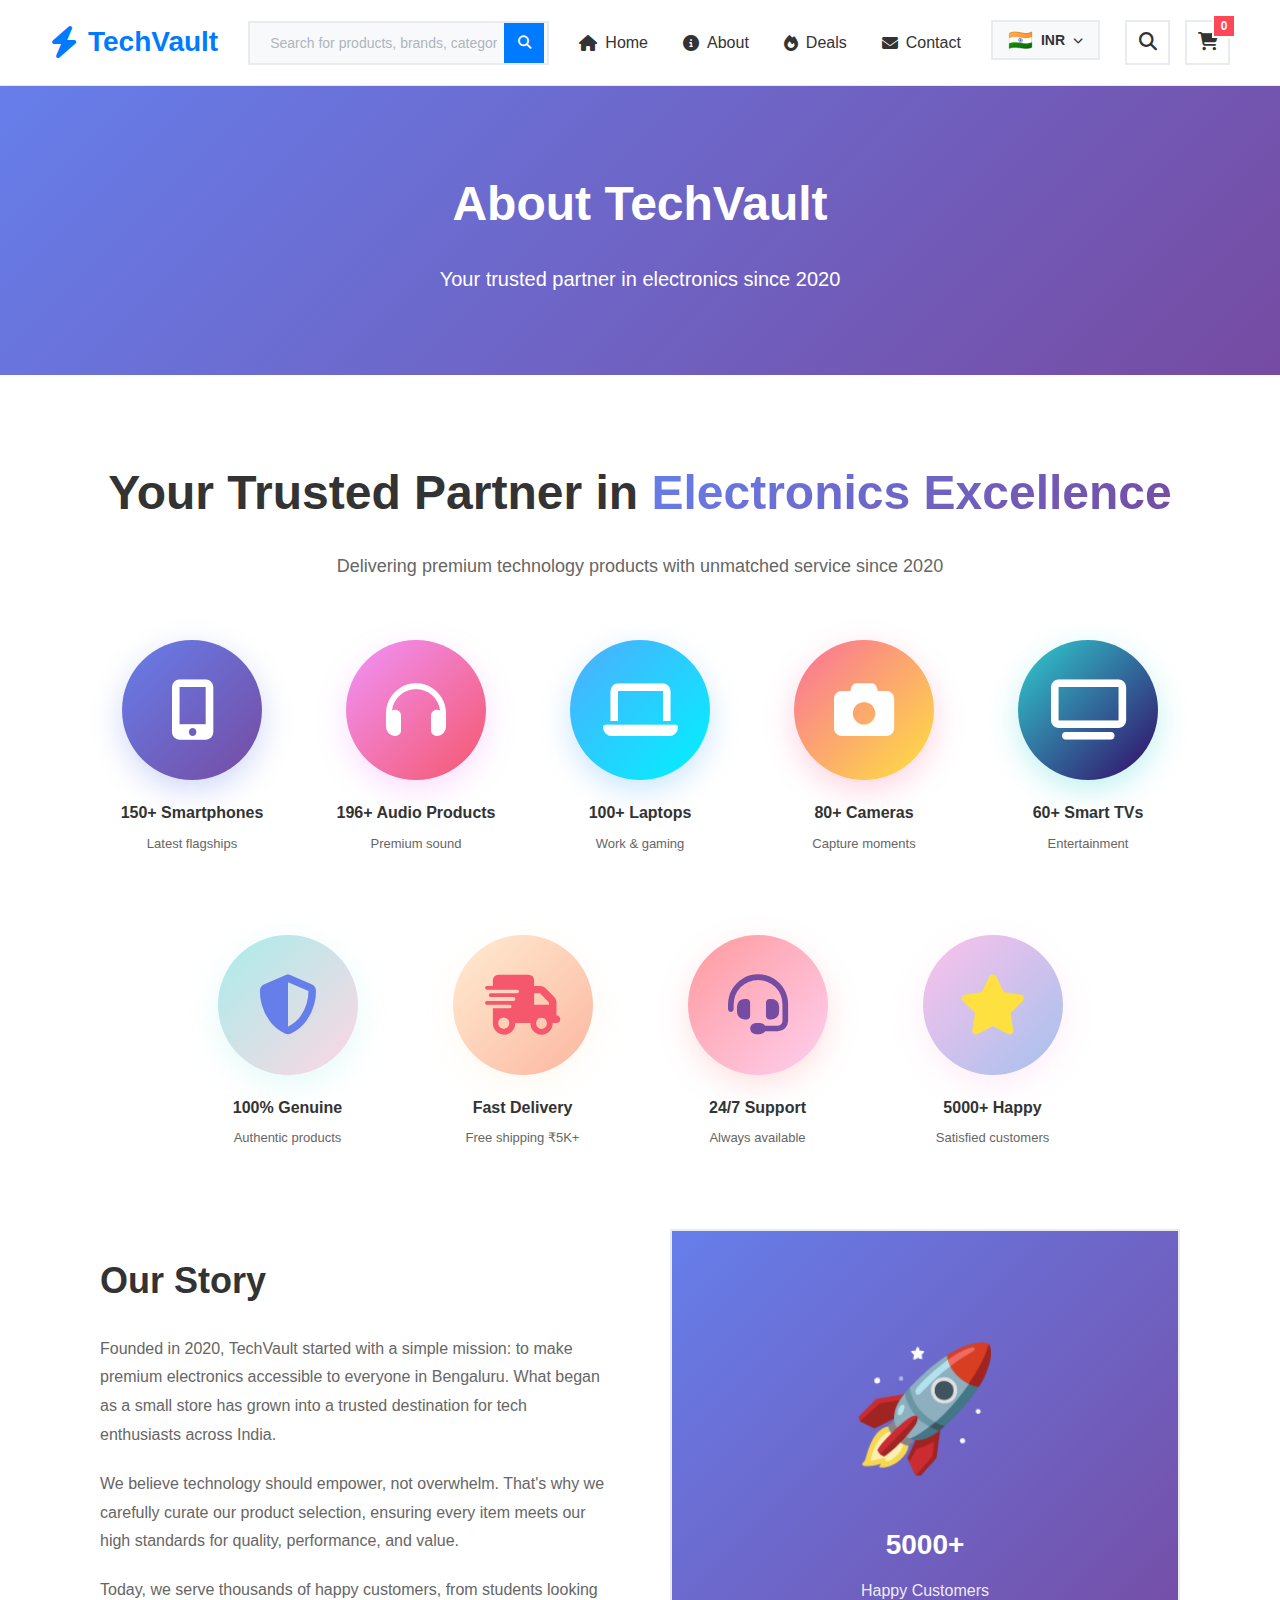
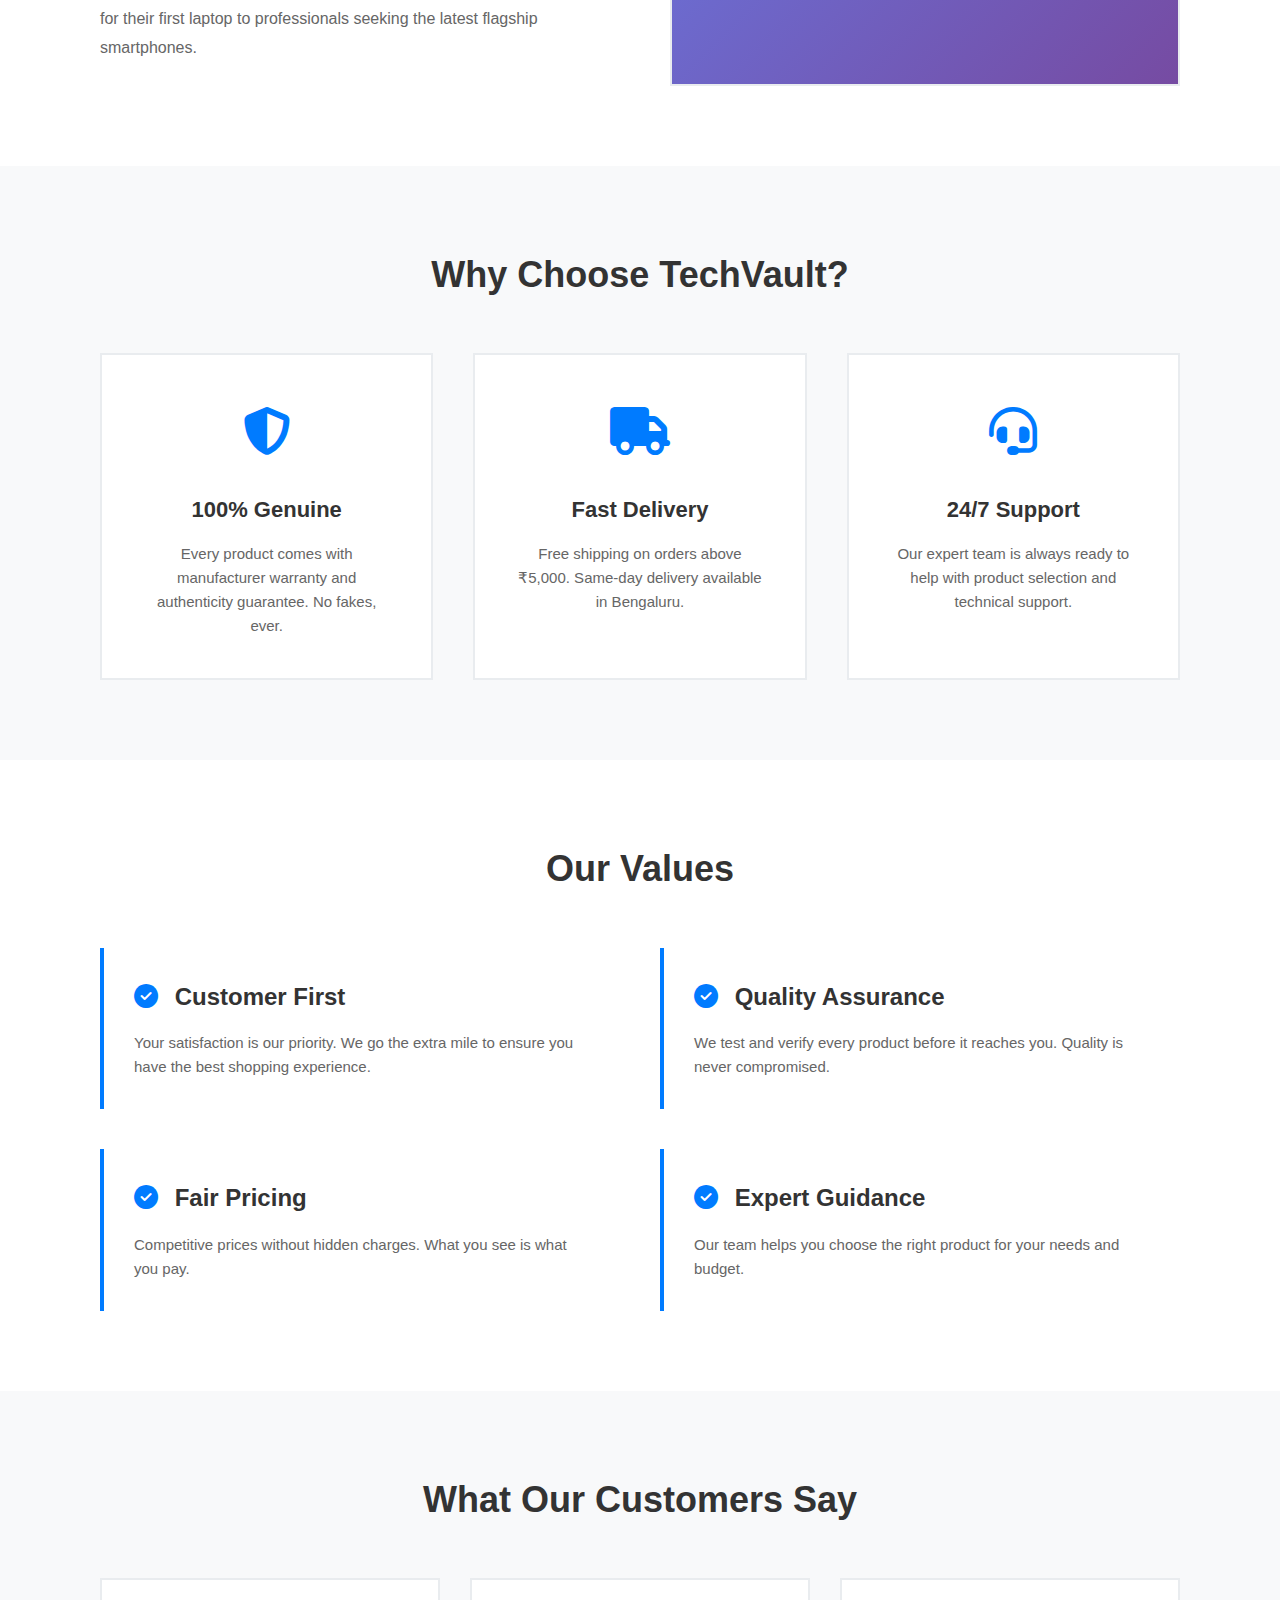
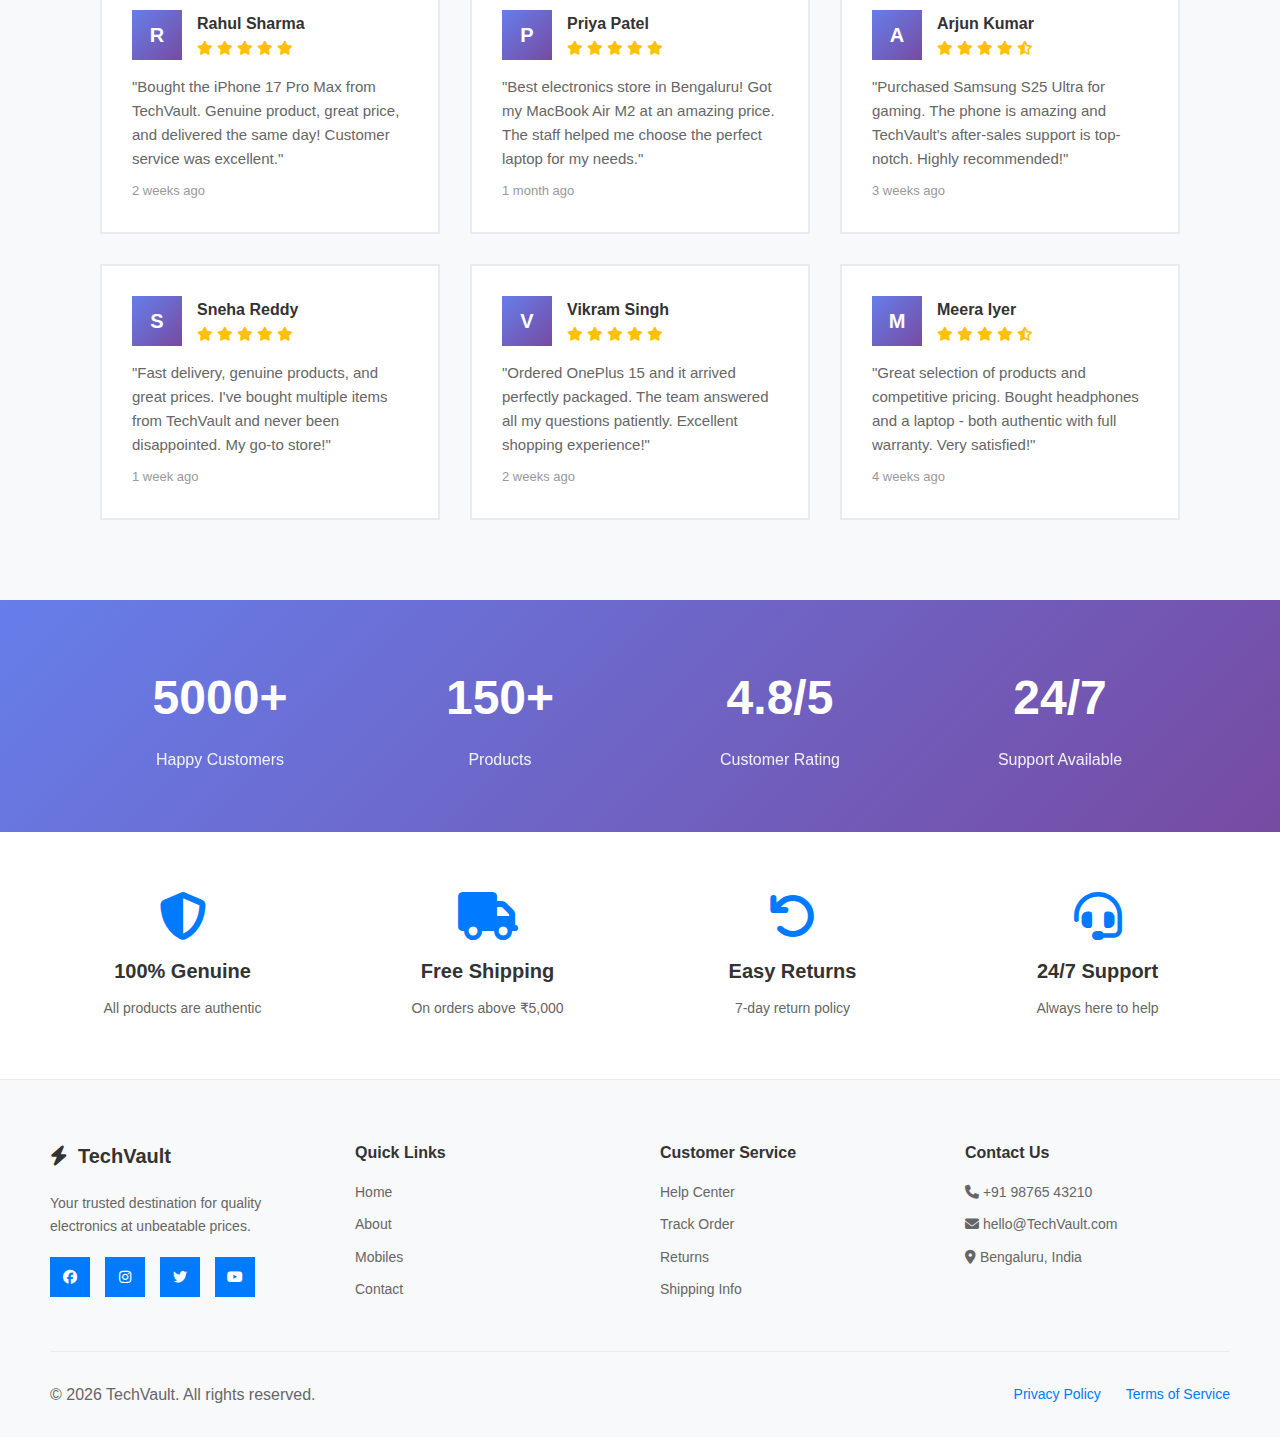
<file: about-page.html>
<!DOCTYPE html>
<html lang="en">
<head>
    <meta charset="UTF-8">
    <meta name="viewport" content="width=device-width, initial-scale=1.0">
    <title>About Us - TechVault</title>
    <link rel="stylesheet" href="style-simple.css">
    <link rel="stylesheet" href="https://cdnjs.cloudflare.com/ajax/libs/font-awesome/6.4.0/css/all.min.css">
    <script src="performance-utils.js" defer></script>
</head>
<body>
    <div class="main-container">
        <!-- Header Box -->
        <header class="header-box">
            <a href="index-simple.html" style="text-decoration: none; color: inherit;">
                <div class="logo">
                    <i class="fas fa-bolt"></i>
                    <span>TechVault</span>
                </div>
            </a>
            <div class="header-search" style="position: relative;">
                <input type="text" id="headerSearchInput" placeholder="Search for products, brands, categories..." autocomplete="off">
                <button class="search-btn" id="headerSearchBtn">
                    <i class="fas fa-search"></i>
                </button>
                <div id="searchSuggestions" style="display: none; position: absolute; top: 100%; left: 0; right: 50px; background: white; border: 2px solid #e9ecef; max-height: 400px; overflow-y: auto; z-index: 1000; box-shadow: 0 4px 12px rgba(0,0,0,0.15);"></div>
            </div>
            <nav class="nav-box">
                <a href="index-simple.html"><i class="fas fa-home"></i> Home</a>
                <a href="about-page.html"><i class="fas fa-info-circle"></i> About</a>
                <a href="deals.html"><i class="fas fa-fire"></i> Deals</a>
                <a href="#contact"><i class="fas fa-envelope"></i> Contact</a>
            </nav>
            <div class="header-actions">
                <div class="currency-selector">
                    <button class="currency-btn" id="currencyBtn" onclick="toggleCurrencyDropdown()">
                        <span class="currency-flag">🇮🇳</span>
                        <span class="currency-code">INR</span>
                        <i class="fas fa-chevron-down"></i>
                    </button>
                    <div class="currency-dropdown" id="currencyDropdown">
                        <div class="currency-option" onclick="changeCurrency('INR')">
                            <span class="currency-flag">🇮🇳</span>
                            <div class="currency-info">
                                <span class="currency-code">INR ₹</span>
                                <span class="currency-name">India</span>
                            </div>
                        </div>
                        <div class="currency-option" onclick="changeCurrency('USD')">
                            <span class="currency-flag">🇺🇸</span>
                            <div class="currency-info">
                                <span class="currency-code">US $</span>
                                <span class="currency-name">United States</span>
                            </div>
                        </div>
                        <div class="currency-option" onclick="changeCurrency('EUR')">
                            <span class="currency-flag">🇪🇺</span>
                            <div class="currency-info">
                                <span class="currency-code">EUR €</span>
                                <span class="currency-name">Europe</span>
                            </div>
                        </div>
                        <div class="currency-option" onclick="changeCurrency('GBP')">
                            <span class="currency-flag">🇬🇧</span>
                            <div class="currency-info">
                                <span class="currency-code">GBP £</span>
                                <span class="currency-name">United Kingdom</span>
                            </div>
                        </div>
                        <div class="currency-option" onclick="changeCurrency('AUD')">
                            <span class="currency-flag">🇦🇺</span>
                            <div class="currency-info">
                                <span class="currency-code">AU $</span>
                                <span class="currency-name">Australia</span>
                            </div>
                        </div>
                        <div class="currency-option" onclick="changeCurrency('CAD')">
                            <span class="currency-flag">🇨🇦</span>
                            <div class="currency-info">
                                <span class="currency-code">CA $</span>
                                <span class="currency-name">Canada</span>
                            </div>
                        </div>
                        <div class="currency-option" onclick="changeCurrency('AED')">
                            <span class="currency-flag">🇦🇪</span>
                            <div class="currency-info">
                                <span class="currency-code">AED</span>
                                <span class="currency-name">UAE</span>
                            </div>
                        </div>
                        <div class="currency-option" onclick="changeCurrency('SGD')">
                            <span class="currency-flag">🇸🇬</span>
                            <div class="currency-info">
                                <span class="currency-code">SG $</span>
                                <span class="currency-name">Singapore</span>
                            </div>
                        </div>
                    </div>
                </div>
                <button class="icon-button"><i class="fas fa-search"></i></button>
                <button class="icon-button" id="cartButton"><i class="fas fa-shopping-cart"></i><span class="badge" id="cartBadge">0</span></button>
            </div>
        </header>

        <!-- Page Header -->
        <section style="background: linear-gradient(135deg, #667eea 0%, #764ba2 100%); padding: 80px 50px; text-align: center; color: white;">
            <h1 style="font-size: 48px; margin-bottom: 20px;">About TechVault</h1>
            <p style="font-size: 20px;">Your trusted partner in electronics since 2020</p>
        </section>

        <!-- Our Story Section -->
        <section style="padding: 80px 50px; background: #fff;">
            <div class="container" style="max-width: 1200px; margin: 0 auto;">
                <div style="text-align: center; margin-bottom: 60px;">
                    <h2 style="font-size: 48px; margin-bottom: 20px; color: #333;">
                        Your Trusted Partner in <span style="background: linear-gradient(135deg, #667eea 0%, #764ba2 100%); -webkit-background-clip: text; -webkit-text-fill-color: transparent; background-clip: text;">Electronics Excellence</span>
                    </h2>
                    <p style="font-size: 18px; color: #666; max-width: 800px; margin: 0 auto;">
                        Delivering premium technology products with unmatched service since 2020
                    </p>
                </div>

                <!-- Icon Grid -->
                <div style="display: grid; grid-template-columns: repeat(5, 1fr); gap: 40px; margin-bottom: 80px;">
                    <div style="text-align: center;">
                        <div style="width: 140px; height: 140px; border-radius: 50%; background: linear-gradient(135deg, #667eea 0%, #764ba2 100%); display: flex; align-items: center; justify-content: center; margin: 0 auto 20px; box-shadow: 0 10px 30px rgba(102, 126, 234, 0.3);">
                            <i class="fas fa-mobile-alt" style="font-size: 60px; color: white;"></i>
                        </div>
                        <h4 style="font-size: 16px; font-weight: 600; color: #333; margin-bottom: 8px;">150+ Smartphones</h4>
                        <p style="font-size: 13px; color: #666;">Latest flagships</p>
                    </div>

                    <div style="text-align: center;">
                        <div style="width: 140px; height: 140px; border-radius: 50%; background: linear-gradient(135deg, #f093fb 0%, #f5576c 100%); display: flex; align-items: center; justify-content: center; margin: 0 auto 20px; box-shadow: 0 10px 30px rgba(240, 147, 251, 0.3);">
                            <i class="fas fa-headphones" style="font-size: 60px; color: white;"></i>
                        </div>
                        <h4 style="font-size: 16px; font-weight: 600; color: #333; margin-bottom: 8px;">196+ Audio Products</h4>
                        <p style="font-size: 13px; color: #666;">Premium sound</p>
                    </div>

                    <div style="text-align: center;">
                        <div style="width: 140px; height: 140px; border-radius: 50%; background: linear-gradient(135deg, #4facfe 0%, #00f2fe 100%); display: flex; align-items: center; justify-content: center; margin: 0 auto 20px; box-shadow: 0 10px 30px rgba(79, 172, 254, 0.3);">
                            <i class="fas fa-laptop" style="font-size: 60px; color: white;"></i>
                        </div>
                        <h4 style="font-size: 16px; font-weight: 600; color: #333; margin-bottom: 8px;">100+ Laptops</h4>
                        <p style="font-size: 13px; color: #666;">Work & gaming</p>
                    </div>

                    <div style="text-align: center;">
                        <div style="width: 140px; height: 140px; border-radius: 50%; background: linear-gradient(135deg, #fa709a 0%, #fee140 100%); display: flex; align-items: center; justify-content: center; margin: 0 auto 20px; box-shadow: 0 10px 30px rgba(250, 112, 154, 0.3);">
                            <i class="fas fa-camera" style="font-size: 60px; color: white;"></i>
                        </div>
                        <h4 style="font-size: 16px; font-weight: 600; color: #333; margin-bottom: 8px;">80+ Cameras</h4>
                        <p style="font-size: 13px; color: #666;">Capture moments</p>
                    </div>

                    <div style="text-align: center;">
                        <div style="width: 140px; height: 140px; border-radius: 50%; background: linear-gradient(135deg, #30cfd0 0%, #330867 100%); display: flex; align-items: center; justify-content: center; margin: 0 auto 20px; box-shadow: 0 10px 30px rgba(48, 207, 208, 0.3);">
                            <i class="fas fa-tv" style="font-size: 60px; color: white;"></i>
                        </div>
                        <h4 style="font-size: 16px; font-weight: 600; color: #333; margin-bottom: 8px;">60+ Smart TVs</h4>
                        <p style="font-size: 13px; color: #666;">Entertainment</p>
                    </div>
                </div>

                <!-- Second Row of Icons -->
                <div style="display: grid; grid-template-columns: repeat(4, 1fr); gap: 40px; max-width: 900px; margin: 0 auto 80px;">
                    <div style="text-align: center;">
                        <div style="width: 140px; height: 140px; border-radius: 50%; background: linear-gradient(135deg, #a8edea 0%, #fed6e3 100%); display: flex; align-items: center; justify-content: center; margin: 0 auto 20px; box-shadow: 0 10px 30px rgba(168, 237, 234, 0.3);">
                            <i class="fas fa-shield-alt" style="font-size: 60px; color: #667eea;"></i>
                        </div>
                        <h4 style="font-size: 16px; font-weight: 600; color: #333; margin-bottom: 8px;">100% Genuine</h4>
                        <p style="font-size: 13px; color: #666;">Authentic products</p>
                    </div>

                    <div style="text-align: center;">
                        <div style="width: 140px; height: 140px; border-radius: 50%; background: linear-gradient(135deg, #ffecd2 0%, #fcb69f 100%); display: flex; align-items: center; justify-content: center; margin: 0 auto 20px; box-shadow: 0 10px 30px rgba(255, 236, 210, 0.3);">
                            <i class="fas fa-shipping-fast" style="font-size: 60px; color: #f5576c;"></i>
                        </div>
                        <h4 style="font-size: 16px; font-weight: 600; color: #333; margin-bottom: 8px;">Fast Delivery</h4>
                        <p style="font-size: 13px; color: #666;">Free shipping ₹5K+</p>
                    </div>

                    <div style="text-align: center;">
                        <div style="width: 140px; height: 140px; border-radius: 50%; background: linear-gradient(135deg, #ff9a9e 0%, #fecfef 100%); display: flex; align-items: center; justify-content: center; margin: 0 auto 20px; box-shadow: 0 10px 30px rgba(255, 154, 158, 0.3);">
                            <i class="fas fa-headset" style="font-size: 60px; color: #764ba2;"></i>
                        </div>
                        <h4 style="font-size: 16px; font-weight: 600; color: #333; margin-bottom: 8px;">24/7 Support</h4>
                        <p style="font-size: 13px; color: #666;">Always available</p>
                    </div>

                    <div style="text-align: center;">
                        <div style="width: 140px; height: 140px; border-radius: 50%; background: linear-gradient(135deg, #fbc2eb 0%, #a6c1ee 100%); display: flex; align-items: center; justify-content: center; margin: 0 auto 20px; box-shadow: 0 10px 30px rgba(251, 194, 235, 0.3);">
                            <i class="fas fa-star" style="font-size: 60px; color: #fee140;"></i>
                        </div>
                        <h4 style="font-size: 16px; font-weight: 600; color: #333; margin-bottom: 8px;">5000+ Happy</h4>
                        <p style="font-size: 13px; color: #666;">Satisfied customers</p>
                    </div>
                </div>

                <!-- Story Content -->
                <div style="display: grid; grid-template-columns: 1fr 1fr; gap: 60px; align-items: center;">
                    <div>
                        <h2 style="font-size: 36px; margin-bottom: 25px; color: #333;">Our Story</h2>
                        <p style="font-size: 16px; line-height: 1.8; color: #666; margin-bottom: 20px;">
                            Founded in 2020, TechVault started with a simple mission: to make premium electronics accessible to everyone in Bengaluru. What began as a small store has grown into a trusted destination for tech enthusiasts across India.
                        </p>
                        <p style="font-size: 16px; line-height: 1.8; color: #666; margin-bottom: 20px;">
                            We believe technology should empower, not overwhelm. That's why we carefully curate our product selection, ensuring every item meets our high standards for quality, performance, and value.
                        </p>
                        <p style="font-size: 16px; line-height: 1.8; color: #666;">
                            Today, we serve thousands of happy customers, from students looking for their first laptop to professionals seeking the latest flagship smartphones.
                        </p>
                    </div>
                    <div style="background: linear-gradient(135deg, #667eea 0%, #764ba2 100%); padding: 80px; text-align: center; border: 2px solid #e9ecef;">
                        <div style="font-size: 120px; margin-bottom: 20px;">🚀</div>
                        <h3 style="font-size: 28px; color: white; margin-bottom: 10px;">5000+</h3>
                        <p style="font-size: 16px; color: rgba(255,255,255,0.9);">Happy Customers</p>
                    </div>
                </div>
            </div>
        </section>

        <!-- Why Choose Us Section -->
        <section style="padding: 80px 50px; background: #f8f9fa;">
            <div class="container" style="max-width: 1200px; margin: 0 auto;">
                <h2 style="font-size: 36px; text-align: center; margin-bottom: 50px; color: #333;">Why Choose TechVault?</h2>
                <div style="display: grid; grid-template-columns: repeat(3, 1fr); gap: 40px;">
                    <div style="background: white; padding: 40px; text-align: center; border: 2px solid #e9ecef;">
                        <div style="font-size: 48px; color: #007bff; margin-bottom: 20px;">
                            <i class="fas fa-shield-alt"></i>
                        </div>
                        <h3 style="font-size: 22px; margin-bottom: 15px; color: #333;">100% Genuine</h3>
                        <p style="font-size: 15px; line-height: 1.6; color: #666;">
                            Every product comes with manufacturer warranty and authenticity guarantee. No fakes, ever.
                        </p>
                    </div>
                    <div style="background: white; padding: 40px; text-align: center; border: 2px solid #e9ecef;">
                        <div style="font-size: 48px; color: #007bff; margin-bottom: 20px;">
                            <i class="fas fa-truck"></i>
                        </div>
                        <h3 style="font-size: 22px; margin-bottom: 15px; color: #333;">Fast Delivery</h3>
                        <p style="font-size: 15px; line-height: 1.6; color: #666;">
                            Free shipping on orders above ₹5,000. Same-day delivery available in Bengaluru.
                        </p>
                    </div>
                    <div style="background: white; padding: 40px; text-align: center; border: 2px solid #e9ecef;">
                        <div style="font-size: 48px; color: #007bff; margin-bottom: 20px;">
                            <i class="fas fa-headset"></i>
                        </div>
                        <h3 style="font-size: 22px; margin-bottom: 15px; color: #333;">24/7 Support</h3>
                        <p style="font-size: 15px; line-height: 1.6; color: #666;">
                            Our expert team is always ready to help with product selection and technical support.
                        </p>
                    </div>
                </div>
            </div>
        </section>

        <!-- Our Values Section -->
        <section style="padding: 80px 50px; background: white;">
            <div class="container" style="max-width: 1200px; margin: 0 auto;">
                <h2 style="font-size: 36px; text-align: center; margin-bottom: 50px; color: #333;">Our Values</h2>
                <div style="display: grid; grid-template-columns: 1fr 1fr; gap: 40px;">
                    <div style="padding: 30px; border-left: 4px solid #007bff;">
                        <h3 style="font-size: 24px; margin-bottom: 15px; color: #333;">
                            <i class="fas fa-check-circle" style="color: #007bff; margin-right: 10px;"></i>
                            Customer First
                        </h3>
                        <p style="font-size: 15px; line-height: 1.6; color: #666;">
                            Your satisfaction is our priority. We go the extra mile to ensure you have the best shopping experience.
                        </p>
                    </div>
                    <div style="padding: 30px; border-left: 4px solid #007bff;">
                        <h3 style="font-size: 24px; margin-bottom: 15px; color: #333;">
                            <i class="fas fa-check-circle" style="color: #007bff; margin-right: 10px;"></i>
                            Quality Assurance
                        </h3>
                        <p style="font-size: 15px; line-height: 1.6; color: #666;">
                            We test and verify every product before it reaches you. Quality is never compromised.
                        </p>
                    </div>
                    <div style="padding: 30px; border-left: 4px solid #007bff;">
                        <h3 style="font-size: 24px; margin-bottom: 15px; color: #333;">
                            <i class="fas fa-check-circle" style="color: #007bff; margin-right: 10px;"></i>
                            Fair Pricing
                        </h3>
                        <p style="font-size: 15px; line-height: 1.6; color: #666;">
                            Competitive prices without hidden charges. What you see is what you pay.
                        </p>
                    </div>
                    <div style="padding: 30px; border-left: 4px solid #007bff;">
                        <h3 style="font-size: 24px; margin-bottom: 15px; color: #333;">
                            <i class="fas fa-check-circle" style="color: #007bff; margin-right: 10px;"></i>
                            Expert Guidance
                        </h3>
                        <p style="font-size: 15px; line-height: 1.6; color: #666;">
                            Our team helps you choose the right product for your needs and budget.
                        </p>
                    </div>
                </div>
            </div>
        </section>

        <!-- Customer Reviews Section -->
        <section style="padding: 80px 50px; background: #f8f9fa;">
            <div class="container" style="max-width: 1200px; margin: 0 auto;">
                <h2 style="font-size: 36px; text-align: center; margin-bottom: 50px; color: #333;">What Our Customers Say</h2>
                <div style="display: grid; grid-template-columns: repeat(3, 1fr); gap: 30px;">
                    <!-- Review 1 -->
                    <div style="background: white; padding: 30px; border: 2px solid #e9ecef;">
                        <div style="display: flex; align-items: center; margin-bottom: 15px;">
                            <div style="width: 50px; height: 50px; background: linear-gradient(135deg, #667eea 0%, #764ba2 100%); display: flex; align-items: center; justify-content: center; color: white; font-size: 20px; font-weight: bold; margin-right: 15px;">R</div>
                            <div>
                                <div style="font-weight: bold; color: #333;">Rahul Sharma</div>
                                <div style="color: #ffc107; font-size: 14px;">
                                    <i class="fas fa-star"></i>
                                    <i class="fas fa-star"></i>
                                    <i class="fas fa-star"></i>
                                    <i class="fas fa-star"></i>
                                    <i class="fas fa-star"></i>
                                </div>
                            </div>
                        </div>
                        <p style="font-size: 15px; line-height: 1.6; color: #666; margin-bottom: 10px;">
                            "Bought the iPhone 17 Pro Max from TechVault. Genuine product, great price, and delivered the same day! Customer service was excellent."
                        </p>
                        <div style="font-size: 13px; color: #999;">2 weeks ago</div>
                    </div>

                    <!-- Review 2 -->
                    <div style="background: white; padding: 30px; border: 2px solid #e9ecef;">
                        <div style="display: flex; align-items: center; margin-bottom: 15px;">
                            <div style="width: 50px; height: 50px; background: linear-gradient(135deg, #667eea 0%, #764ba2 100%); display: flex; align-items: center; justify-content: center; color: white; font-size: 20px; font-weight: bold; margin-right: 15px;">P</div>
                            <div>
                                <div style="font-weight: bold; color: #333;">Priya Patel</div>
                                <div style="color: #ffc107; font-size: 14px;">
                                    <i class="fas fa-star"></i>
                                    <i class="fas fa-star"></i>
                                    <i class="fas fa-star"></i>
                                    <i class="fas fa-star"></i>
                                    <i class="fas fa-star"></i>
                                </div>
                            </div>
                        </div>
                        <p style="font-size: 15px; line-height: 1.6; color: #666; margin-bottom: 10px;">
                            "Best electronics store in Bengaluru! Got my MacBook Air M2 at an amazing price. The staff helped me choose the perfect laptop for my needs."
                        </p>
                        <div style="font-size: 13px; color: #999;">1 month ago</div>
                    </div>

                    <!-- Review 3 -->
                    <div style="background: white; padding: 30px; border: 2px solid #e9ecef;">
                        <div style="display: flex; align-items: center; margin-bottom: 15px;">
                            <div style="width: 50px; height: 50px; background: linear-gradient(135deg, #667eea 0%, #764ba2 100%); display: flex; align-items: center; justify-content: center; color: white; font-size: 20px; font-weight: bold; margin-right: 15px;">A</div>
                            <div>
                                <div style="font-weight: bold; color: #333;">Arjun Kumar</div>
                                <div style="color: #ffc107; font-size: 14px;">
                                    <i class="fas fa-star"></i>
                                    <i class="fas fa-star"></i>
                                    <i class="fas fa-star"></i>
                                    <i class="fas fa-star"></i>
                                    <i class="fas fa-star-half-alt"></i>
                                </div>
                            </div>
                        </div>
                        <p style="font-size: 15px; line-height: 1.6; color: #666; margin-bottom: 10px;">
                            "Purchased Samsung S25 Ultra for gaming. The phone is amazing and TechVault's after-sales support is top-notch. Highly recommended!"
                        </p>
                        <div style="font-size: 13px; color: #999;">3 weeks ago</div>
                    </div>

                    <!-- Review 4 -->
                    <div style="background: white; padding: 30px; border: 2px solid #e9ecef;">
                        <div style="display: flex; align-items: center; margin-bottom: 15px;">
                            <div style="width: 50px; height: 50px; background: linear-gradient(135deg, #667eea 0%, #764ba2 100%); display: flex; align-items: center; justify-content: center; color: white; font-size: 20px; font-weight: bold; margin-right: 15px;">S</div>
                            <div>
                                <div style="font-weight: bold; color: #333;">Sneha Reddy</div>
                                <div style="color: #ffc107; font-size: 14px;">
                                    <i class="fas fa-star"></i>
                                    <i class="fas fa-star"></i>
                                    <i class="fas fa-star"></i>
                                    <i class="fas fa-star"></i>
                                    <i class="fas fa-star"></i>
                                </div>
                            </div>
                        </div>
                        <p style="font-size: 15px; line-height: 1.6; color: #666; margin-bottom: 10px;">
                            "Fast delivery, genuine products, and great prices. I've bought multiple items from TechVault and never been disappointed. My go-to store!"
                        </p>
                        <div style="font-size: 13px; color: #999;">1 week ago</div>
                    </div>

                    <!-- Review 5 -->
                    <div style="background: white; padding: 30px; border: 2px solid #e9ecef;">
                        <div style="display: flex; align-items: center; margin-bottom: 15px;">
                            <div style="width: 50px; height: 50px; background: linear-gradient(135deg, #667eea 0%, #764ba2 100%); display: flex; align-items: center; justify-content: center; color: white; font-size: 20px; font-weight: bold; margin-right: 15px;">V</div>
                            <div>
                                <div style="font-weight: bold; color: #333;">Vikram Singh</div>
                                <div style="color: #ffc107; font-size: 14px;">
                                    <i class="fas fa-star"></i>
                                    <i class="fas fa-star"></i>
                                    <i class="fas fa-star"></i>
                                    <i class="fas fa-star"></i>
                                    <i class="fas fa-star"></i>
                                </div>
                            </div>
                        </div>
                        <p style="font-size: 15px; line-height: 1.6; color: #666; margin-bottom: 10px;">
                            "Ordered OnePlus 15 and it arrived perfectly packaged. The team answered all my questions patiently. Excellent shopping experience!"
                        </p>
                        <div style="font-size: 13px; color: #999;">2 weeks ago</div>
                    </div>

                    <!-- Review 6 -->
                    <div style="background: white; padding: 30px; border: 2px solid #e9ecef;">
                        <div style="display: flex; align-items: center; margin-bottom: 15px;">
                            <div style="width: 50px; height: 50px; background: linear-gradient(135deg, #667eea 0%, #764ba2 100%); display: flex; align-items: center; justify-content: center; color: white; font-size: 20px; font-weight: bold; margin-right: 15px;">M</div>
                            <div>
                                <div style="font-weight: bold; color: #333;">Meera Iyer</div>
                                <div style="color: #ffc107; font-size: 14px;">
                                    <i class="fas fa-star"></i>
                                    <i class="fas fa-star"></i>
                                    <i class="fas fa-star"></i>
                                    <i class="fas fa-star"></i>
                                    <i class="fas fa-star-half-alt"></i>
                                </div>
                            </div>
                        </div>
                        <p style="font-size: 15px; line-height: 1.6; color: #666; margin-bottom: 10px;">
                            "Great selection of products and competitive pricing. Bought headphones and a laptop - both authentic with full warranty. Very satisfied!"
                        </p>
                        <div style="font-size: 13px; color: #999;">4 weeks ago</div>
                    </div>
                </div>
            </div>
        </section>

        <!-- Stats Section -->
        <section style="padding: 60px 50px; background: linear-gradient(135deg, #667eea 0%, #764ba2 100%); color: white;">
            <div class="container" style="max-width: 1200px; margin: 0 auto;">
                <div style="display: grid; grid-template-columns: repeat(4, 1fr); gap: 40px; text-align: center;">
                    <div>
                        <div style="font-size: 48px; font-weight: bold; margin-bottom: 10px;">5000+</div>
                        <div style="font-size: 16px; opacity: 0.9;">Happy Customers</div>
                    </div>
                    <div>
                        <div style="font-size: 48px; font-weight: bold; margin-bottom: 10px;">150+</div>
                        <div style="font-size: 16px; opacity: 0.9;">Products</div>
                    </div>
                    <div>
                        <div style="font-size: 48px; font-weight: bold; margin-bottom: 10px;">4.8/5</div>
                        <div style="font-size: 16px; opacity: 0.9;">Customer Rating</div>
                    </div>
                    <div>
                        <div style="font-size: 48px; font-weight: bold; margin-bottom: 10px;">24/7</div>
                        <div style="font-size: 16px; opacity: 0.9;">Support Available</div>
                    </div>
                </div>
            </div>
        </section>

        <!-- Trust Box -->
        <section class="trust-box">
            <div class="trust-grid">
                <div class="trust-item">
                    <i class="fas fa-shield-alt"></i>
                    <h3>100% Genuine</h3>
                    <p>All products are authentic</p>
                </div>
                <div class="trust-item">
                    <i class="fas fa-truck"></i>
                    <h3>Free Shipping</h3>
                    <p>On orders above ₹5,000</p>
                </div>
                <div class="trust-item">
                    <i class="fas fa-undo"></i>
                    <h3>Easy Returns</h3>
                    <p>7-day return policy</p>
                </div>
                <div class="trust-item">
                    <i class="fas fa-headset"></i>
                    <h3>24/7 Support</h3>
                    <p>Always here to help</p>
                </div>
            </div>
        </section>

        <!-- Footer Box -->
        <footer class="footer-box">
            <div class="footer-content">
                <div class="footer-section">
                    <h3><i class="fas fa-bolt"></i> TechVault</h3>
                    <p>Your trusted destination for quality electronics at unbeatable prices.</p>
                    <div class="social-links">
                        <a href="#"><i class="fab fa-facebook"></i></a>
                        <a href="#"><i class="fab fa-instagram"></i></a>
                        <a href="#"><i class="fab fa-twitter"></i></a>
                        <a href="#"><i class="fab fa-youtube"></i></a>
                    </div>
                </div>
                <div class="footer-section">
                    <h4>Quick Links</h4>
                    <a href="index-simple.html">Home</a>
                    <a href="about-page.html">About</a>
                    <a href="mobiles.html">Mobiles</a>
                    <a href="#contact">Contact</a>
                </div>
                <div class="footer-section">
                    <h4>Customer Service</h4>
                    <a href="#">Help Center</a>
                    <a href="#">Track Order</a>
                    <a href="#">Returns</a>
                    <a href="#">Shipping Info</a>
                </div>
                <div class="footer-section">
                    <h4>Contact Us</h4>
                    <p><i class="fas fa-phone"></i> +91 98765 43210</p>
                    <p><i class="fas fa-envelope"></i> hello@TechVault.com</p>
                    <p><i class="fas fa-map-marker-alt"></i> Bengaluru, India</p>
                </div>
            </div>
            <div class="footer-bottom">
                <p>&copy; 2026 TechVault. All rights reserved.</p>
                <div class="footer-links">
                    <a href="#privacy">Privacy Policy</a>
                    <a href="#terms">Terms of Service</a>
                </div>
            </div>
        </footer>
    </div>

    <script>
        // Currency functionality (same as other pages)
        const currencies = {
            'INR': { symbol: '₹', rate: 1, flag: '🇮🇳', name: 'Indian Rupee' },
            'USD': { symbol: '$', rate: 0.012, flag: '🇺🇸', name: 'US Dollar' },
            'EUR': { symbol: '€', rate: 0.011, flag: '🇪🇺', name: 'Euro' },
            'GBP': { symbol: '£', rate: 0.0095, flag: '🇬🇧', name: 'British Pound' },
            'AUD': { symbol: 'A$', rate: 0.018, flag: '🇦🇺', name: 'Australian Dollar' },
            'CAD': { symbol: 'C$', rate: 0.016, flag: '🇨🇦', name: 'Canadian Dollar' },
            'AED': { symbol: 'AED', rate: 0.044, flag: '🇦🇪', name: 'UAE Dirham' },
            'SGD': { symbol: 'S$', rate: 0.016, flag: '🇸🇬', name: 'Singapore Dollar' }
        };

        let currentCurrency = 'INR';

        // Live Search Functionality - redirect to appropriate page
        function initializeSearch() {
            const searchInput = document.getElementById('headerSearchInput');
            const searchSuggestions = document.getElementById('searchSuggestions');
            
            if (searchInput && searchSuggestions) {
                searchInput.addEventListener('input', function(e) {
                    const searchTerm = e.target.value.toLowerCase().trim();
                    
                    if (searchTerm === '') {
                        searchSuggestions.style.display = 'none';
                        return;
                    }
                    
                    // Show suggestions for different categories
                    const suggestions = [
                        { name: 'Search Mobiles', icon: 'fa-mobile-alt', link: 'mobiles.html', description: 'Browse 150+ smartphones' },
                        { name: 'Search Audio Products', icon: 'fa-headphones', link: 'audio.html', description: 'Browse 196+ audio products' },
                        { name: 'Search Laptops', icon: 'fa-laptop', link: 'laptops.html', description: 'Browse laptops' },
                        { name: 'Search Cameras', icon: 'fa-camera', link: 'cameras.html', description: 'Browse cameras' }
                    ];
                    
                    searchSuggestions.innerHTML = suggestions.map(item => `
                        <div class="search-suggestion-item" style="display: flex; align-items: center; padding: 12px 15px; border-bottom: 1px solid #f0f0f0; cursor: pointer; transition: background 0.2s;" 
                             onmouseover="this.style.background='#f8f9fa'" 
                             onmouseout="this.style.background='white'"
                             onclick="window.location.href='${item.link}'">
                            <i class="fas ${item.icon}" style="font-size: 24px; color: #007bff; margin-right: 15px;"></i>
                            <div style="flex: 1;">
                                <div style="font-weight: 600; color: #333; font-size: 14px; margin-bottom: 3px;">${item.name}</div>
                                <div style="font-size: 12px; color: #666;">${item.description}</div>
                            </div>
                            <i class="fas fa-arrow-right" style="color: #999;"></i>
                        </div>
                    `).join('');
                    
                    searchSuggestions.style.display = 'block';
                });
                
                // Close suggestions when clicking outside
                document.addEventListener('click', function(e) {
                    if (!searchInput.contains(e.target) && !searchSuggestions.contains(e.target)) {
                        searchSuggestions.style.display = 'none';
                    }
                });
                
                // Show suggestions when clicking on search input
                searchInput.addEventListener('focus', function() {
                    if (searchInput.value.trim() !== '') {
                        searchInput.dispatchEvent(new Event('input'));
                    }
                });
            }
        }

        function changeCurrency(newCurrency) {
            currentCurrency = newCurrency;
            localStorage.setItem('selectedCurrency', newCurrency);
            updateCurrencyDisplay();
            closeCurrencyDropdown();
        }

        function updateCurrencyDisplay() {
            const currencyBtn = document.getElementById('currencyBtn');
            if (currencyBtn) {
                const currency = currencies[currentCurrency];
                currencyBtn.innerHTML = `
                    <span class="currency-flag">${currency.flag}</span>
                    <span class="currency-code">${currentCurrency}</span>
                    <i class="fas fa-chevron-down"></i>
                `;
            }
        }

        function toggleCurrencyDropdown() {
            const dropdown = document.getElementById('currencyDropdown');
            dropdown.classList.toggle('active');
        }

        function closeCurrencyDropdown() {
            const dropdown = document.getElementById('currencyDropdown');
            dropdown.classList.remove('active');
        }

        document.addEventListener('DOMContentLoaded', function() {
            const savedCurrency = localStorage.getItem('selectedCurrency');
            if (savedCurrency && currencies[savedCurrency]) {
                currentCurrency = savedCurrency;
            }
            updateCurrencyDisplay();
            initializeSearch();
            updateCartBadge();
            
            document.addEventListener('click', function(e) {
                const currencySelector = document.querySelector('.currency-selector');
                if (currencySelector && !currencySelector.contains(e.target)) {
                    closeCurrencyDropdown();
                }
            });
        });

        // Update cart badge from localStorage
        function updateCartBadge() {
            const shoppingCart = JSON.parse(localStorage.getItem('shoppingCart')) || [];
            const cartBadge = document.getElementById('cartBadge');
            if (cartBadge) {
                const totalItems = shoppingCart.reduce((sum, item) => sum + (item.quantity || 1), 0);
                cartBadge.textContent = totalItems;
            }
        }

        // Cart button click handler
        document.addEventListener('DOMContentLoaded', function() {
            const cartButton = document.getElementById('cartButton');
            if (cartButton) {
                cartButton.onclick = function() {
                    alert('Cart feature - items saved in localStorage');
                };
            }
        });
    </script>
</body>
</html>
</file>
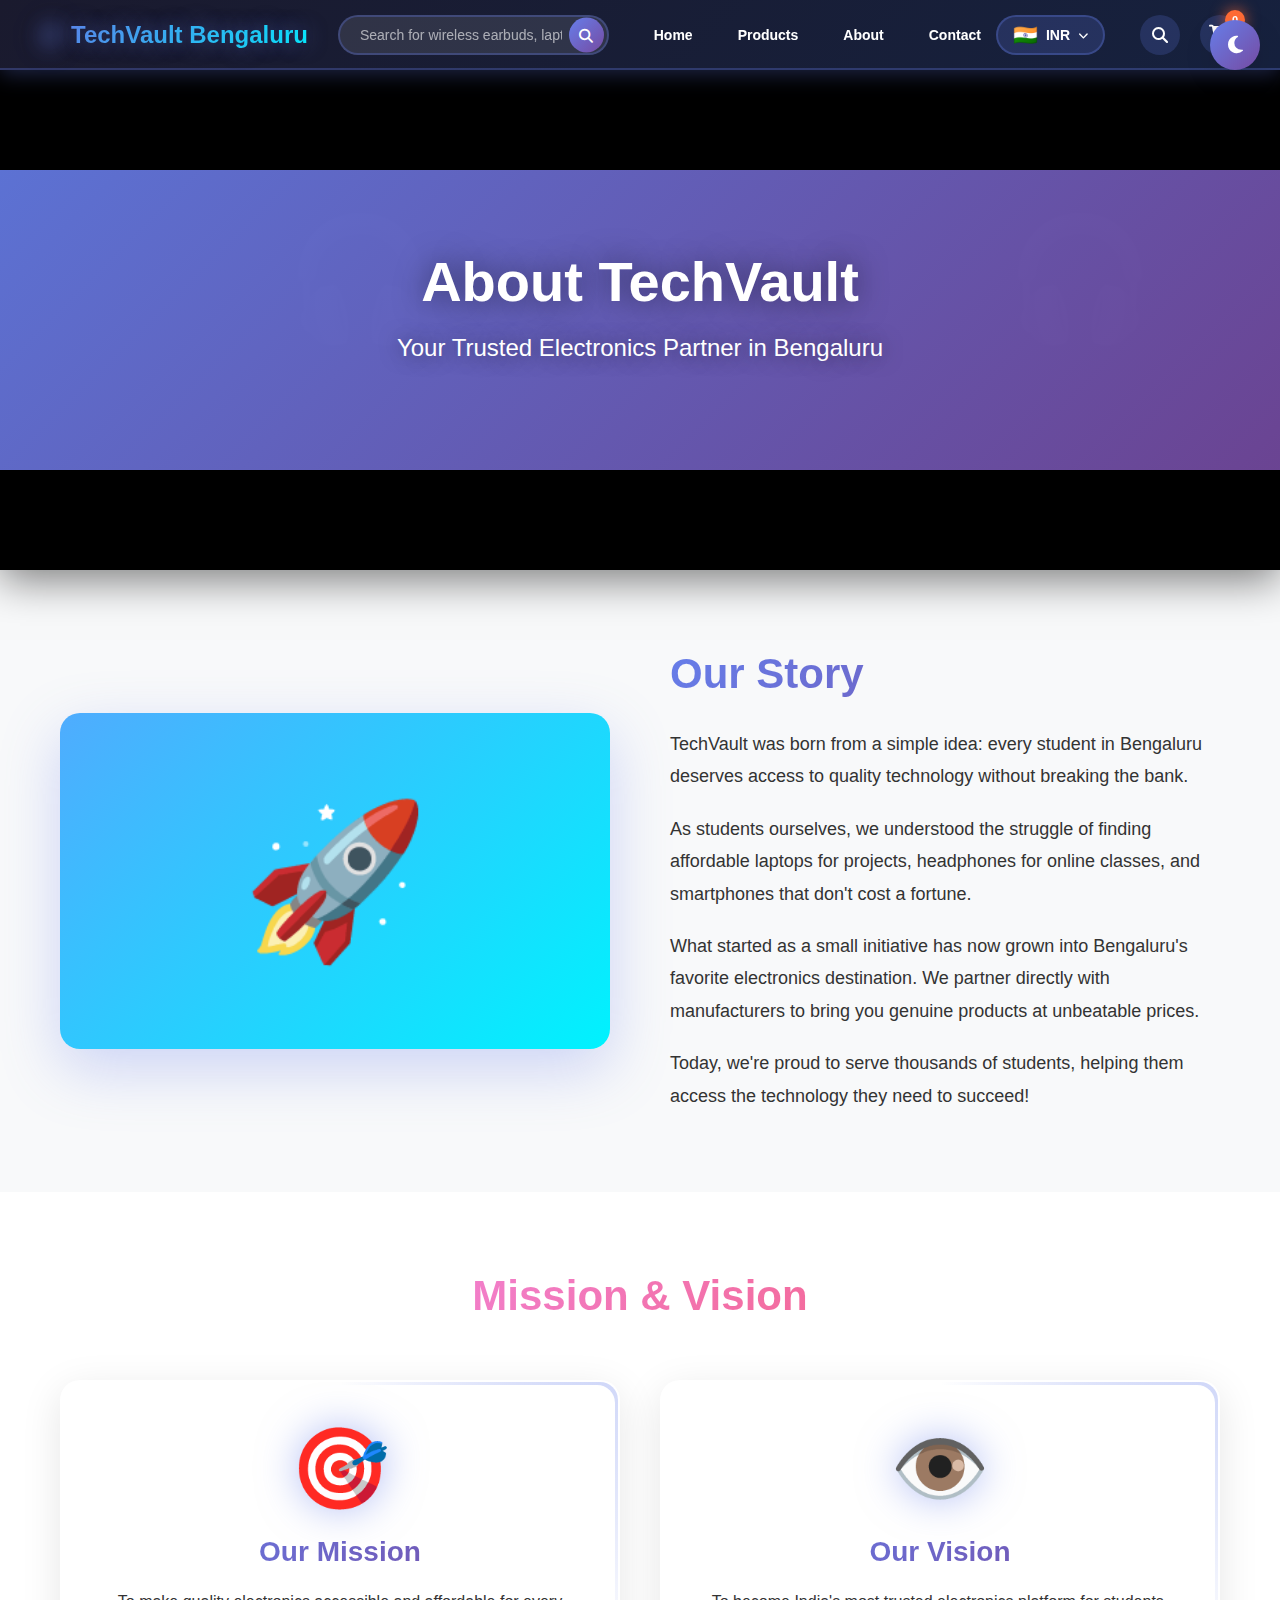
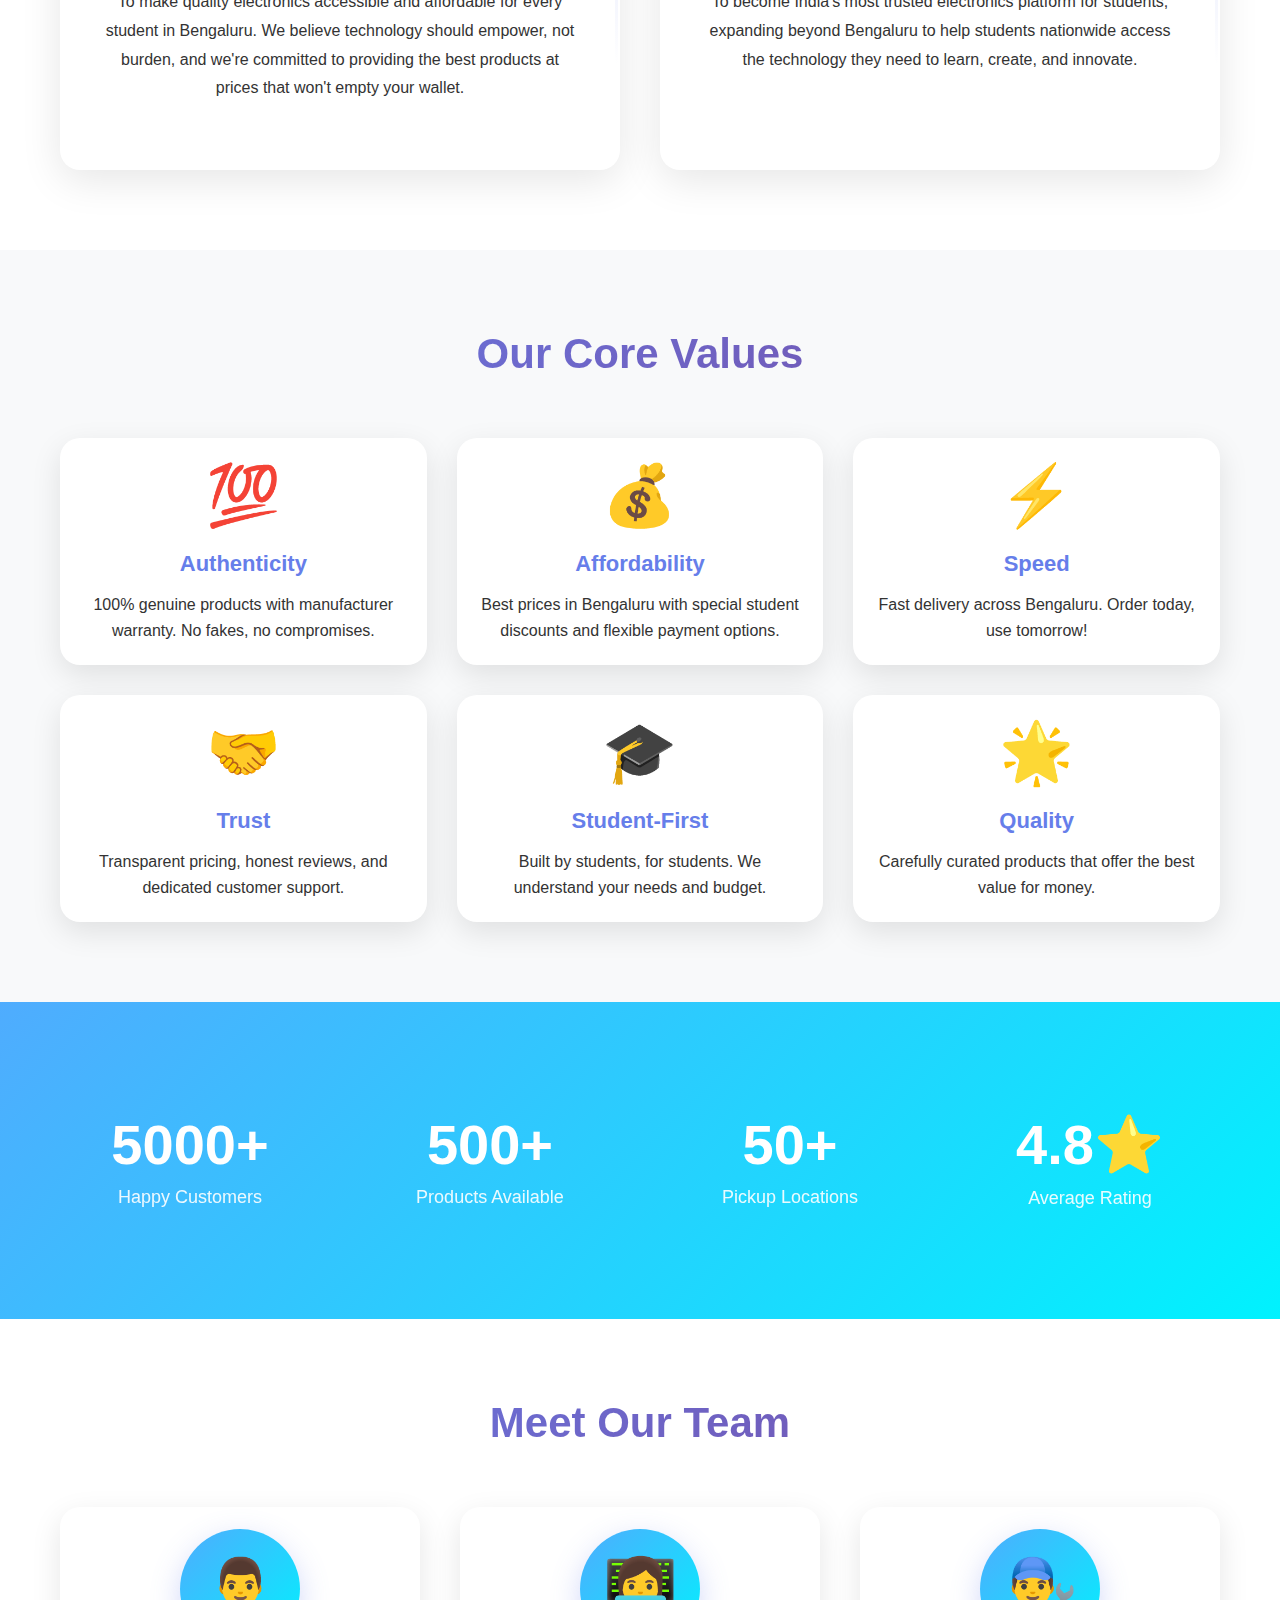
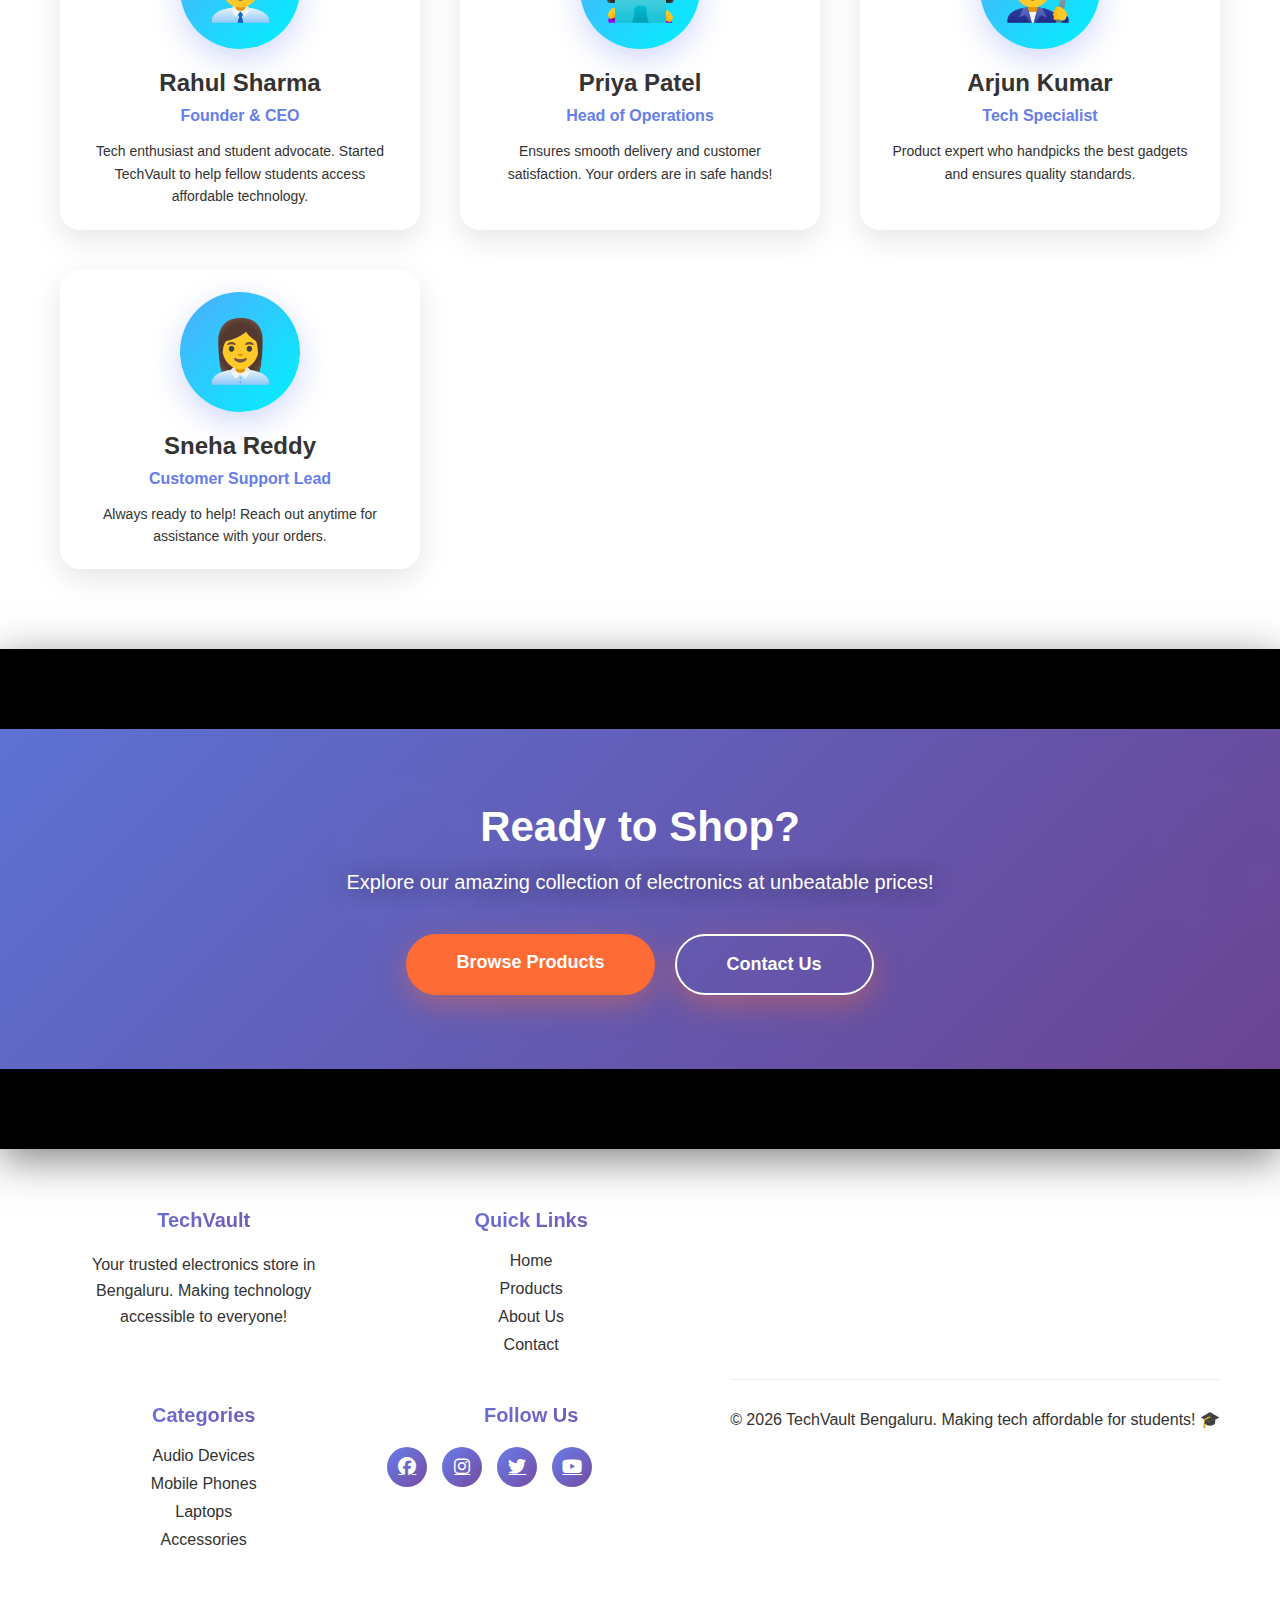
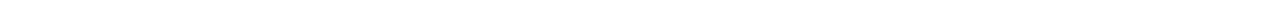
<file: about.html>
<!DOCTYPE html>
<html lang="en">
<head>
    <meta charset="UTF-8">
    <meta name="viewport" content="width=device-width, initial-scale=1.0">
    <title>About Us - TechVault Bengaluru</title>
    <link rel="stylesheet" href="style.css">
    <link rel="stylesheet" href="https://cdnjs.cloudflare.com/ajax/libs/font-awesome/6.4.0/css/all.min.css">
</head>
<body>
    <!-- Dark Mode Toggle -->
    <button class="dark-mode-toggle" id="darkModeToggle">
        <i class="fas fa-moon"></i>
    </button>

    <!-- Search Bar -->
    <div class="search-overlay" id="searchOverlay">
        <div class="search-container">
            <input type="text" id="searchInput" placeholder="Search for products..." autocomplete="off">
            <button class="search-close" id="searchClose"><i class="fas fa-times"></i></button>
            <div class="search-results" id="searchResults"></div>
        </div>
    </div>

    <!-- Product Detail Modal -->
    <div class="modal" id="productModal">
        <div class="modal-content">
            <span class="modal-close" id="modalClose">&times;</span>
            <div class="modal-body" id="modalBody"></div>
        </div>
    </div>

    <!-- Navigation - Header Box -->
    <nav class="navbar">
        <div class="container">
            <a href="index.html" style="text-decoration: none; color: inherit;">
                <div class="logo">
                    <i class="fas fa-bolt"></i>
                    <span>TechVault Bengaluru</span>
                </div>
            </a>
            <!-- Mega Search in Header -->
            <div class="navbar-search">
                <input type="text" id="navbarSearchInput" placeholder="Search for wireless earbuds, laptops, phones..." autocomplete="off">
                <button class="navbar-search-btn" id="navbarSearchBtn">
                    <i class="fas fa-search"></i>
                </button>
            </div>
            <ul class="nav-links">
                <li><a href="index.html">Home</a></li>
                <li><a href="products.html">Products</a></li>
                <li><a href="about.html">About</a></li>
                <li><a href="contact.html">Contact</a></li>
            </ul>
            <div class="nav-icons">
                <div class="currency-selector">
                    <button class="currency-btn" id="currencyBtn" onclick="toggleCurrencyDropdown()">
                        <span class="currency-flag">🇮🇳</span>
                        <span class="currency-code">INR</span>
                        <i class="fas fa-chevron-down"></i>
                    </button>
                    <div class="currency-dropdown" id="currencyDropdown">
                        <div class="currency-option" onclick="changeCurrency('INR')">
                            <span class="currency-flag">🇮🇳</span>
                            <div class="currency-info">
                                <span class="currency-code">INR ₹</span>
                                <span class="currency-name">India</span>
                            </div>
                        </div>
                        <div class="currency-option" onclick="changeCurrency('USD')">
                            <span class="currency-flag">🇺🇸</span>
                            <div class="currency-info">
                                <span class="currency-code">US $</span>
                                <span class="currency-name">United States</span>
                            </div>
                        </div>
                        <div class="currency-option" onclick="changeCurrency('EUR')">
                            <span class="currency-flag">🇪🇺</span>
                            <div class="currency-info">
                                <span class="currency-code">EUR €</span>
                                <span class="currency-name">Europe</span>
                            </div>
                        </div>
                        <div class="currency-option" onclick="changeCurrency('GBP')">
                            <span class="currency-flag">🇬🇧</span>
                            <div class="currency-info">
                                <span class="currency-code">GBP £</span>
                                <span class="currency-name">United Kingdom</span>
                            </div>
                        </div>
                        <div class="currency-option" onclick="changeCurrency('AUD')">
                            <span class="currency-flag">🇦🇺</span>
                            <div class="currency-info">
                                <span class="currency-code">AU $</span>
                                <span class="currency-name">Australia</span>
                            </div>
                        </div>
                        <div class="currency-option" onclick="changeCurrency('CAD')">
                            <span class="currency-flag">🇨🇦</span>
                            <div class="currency-info">
                                <span class="currency-code">CA $</span>
                                <span class="currency-name">Canada</span>
                            </div>
                        </div>
                        <div class="currency-option" onclick="changeCurrency('AED')">
                            <span class="currency-flag">🇦🇪</span>
                            <div class="currency-info">
                                <span class="currency-code">AED</span>
                                <span class="currency-name">UAE</span>
                            </div>
                        </div>
                        <div class="currency-option" onclick="changeCurrency('SGD')">
                            <span class="currency-flag">🇸🇬</span>
                            <div class="currency-info">
                                <span class="currency-code">SG $</span>
                                <span class="currency-name">Singapore</span>
                            </div>
                        </div>
                    </div>
                </div>
                <button class="search-icon" id="searchIcon">
                    <i class="fas fa-search"></i>
                </button>
                <div class="cart-icon">
                    <i class="fas fa-shopping-cart"></i>
                    <span class="cart-count">0</span>
                </div>
            </div>
        </div>
    </nav>

    <!-- Hero Section -->
    <section class="hero" style="min-height: 400px; padding: 100px 0;">
        <div class="hero-slide hero-slide-1 active" style="position: relative; opacity: 1;">
            <div class="hero-slide-content">
                <h1>About TechVault</h1>
                <p>Your Trusted Electronics Partner in Bengaluru</p>
            </div>
        </div>
    </section>

    <!-- Our Story Box -->
    <section style="padding: 80px 0; background: var(--bg-color);">
        <div class="container">
            <div style="display: grid; grid-template-columns: 1fr 1fr; gap: 60px; align-items: center;">
                <div style="background: var(--accent-gradient); border-radius: 20px; padding: 80px; text-align: center; font-size: 150px; box-shadow: 0 20px 60px rgba(102, 126, 234, 0.3);">
                    🚀
                </div>
                <div>
                    <h2 style="font-size: 42px; margin-bottom: 30px; background: var(--primary-gradient); background-clip: text; -webkit-background-clip: text; -webkit-text-fill-color: transparent;">Our Story</h2>
                    <p style="font-size: 18px; line-height: 1.8; margin-bottom: 20px; color: var(--text-color);">TechVault was born from a simple idea: every student in Bengaluru deserves access to quality technology without breaking the bank.</p>
                    <p style="font-size: 18px; line-height: 1.8; margin-bottom: 20px; color: var(--text-color);">As students ourselves, we understood the struggle of finding affordable laptops for projects, headphones for online classes, and smartphones that don't cost a fortune.</p>
                    <p style="font-size: 18px; line-height: 1.8; margin-bottom: 20px; color: var(--text-color);">What started as a small initiative has now grown into Bengaluru's favorite electronics destination. We partner directly with manufacturers to bring you genuine products at unbeatable prices.</p>
                    <p style="font-size: 18px; line-height: 1.8; color: var(--text-color);">Today, we're proud to serve thousands of students, helping them access the technology they need to succeed!</p>
                </div>
            </div>
        </div>
    </section>

    <!-- Mission & Vision Boxes -->
    <section style="padding: 80px 0; background: var(--card-bg);">
        <div class="container">
            <h2 style="font-size: 42px; text-align: center; margin-bottom: 60px; background: var(--secondary-gradient); background-clip: text; -webkit-background-clip: text; -webkit-text-fill-color: transparent;">Mission & Vision</h2>
            <div style="display: grid; grid-template-columns: repeat(auto-fit, minmax(400px, 1fr)); gap: 40px;">
                <div class="promo-box">
                    <div class="promo-box-content">
                        <div class="promo-icon" style="font-size: 80px; margin-bottom: 20px;">🎯</div>
                        <h3 style="font-size: 28px; margin-bottom: 20px; background: var(--primary-gradient); background-clip: text; -webkit-background-clip: text; -webkit-text-fill-color: transparent;">Our Mission</h3>
                        <p style="font-size: 16px; line-height: 1.8; color: var(--text-color);">To make quality electronics accessible and affordable for every student in Bengaluru. We believe technology should empower, not burden, and we're committed to providing the best products at prices that won't empty your wallet.</p>
                    </div>
                </div>
                <div class="promo-box">
                    <div class="promo-box-content">
                        <div class="promo-icon" style="font-size: 80px; margin-bottom: 20px;">👁️</div>
                        <h3 style="font-size: 28px; margin-bottom: 20px; background: var(--primary-gradient); background-clip: text; -webkit-background-clip: text; -webkit-text-fill-color: transparent;">Our Vision</h3>
                        <p style="font-size: 16px; line-height: 1.8; color: var(--text-color);">To become India's most trusted electronics platform for students, expanding beyond Bengaluru to help students nationwide access the technology they need to learn, create, and innovate.</p>
                    </div>
                </div>
            </div>
        </div>
    </section>

    <!-- Values Grid -->
    <section style="padding: 80px 0; background: var(--bg-color);">
        <div class="container">
            <h2 style="font-size: 42px; text-align: center; margin-bottom: 60px; background: var(--primary-gradient); background-clip: text; -webkit-background-clip: text; -webkit-text-fill-color: transparent;">Our Core Values</h2>
            <div style="display: grid; grid-template-columns: repeat(auto-fit, minmax(280px, 1fr)); gap: 30px;">
                <div class="product-card" style="text-align: center;">
                    <div style="font-size: 60px; margin-bottom: 20px;">💯</div>
                    <h3 style="font-size: 22px; margin-bottom: 15px; color: #667eea;">Authenticity</h3>
                    <p style="font-size: 16px; line-height: 1.6; color: var(--text-color);">100% genuine products with manufacturer warranty. No fakes, no compromises.</p>
                </div>
                <div class="product-card" style="text-align: center;">
                    <div style="font-size: 60px; margin-bottom: 20px;">💰</div>
                    <h3 style="font-size: 22px; margin-bottom: 15px; color: #667eea;">Affordability</h3>
                    <p style="font-size: 16px; line-height: 1.6; color: var(--text-color);">Best prices in Bengaluru with special student discounts and flexible payment options.</p>
                </div>
                <div class="product-card" style="text-align: center;">
                    <div style="font-size: 60px; margin-bottom: 20px;">⚡</div>
                    <h3 style="font-size: 22px; margin-bottom: 15px; color: #667eea;">Speed</h3>
                    <p style="font-size: 16px; line-height: 1.6; color: var(--text-color);">Fast delivery across Bengaluru. Order today, use tomorrow!</p>
                </div>
                <div class="product-card" style="text-align: center;">
                    <div style="font-size: 60px; margin-bottom: 20px;">🤝</div>
                    <h3 style="font-size: 22px; margin-bottom: 15px; color: #667eea;">Trust</h3>
                    <p style="font-size: 16px; line-height: 1.6; color: var(--text-color);">Transparent pricing, honest reviews, and dedicated customer support.</p>
                </div>
                <div class="product-card" style="text-align: center;">
                    <div style="font-size: 60px; margin-bottom: 20px;">🎓</div>
                    <h3 style="font-size: 22px; margin-bottom: 15px; color: #667eea;">Student-First</h3>
                    <p style="font-size: 16px; line-height: 1.6; color: var(--text-color);">Built by students, for students. We understand your needs and budget.</p>
                </div>
                <div class="product-card" style="text-align: center;">
                    <div style="font-size: 60px; margin-bottom: 20px;">🌟</div>
                    <h3 style="font-size: 22px; margin-bottom: 15px; color: #667eea;">Quality</h3>
                    <p style="font-size: 16px; line-height: 1.6; color: var(--text-color);">Carefully curated products that offer the best value for money.</p>
                </div>
            </div>
        </div>
    </section>

    <!-- Stats Section -->
    <section style="padding: 80px 0; background: var(--accent-gradient); color: white;">
        <div class="container">
            <div style="display: grid; grid-template-columns: repeat(auto-fit, minmax(200px, 1fr)); gap: 40px; text-align: center;">
                <div style="padding: 30px;">
                    <div style="font-size: 56px; font-weight: bold; margin-bottom: 10px;">5000+</div>
                    <div style="font-size: 18px; opacity: 0.9;">Happy Customers</div>
                </div>
                <div style="padding: 30px;">
                    <div style="font-size: 56px; font-weight: bold; margin-bottom: 10px;">500+</div>
                    <div style="font-size: 18px; opacity: 0.9;">Products Available</div>
                </div>
                <div style="padding: 30px;">
                    <div style="font-size: 56px; font-weight: bold; margin-bottom: 10px;">50+</div>
                    <div style="font-size: 18px; opacity: 0.9;">Pickup Locations</div>
                </div>
                <div style="padding: 30px;">
                    <div style="font-size: 56px; font-weight: bold; margin-bottom: 10px;">4.8⭐</div>
                    <div style="font-size: 18px; opacity: 0.9;">Average Rating</div>
                </div>
            </div>
        </div>
    </section>

    <!-- Team Section -->
    <section style="padding: 80px 0; background: var(--card-bg);">
        <div class="container">
            <h2 style="font-size: 42px; text-align: center; margin-bottom: 60px; background: var(--primary-gradient); background-clip: text; -webkit-background-clip: text; -webkit-text-fill-color: transparent;">Meet Our Team</h2>
            <div style="display: grid; grid-template-columns: repeat(auto-fit, minmax(280px, 1fr)); gap: 40px;">
                <div class="product-card" style="text-align: center;">
                    <div style="width: 120px; height: 120px; background: var(--accent-gradient); border-radius: 50%; margin: 0 auto 20px; display: flex; align-items: center; justify-content: center; font-size: 60px; box-shadow: 0 10px 30px rgba(102, 126, 234, 0.3);">👨‍💼</div>
                    <h3 style="font-size: 24px; margin-bottom: 10px; color: var(--text-color);">Rahul Sharma</h3>
                    <div style="color: #667eea; font-weight: 600; margin-bottom: 15px;">Founder & CEO</div>
                    <p style="font-size: 14px; line-height: 1.6; color: var(--text-color);">Tech enthusiast and student advocate. Started TechVault to help fellow students access affordable technology.</p>
                </div>
                <div class="product-card" style="text-align: center;">
                    <div style="width: 120px; height: 120px; background: var(--accent-gradient); border-radius: 50%; margin: 0 auto 20px; display: flex; align-items: center; justify-content: center; font-size: 60px; box-shadow: 0 10px 30px rgba(102, 126, 234, 0.3);">👩‍💻</div>
                    <h3 style="font-size: 24px; margin-bottom: 10px; color: var(--text-color);">Priya Patel</h3>
                    <div style="color: #667eea; font-weight: 600; margin-bottom: 15px;">Head of Operations</div>
                    <p style="font-size: 14px; line-height: 1.6; color: var(--text-color);">Ensures smooth delivery and customer satisfaction. Your orders are in safe hands!</p>
                </div>
                <div class="product-card" style="text-align: center;">
                    <div style="width: 120px; height: 120px; background: var(--accent-gradient); border-radius: 50%; margin: 0 auto 20px; display: flex; align-items: center; justify-content: center; font-size: 60px; box-shadow: 0 10px 30px rgba(102, 126, 234, 0.3);">👨‍🔧</div>
                    <h3 style="font-size: 24px; margin-bottom: 10px; color: var(--text-color);">Arjun Kumar</h3>
                    <div style="color: #667eea; font-weight: 600; margin-bottom: 15px;">Tech Specialist</div>
                    <p style="font-size: 14px; line-height: 1.6; color: var(--text-color);">Product expert who handpicks the best gadgets and ensures quality standards.</p>
                </div>
                <div class="product-card" style="text-align: center;">
                    <div style="width: 120px; height: 120px; background: var(--accent-gradient); border-radius: 50%; margin: 0 auto 20px; display: flex; align-items: center; justify-content: center; font-size: 60px; box-shadow: 0 10px 30px rgba(102, 126, 234, 0.3);">👩‍💼</div>
                    <h3 style="font-size: 24px; margin-bottom: 10px; color: var(--text-color);">Sneha Reddy</h3>
                    <div style="color: #667eea; font-weight: 600; margin-bottom: 15px;">Customer Support Lead</div>
                    <p style="font-size: 14px; line-height: 1.6; color: var(--text-color);">Always ready to help! Reach out anytime for assistance with your orders.</p>
                </div>
            </div>
        </div>
    </section>

    <!-- CTA Section -->
    <section class="hero" style="min-height: 400px; padding: 80px 0;">
        <div class="hero-slide hero-slide-1 active" style="position: relative; opacity: 1;">
            <div class="hero-slide-content">
                <h2 style="font-size: 42px; margin-bottom: 20px;">Ready to Shop?</h2>
                <p style="font-size: 20px; margin-bottom: 40px;">Explore our amazing collection of electronics at unbeatable prices!</p>
                <div style="display: flex; gap: 20px; justify-content: center; flex-wrap: wrap;">
                    <a href="products.html" class="cta-button">Browse Products</a>
                    <a href="contact.html" class="cta-button" style="background: transparent; border: 2px solid white;">Contact Us</a>
                </div>
            </div>
        </div>
    </section>

    <!-- Footer -->
    <footer class="footer">
        <div class="container">
            <div class="footer-content">
                <div class="footer-section">
                    <h3>TechVault</h3>
                    <p>Your trusted electronics store in Bengaluru. Making technology accessible to everyone!</p>
                </div>
                <div class="footer-section">
                    <h3>Quick Links</h3>
                    <ul>
                        <li><a href="index.html">Home</a></li>
                        <li><a href="products.html">Products</a></li>
                        <li><a href="about.html">About Us</a></li>
                        <li><a href="contact.html">Contact</a></li>
                    </ul>
                </div>
                <div class="footer-section">
                    <h3>Categories</h3>
                    <ul>
                        <li><a href="products.html">Audio Devices</a></li>
                        <li><a href="products.html">Mobile Phones</a></li>
                        <li><a href="products.html">Laptops</a></li>
                        <li><a href="products.html">Accessories</a></li>
                    </ul>
                </div>
                <div class="footer-section">
                    <h3>Follow Us</h3>
                    <div class="social-links">
                        <a href="#"><i class="fab fa-facebook"></i></a>
                        <a href="#"><i class="fab fa-instagram"></i></a>
                        <a href="#"><i class="fab fa-twitter"></i></a>
                        <a href="#"><i class="fab fa-youtube"></i></a>
                    </div>
                </div>
            </div>
            <div class="footer-bottom">
                <p>&copy; 2026 TechVault Bengaluru. Making tech affordable for students! 🎓</p>
            </div>
        </div>
    </footer>

    <script src="script.js"></script>
    <script>
        // Navbar Search
        const navbarSearchInput = document.getElementById('navbarSearchInput');
        const navbarSearchBtn = document.getElementById('navbarSearchBtn');

        if (navbarSearchInput && navbarSearchBtn) {
            navbarSearchBtn.addEventListener('click', function() {
                const query = navbarSearchInput.value;
                if (query) {
                    window.location.href = `products.html?search=${encodeURIComponent(query)}`;
                }
            });
            
            navbarSearchInput.addEventListener('keypress', function(e) {
                if (e.key === 'Enter') {
                    const query = this.value;
                    if (query) {
                        window.location.href = `products.html?search=${encodeURIComponent(query)}`;
                    }
                }
            });
        }
    </script>
</body>
</html>
</file>
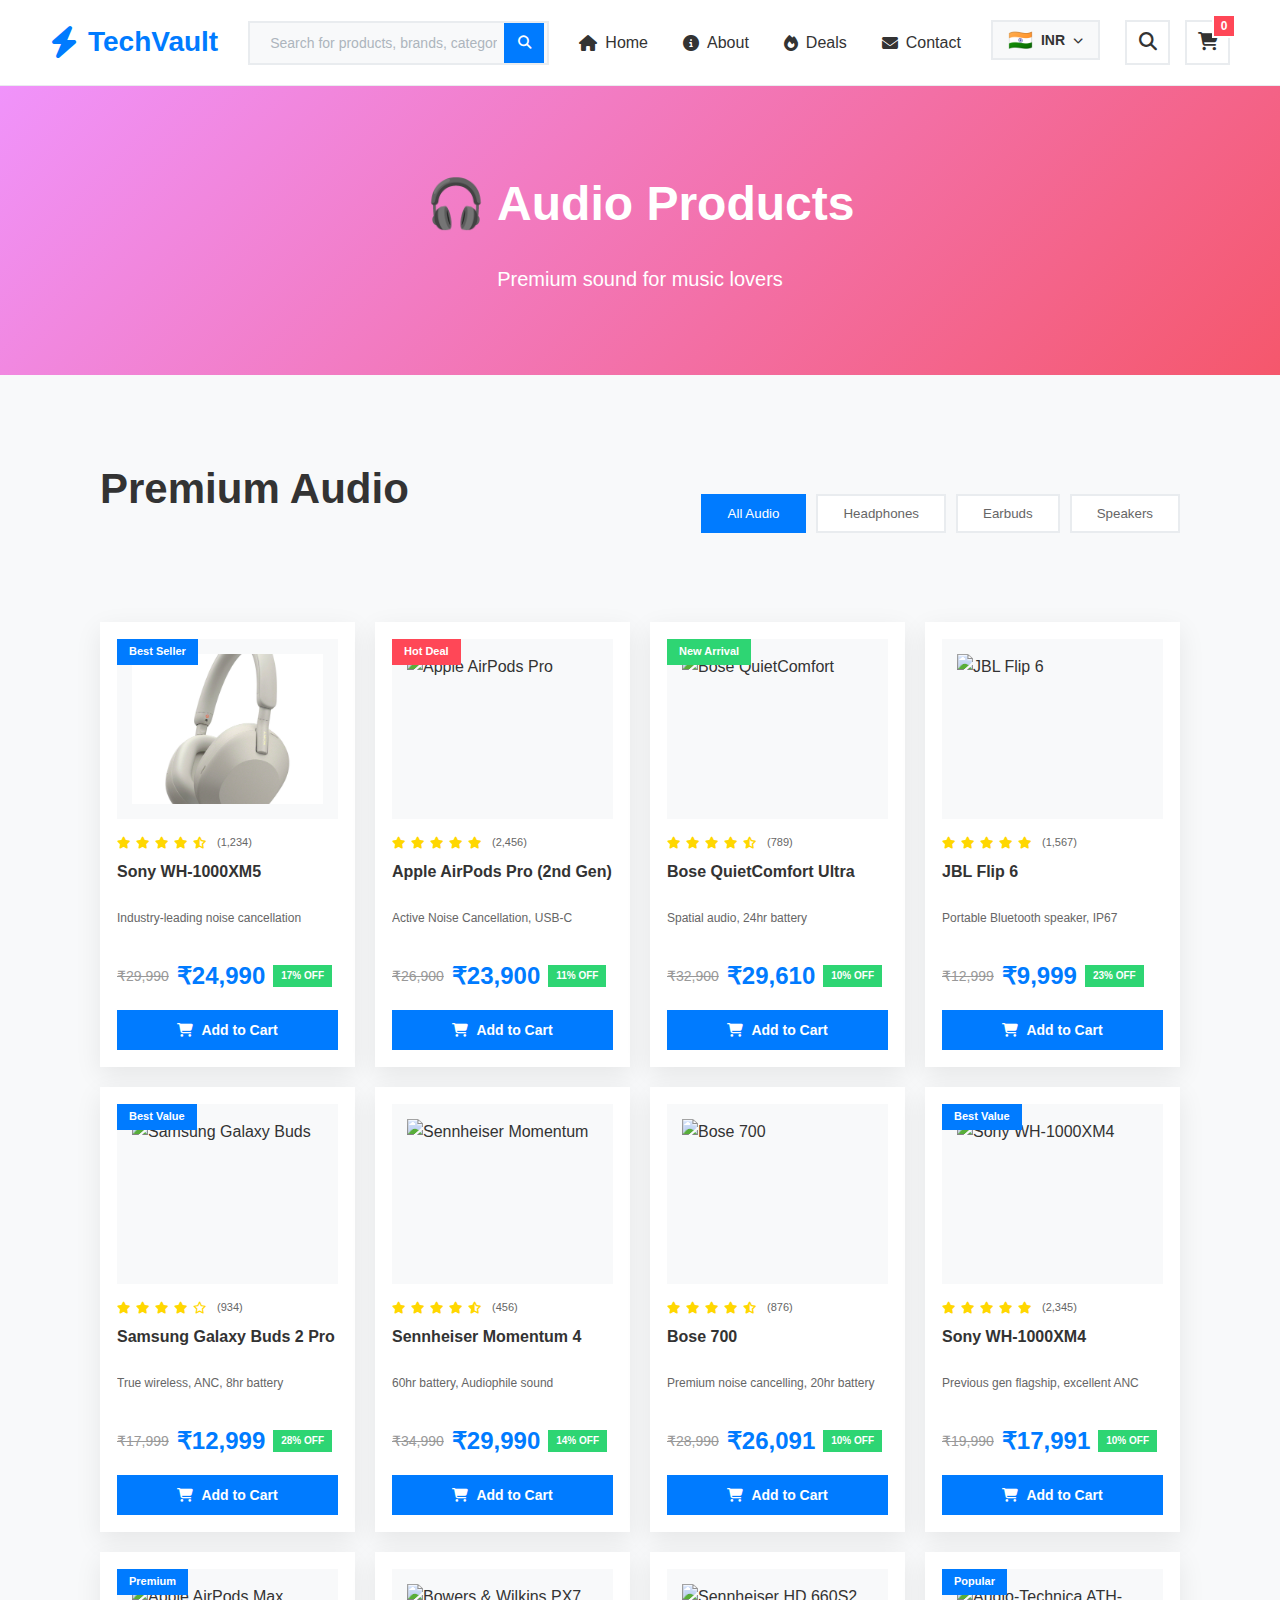
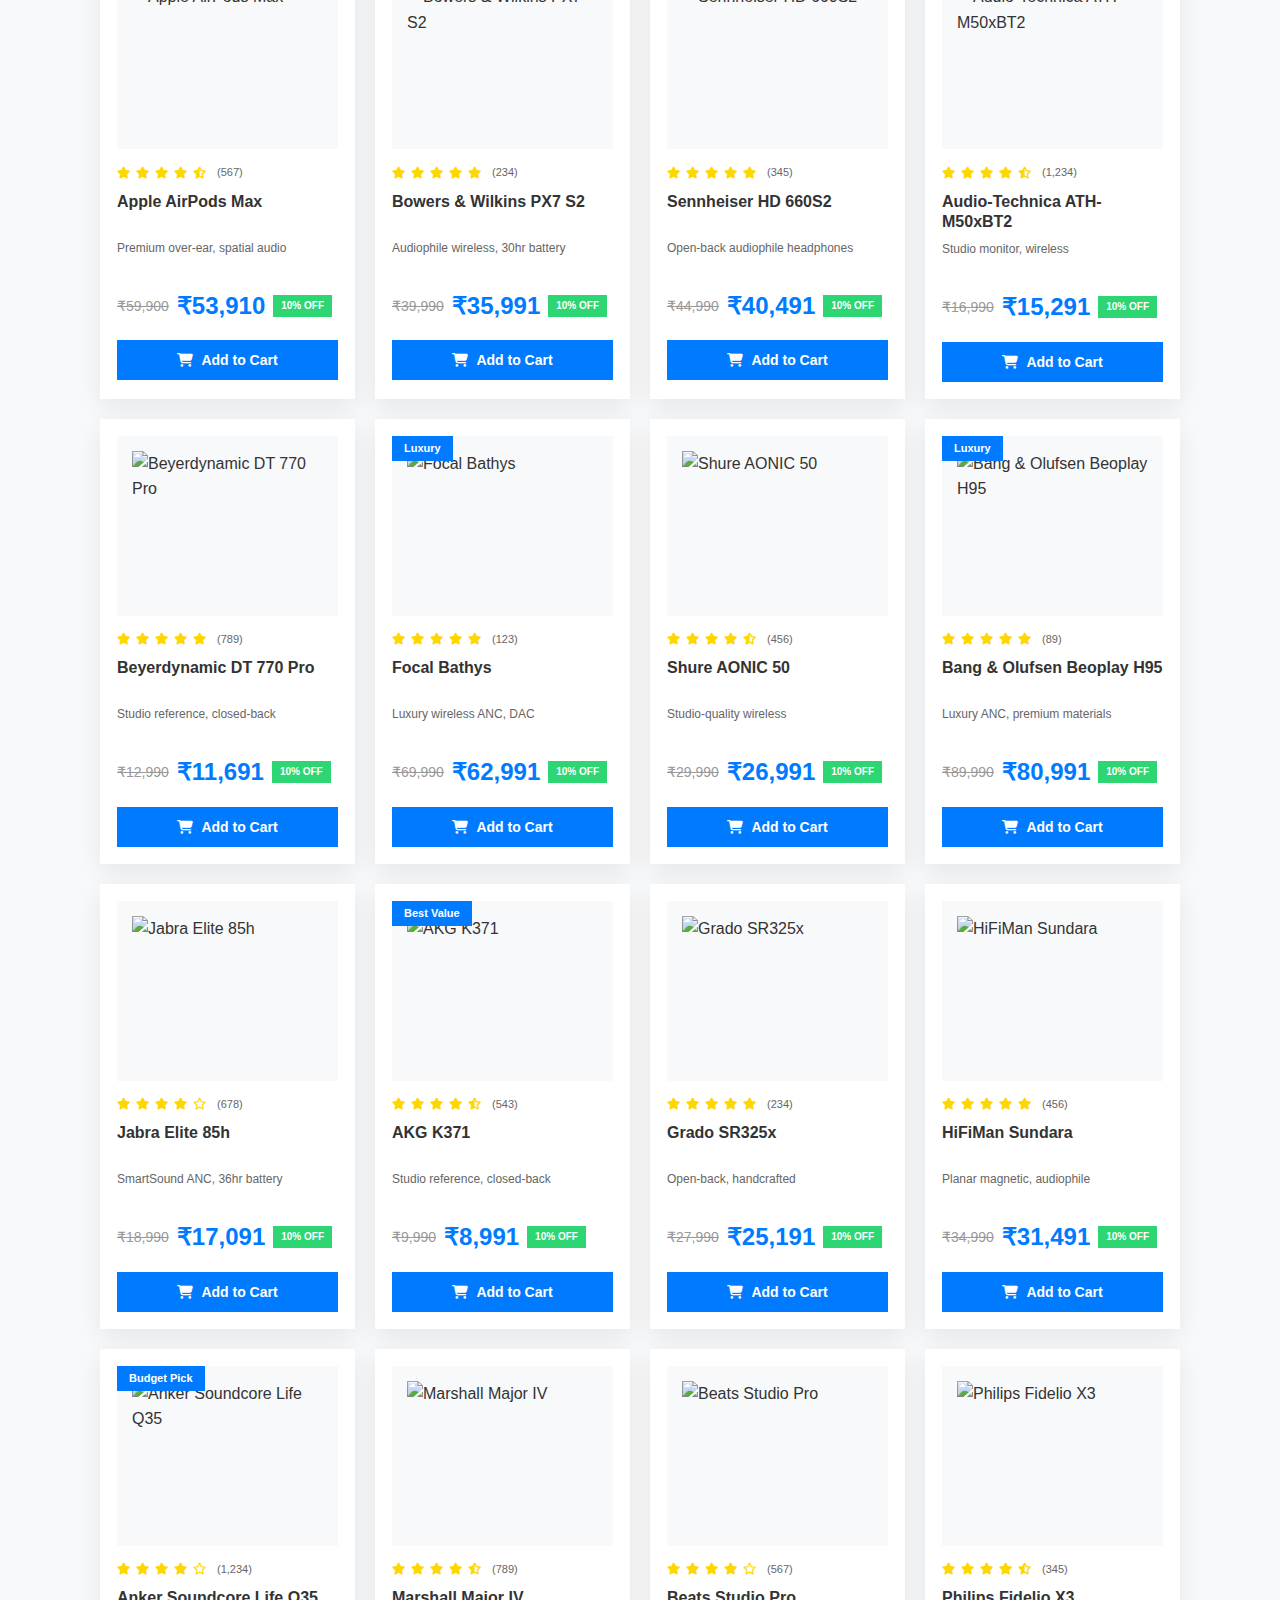
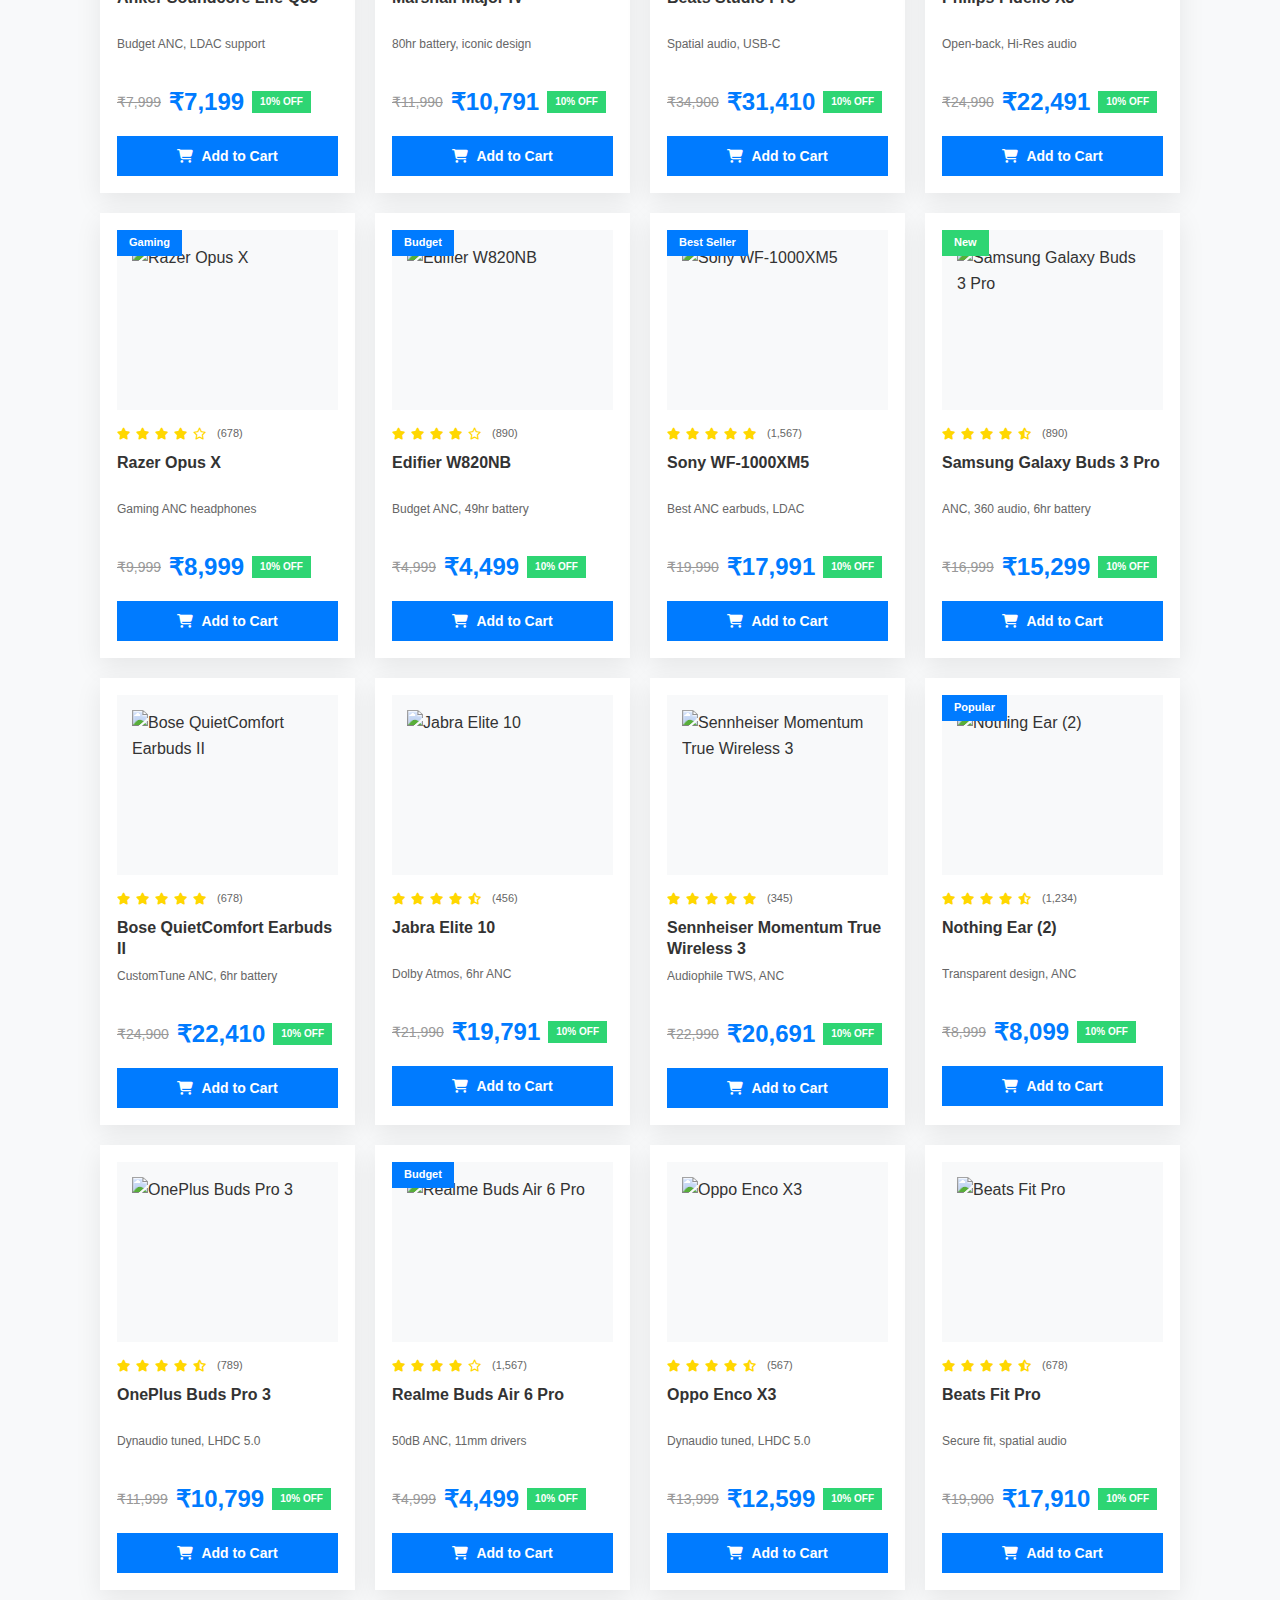
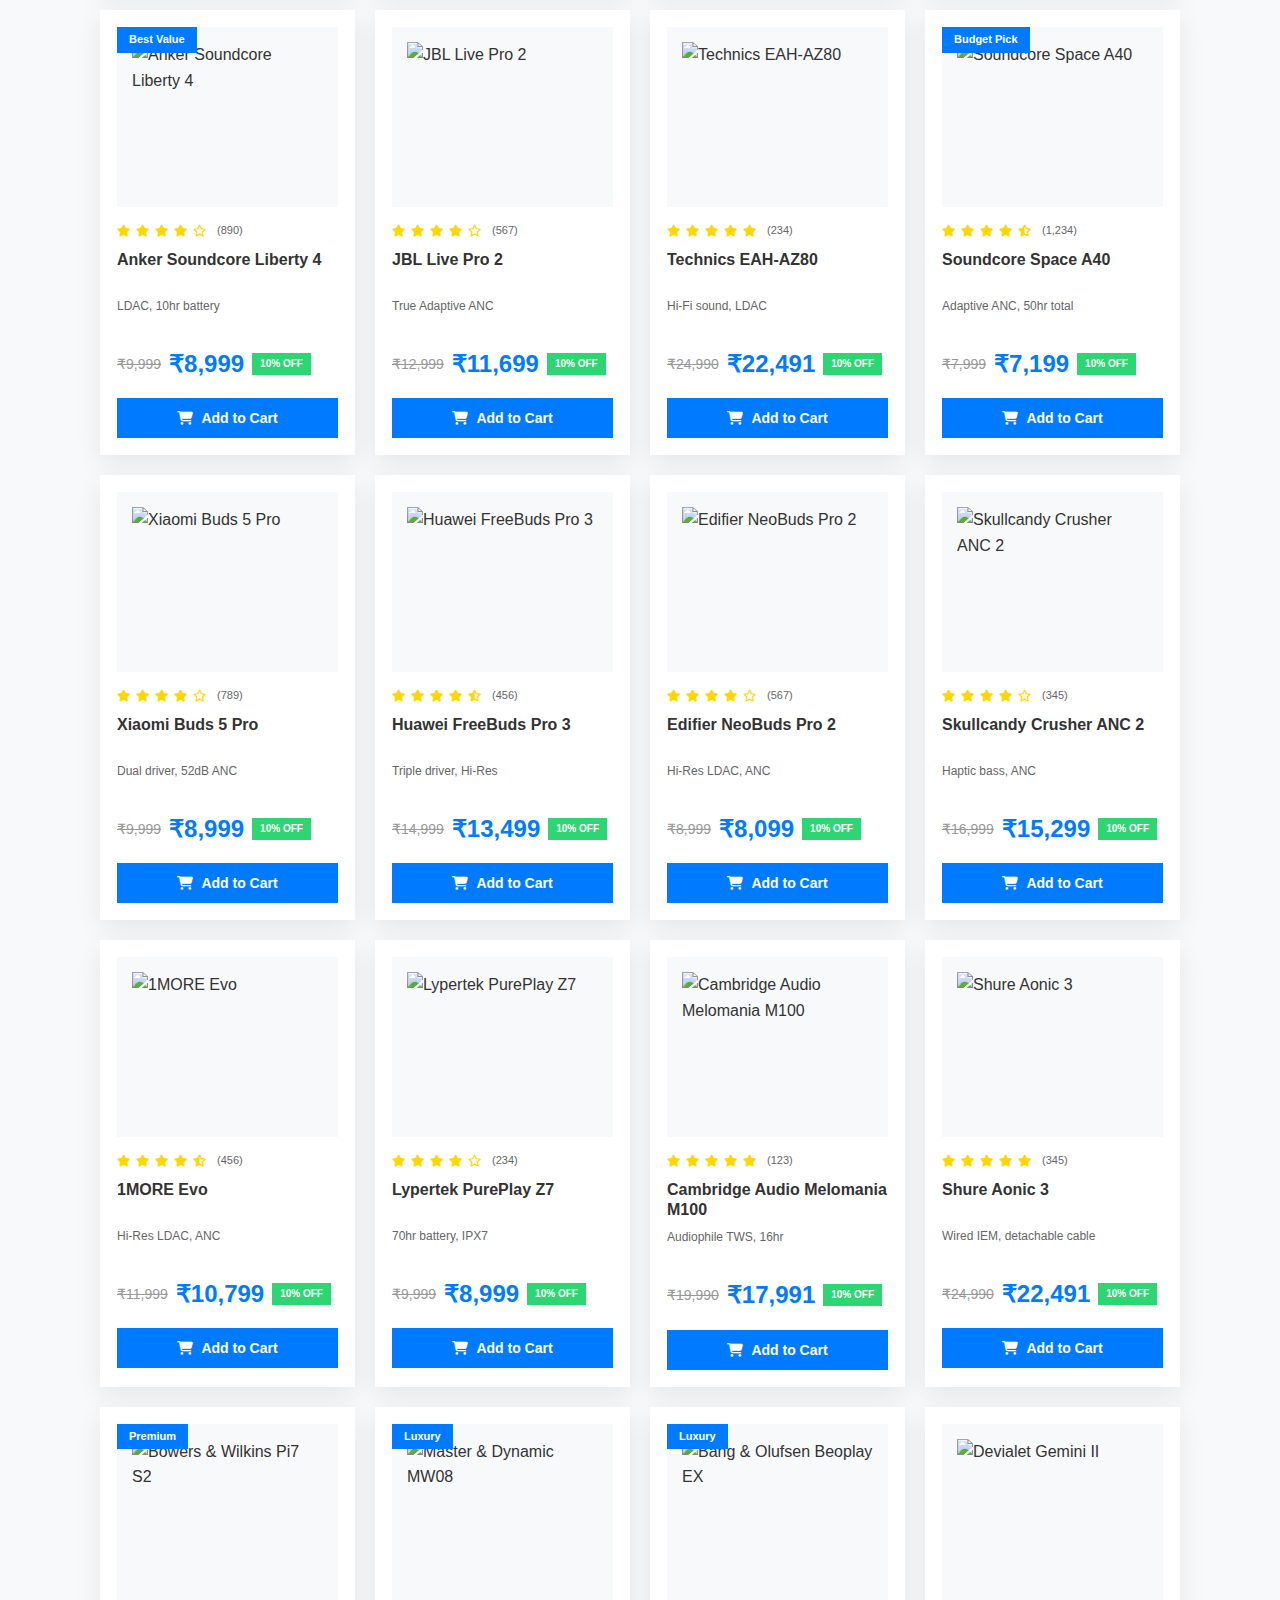
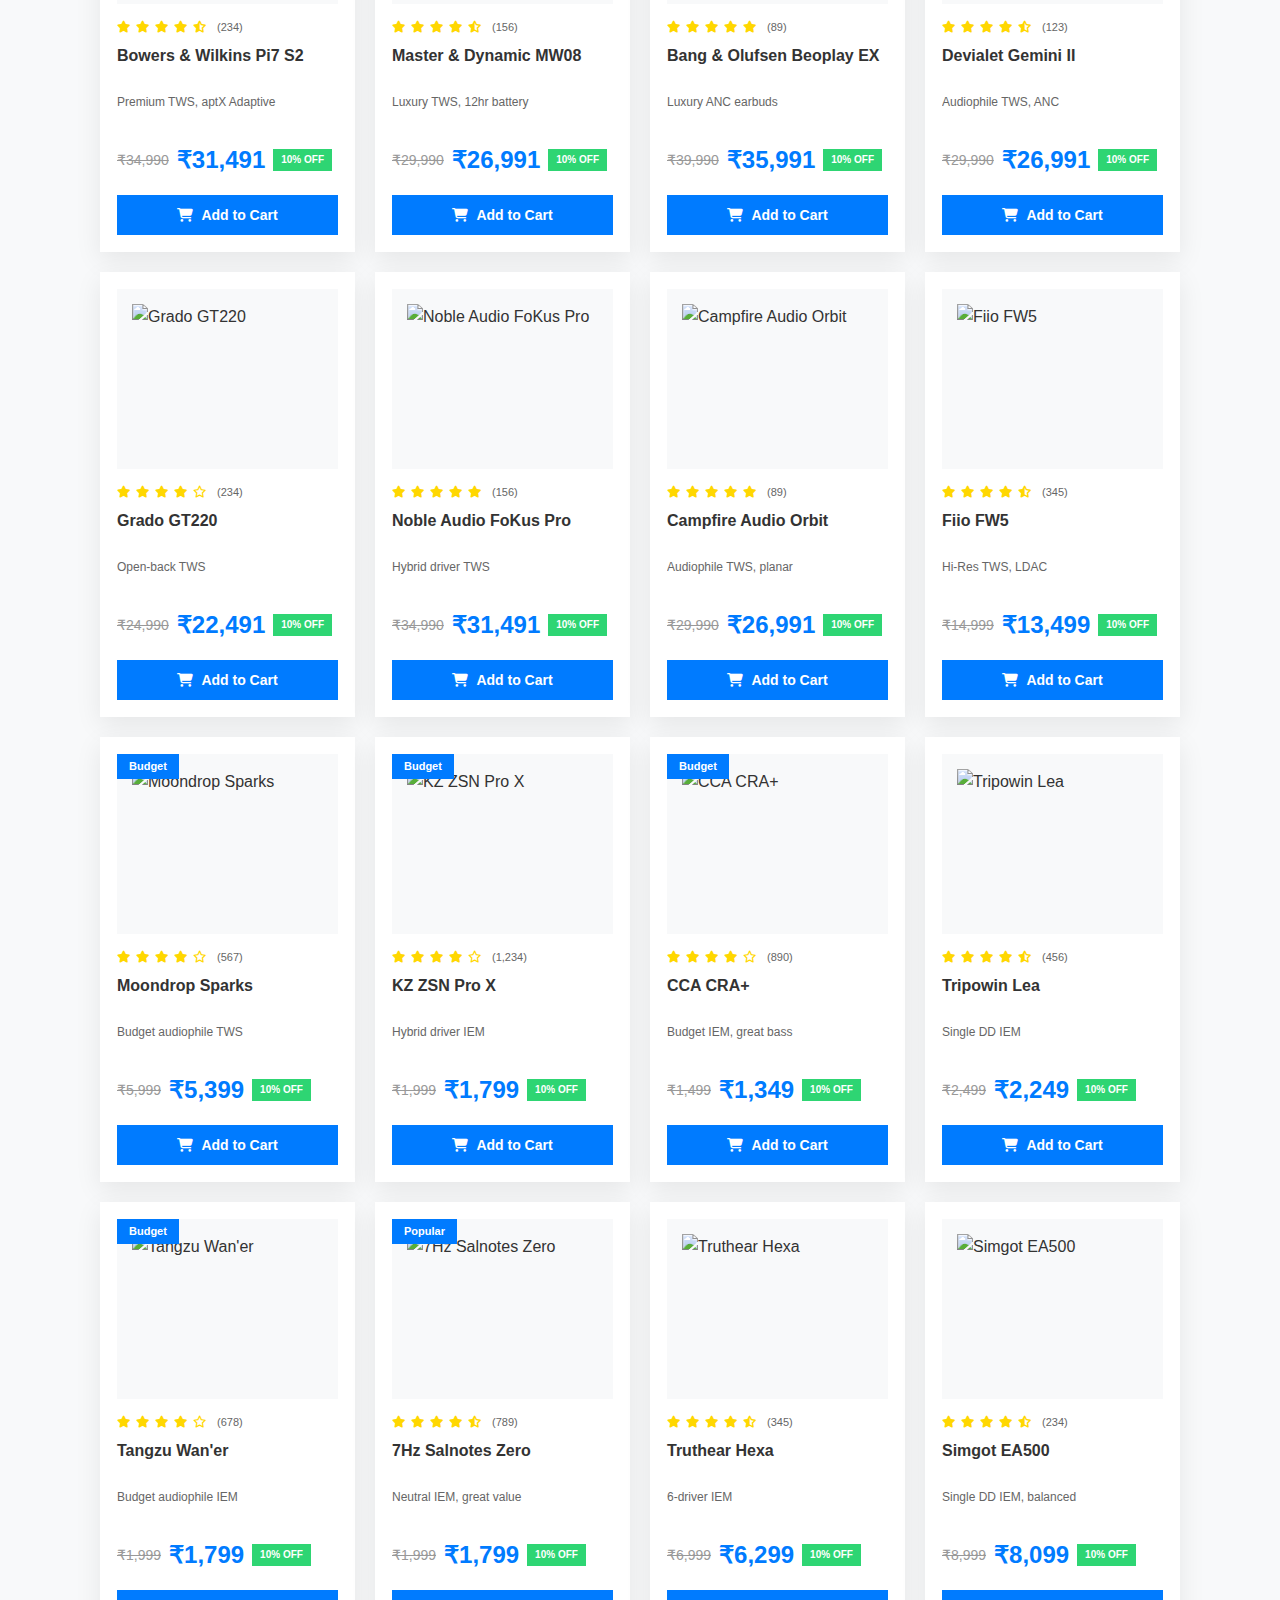
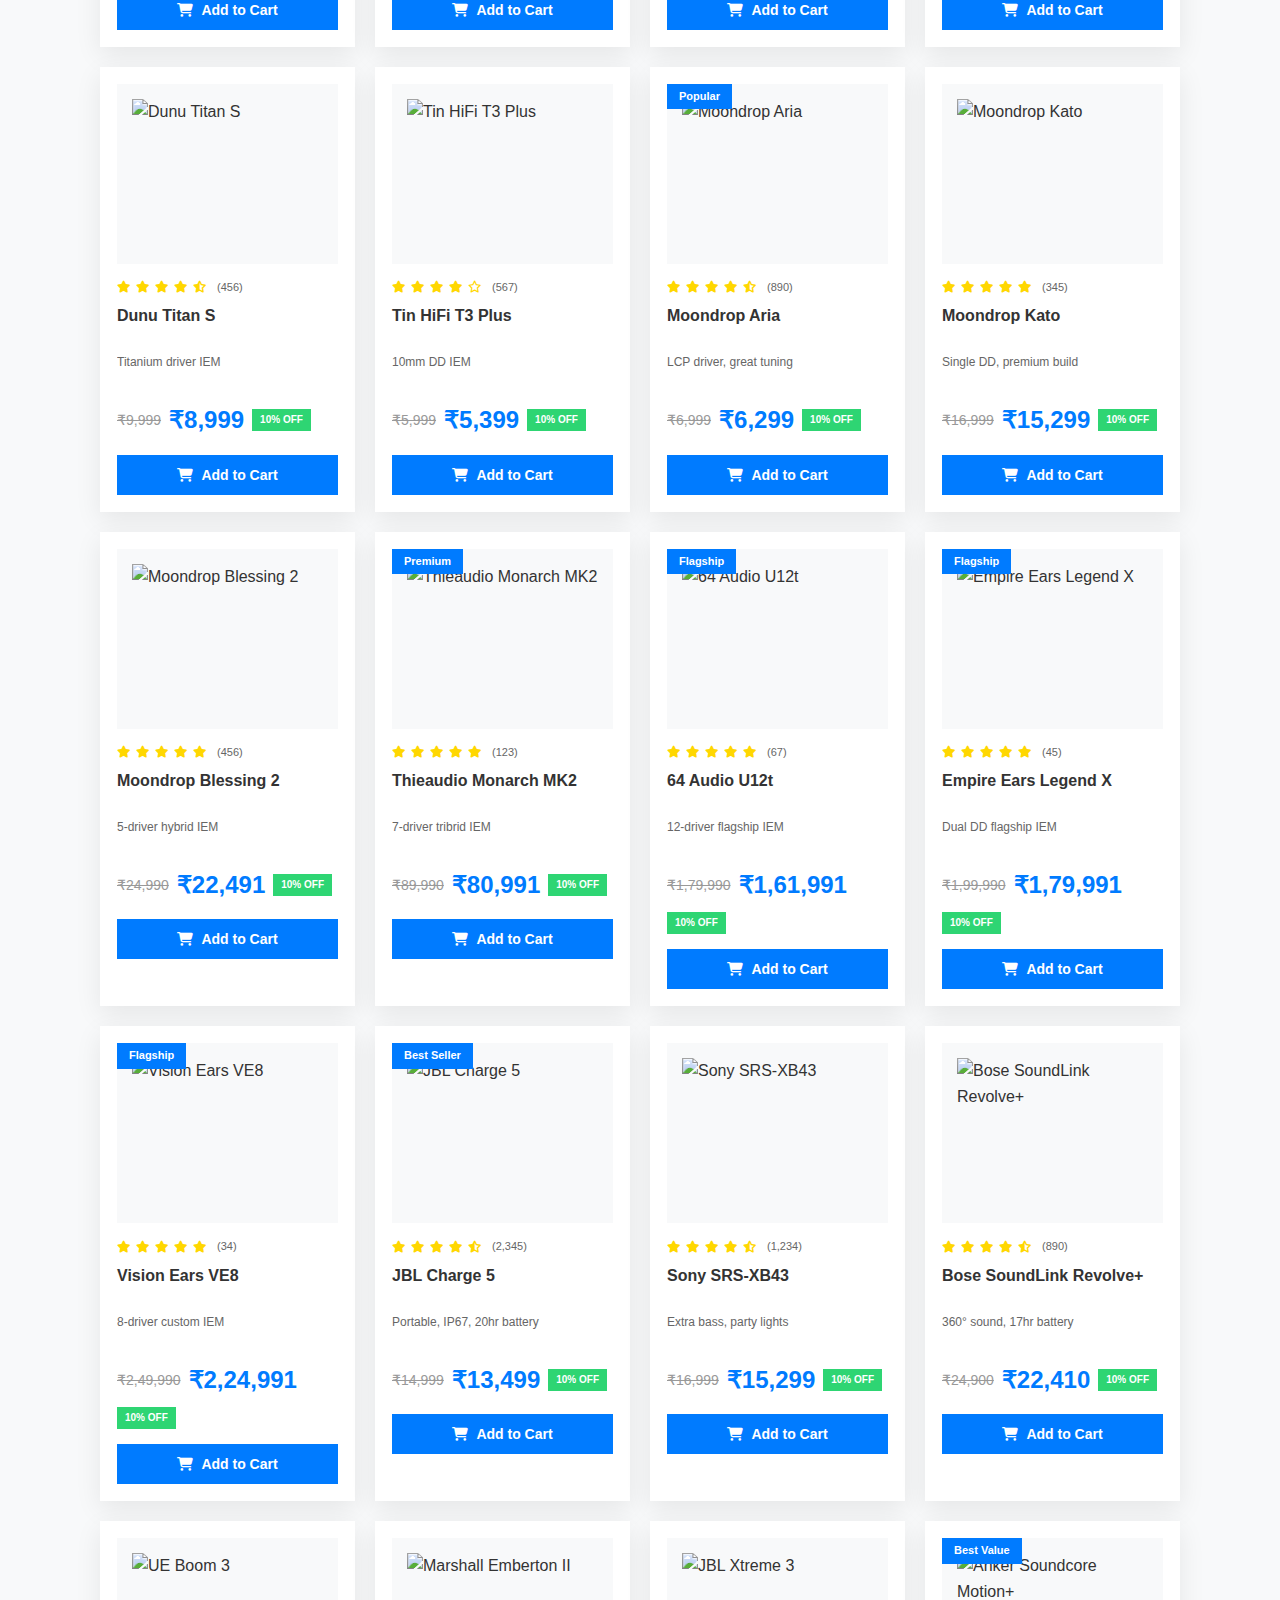
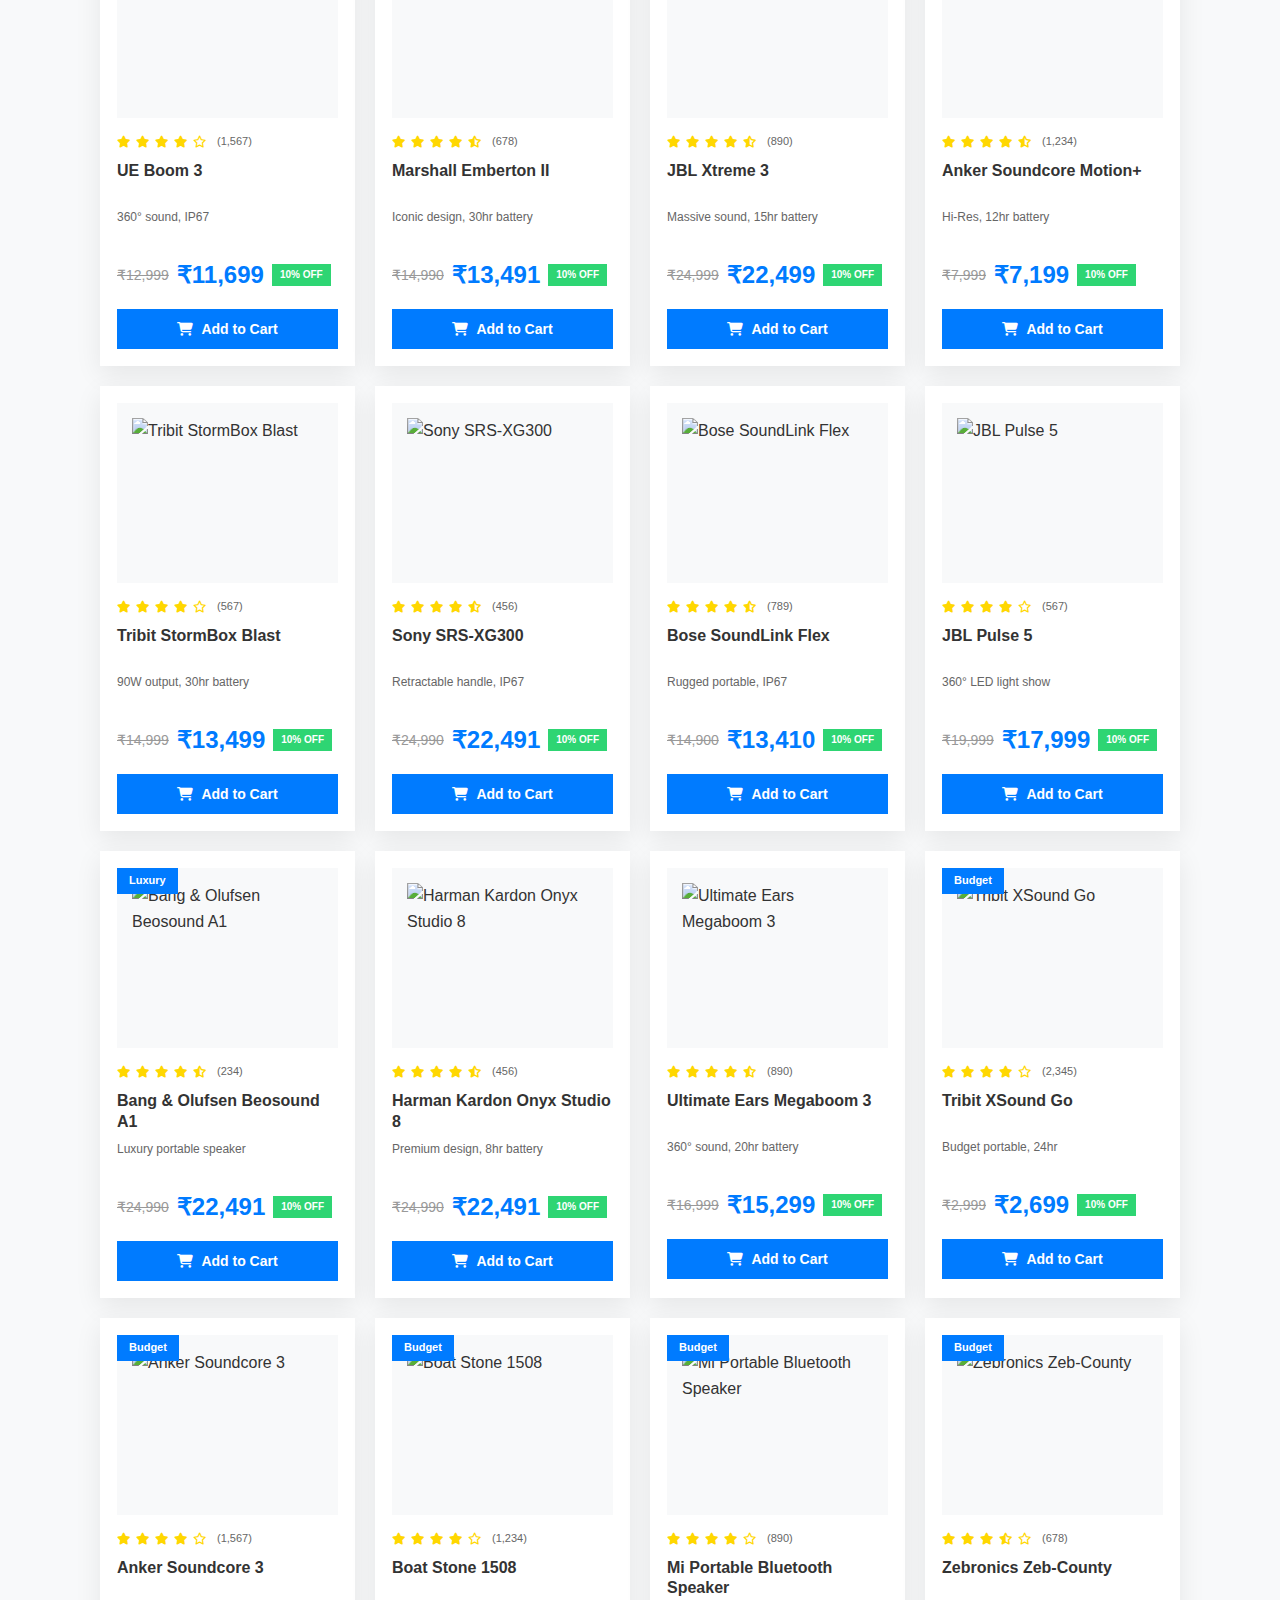
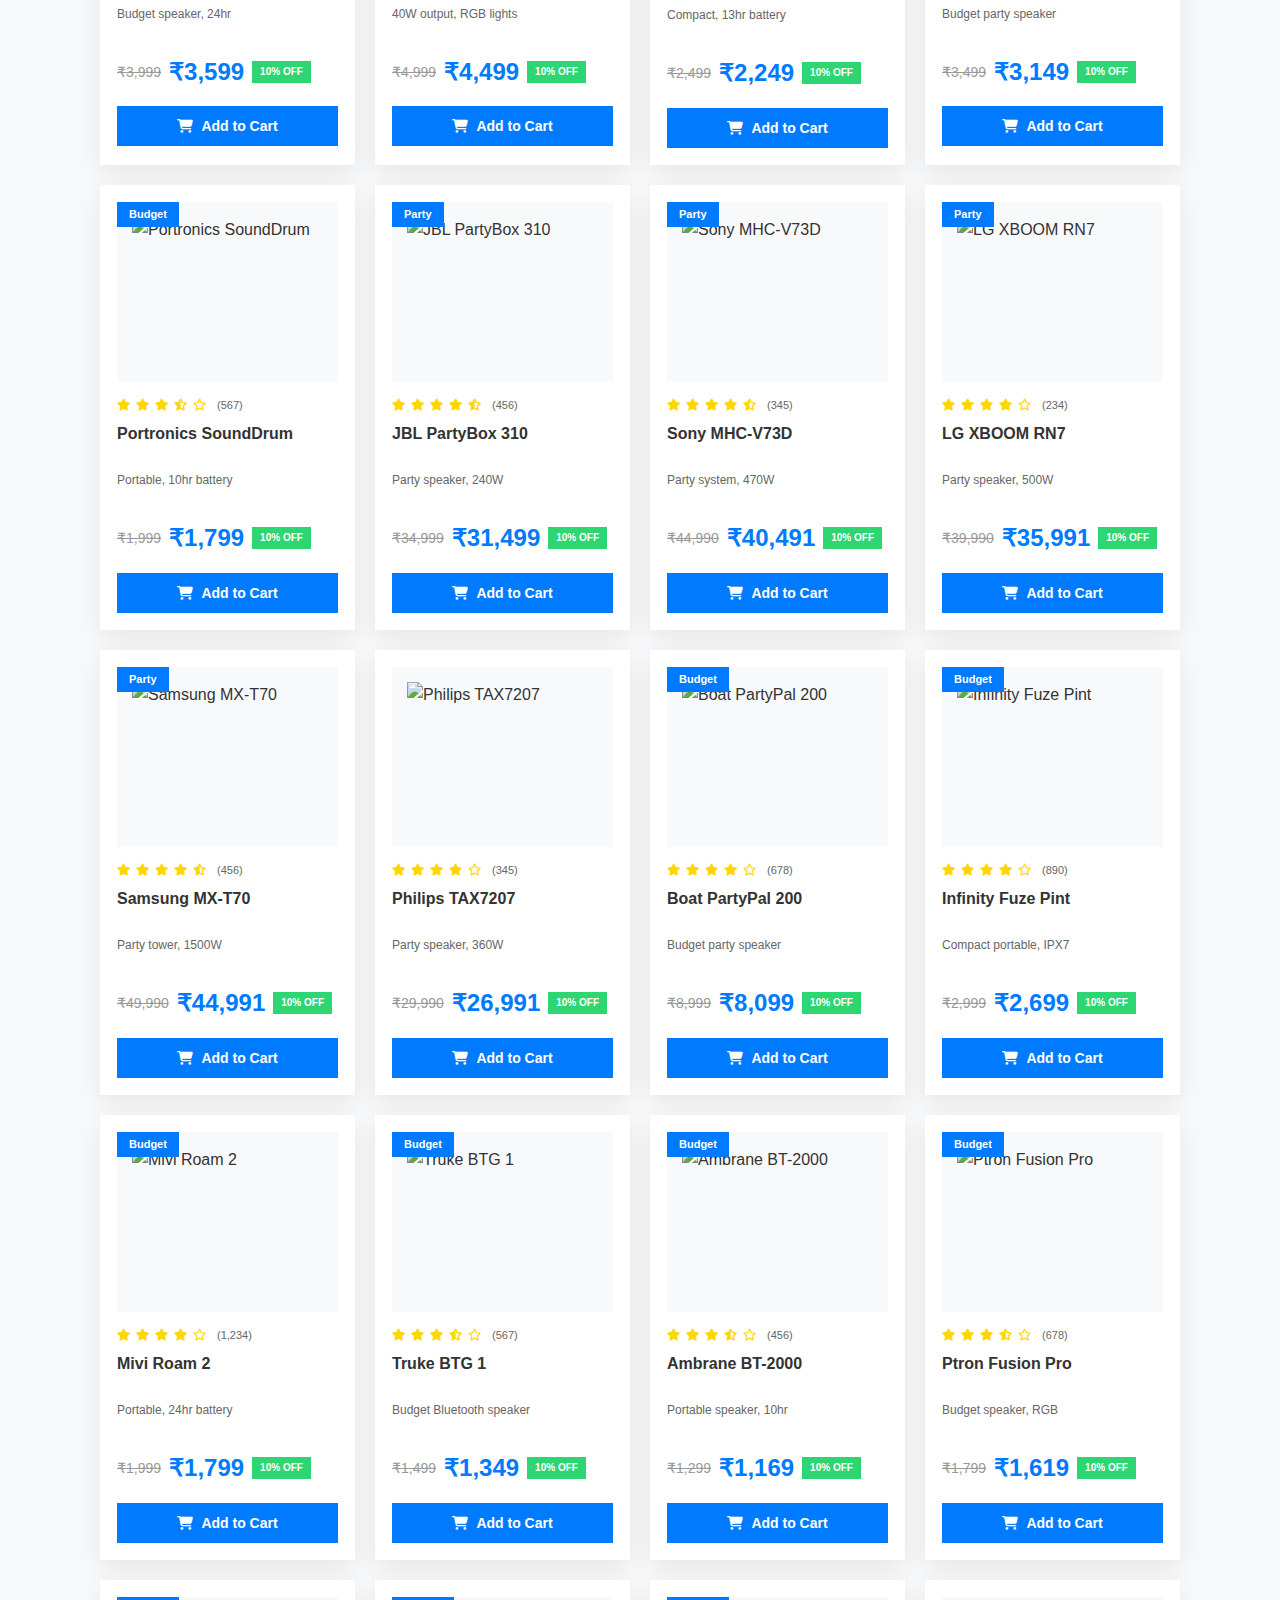
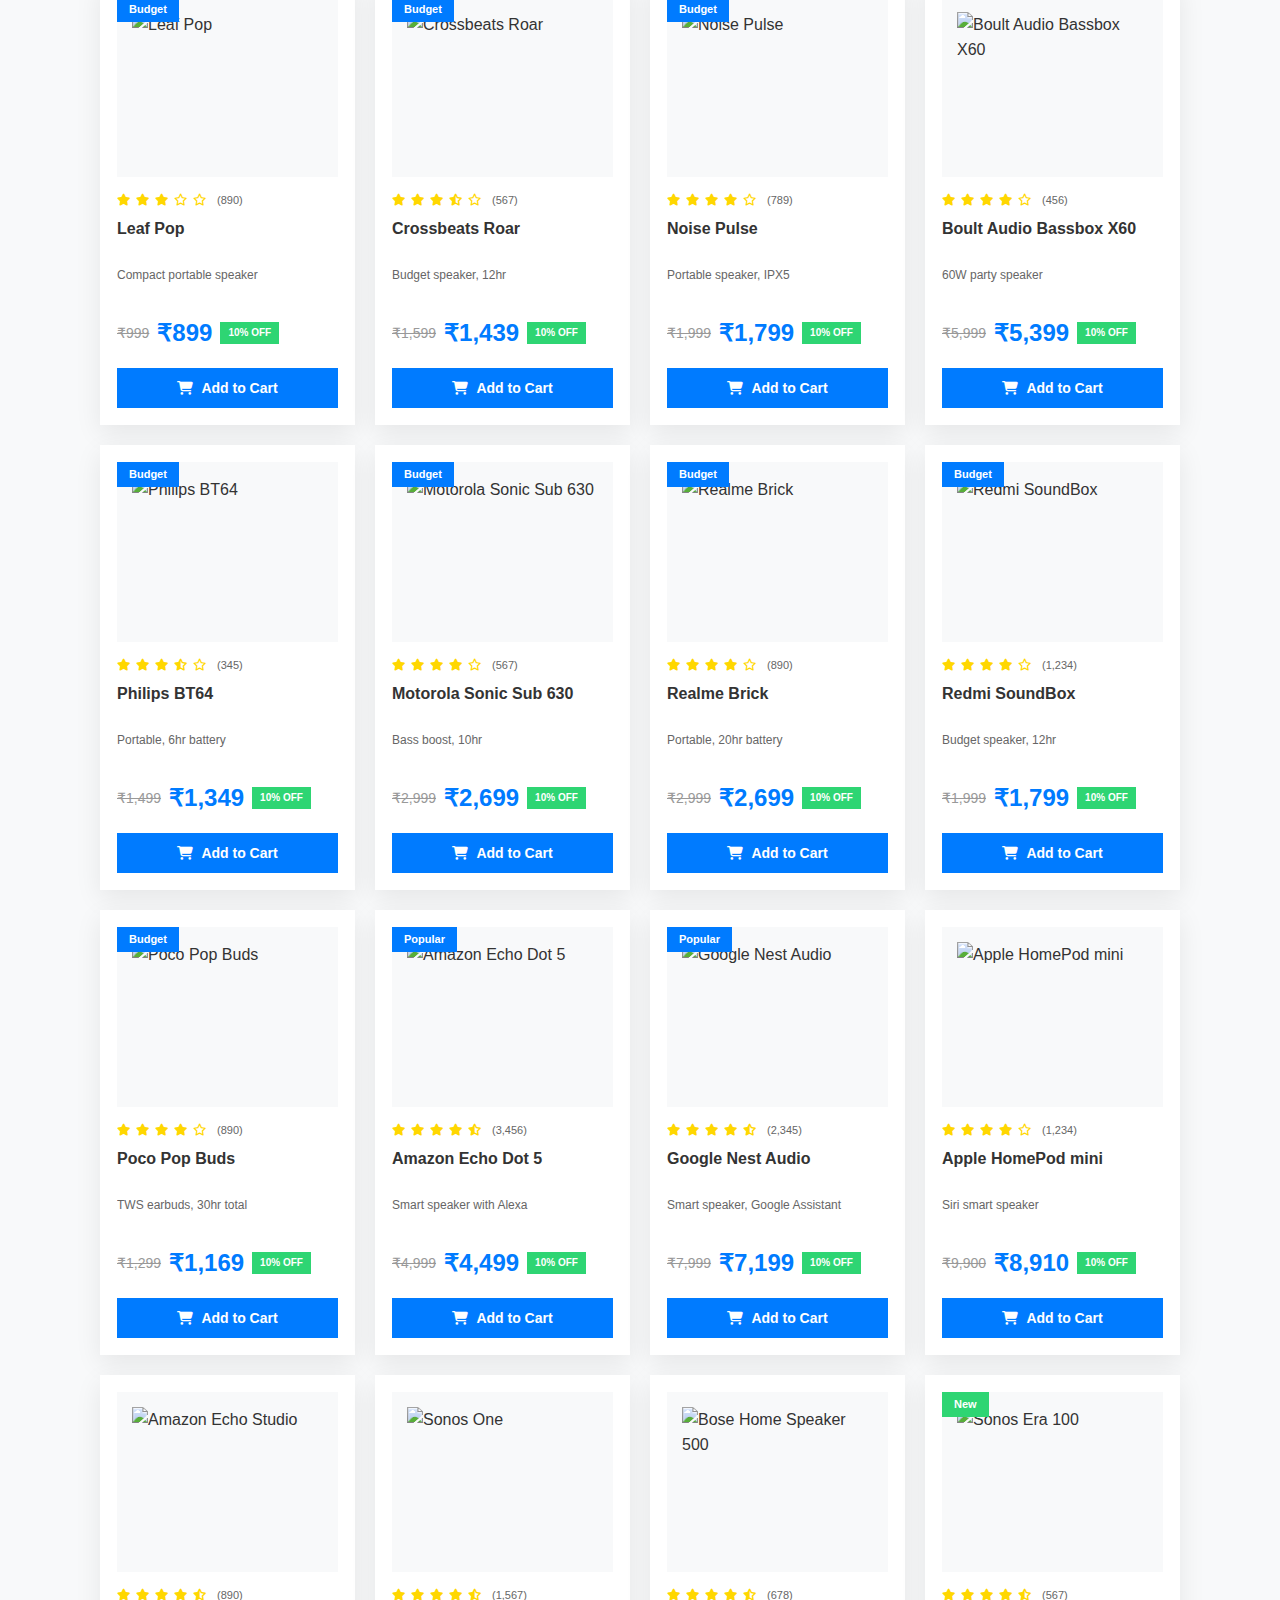
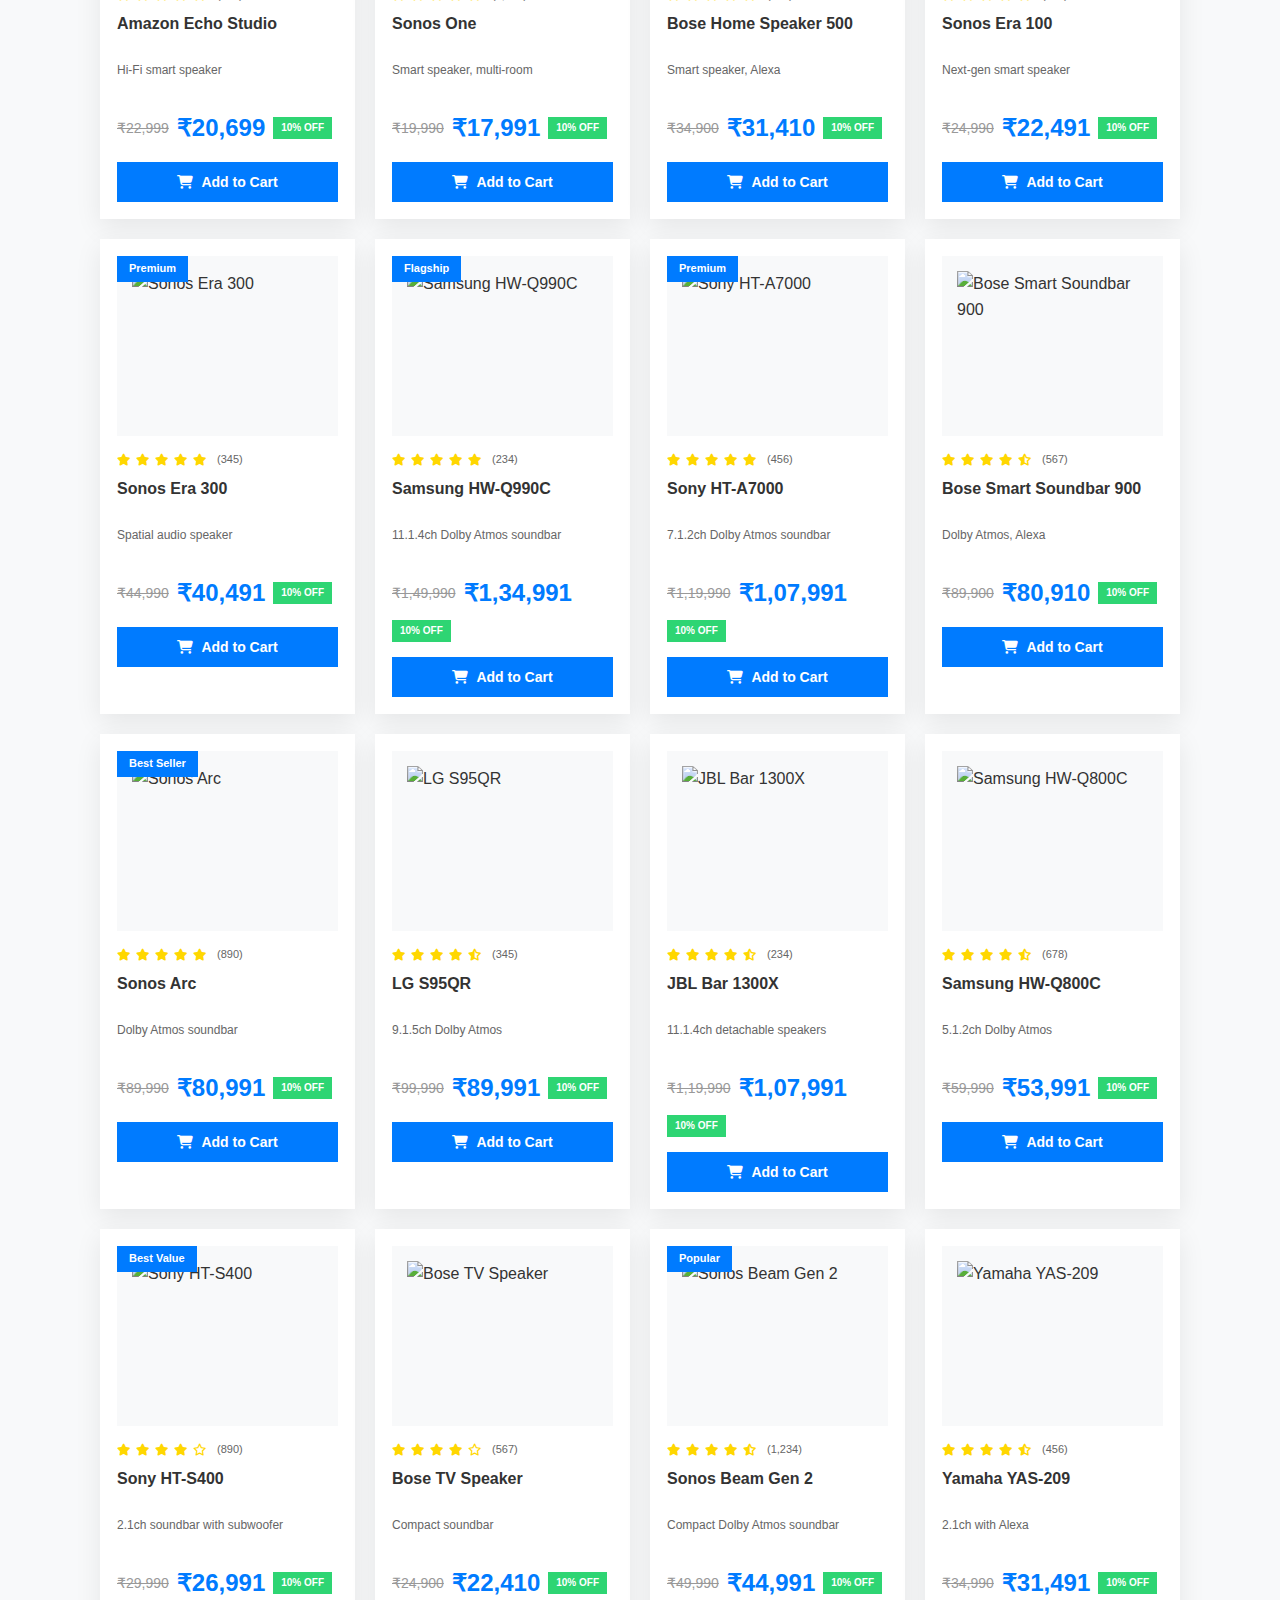
<file: audio.html>
<!DOCTYPE html>
<html lang="en">
<head>
    <meta charset="UTF-8">
    <meta name="viewport" content="width=device-width, initial-scale=1.0">
    <title>Audio Products - TechVault</title>
    <link rel="stylesheet" href="style-simple.css">
    <link rel="stylesheet" href="https://cdnjs.cloudflare.com/ajax/libs/font-awesome/6.4.0/css/all.min.css">
    <script src="performance-utils.js" defer></script>
</head>
<body>
    <!-- Cart Modal -->
    <div id="cartModal" style="display: none; position: fixed; top: 0; left: 0; width: 100%; height: 100%; background: rgba(0,0,0,0.7); z-index: 10000; justify-content: center; align-items: center;">
        <div style="background: white; border-radius: 0; max-width: 600px; width: 90%; max-height: 80vh; overflow-y: auto; box-shadow: 0 20px 60px rgba(0,0,0,0.3);">
            <div style="padding: 25px; border-bottom: 2px solid #f0f0f0; display: flex; justify-content: space-between; align-items: center; background: linear-gradient(135deg, #f093fb 0%, #f5576c 100%);">
                <h2 style="margin: 0; color: white; font-size: 24px;"><i class="fas fa-shopping-cart"></i> Your Cart</h2>
                <button onclick="closeCartModal()" style="background: none; border: none; color: white; font-size: 28px; cursor: pointer; padding: 0; width: 35px; height: 35px;">&times;</button>
            </div>
            <div id="cartItems" style="padding: 20px; min-height: 200px;"></div>
            <div style="padding: 20px; border-top: 2px solid #f0f0f0; background: #f8f9fa;">
                <div style="display: flex; justify-content: space-between; align-items: center; margin-bottom: 20px;">
                    <span style="font-size: 20px; font-weight: 600;">Total:</span>
                    <span id="cartTotal" style="font-size: 24px; font-weight: bold; color: #f5576c;">₹0</span>
                </div>
                <button onclick="proceedToBuy()" style="width: 100%; padding: 15px; background: linear-gradient(135deg, #f093fb 0%, #f5576c 100%); color: white; border: none; border-radius: 0; font-size: 18px; font-weight: 600; cursor: pointer; transition: transform 0.2s;">
                    <i class="fas fa-credit-card"></i> Proceed to Buy
                </button>
            </div>
        </div>
    </div>

    <div class="main-container">
        <!-- Header Box -->
        <header class="header-box">
            <a href="index-simple.html" style="text-decoration: none; color: inherit;">
                <div class="logo">
                    <i class="fas fa-bolt"></i>
                    <span>TechVault</span>
                </div>
            </a>
            <div class="header-search" style="position: relative;">
                <input type="text" id="headerSearchInput" placeholder="Search for products, brands, categories..." autocomplete="off">
                <button class="search-btn" id="headerSearchBtn">
                    <i class="fas fa-search"></i>
                </button>
                <div id="searchSuggestions" style="display: none; position: absolute; top: 100%; left: 0; right: 50px; background: white; border: 2px solid #e9ecef; max-height: 400px; overflow-y: auto; z-index: 1000; box-shadow: 0 4px 12px rgba(0,0,0,0.15);"></div>
            </div>
            <nav class="nav-box">
                <a href="index-simple.html"><i class="fas fa-home"></i> Home</a>
                <a href="about-page.html"><i class="fas fa-info-circle"></i> About</a>
                <a href="deals.html"><i class="fas fa-fire"></i> Deals</a>
                <a href="#contact"><i class="fas fa-envelope"></i> Contact</a>
            </nav>
            <div class="header-actions">
                <div class="currency-selector">
                    <button class="currency-btn" id="currencyBtn" onclick="toggleCurrencyDropdown()">
                        <span class="currency-flag">🇮🇳</span>
                        <span class="currency-code">INR</span>
                        <i class="fas fa-chevron-down"></i>
                    </button>
                    <div class="currency-dropdown" id="currencyDropdown">
                        <div class="currency-option" onclick="changeCurrency('INR')">
                            <span class="currency-flag">🇮🇳</span>
                            <div class="currency-info">
                                <span class="currency-code">INR ₹</span>
                                <span class="currency-name">India</span>
                            </div>
                        </div>
                        <div class="currency-option" onclick="changeCurrency('USD')">
                            <span class="currency-flag">🇺🇸</span>
                            <div class="currency-info">
                                <span class="currency-code">US $</span>
                                <span class="currency-name">United States</span>
                            </div>
                        </div>
                        <div class="currency-option" onclick="changeCurrency('EUR')">
                            <span class="currency-flag">🇪🇺</span>
                            <div class="currency-info">
                                <span class="currency-code">EUR €</span>
                                <span class="currency-name">Europe</span>
                            </div>
                        </div>
                        <div class="currency-option" onclick="changeCurrency('GBP')">
                            <span class="currency-flag">🇬🇧</span>
                            <div class="currency-info">
                                <span class="currency-code">GBP £</span>
                                <span class="currency-name">United Kingdom</span>
                            </div>
                        </div>
                        <div class="currency-option" onclick="changeCurrency('AUD')">
                            <span class="currency-flag">🇦🇺</span>
                            <div class="currency-info">
                                <span class="currency-code">AU $</span>
                                <span class="currency-name">Australia</span>
                            </div>
                        </div>
                        <div class="currency-option" onclick="changeCurrency('CAD')">
                            <span class="currency-flag">🇨🇦</span>
                            <div class="currency-info">
                                <span class="currency-code">CA $</span>
                                <span class="currency-name">Canada</span>
                            </div>
                        </div>
                        <div class="currency-option" onclick="changeCurrency('AED')">
                            <span class="currency-flag">🇦🇪</span>
                            <div class="currency-info">
                                <span class="currency-code">AED</span>
                                <span class="currency-name">UAE</span>
                            </div>
                        </div>
                        <div class="currency-option" onclick="changeCurrency('SGD')">
                            <span class="currency-flag">🇸🇬</span>
                            <div class="currency-info">
                                <span class="currency-code">SG $</span>
                                <span class="currency-name">Singapore</span>
                            </div>
                        </div>
                    </div>
                </div>
                <button class="icon-button"><i class="fas fa-search"></i></button>
                <button class="icon-button" id="cartButton"><i class="fas fa-shopping-cart"></i><span class="badge" id="cartBadge">0</span></button>
            </div>
        </header>

        <!-- Page Header -->
        <section style="background: linear-gradient(135deg, #f093fb 0%, #f5576c 100%); padding: 80px 50px; text-align: center; color: white;">
            <h1 style="font-size: 48px; margin-bottom: 20px;">🎧 Audio Products</h1>
            <p style="font-size: 20px;">Premium sound for music lovers</p>
        </section>

        <!-- Audio Products Section -->
        <section class="products-box" id="products">
            <div class="container" style="max-width: 1400px; margin: 0 auto; padding: 0 50px;">
                <div class="section-header">
                    <h2 class="section-title">Premium Audio</h2>
                    <div class="filter-tabs">
                        <button class="tab active">All Audio</button>
                        <button class="tab">Headphones</button>
                        <button class="tab">Earbuds</button>
                        <button class="tab">Speakers</button>
                    </div>
                </div>
                <div class="product-grid">
                    <!-- Audio Product 1 -->
                    <div class="product-box" onclick="window.location.href='product-sony-wh1000xm5.html'" style="cursor: pointer;">
                        <div class="product-badge">Best Seller</div>
                        <div class="product-image-box">
                            <img src="sony-wh1000xm5.jpg" alt="Sony WH-1000XM5" class="product-image-real">
                        </div>
                        <div class="product-info">
                            <div class="product-rating">
                                <i class="fas fa-star"></i>
                                <i class="fas fa-star"></i>
                                <i class="fas fa-star"></i>
                                <i class="fas fa-star"></i>
                                <i class="fas fa-star-half-alt"></i>
                                <span>(1,234)</span>
                            </div>
                            <h3>Sony WH-1000XM5</h3>
                            <p class="product-description">Industry-leading noise cancellation</p>
                            <div class="price-box">
                                <span class="old-price">₹29,990</span>
                                <span class="product-price">₹24,990</span>
                                <span class="discount">17% OFF</span>
                            </div>
                            <button class="buy-button" onclick="event.stopPropagation(); addToCart('Sony WH-1000XM5', '₹24,990', 'Industry-leading noise cancellation', 'sony-wh1000xm5.jpg')"><i class="fas fa-shopping-cart"></i> Add to Cart</button>
                        </div>
                    </div>

                    <!-- Audio Product 2 -->
                    <div class="product-box">
                        <div class="product-badge hot">Hot Deal</div>
                        <div class="product-image-box">
                            <img src="https://m.media-amazon.com/images/I/61f1YfTkTDL._AC_UY218_.jpg" alt="Apple AirPods Pro" class="product-image-real">
                        </div>
                        <div class="product-info">
                            <div class="product-rating">
                                <i class="fas fa-star"></i>
                                <i class="fas fa-star"></i>
                                <i class="fas fa-star"></i>
                                <i class="fas fa-star"></i>
                                <i class="fas fa-star"></i>
                                <span>(2,456)</span>
                            </div>
                            <h3>Apple AirPods Pro (2nd Gen)</h3>
                            <p class="product-description">Active Noise Cancellation, USB-C</p>
                            <div class="price-box">
                                <span class="old-price">₹26,900</span>
                                <span class="product-price">₹23,900</span>
                                <span class="discount">11% OFF</span>
                            </div>
                            <button class="buy-button"><i class="fas fa-shopping-cart"></i> Add to Cart</button>
                        </div>
                    </div>

                    <!-- Audio Product 3 -->
                    <div class="product-box">
                        <div class="product-badge new">New Arrival</div>
                        <div class="product-image-box">
                            <img src="https://m.media-amazon.com/images/I/51JbsIhhYsL._AC_UY218_.jpg" alt="Bose QuietComfort" class="product-image-real">
                        </div>
                        <div class="product-info">
                            <div class="product-rating">
                                <i class="fas fa-star"></i>
                                <i class="fas fa-star"></i>
                                <i class="fas fa-star"></i>
                                <i class="fas fa-star"></i>
                                <i class="fas fa-star-half-alt"></i>
                                <span>(789)</span>
                            </div>
                            <h3>Bose QuietComfort Ultra</h3>
                            <p class="product-description">Spatial audio, 24hr battery</p>
                            <div class="price-box">
                                <span class="product-price">₹32,900</span>
                            </div>
                            <button class="buy-button"><i class="fas fa-shopping-cart"></i> Add to Cart</button>
                        </div>
                    </div>

                    <!-- More products... -->
                    <div class="product-box">
                        <div class="product-image-box">
                            <img src="https://m.media-amazon.com/images/I/61RnXmpAmIL._AC_UY218_.jpg" alt="JBL Flip 6" class="product-image-real">
                        </div>
                        <div class="product-info">
                            <div class="product-rating">
                                <i class="fas fa-star"></i>
                                <i class="fas fa-star"></i>
                                <i class="fas fa-star"></i>
                                <i class="fas fa-star"></i>
                                <i class="fas fa-star"></i>
                                <span>(1,567)</span>
                            </div>
                            <h3>JBL Flip 6</h3>
                            <p class="product-description">Portable Bluetooth speaker, IP67</p>
                            <div class="price-box">
                                <span class="old-price">₹12,999</span>
                                <span class="product-price">₹9,999</span>
                                <span class="discount">23% OFF</span>
                            </div>
                            <button class="buy-button"><i class="fas fa-shopping-cart"></i> Add to Cart</button>
                        </div>
                    </div>

                    <div class="product-box">
                        <div class="product-badge">Best Value</div>
                        <div class="product-image-box">
                            <img src="https://m.media-amazon.com/images/I/61aMw+Y9LCL._AC_UY218_.jpg" alt="Samsung Galaxy Buds" class="product-image-real">
                        </div>
                        <div class="product-info">
                            <div class="product-rating">
                                <i class="fas fa-star"></i>
                                <i class="fas fa-star"></i>
                                <i class="fas fa-star"></i>
                                <i class="fas fa-star"></i>
                                <i class="far fa-star"></i>
                                <span>(934)</span>
                            </div>
                            <h3>Samsung Galaxy Buds 2 Pro</h3>
                            <p class="product-description">True wireless, ANC, 8hr battery</p>
                            <div class="price-box">
                                <span class="old-price">₹17,999</span>
                                <span class="product-price">₹12,999</span>
                                <span class="discount">28% OFF</span>
                            </div>
                            <button class="buy-button"><i class="fas fa-shopping-cart"></i> Add to Cart</button>
                        </div>
                    </div>

                    <div class="product-box">
                        <div class="product-image-box">
                            <img src="https://m.media-amazon.com/images/I/61m50Z3539L._AC_UY218_.jpg" alt="Sennheiser Momentum" class="product-image-real">
                        </div>
                        <div class="product-info">
                            <div class="product-rating">
                                <i class="fas fa-star"></i>
                                <i class="fas fa-star"></i>
                                <i class="fas fa-star"></i>
                                <i class="fas fa-star"></i>
                                <i class="fas fa-star-half-alt"></i>
                                <span>(456)</span>
                            </div>
                            <h3>Sennheiser Momentum 4</h3>
                            <p class="product-description">60hr battery, Audiophile sound</p>
                            <div class="price-box">
                                <span class="old-price">₹34,990</span>
                                <span class="product-price">₹29,990</span>
                                <span class="discount">14% OFF</span>
                            </div>
                            <button class="buy-button"><i class="fas fa-shopping-cart"></i> Add to Cart</button>
                        </div>
                    </div>
                </div>
            </div>
        </section>

        <!-- Trust Box -->
        <section class="trust-box">
            <div class="trust-grid">
                <div class="trust-item">
                    <i class="fas fa-shield-alt"></i>
                    <h3>100% Genuine</h3>
                    <p>All products are authentic</p>
                </div>
                <div class="trust-item">
                    <i class="fas fa-truck"></i>
                    <h3>Free Shipping</h3>
                    <p>On orders above ₹5,000</p>
                </div>
                <div class="trust-item">
                    <i class="fas fa-undo"></i>
                    <h3>Easy Returns</h3>
                    <p>7-day return policy</p>
                </div>
                <div class="trust-item">
                    <i class="fas fa-headset"></i>
                    <h3>24/7 Support</h3>
                    <p>Always here to help</p>
                </div>
            </div>
        </section>

        <!-- Footer Box -->
        <footer class="footer-box">
            <div class="footer-content">
                <div class="footer-section">
                    <h3><i class="fas fa-bolt"></i> TechVault</h3>
                    <p>Your trusted destination for quality electronics at unbeatable prices.</p>
                    <div class="social-links">
                        <a href="#"><i class="fab fa-facebook"></i></a>
                        <a href="#"><i class="fab fa-instagram"></i></a>
                        <a href="#"><i class="fab fa-twitter"></i></a>
                        <a href="#"><i class="fab fa-youtube"></i></a>
                    </div>
                </div>
                <div class="footer-section">
                    <h4>Quick Links</h4>
                    <a href="index-simple.html">Home</a>
                    <a href="#">Products</a>
                    <a href="#">Deals</a>
                    <a href="#">Contact</a>
                </div>
                <div class="footer-section">
                    <h4>Customer Service</h4>
                    <a href="#">Help Center</a>
                    <a href="#">Track Order</a>
                    <a href="#">Returns</a>
                    <a href="#">Shipping Info</a>
                </div>
                <div class="footer-section">
                    <h4>Contact Us</h4>
                    <p><i class="fas fa-phone"></i> +91 98765 43210</p>
                    <p><i class="fas fa-envelope"></i> hello@TechVault.com</p>
                    <p><i class="fas fa-map-marker-alt"></i> Bengaluru, India</p>
                </div>
            </div>
            <div class="footer-bottom">
                <p>&copy; 2026 TechVault. All rights reserved.</p>
                <div class="footer-links">
                    <a href="#privacy">Privacy Policy</a>
                    <a href="#terms">Terms of Service</a>
                </div>
            </div>
        </footer>
    </div>

    <script src="audio-products.js"></script>
    <script>
        // Load all audio products dynamically
        function loadAudioProducts() {
            const productGrid = document.querySelector('.product-grid');
            if (!productGrid || typeof audioProducts === 'undefined') {
                console.error('Product grid or audioProducts not found');
                return;
            }
            
            // Keep the first 6 hardcoded products, add the rest dynamically
            audioProducts.forEach(product => {
                const productBox = document.createElement('div');
                productBox.className = 'product-box';
                
                // Create badge if exists
                const badgeHTML = product.badge ? `<div class="product-badge ${product.badge.toLowerCase().replace(/\s+/g, '-')}">${product.badge}</div>` : '';
                
                // Create rating stars
                const fullStars = Math.floor(product.rating);
                const hasHalfStar = product.rating % 1 !== 0;
                let starsHTML = '';
                for (let i = 0; i < fullStars; i++) {
                    starsHTML += '<i class="fas fa-star"></i>';
                }
                if (hasHalfStar) {
                    starsHTML += '<i class="fas fa-star-half-alt"></i>';
                }
                const emptyStars = 5 - Math.ceil(product.rating);
                for (let i = 0; i < emptyStars; i++) {
                    starsHTML += '<i class="far fa-star"></i>';
                }
                
                // Format price
                const formattedPrice = `₹${product.price.toLocaleString('en-IN')}`;
                
                productBox.innerHTML = `
                    ${badgeHTML}
                    <div class="product-image-box">
                        <img src="${product.image}" alt="${product.name}" class="product-image-real">
                    </div>
                    <div class="product-info">
                        <div class="product-rating">
                            ${starsHTML}
                            <span>(${product.reviews.toLocaleString()})</span>
                        </div>
                        <h3>${product.name}</h3>
                        <p class="product-description">${product.description}</p>
                        <div class="price-box">
                            <span class="product-price">${formattedPrice}</span>
                        </div>
                        <button class="buy-button"><i class="fas fa-shopping-cart"></i> Add to Cart</button>
                    </div>
                `;
                
                productGrid.appendChild(productBox);
            });
            
            console.log(`Loaded ${audioProducts.length} audio products`);
        }
        
        // Load products when page loads
        document.addEventListener('DOMContentLoaded', function() {
            loadAudioProducts();
        });

        // Live Search Functionality with Dropdown Suggestions
        function initializeSearch() {
            const searchInput = document.getElementById('headerSearchInput');
            const searchSuggestions = document.getElementById('searchSuggestions');
            const productBoxes = document.querySelectorAll('.product-box');
            
            if (searchInput && searchSuggestions) {
                searchInput.addEventListener('input', function(e) {
                    const searchTerm = e.target.value.toLowerCase().trim();
                    
                    if (searchTerm === '') {
                        searchSuggestions.style.display = 'none';
                        return;
                    }
                    
                    // Collect matching products
                    const matches = [];
                    productBoxes.forEach(box => {
                        const productName = box.querySelector('h3').textContent;
                        const productDescription = box.querySelector('.product-description').textContent;
                        const productPrice = box.querySelector('.product-price').textContent;
                        const productImage = box.querySelector('.product-image-real').src;
                        
                        if (productName.toLowerCase().includes(searchTerm) || 
                            productDescription.toLowerCase().includes(searchTerm)) {
                            matches.push({
                                name: productName,
                                description: productDescription,
                                price: productPrice,
                                image: productImage,
                                element: box
                            });
                        }
                    });
                    
                    // Display suggestions
                    if (matches.length > 0) {
                        searchSuggestions.innerHTML = matches.slice(0, 8).map(product => `
                            <div class="search-suggestion-item" style="display: flex; align-items: center; padding: 12px 15px; border-bottom: 1px solid #f0f0f0; cursor: pointer; transition: background 0.2s;" 
                                 onmouseover="this.style.background='#f8f9fa'" 
                                 onmouseout="this.style.background='white'"
                                 onclick="selectProduct('${product.name.replace(/'/g, "\\'")}')">
                                <img src="${product.image}" alt="${product.name}" style="width: 50px; height: 50px; object-fit: cover; margin-right: 15px; border: 1px solid #e9ecef;">
                                <div style="flex: 1;">
                                    <div style="font-weight: 600; color: #333; font-size: 14px; margin-bottom: 3px;">${product.name}</div>
                                    <div style="font-size: 12px; color: #666; overflow: hidden; text-overflow: ellipsis; white-space: nowrap;">${product.description}</div>
                                </div>
                                <div style="font-weight: bold; color: #007bff; font-size: 16px; margin-left: 15px;">${product.price}</div>
                            </div>
                        `).join('');
                        
                        if (matches.length > 8) {
                            searchSuggestions.innerHTML += `
                                <div style="padding: 12px 15px; text-align: center; color: #666; font-size: 13px; background: #f8f9fa;">
                                    +${matches.length - 8} more results
                                </div>
                            `;
                        }
                        
                        searchSuggestions.style.display = 'block';
                    } else {
                        searchSuggestions.innerHTML = `
                            <div style="padding: 30px; text-align: center; color: #999;">
                                <i class="fas fa-search" style="font-size: 32px; margin-bottom: 10px;"></i>
                                <p>No products found for "${searchTerm}"</p>
                            </div>
                        `;
                        searchSuggestions.style.display = 'block';
                    }
                });
                
                // Close suggestions when clicking outside
                document.addEventListener('click', function(e) {
                    if (!searchInput.contains(e.target) && !searchSuggestions.contains(e.target)) {
                        searchSuggestions.style.display = 'none';
                    }
                });
                
                // Show suggestions when clicking on search input
                searchInput.addEventListener('focus', function() {
                    if (searchInput.value.trim() !== '') {
                        searchInput.dispatchEvent(new Event('input'));
                    }
                });
            }
        }
        
        // Select product from suggestions
        function selectProduct(productName) {
            const searchInput = document.getElementById('headerSearchInput');
            const searchSuggestions = document.getElementById('searchSuggestions');
            
            searchInput.value = productName;
            searchSuggestions.style.display = 'none';
            
            // Scroll to the product
            const productBoxes = document.querySelectorAll('.product-box');
            productBoxes.forEach(box => {
                const name = box.querySelector('h3').textContent;
                if (name === productName) {
                    box.scrollIntoView({ behavior: 'smooth', block: 'center' });
                    box.style.animation = 'pulse 1s ease';
                }
            });
        }

        // Wait for products to load before initializing search
        setTimeout(initializeSearch, 500);

        // Update cart badge from localStorage
        function updateCartBadge() {
            const shoppingCart = JSON.parse(localStorage.getItem('shoppingCart')) || [];
            const cartBadge = document.getElementById('cartBadge');
            if (cartBadge) {
                const totalItems = shoppingCart.reduce((sum, item) => sum + (item.quantity || 1), 0);
                cartBadge.textContent = totalItems;
            }
        }

        // Add to cart function
        function addToCart(productName, productPrice, productDesc, productImage) {
            let shoppingCart = JSON.parse(localStorage.getItem('shoppingCart')) || [];
            
            // Check if product already exists in cart
            const existingProduct = shoppingCart.find(item => item.name === productName);
            
            if (existingProduct) {
                existingProduct.quantity = (existingProduct.quantity || 1) + 1;
            } else {
                const product = {
                    name: productName,
                    price: productPrice,
                    desc: productDesc,
                    image: productImage,
                    quantity: 1,
                    id: Date.now()
                };
                shoppingCart.push(product);
            }
            
            // Save to localStorage
            localStorage.setItem('shoppingCart', JSON.stringify(shoppingCart));
            updateCartBadge();
            
            // Show notification
            showNotification(`${productName} added to cart!`);
        }

        // Show notification
        function showNotification(message) {
            const notification = document.createElement('div');
            notification.style.cssText = `
                position: fixed;
                top: 100px;
                right: 20px;
                background: linear-gradient(135deg, #f093fb 0%, #f5576c 100%);
                color: white;
                padding: 15px 25px;
                border-radius: 0;
                box-shadow: 0 10px 30px rgba(0,0,0,0.3);
                z-index: 10000;
                animation: slideIn 0.3s ease;
                font-weight: 600;
            `;
            notification.textContent = message;
            document.body.appendChild(notification);
            
            setTimeout(() => {
                notification.style.animation = 'slideOut 0.3s ease';
                setTimeout(() => notification.remove(), 300);
            }, 1500);
        }

        // Attach cart handlers to all buy buttons
        function attachCartHandlers() {
            document.querySelectorAll('.buy-button').forEach(button => {
                button.onclick = function(e) {
                    e.preventDefault();
                    const productBox = this.closest('.product-box');
                    if (productBox) {
                        const productName = productBox.querySelector('h3')?.textContent || 'Product';
                        const productPrice = productBox.querySelector('.product-price')?.textContent || '₹0';
                        const productDesc = productBox.querySelector('.product-description')?.textContent || '';
                        const productImage = productBox.querySelector('.product-image-real')?.src || '';
                        
                        addToCart(productName, productPrice, productDesc, productImage);
                    }
                };
            });
            
            // Cart button click handler - show cart modal
            const cartButton = document.getElementById('cartButton');
            if (cartButton) {
                cartButton.onclick = function() {
                    showCartModal();
                };
            }
        }

        // Show cart modal
        function showCartModal() {
            const cartModal = document.getElementById('cartModal');
            const cartItems = document.getElementById('cartItems');
            const cartTotal = document.getElementById('cartTotal');
            const shoppingCart = JSON.parse(localStorage.getItem('shoppingCart')) || [];
            
            if (shoppingCart.length === 0) {
                cartItems.innerHTML = `
                    <div style="text-align: center; padding: 40px; color: #999;">
                        <i class="fas fa-shopping-cart" style="font-size: 64px; margin-bottom: 20px;"></i>
                        <p style="font-size: 18px;">Your cart is empty</p>
                        <p>Add some products to get started!</p>
                    </div>
                `;
                cartTotal.textContent = '₹0';
            } else {
                let total = 0;
                cartItems.innerHTML = shoppingCart.map((item, index) => {
                    const price = parseInt(item.price.replace(/[^\d]/g, ''));
                    const quantity = item.quantity || 1;
                    const itemTotal = price * quantity;
                    total += itemTotal;
                    
                    return `
                        <div style="display: flex; gap: 15px; padding: 15px; border-bottom: 1px solid #f0f0f0; align-items: center;">
                            <img src="${item.image}" alt="${item.name}" style="width: 80px; height: 80px; object-fit: cover; border: 1px solid #e9ecef;">
                            <div style="flex: 1;">
                                <h4 style="margin: 0 0 5px 0; font-size: 16px;">${item.name}</h4>
                                <p style="margin: 0; color: #666; font-size: 14px;">${item.desc}</p>
                                <div style="margin-top: 8px; display: flex; align-items: center; gap: 10px;">
                                    <button onclick="updateQuantity(${index}, -1)" style="width: 30px; height: 30px; border: 1px solid #ddd; background: white; cursor: pointer; font-size: 16px;">-</button>
                                    <span style="font-weight: 600; min-width: 30px; text-align: center;">${quantity}</span>
                                    <button onclick="updateQuantity(${index}, 1)" style="width: 30px; height: 30px; border: 1px solid #ddd; background: white; cursor: pointer; font-size: 16px;">+</button>
                                    <button onclick="removeFromCart(${index})" style="margin-left: auto; color: #f5576c; background: none; border: none; cursor: pointer; font-size: 14px;"><i class="fas fa-trash"></i> Remove</button>
                                </div>
                            </div>
                            <div style="text-align: right;">
                                <div style="font-weight: bold; font-size: 18px; color: #f5576c;">₹${itemTotal.toLocaleString('en-IN')}</div>
                                <div style="font-size: 12px; color: #999;">₹${price.toLocaleString('en-IN')} each</div>
                            </div>
                        </div>
                    `;
                }).join('');
                
                cartTotal.textContent = `₹${total.toLocaleString('en-IN')}`;
            }
            
            cartModal.style.display = 'flex';
        }

        // Close cart modal
        function closeCartModal() {
            document.getElementById('cartModal').style.display = 'none';
        }

        // Update quantity
        function updateQuantity(index, change) {
            let shoppingCart = JSON.parse(localStorage.getItem('shoppingCart')) || [];
            if (shoppingCart[index]) {
                shoppingCart[index].quantity = (shoppingCart[index].quantity || 1) + change;
                if (shoppingCart[index].quantity <= 0) {
                    shoppingCart.splice(index, 1);
                }
                localStorage.setItem('shoppingCart', JSON.stringify(shoppingCart));
                updateCartBadge();
                showCartModal();
            }
        }

        // Remove from cart
        function removeFromCart(index) {
            let shoppingCart = JSON.parse(localStorage.getItem('shoppingCart')) || [];
            shoppingCart.splice(index, 1);
            localStorage.setItem('shoppingCart', JSON.stringify(shoppingCart));
            updateCartBadge();
            showCartModal();
        }

        // Proceed to buy
        function proceedToBuy() {
            const shoppingCart = JSON.parse(localStorage.getItem('shoppingCart')) || [];
            if (shoppingCart.length === 0) {
                alert('Your cart is empty!');
                return;
            }
            
            const totalItems = shoppingCart.reduce((sum, item) => sum + (item.quantity || 1), 0);
            let total = 0;
            shoppingCart.forEach(item => {
                const price = parseInt(item.price.replace(/[^\d]/g, ''));
                total += price * (item.quantity || 1);
            });
            
            alert(`🎉 Thank you for shopping at TechVault!\n\n📦 Order Summary:\n• ${totalItems} item(s) in cart\n• Total: ₹${total.toLocaleString('en-IN')}\n• Free shipping on orders above ₹5,000\n\n✅ This is a demo - checkout page would open here.`);
            
            // Clear cart after purchase
            localStorage.removeItem('shoppingCart');
            updateCartBadge();
            closeCartModal();
        }

        // Close modal when clicking outside
        document.addEventListener('click', function(e) {
            const cartModal = document.getElementById('cartModal');
            if (e.target === cartModal) {
                closeCartModal();
            }
        });
        // Currency functionality
        const currencies = {
            'INR': { symbol: '₹', rate: 1, flag: '🇮🇳', name: 'Indian Rupee' },
            'USD': { symbol: '$', rate: 0.012, flag: '🇺🇸', name: 'US Dollar' },
            'EUR': { symbol: '€', rate: 0.011, flag: '🇪🇺', name: 'Euro' },
            'GBP': { symbol: '£', rate: 0.0095, flag: '🇬🇧', name: 'British Pound' },
            'AUD': { symbol: 'A$', rate: 0.018, flag: '🇦🇺', name: 'Australian Dollar' },
            'CAD': { symbol: 'C$', rate: 0.016, flag: '🇨🇦', name: 'Canadian Dollar' },
            'AED': { symbol: 'AED', rate: 0.044, flag: '🇦🇪', name: 'UAE Dirham' },
            'SGD': { symbol: 'S$', rate: 0.016, flag: '🇸🇬', name: 'Singapore Dollar' }
        };

        let currentCurrency = 'INR';

        // Format price with currency
        function formatPrice(priceText) {
            const priceNum = parseInt(priceText.replace(/[^\d]/g, ''));
            const currency = currencies[currentCurrency];
            const convertedPrice = priceNum * currency.rate;
            
            if (currentCurrency === 'INR') {
                return `${currency.symbol}${convertedPrice.toLocaleString('en-IN')}`;
            } else {
                return `${currency.symbol}${convertedPrice.toFixed(2).replace(/\B(?=(\d{3})+(?!\d))/g, ',')}`;
            }
        }

        // Update all prices on page
        function updateAllPrices() {
            document.querySelectorAll('.product-price').forEach(priceEl => {
                const originalPrice = priceEl.getAttribute('data-original-price');
                if (originalPrice) {
                    priceEl.textContent = formatPrice(originalPrice);
                }
            });
            
            document.querySelectorAll('.old-price').forEach(priceEl => {
                const originalPrice = priceEl.getAttribute('data-original-price');
                if (originalPrice) {
                    priceEl.textContent = formatPrice(originalPrice);
                }
            });
        }

        // Store original prices
        function storeOriginalPrices() {
            document.querySelectorAll('.product-price').forEach(priceEl => {
                if (!priceEl.getAttribute('data-original-price')) {
                    priceEl.setAttribute('data-original-price', priceEl.textContent);
                }
            });
            
            document.querySelectorAll('.old-price').forEach(priceEl => {
                if (!priceEl.getAttribute('data-original-price')) {
                    priceEl.setAttribute('data-original-price', priceEl.textContent);
                }
            });
        }

        // Change Currency
        function changeCurrency(newCurrency) {
            currentCurrency = newCurrency;
            localStorage.setItem('selectedCurrency', newCurrency);
            updateCurrencyDisplay();
            updateAllPrices();
            closeCurrencyDropdown();
            showNotification(`Currency changed to ${currencies[newCurrency].name}`);
        }

        // Update currency display
        function updateCurrencyDisplay() {
            const currencyBtn = document.getElementById('currencyBtn');
            if (currencyBtn) {
                const currency = currencies[currentCurrency];
                currencyBtn.innerHTML = `
                    <span class="currency-flag">${currency.flag}</span>
                    <span class="currency-code">${currentCurrency}</span>
                    <i class="fas fa-chevron-down"></i>
                `;
            }
        }

        // Toggle currency dropdown
        function toggleCurrencyDropdown() {
            const dropdown = document.getElementById('currencyDropdown');
            dropdown.classList.toggle('active');
        }

        // Close currency dropdown
        function closeCurrencyDropdown() {
            const dropdown = document.getElementById('currencyDropdown');
            dropdown.classList.remove('active');
        }

        // Initialize cart badge
        document.addEventListener('DOMContentLoaded', function() {
            updateCartBadge();
            
            // Load saved currency
            const savedCurrency = localStorage.getItem('selectedCurrency');
            if (savedCurrency && currencies[savedCurrency]) {
                currentCurrency = savedCurrency;
            }
            
            setTimeout(() => {
                storeOriginalPrices();
                updateCurrencyDisplay();
                updateAllPrices();
                attachCartHandlers();
            }, 1000);
            
            // Close currency dropdown when clicking outside
            document.addEventListener('click', function(e) {
                const currencySelector = document.querySelector('.currency-selector');
                if (currencySelector && !currencySelector.contains(e.target)) {
                    closeCurrencyDropdown();
                }
            });
        });

        // Apply 10% discount to all products
        function applyDiscount() {
            setTimeout(() => {
                document.querySelectorAll('.product-price').forEach(priceEl => {
                    const priceBox = priceEl.closest('.price-box');
                    
                    // Skip if discount already applied
                    if (priceBox && priceBox.querySelector('.old-price')) {
                        return;
                    }
                    
                    const priceText = priceEl.textContent.trim();
                    const priceNum = parseInt(priceText.replace(/[^\d]/g, ''));
                    const discountedPrice = Math.round(priceNum * 0.9);
                    
                    if (priceBox) {
                        // Create old price element
                        const oldPriceEl = document.createElement('span');
                        oldPriceEl.className = 'old-price';
                        oldPriceEl.textContent = priceText;
                        
                        // Update current price
                        priceEl.textContent = `₹${discountedPrice.toLocaleString('en-IN')}`;
                        
                        // Create discount badge
                        const discountEl = document.createElement('span');
                        discountEl.className = 'discount';
                        discountEl.textContent = '10% OFF';
                        
                        // Insert elements
                        priceBox.insertBefore(oldPriceEl, priceEl);
                        priceBox.appendChild(discountEl);
                    }
                });
            }, 600);
        }

        // Audio product images mapping
        const audioImages = {
            'sony': 'https://images.pexels.com/photos/3394650/pexels-photo-3394650.jpeg?auto=compress&cs=tinysrgb&w=400',
            'bose': 'https://images.pexels.com/photos/3394650/pexels-photo-3394650.jpeg?auto=compress&cs=tinysrgb&w=400',
            'jbl': 'https://images.pexels.com/photos/1279406/pexels-photo-1279406.jpeg?auto=compress&cs=tinysrgb&w=400',
            'apple': 'https://images.pexels.com/photos/3825517/pexels-photo-3825517.jpeg?auto=compress&cs=tinysrgb&w=400',
            'samsung': 'https://images.pexels.com/photos/3825517/pexels-photo-3825517.jpeg?auto=compress&cs=tinysrgb&w=400',
            'sennheiser': 'https://images.pexels.com/photos/3394650/pexels-photo-3394650.jpeg?auto=compress&cs=tinysrgb&w=400',
            'beats': 'https://images.pexels.com/photos/3394650/pexels-photo-3394650.jpeg?auto=compress&cs=tinysrgb&w=400',
            'speaker': 'https://images.pexels.com/photos/1279406/pexels-photo-1279406.jpeg?auto=compress&cs=tinysrgb&w=400',
            'headphone': 'https://images.pexels.com/photos/3394650/pexels-photo-3394650.jpeg?auto=compress&cs=tinysrgb&w=400',
            'earbud': 'https://images.pexels.com/photos/3825517/pexels-photo-3825517.jpeg?auto=compress&cs=tinysrgb&w=400',
            'soundbar': 'https://images.pexels.com/photos/1279406/pexels-photo-1279406.jpeg?auto=compress&cs=tinysrgb&w=400',
            'default': 'https://images.pexels.com/photos/3394650/pexels-photo-3394650.jpeg?auto=compress&cs=tinysrgb&w=400'
        };

        // Get audio product image
        function getAudioImage(productName) {
            const name = productName.toLowerCase();
            if (name.includes('sony')) return audioImages.sony;
            if (name.includes('bose')) return audioImages.bose;
            if (name.includes('jbl')) return audioImages.jbl;
            if (name.includes('apple') || name.includes('airpods')) return audioImages.apple;
            if (name.includes('samsung') || name.includes('galaxy buds')) return audioImages.samsung;
            if (name.includes('sennheiser')) return audioImages.sennheiser;
            if (name.includes('beats')) return audioImages.beats;
            if (name.includes('speaker') || name.includes('flip') || name.includes('charge')) return audioImages.speaker;
            if (name.includes('headphone') || name.includes('headset')) return audioImages.headphone;
            if (name.includes('buds') || name.includes('earbud') || name.includes('earphone')) return audioImages.earbud;
            if (name.includes('soundbar') || name.includes('bar')) return audioImages.soundbar;
            return audioImages.default;
        }

        // Fix all audio product images
        function fixAudioImages() {
            setTimeout(() => {
                document.querySelectorAll('.product-box').forEach(box => {
                    const img = box.querySelector('.product-image-real');
                    const productName = box.querySelector('h3')?.textContent || '';
                    
                    if (img && productName) {
                        const newSrc = getAudioImage(productName);
                        img.src = newSrc;
                        img.onerror = function() {
                            this.src = 'https://via.placeholder.com/400x300/f093fb/ffffff?text=' + encodeURIComponent(productName.substring(0, 20));
                        };
                    }
                });
            }, 800);
        }

        // Lazy load images
        function lazyLoadImages() {
            const images = document.querySelectorAll('.product-image-real');
            
            const imageObserver = new IntersectionObserver((entries, observer) => {
                entries.forEach(entry => {
                    if (entry.isIntersecting) {
                        const img = entry.target;
                        
                        // Add loading state
                        img.style.opacity = '0.5';
                        
                        // Load image
                        const tempImg = new Image();
                        tempImg.onload = function() {
                            img.style.opacity = '1';
                            img.style.transition = 'opacity 0.3s ease';
                        };
                        
                        tempImg.onerror = function() {
                            // Fallback to placeholder
                            const productName = img.closest('.product-box')?.querySelector('h3')?.textContent || 'Audio Product';
                            img.src = 'https://via.placeholder.com/400x300/f093fb/ffffff?text=' + encodeURIComponent(productName.substring(0, 20));
                            img.style.opacity = '1';
                        };
                        
                        tempImg.src = img.src;
                        observer.unobserve(img);
                    }
                });
            }, {
                rootMargin: '50px'
            });
            
            images.forEach(img => {
                imageObserver.observe(img);
            });
        }

        // Preload critical images
        function preloadCriticalImages() {
            const criticalImages = document.querySelectorAll('.product-box:nth-child(-n+6) .product-image-real');
            criticalImages.forEach(img => {
                const tempImg = new Image();
                tempImg.src = img.src;
            });
        }

        // Apply discount after products load
        setTimeout(applyDiscount, 700);
        
        // Initialize lazy loading and fix images
        setTimeout(() => {
            fixAudioImages();
            preloadCriticalImages();
            lazyLoadImages();
        }, 900);
    </script>
</body>
</html>
</file>
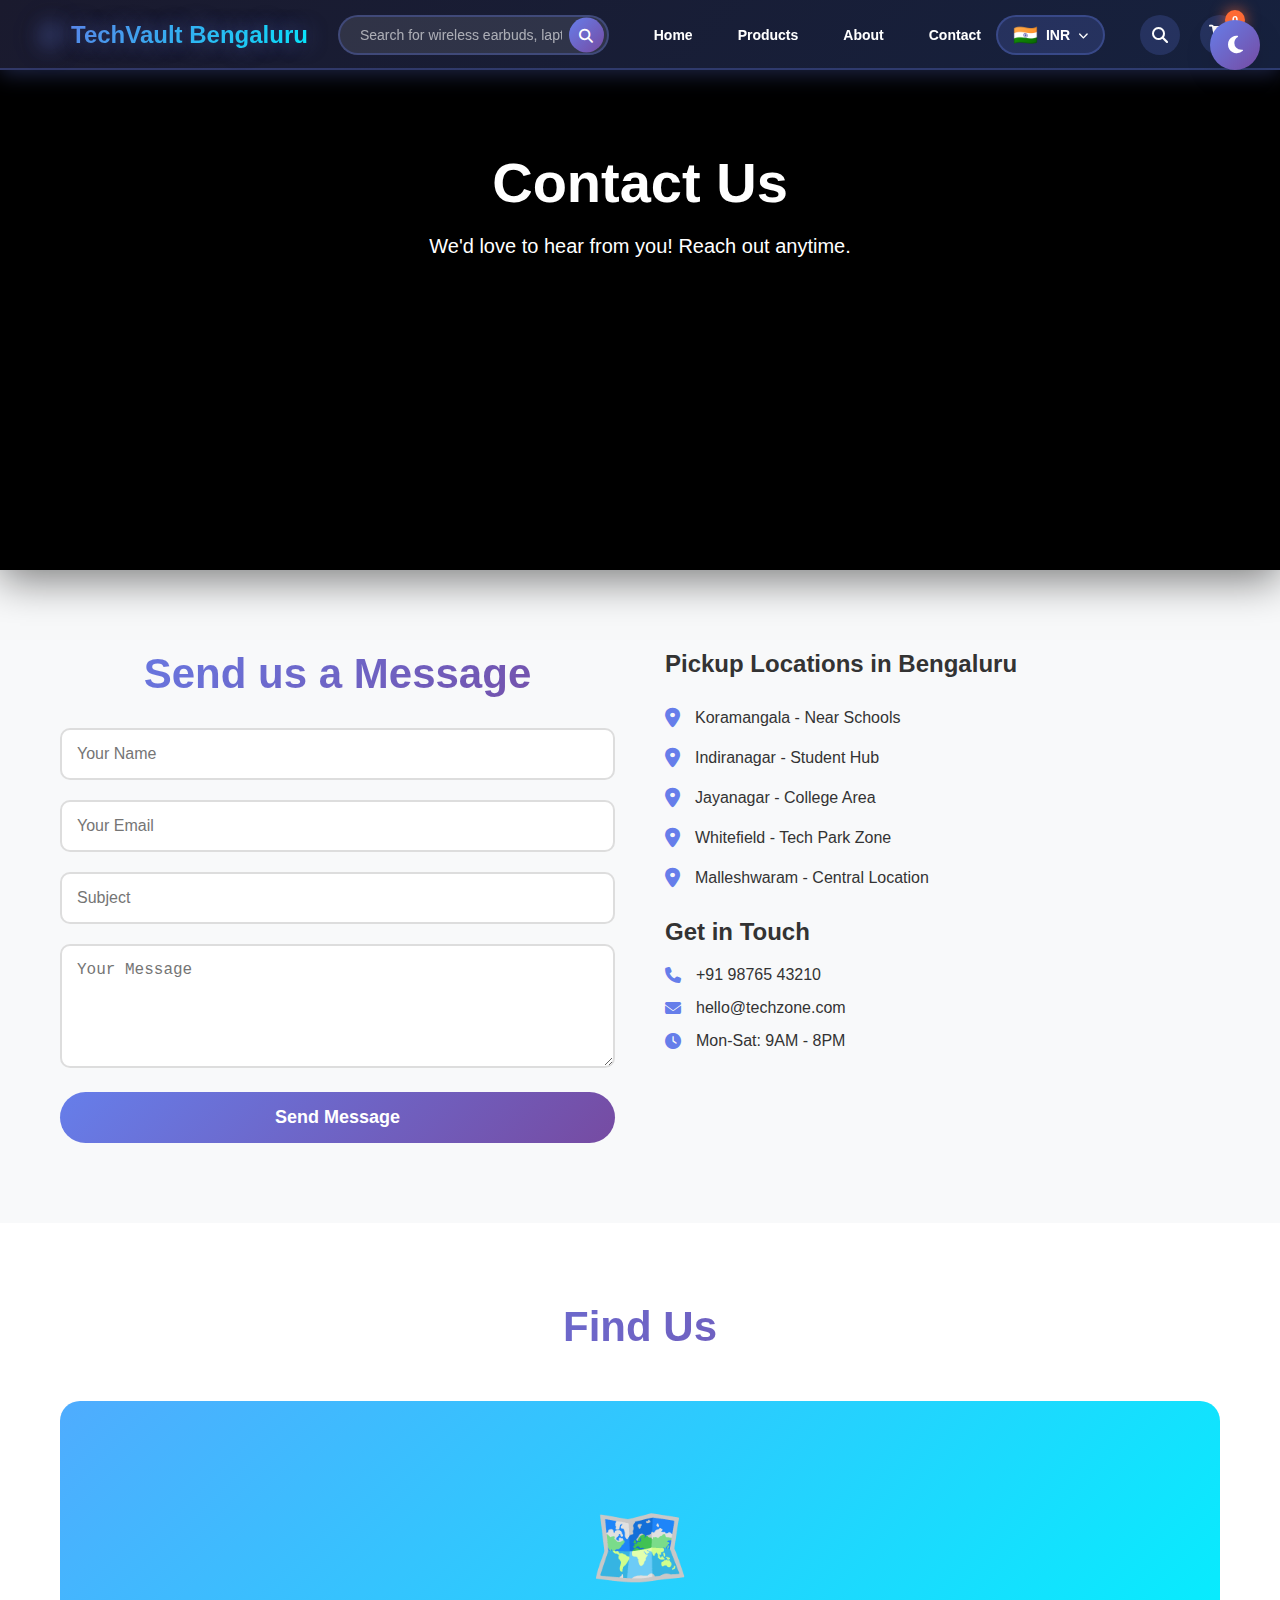
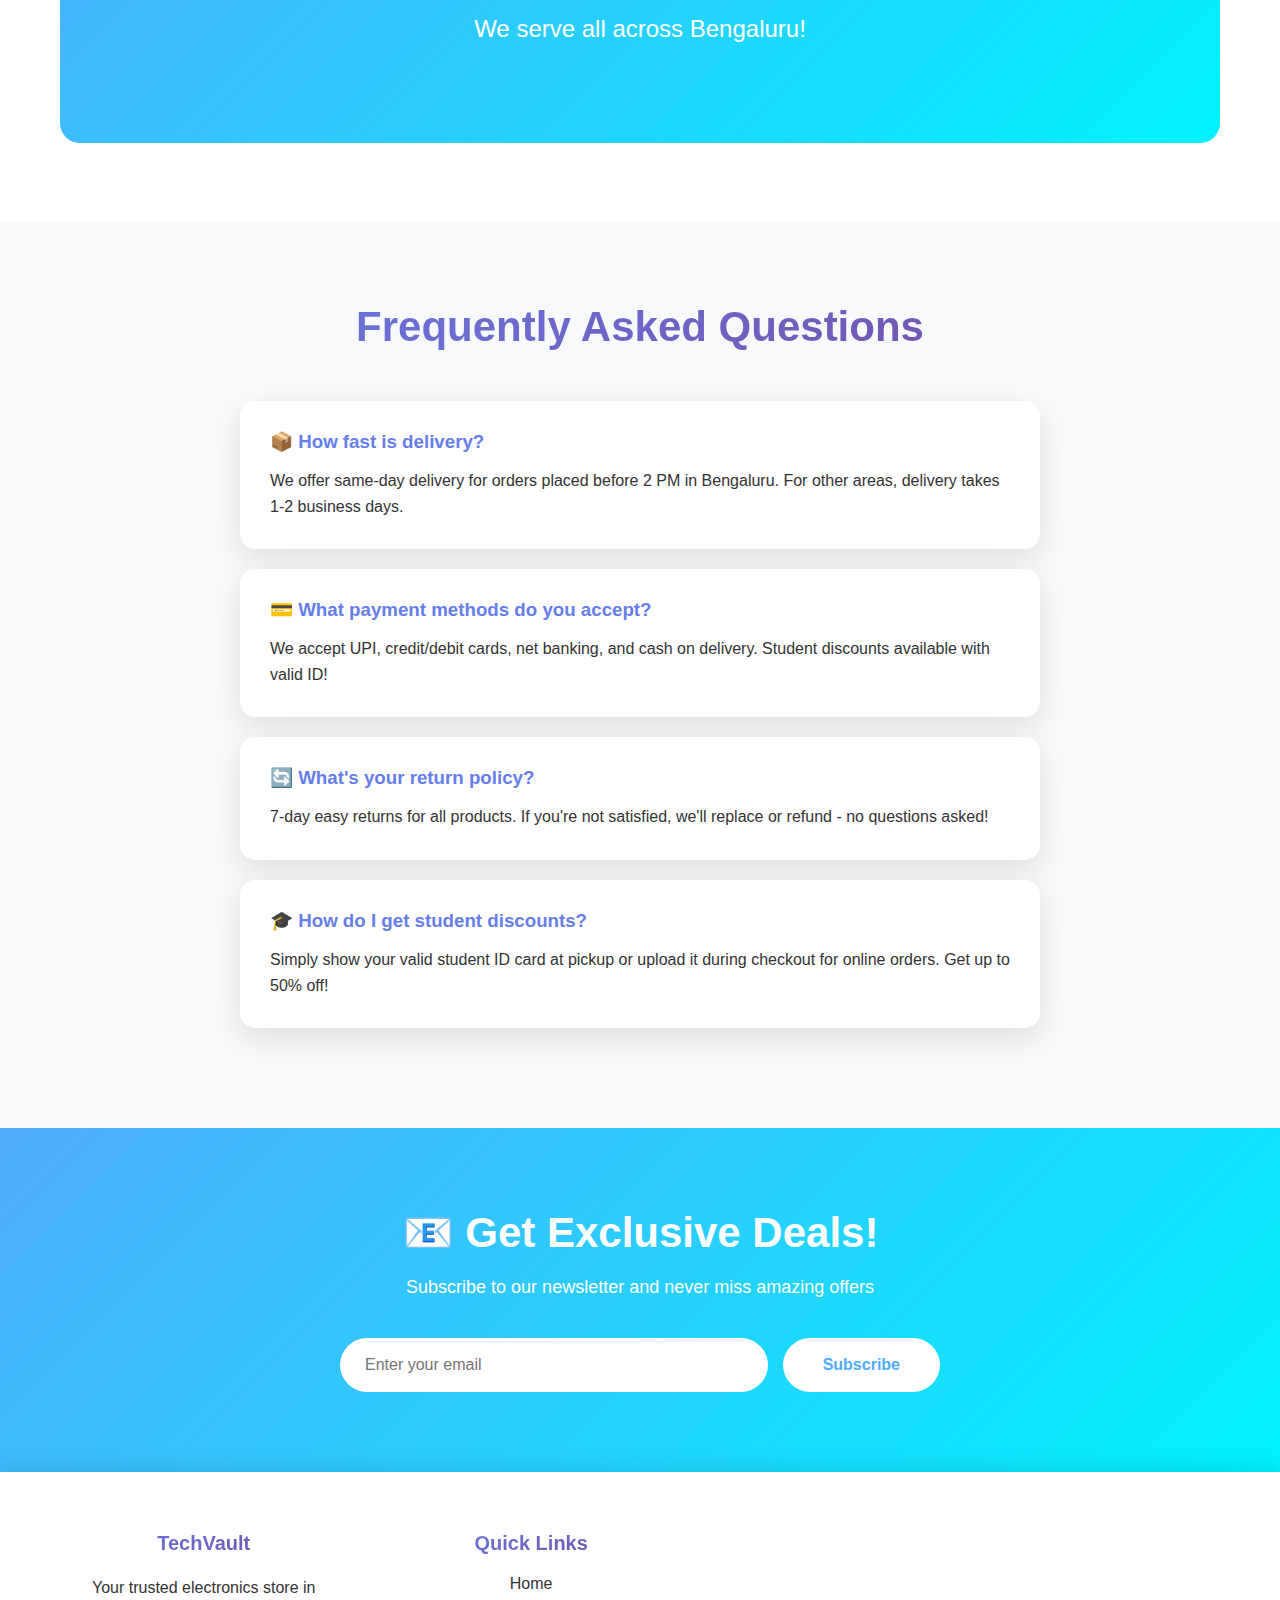
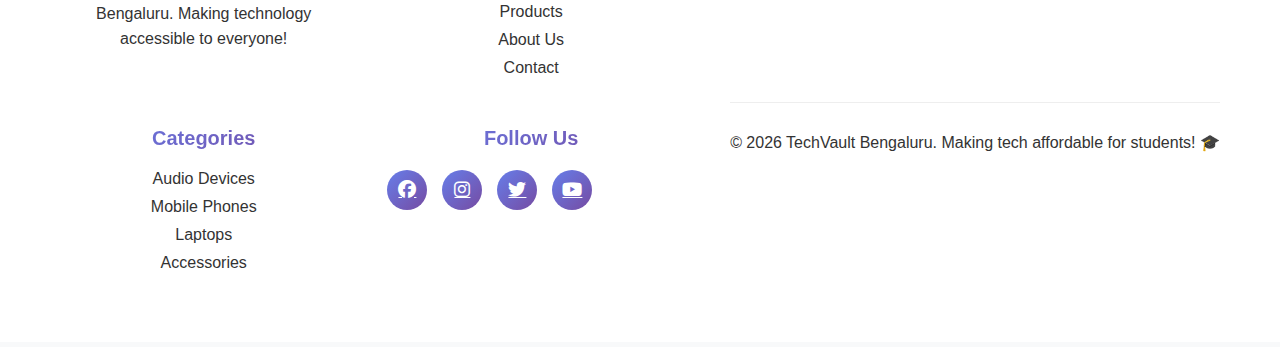
<file: contact.html>
<!DOCTYPE html>
<html lang="en">
<head>
    <meta charset="UTF-8">
    <meta name="viewport" content="width=device-width, initial-scale=1.0">
    <title>Contact Us - TechZone Bengaluru</title>
    <link rel="stylesheet" href="style.css">
    <link rel="stylesheet" href="https://cdnjs.cloudflare.com/ajax/libs/font-awesome/6.4.0/css/all.min.css">
</head>
<body>
    <!-- Dark Mode Toggle -->
    <button class="dark-mode-toggle" id="darkModeToggle">
        <i class="fas fa-moon"></i>
    </button>

    <!-- Search Bar -->
    <div class="search-overlay" id="searchOverlay">
        <div class="search-container">
            <input type="text" id="searchInput" placeholder="Search for products..." autocomplete="off">
            <button class="search-close" id="searchClose"><i class="fas fa-times"></i></button>
            <div class="search-results" id="searchResults"></div>
        </div>
    </div>

    <!-- Product Detail Modal -->
    <div class="modal" id="productModal">
        <div class="modal-content">
            <span class="modal-close" id="modalClose">&times;</span>
            <div class="modal-body" id="modalBody"></div>
        </div>
    </div>

    <!-- Navigation - Header Box -->
    <nav class="navbar">
        <div class="container">
            <a href="index.html" style="text-decoration: none; color: inherit;">
                <div class="logo">
                    <i class="fas fa-bolt"></i>
                    <span>TechVault Bengaluru</span>
                </div>
            </a>
            <!-- Mega Search in Header -->
            <div class="navbar-search">
                <input type="text" id="navbarSearchInput" placeholder="Search for wireless earbuds, laptops, phones..." autocomplete="off">
                <button class="navbar-search-btn" id="navbarSearchBtn">
                    <i class="fas fa-search"></i>
                </button>
            </div>
            <ul class="nav-links">
                <li><a href="index.html">Home</a></li>
                <li><a href="products.html">Products</a></li>
                <li><a href="about.html">About</a></li>
                <li><a href="contact.html">Contact</a></li>
            </ul>
            <div class="nav-icons">
                <div class="currency-selector">
                    <button class="currency-btn" id="currencyBtn" onclick="toggleCurrencyDropdown()">
                        <span class="currency-flag">🇮🇳</span>
                        <span class="currency-code">INR</span>
                        <i class="fas fa-chevron-down"></i>
                    </button>
                    <div class="currency-dropdown" id="currencyDropdown">
                        <div class="currency-option" onclick="changeCurrency('INR')">
                            <span class="currency-flag">🇮🇳</span>
                            <div class="currency-info">
                                <span class="currency-code">INR ₹</span>
                                <span class="currency-name">India</span>
                            </div>
                        </div>
                        <div class="currency-option" onclick="changeCurrency('USD')">
                            <span class="currency-flag">🇺🇸</span>
                            <div class="currency-info">
                                <span class="currency-code">US $</span>
                                <span class="currency-name">United States</span>
                            </div>
                        </div>
                        <div class="currency-option" onclick="changeCurrency('EUR')">
                            <span class="currency-flag">🇪🇺</span>
                            <div class="currency-info">
                                <span class="currency-code">EUR €</span>
                                <span class="currency-name">Europe</span>
                            </div>
                        </div>
                        <div class="currency-option" onclick="changeCurrency('GBP')">
                            <span class="currency-flag">🇬🇧</span>
                            <div class="currency-info">
                                <span class="currency-code">GBP £</span>
                                <span class="currency-name">United Kingdom</span>
                            </div>
                        </div>
                        <div class="currency-option" onclick="changeCurrency('AUD')">
                            <span class="currency-flag">🇦🇺</span>
                            <div class="currency-info">
                                <span class="currency-code">AU $</span>
                                <span class="currency-name">Australia</span>
                            </div>
                        </div>
                        <div class="currency-option" onclick="changeCurrency('CAD')">
                            <span class="currency-flag">🇨🇦</span>
                            <div class="currency-info">
                                <span class="currency-code">CA $</span>
                                <span class="currency-name">Canada</span>
                            </div>
                        </div>
                        <div class="currency-option" onclick="changeCurrency('AED')">
                            <span class="currency-flag">🇦🇪</span>
                            <div class="currency-info">
                                <span class="currency-code">AED</span>
                                <span class="currency-name">UAE</span>
                            </div>
                        </div>
                        <div class="currency-option" onclick="changeCurrency('SGD')">
                            <span class="currency-flag">🇸🇬</span>
                            <div class="currency-info">
                                <span class="currency-code">SG $</span>
                                <span class="currency-name">Singapore</span>
                            </div>
                        </div>
                    </div>
                </div>
                <button class="search-icon" id="searchIcon">
                    <i class="fas fa-search"></i>
                </button>
                <div class="cart-icon">
                    <i class="fas fa-shopping-cart"></i>
                    <span class="cart-count">0</span>
                </div>
            </div>
        </div>
    </nav>

    <!-- Contact Hero -->
    <section class="hero" style="min-height: 300px; padding: 80px 0;">
        <div class="hero-content" style="text-align: center; margin: 0 auto;">
            <h1 class="hero-title">Contact Us</h1>
            <p class="hero-subtitle">We'd love to hear from you! Reach out anytime.</p>
        </div>
    </section>

    <!-- Contact Section -->
    <section id="contact" class="contact">
        <div class="container">
            <div class="contact-content">
                <div class="contact-form">
                    <h2 style="margin-bottom: 30px; background: var(--primary-gradient); background-clip: text; -webkit-background-clip: text; -webkit-text-fill-color: transparent;">Send us a Message</h2>
                    <form id="contactForm">
                        <input type="text" placeholder="Your Name" required>
                        <input type="email" placeholder="Your Email" required>
                        <input type="text" placeholder="Subject" required>
                        <textarea placeholder="Your Message" rows="5" required></textarea>
                        <button type="submit" class="submit-btn">Send Message</button>
                    </form>
                </div>
                <div class="contact-info">
                    <h3>Pickup Locations in Bengaluru</h3>
                    <div class="location">
                        <i class="fas fa-map-marker-alt"></i>
                        <p>Koramangala - Near Schools</p>
                    </div>
                    <div class="location">
                        <i class="fas fa-map-marker-alt"></i>
                        <p>Indiranagar - Student Hub</p>
                    </div>
                    <div class="location">
                        <i class="fas fa-map-marker-alt"></i>
                        <p>Jayanagar - College Area</p>
                    </div>
                    <div class="location">
                        <i class="fas fa-map-marker-alt"></i>
                        <p>Whitefield - Tech Park Zone</p>
                    </div>
                    <div class="location">
                        <i class="fas fa-map-marker-alt"></i>
                        <p>Malleshwaram - Central Location</p>
                    </div>
                    <div class="contact-details">
                        <h3 style="margin-top: 30px; margin-bottom: 20px;">Get in Touch</h3>
                        <p><i class="fas fa-phone"></i> +91 98765 43210</p>
                        <p><i class="fas fa-envelope"></i> hello@techzone.com</p>
                        <p><i class="fas fa-clock"></i> Mon-Sat: 9AM - 8PM</p>
                    </div>
                </div>
            </div>
        </div>
    </section>

    <!-- Map Section -->
    <section style="padding: 80px 0; background: var(--card-bg);">
        <div class="container">
            <h2 style="font-size: 42px; text-align: center; margin-bottom: 50px; background: var(--primary-gradient); background-clip: text; -webkit-background-clip: text; -webkit-text-fill-color: transparent;">Find Us</h2>
            <div style="background: var(--accent-gradient); border-radius: 20px; padding: 100px; text-align: center; color: white; font-size: 80px;">
                🗺️
                <p style="font-size: 24px; margin-top: 20px;">We serve all across Bengaluru!</p>
            </div>
        </div>
    </section>

    <!-- FAQ Section -->
    <section style="padding: 80px 0; background: var(--bg-color);">
        <div class="container">
            <h2 style="font-size: 42px; text-align: center; margin-bottom: 50px; background: var(--primary-gradient); background-clip: text; -webkit-background-clip: text; -webkit-text-fill-color: transparent;">Frequently Asked Questions</h2>
            <div style="max-width: 800px; margin: 0 auto;">
                <div style="background: var(--card-bg); padding: 30px; border-radius: 15px; margin-bottom: 20px; box-shadow: var(--shadow);">
                    <h3 style="color: #667eea; margin-bottom: 15px;">📦 How fast is delivery?</h3>
                    <p style="color: var(--text-color); line-height: 1.6;">We offer same-day delivery for orders placed before 2 PM in Bengaluru. For other areas, delivery takes 1-2 business days.</p>
                </div>
                <div style="background: var(--card-bg); padding: 30px; border-radius: 15px; margin-bottom: 20px; box-shadow: var(--shadow);">
                    <h3 style="color: #667eea; margin-bottom: 15px;">💳 What payment methods do you accept?</h3>
                    <p style="color: var(--text-color); line-height: 1.6;">We accept UPI, credit/debit cards, net banking, and cash on delivery. Student discounts available with valid ID!</p>
                </div>
                <div style="background: var(--card-bg); padding: 30px; border-radius: 15px; margin-bottom: 20px; box-shadow: var(--shadow);">
                    <h3 style="color: #667eea; margin-bottom: 15px;">🔄 What's your return policy?</h3>
                    <p style="color: var(--text-color); line-height: 1.6;">7-day easy returns for all products. If you're not satisfied, we'll replace or refund - no questions asked!</p>
                </div>
                <div style="background: var(--card-bg); padding: 30px; border-radius: 15px; margin-bottom: 20px; box-shadow: var(--shadow);">
                    <h3 style="color: #667eea; margin-bottom: 15px;">🎓 How do I get student discounts?</h3>
                    <p style="color: var(--text-color); line-height: 1.6;">Simply show your valid student ID card at pickup or upload it during checkout for online orders. Get up to 50% off!</p>
                </div>
            </div>
        </div>
    </section>

    <!-- Newsletter Section -->
    <section class="newsletter">
        <div class="container">
            <h2>📧 Get Exclusive Deals!</h2>
            <p>Subscribe to our newsletter and never miss amazing offers</p>
            <form class="newsletter-form" id="newsletterForm">
                <input type="email" placeholder="Enter your email" required>
                <button type="submit">Subscribe</button>
            </form>
        </div>
    </section>

    <!-- Footer -->
    <footer class="footer">
        <div class="container">
            <div class="footer-content">
                <div class="footer-section">
                    <h3>TechVault</h3>
                    <p>Your trusted electronics store in Bengaluru. Making technology accessible to everyone!</p>
                </div>
                <div class="footer-section">
                    <h3>Quick Links</h3>
                    <ul>
                        <li><a href="index.html">Home</a></li>
                        <li><a href="products.html">Products</a></li>
                        <li><a href="about.html">About Us</a></li>
                        <li><a href="contact.html">Contact</a></li>
                    </ul>
                </div>
                <div class="footer-section">
                    <h3>Categories</h3>
                    <ul>
                        <li><a href="products.html">Audio Devices</a></li>
                        <li><a href="products.html">Mobile Phones</a></li>
                        <li><a href="products.html">Laptops</a></li>
                        <li><a href="products.html">Accessories</a></li>
                    </ul>
                </div>
                <div class="footer-section">
                    <h3>Follow Us</h3>
                    <div class="social-links">
                        <a href="#"><i class="fab fa-facebook"></i></a>
                        <a href="#"><i class="fab fa-instagram"></i></a>
                        <a href="#"><i class="fab fa-twitter"></i></a>
                        <a href="#"><i class="fab fa-youtube"></i></a>
                    </div>
                </div>
            </div>
            <div class="footer-bottom">
                <p>&copy; 2026 TechVault Bengaluru. Making tech affordable for students! 🎓</p>
            </div>
        </div>
    </footer>

    <script>
        // Dark Mode Toggle
        document.getElementById('darkModeToggle').addEventListener('click', function() {
            document.body.classList.toggle('dark-mode');
            const icon = this.querySelector('i');
            icon.className = document.body.classList.contains('dark-mode') 
                ? 'fas fa-sun' 
                : 'fas fa-moon';
        });

        // Contact Form
        document.getElementById('contactForm').addEventListener('submit', function(e) {
            e.preventDefault();
            
            // Show notification
            const notification = document.createElement('div');
            notification.style.cssText = `
                position: fixed;
                top: 100px;
                right: 20px;
                background: linear-gradient(135deg, #667eea 0%, #764ba2 100%);
                color: white;
                padding: 20px 30px;
                border-radius: 10px;
                box-shadow: 0 10px 30px rgba(0,0,0,0.3);
                z-index: 10000;
                font-weight: bold;
            `;
            notification.textContent = 'Thank you! We will contact you soon! 🎉';
            document.body.appendChild(notification);
            
            setTimeout(() => notification.remove(), 3000);
            this.reset();
        });

        // Newsletter Form
        document.getElementById('newsletterForm').addEventListener('submit', function(e) {
            e.preventDefault();
            
            const notification = document.createElement('div');
            notification.style.cssText = `
                position: fixed;
                top: 100px;
                right: 20px;
                background: linear-gradient(135deg, #667eea 0%, #764ba2 100%);
                color: white;
                padding: 20px 30px;
                border-radius: 10px;
                box-shadow: 0 10px 30px rgba(0,0,0,0.3);
                z-index: 10000;
                font-weight: bold;
            `;
            notification.textContent = '🎉 Thank you for subscribing! Check your email for exclusive deals!';
            document.body.appendChild(notification);
            
            setTimeout(() => notification.remove(), 3000);
            this.reset();
        });
    </script>
</body>
</html>
</file>
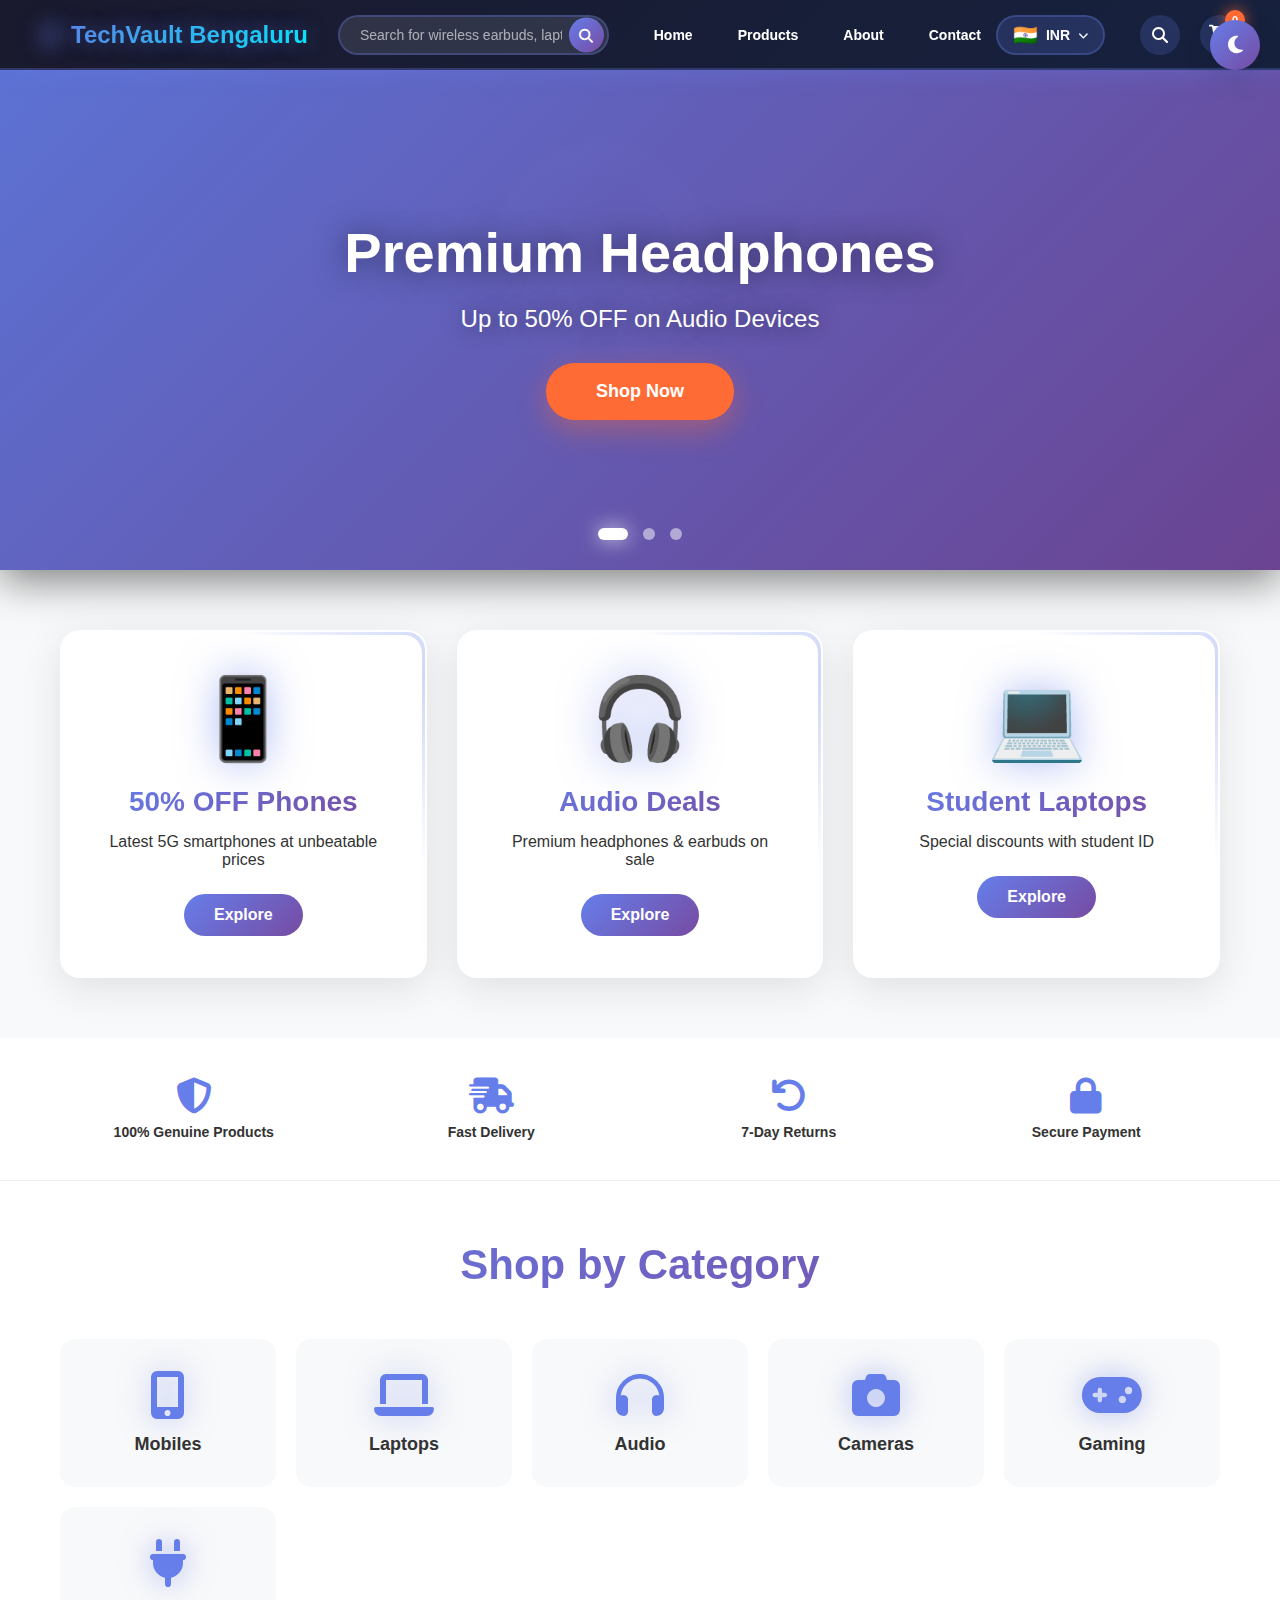
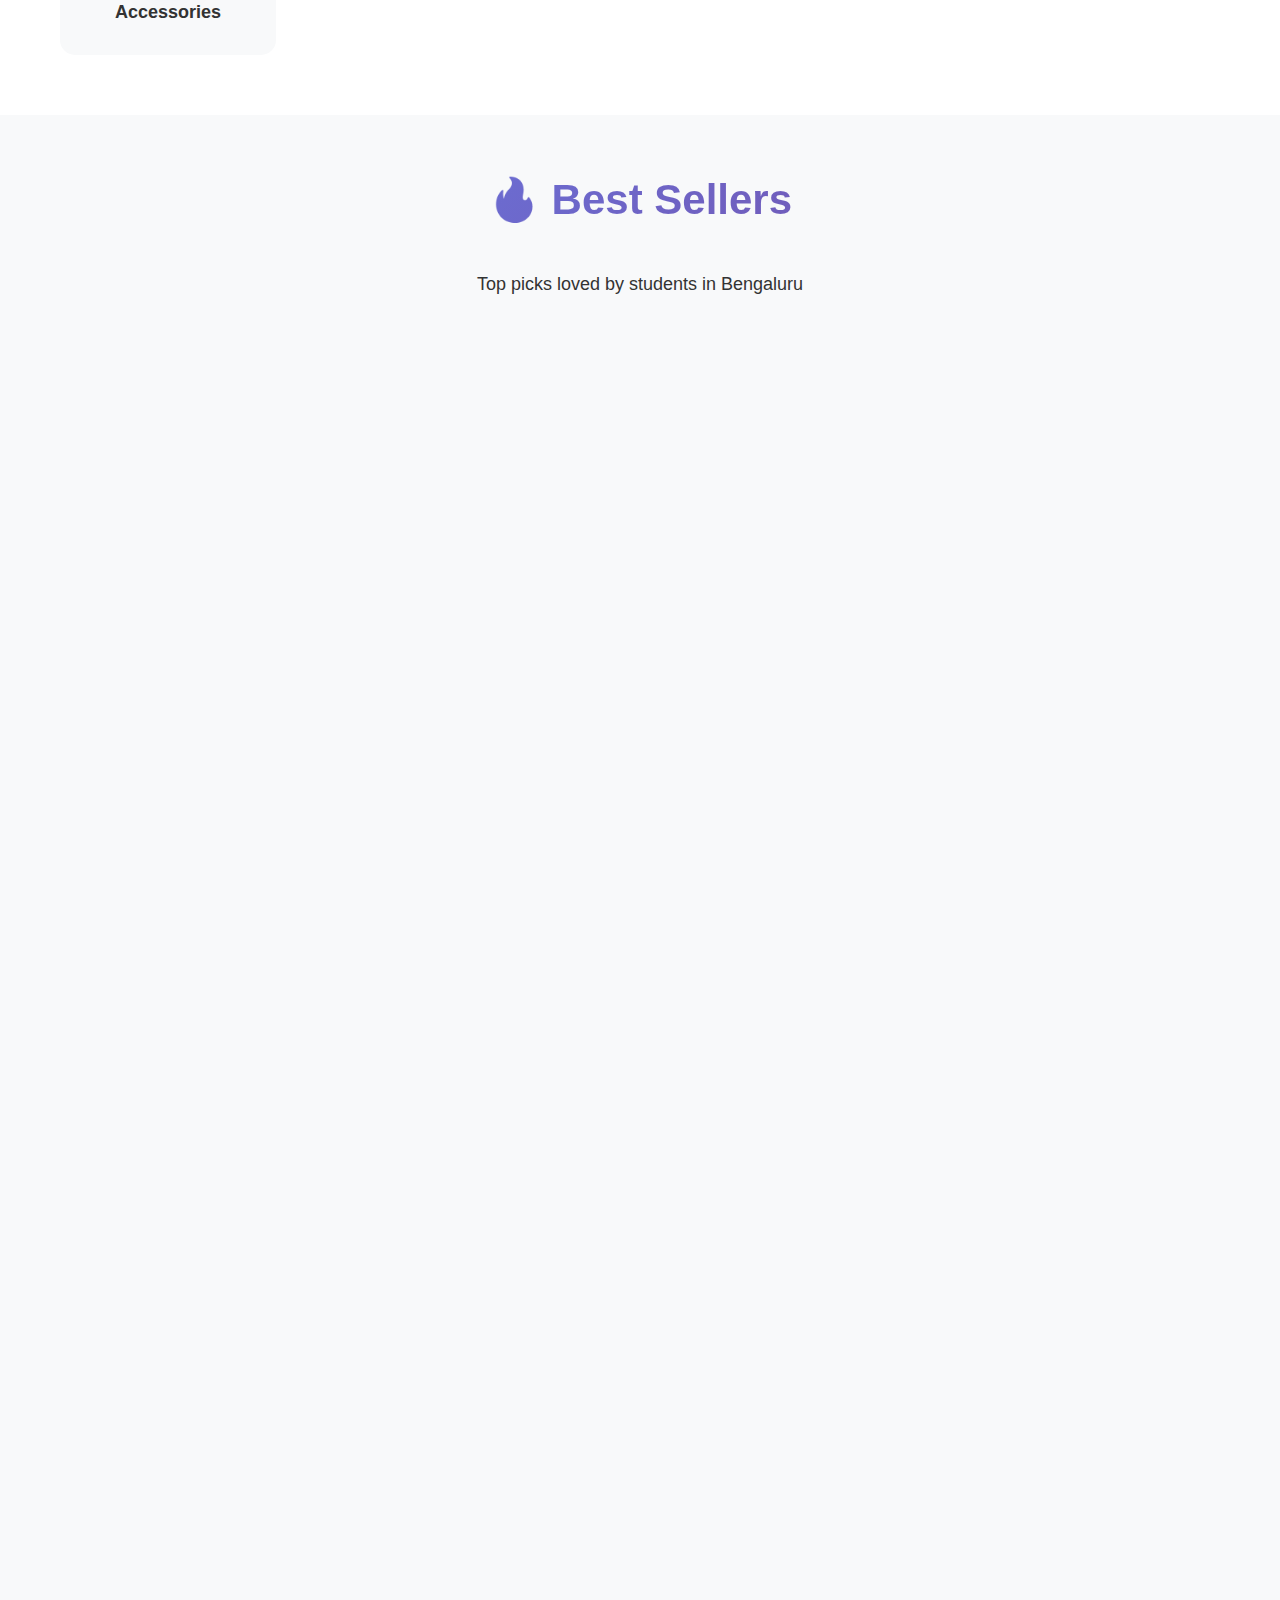
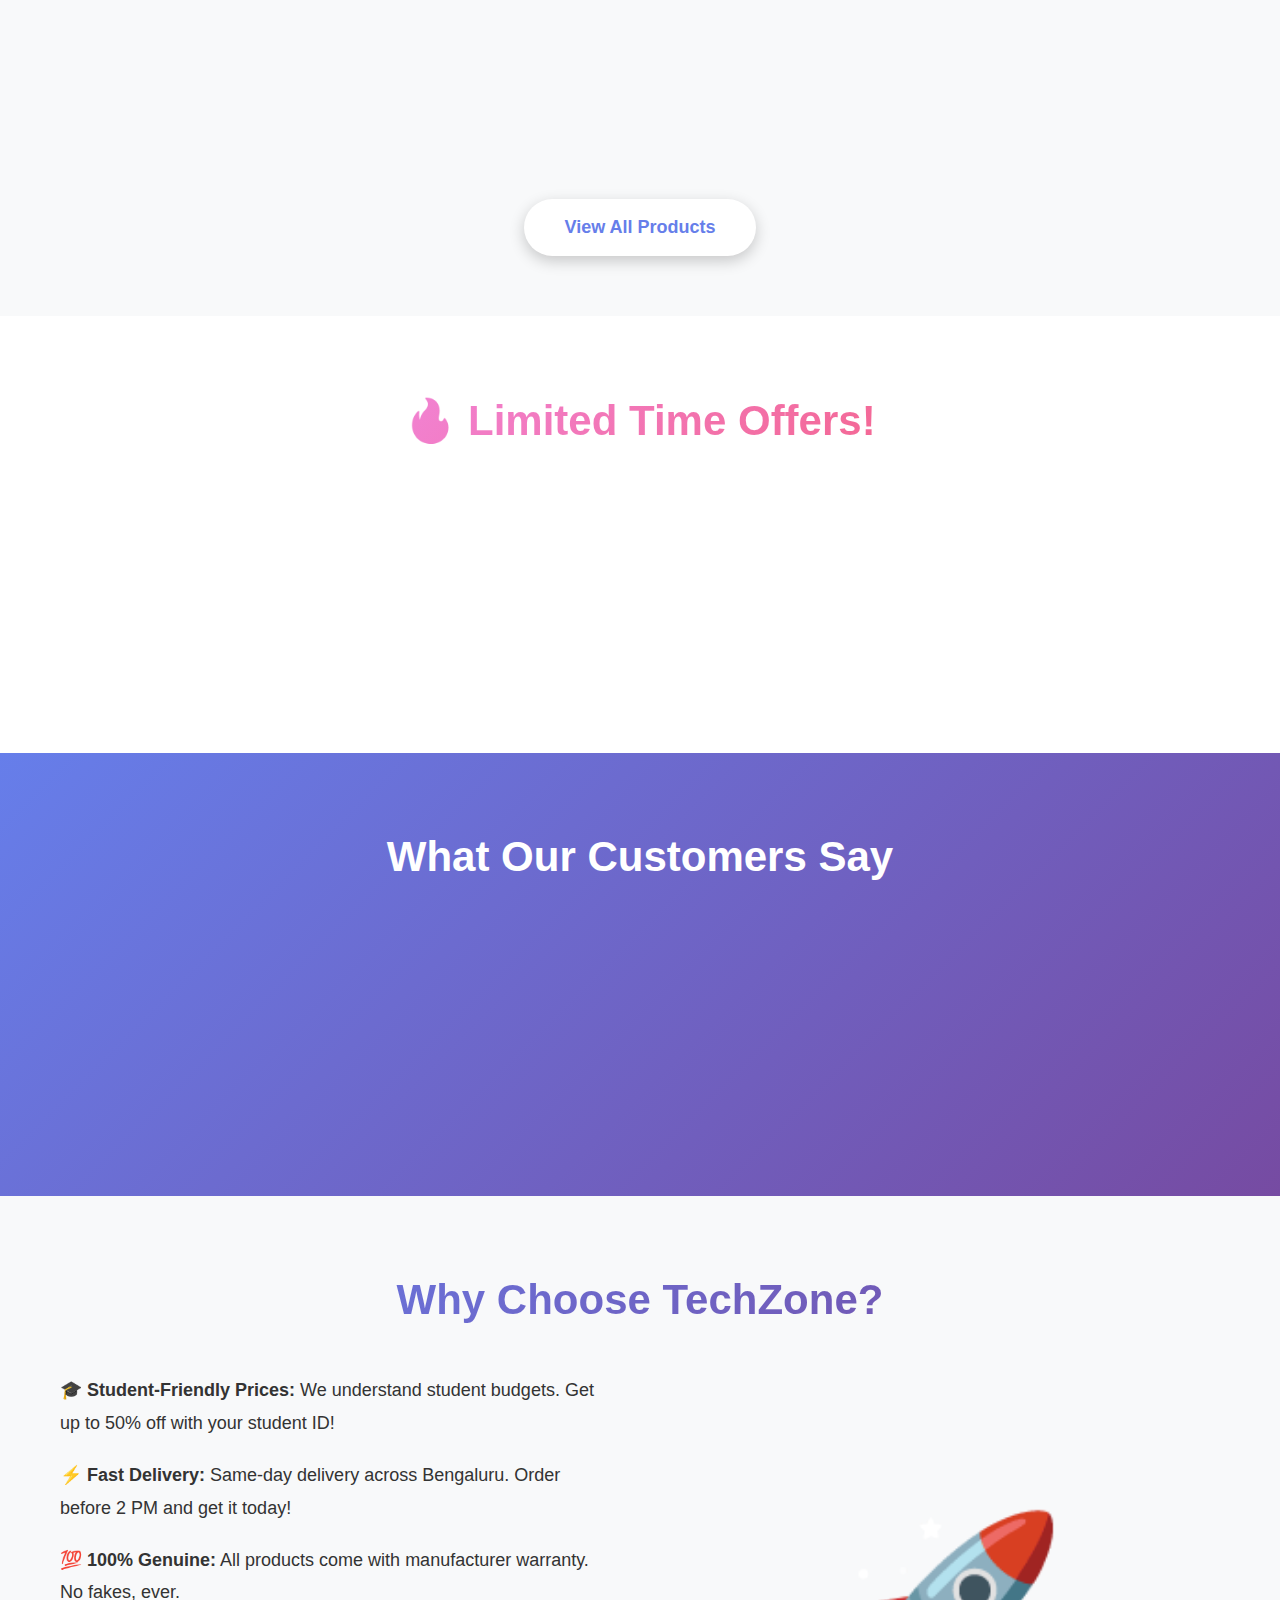
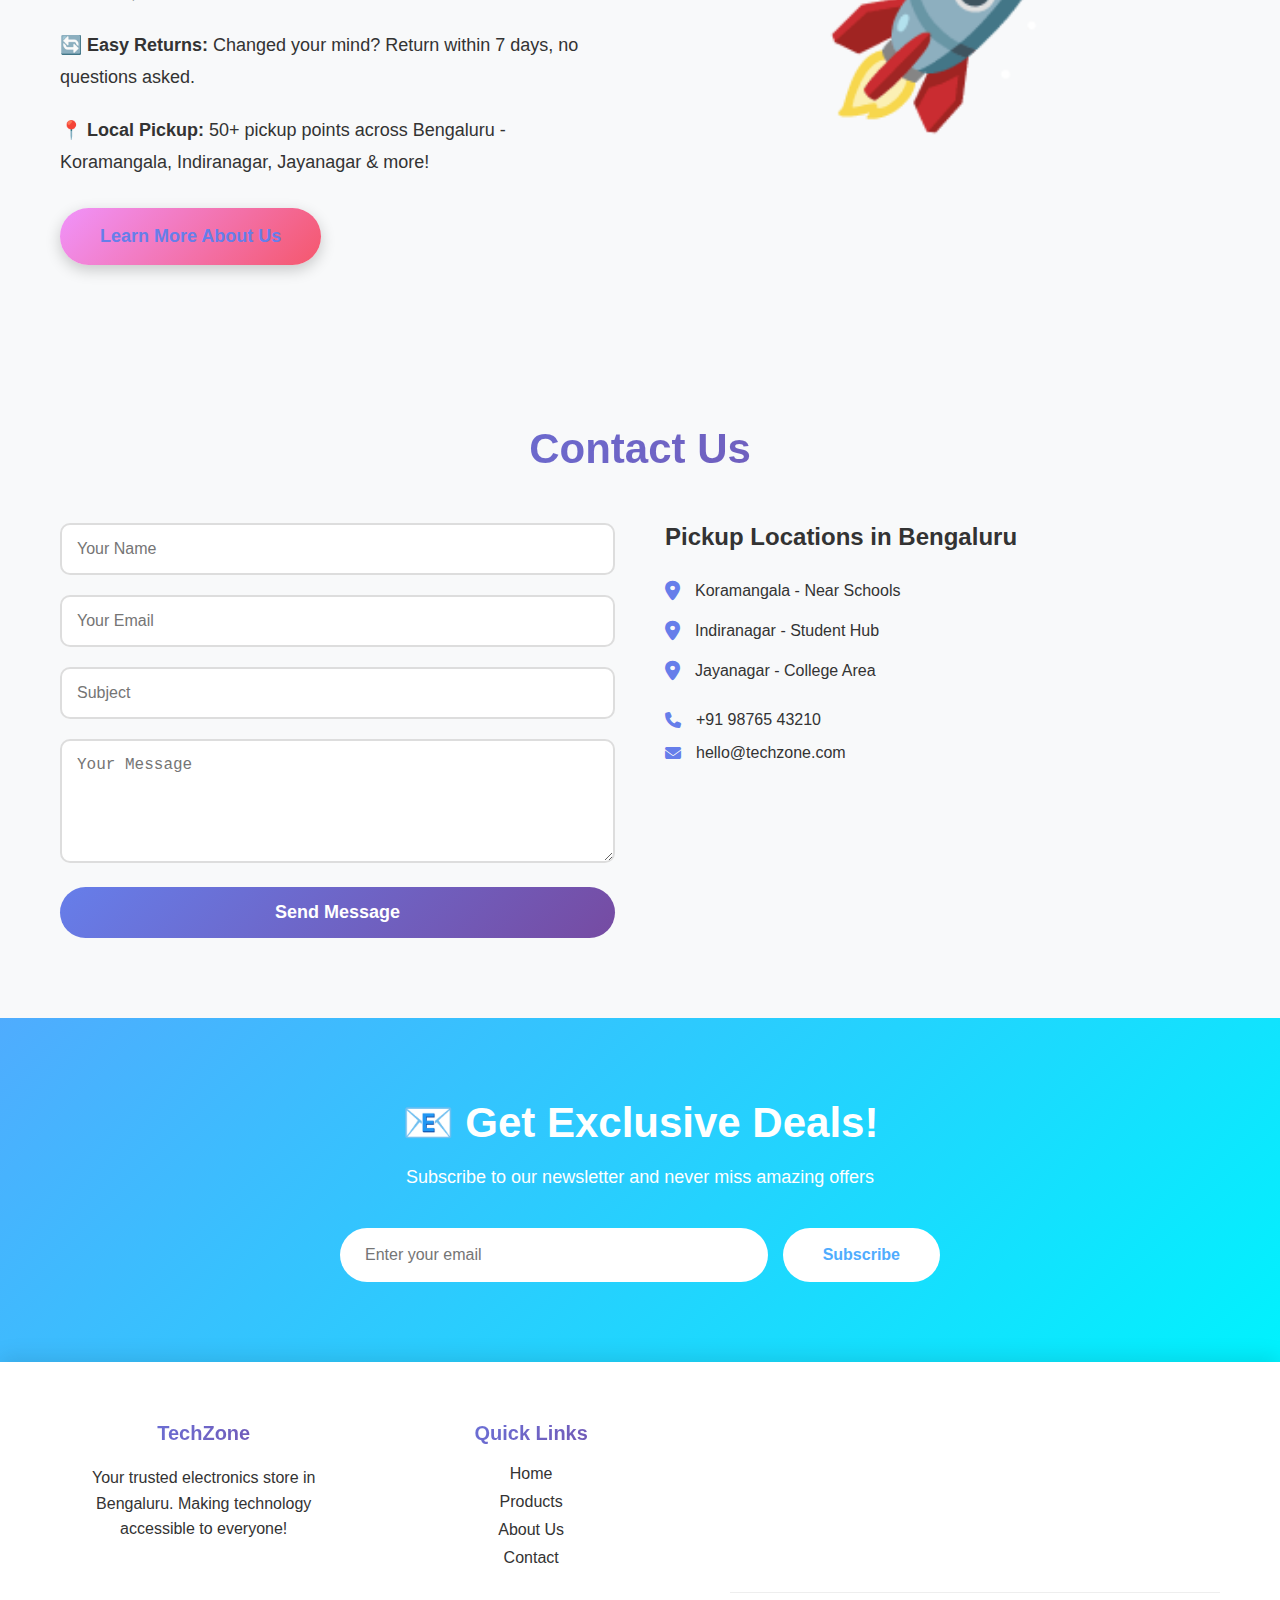
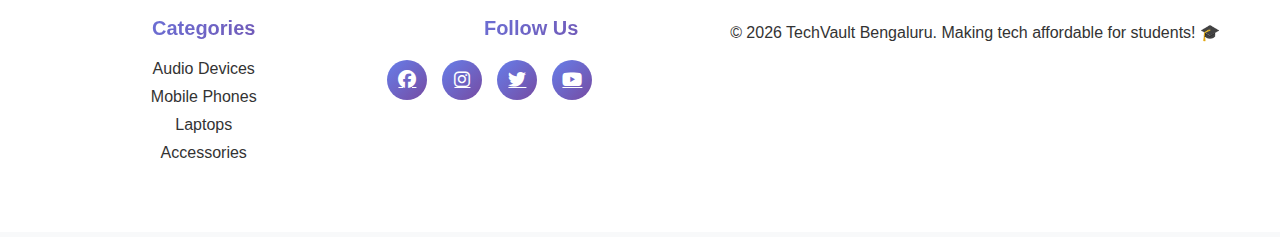
<file: index-old.html>
<!DOCTYPE html>
<html lang="en">
<head>
    <meta charset="UTF-8">
    <meta name="viewport" content="width=device-width, initial-scale=1.0">
    <title>TechZone - Electronics Store Bengaluru</title>
    <link rel="stylesheet" href="style.css">
    <link rel="stylesheet" href="https://cdnjs.cloudflare.com/ajax/libs/font-awesome/6.4.0/css/all.min.css">
</head>
<body>
    <!-- Dark Mode Toggle -->
    <button class="dark-mode-toggle" id="darkModeToggle">
        <i class="fas fa-moon"></i>
    </button>

    <!-- Search Bar -->
    <div class="search-overlay" id="searchOverlay">
        <div class="search-container">
            <input type="text" id="searchInput" placeholder="Search for products..." autocomplete="off">
            <button class="search-close" id="searchClose"><i class="fas fa-times"></i></button>
            <div class="search-results" id="searchResults"></div>
        </div>
    </div>

    <!-- Product Detail Modal -->
    <div class="modal" id="productModal">
        <div class="modal-content">
            <span class="modal-close" id="modalClose">&times;</span>
            <div class="modal-body" id="modalBody"></div>
        </div>
    </div>

    <!-- Navigation - Header Box -->
    <nav class="navbar">
        <div class="container">
            <a href="index.html" style="text-decoration: none; color: inherit;">
                <div class="logo">
                    <i class="fas fa-bolt"></i>
                    <span>TechVault Bengaluru</span>
                </div>
            </a>
            <!-- Mega Search in Header -->
            <div class="navbar-search">
                <input type="text" id="navbarSearchInput" placeholder="Search for wireless earbuds, laptops, phones..." autocomplete="off">
                <button class="navbar-search-btn" id="navbarSearchBtn">
                    <i class="fas fa-search"></i>
                </button>
            </div>
            <ul class="nav-links">
                <li><a href="index.html">Home</a></li>
                <li><a href="products.html">Products</a></li>
                <li><a href="about.html">About</a></li>
                <li><a href="contact.html">Contact</a></li>
            </ul>
            <div class="nav-icons">
                <div class="currency-selector">
                    <button class="currency-btn" id="currencyBtn" onclick="toggleCurrencyDropdown()">
                        <span class="currency-flag">🇮🇳</span>
                        <span class="currency-code">INR</span>
                        <i class="fas fa-chevron-down"></i>
                    </button>
                    <div class="currency-dropdown" id="currencyDropdown">
                        <div class="currency-option" onclick="changeCurrency('INR')">
                            <span class="currency-flag">🇮🇳</span>
                            <div class="currency-info">
                                <span class="currency-code">INR ₹</span>
                                <span class="currency-name">India</span>
                            </div>
                        </div>
                        <div class="currency-option" onclick="changeCurrency('USD')">
                            <span class="currency-flag">🇺🇸</span>
                            <div class="currency-info">
                                <span class="currency-code">US $</span>
                                <span class="currency-name">United States</span>
                            </div>
                        </div>
                        <div class="currency-option" onclick="changeCurrency('EUR')">
                            <span class="currency-flag">🇪🇺</span>
                            <div class="currency-info">
                                <span class="currency-code">EUR €</span>
                                <span class="currency-name">Europe</span>
                            </div>
                        </div>
                        <div class="currency-option" onclick="changeCurrency('GBP')">
                            <span class="currency-flag">🇬🇧</span>
                            <div class="currency-info">
                                <span class="currency-code">GBP £</span>
                                <span class="currency-name">United Kingdom</span>
                            </div>
                        </div>
                        <div class="currency-option" onclick="changeCurrency('AUD')">
                            <span class="currency-flag">🇦🇺</span>
                            <div class="currency-info">
                                <span class="currency-code">AU $</span>
                                <span class="currency-name">Australia</span>
                            </div>
                        </div>
                        <div class="currency-option" onclick="changeCurrency('CAD')">
                            <span class="currency-flag">🇨🇦</span>
                            <div class="currency-info">
                                <span class="currency-code">CA $</span>
                                <span class="currency-name">Canada</span>
                            </div>
                        </div>
                        <div class="currency-option" onclick="changeCurrency('AED')">
                            <span class="currency-flag">🇦🇪</span>
                            <div class="currency-info">
                                <span class="currency-code">AED</span>
                                <span class="currency-name">UAE</span>
                            </div>
                        </div>
                        <div class="currency-option" onclick="changeCurrency('SGD')">
                            <span class="currency-flag">🇸🇬</span>
                            <div class="currency-info">
                                <span class="currency-code">SG $</span>
                                <span class="currency-name">Singapore</span>
                            </div>
                        </div>
                    </div>
                </div>
                <button class="search-icon" id="searchIcon">
                    <i class="fas fa-search"></i>
                </button>
                <div class="cart-icon">
                    <i class="fas fa-shopping-cart"></i>
                    <span class="cart-count">0</span>
                </div>
            </div>
        </div>
    </nav>

    <!-- Hero Slider Box -->
    <section id="home" class="hero">
        <div class="hero-slider">
            <!-- Slide 1 -->
            <div class="hero-slide hero-slide-1 active">
                <div class="hero-slide-content">
                    <h1>Premium Headphones</h1>
                    <p>Up to 50% OFF on Audio Devices</p>
                    <a href="products.html" class="cta-button">Shop Now</a>
                </div>
            </div>
            <!-- Slide 2 -->
            <div class="hero-slide hero-slide-2">
                <div class="hero-slide-content">
                    <h1>Latest Smartphones</h1>
                    <p>5G Phones Starting at ₹8,999</p>
                    <a href="products.html" class="cta-button">Shop Now</a>
                </div>
            </div>
            <!-- Slide 3 -->
            <div class="hero-slide hero-slide-3">
                <div class="hero-slide-content">
                    <h1>Student Laptops</h1>
                    <p>Special Discounts for Students</p>
                    <a href="products.html" class="cta-button">Shop Now</a>
                </div>
            </div>
        </div>
        <!-- Slider Dots -->
        <div class="hero-dots">
            <span class="hero-dot active" data-slide="0"></span>
            <span class="hero-dot" data-slide="1"></span>
            <span class="hero-dot" data-slide="2"></span>
        </div>
    </section>

    <!-- Promo Boxes Row -->
    <section class="promo-boxes">
        <div class="container">
            <div class="promo-grid">
                <div class="promo-box">
                    <div class="promo-box-content">
                        <div class="promo-icon">📱</div>
                        <h3>50% OFF Phones</h3>
                        <p>Latest 5G smartphones at unbeatable prices</p>
                        <a href="products.html" class="promo-btn">Explore</a>
                    </div>
                </div>
                <div class="promo-box">
                    <div class="promo-box-content">
                        <div class="promo-icon">🎧</div>
                        <h3>Audio Deals</h3>
                        <p>Premium headphones & earbuds on sale</p>
                        <a href="products.html" class="promo-btn">Explore</a>
                    </div>
                </div>
                <div class="promo-box">
                    <div class="promo-box-content">
                        <div class="promo-icon">💻</div>
                        <h3>Student Laptops</h3>
                        <p>Special discounts with student ID</p>
                        <a href="products.html" class="promo-btn">Explore</a>
                    </div>
                </div>
            </div>
        </div>
    </section>

    <!-- Trust Badges -->
    <section class="trust-badges">
        <div class="container">
            <div class="badges-grid">
                <div class="badge-item">
                    <i class="fas fa-shield-alt"></i>
                    <span>100% Genuine Products</span>
                </div>
                <div class="badge-item">
                    <i class="fas fa-shipping-fast"></i>
                    <span>Fast Delivery</span>
                </div>
                <div class="badge-item">
                    <i class="fas fa-undo"></i>
                    <span>7-Day Returns</span>
                </div>
                <div class="badge-item">
                    <i class="fas fa-lock"></i>
                    <span>Secure Payment</span>
                </div>
            </div>
        </div>
    </section>

    <!-- Categories Row with Icons -->
    <section class="categories-row">
        <div class="container">
            <h2>Shop by Category</h2>
            <div class="categories-horizontal">
                <div class="category-box" onclick="window.location.href='products.html'">
                    <i class="fas fa-mobile-alt"></i>
                    <h4>Mobiles</h4>
                </div>
                <div class="category-box" onclick="window.location.href='products.html'">
                    <i class="fas fa-laptop"></i>
                    <h4>Laptops</h4>
                </div>
                <div class="category-box" onclick="window.location.href='products.html'">
                    <i class="fas fa-headphones"></i>
                    <h4>Audio</h4>
                </div>
                <div class="category-box" onclick="window.location.href='products.html'">
                    <i class="fas fa-camera"></i>
                    <h4>Cameras</h4>
                </div>
                <div class="category-box" onclick="window.location.href='products.html'">
                    <i class="fas fa-gamepad"></i>
                    <h4>Gaming</h4>
                </div>
                <div class="category-box" onclick="window.location.href='products.html'">
                    <i class="fas fa-plug"></i>
                    <h4>Accessories</h4>
                </div>
            </div>
        </div>
    </section>

    <!-- Featured Products Section -->
    <section id="products" class="products">
        <div class="container">
            <h2>🔥 Best Sellers</h2>
            <p style="text-align: center; font-size: 18px; color: var(--text-color); margin-bottom: 40px;">Top picks loved by students in Bengaluru</p>
            <div class="products-grid featured-grid" id="productsGrid">
                <!-- Top 6 products will be loaded here -->
            </div>
            <div style="text-align: center; margin-top: 40px;">
                <a href="products.html" class="cta-button" style="text-decoration: none; display: inline-block;">View All Products</a>
            </div>
        </div>
    </section>

    <!-- Special Offers Banner -->
    <section class="special-offers">
        <div class="container">
            <h2>🔥 Limited Time Offers!</h2>
            <div class="offers-grid">
                <div class="offer-card">
                    <div class="offer-badge">50% OFF</div>
                    <h3>Student Special</h3>
                    <p>Show your student ID and get 50% off on all laptops!</p>
                </div>
                <div class="offer-card">
                    <div class="offer-badge">FREE</div>
                    <h3>Free Delivery</h3>
                    <p>Free home delivery across Bengaluru for orders above ₹5,000</p>
                </div>
                <div class="offer-card">
                    <div class="offer-badge">NEW</div>
                    <h3>Trade-In Program</h3>
                    <p>Exchange your old gadgets and get instant discounts!</p>
                </div>
            </div>
        </div>
    </section>

    <!-- Testimonials -->
    <section class="testimonials">
        <div class="container">
            <h2>What Our Customers Say</h2>
            <div class="testimonials-grid">
                <div class="testimonial-card">
                    <div class="stars">⭐⭐⭐⭐⭐</div>
                    <p>"Got amazing headphones at half price! Super fast delivery in Bengaluru."</p>
                    <h4>- Rahul, Student</h4>
                </div>
                <div class="testimonial-card">
                    <div class="stars">⭐⭐⭐⭐⭐</div>
                    <p>"Best place for affordable tech! Helped me get a laptop for my studies."</p>
                    <h4>- Priya, College Student</h4>
                </div>
                <div class="testimonial-card">
                    <div class="stars">⭐⭐⭐⭐⭐</div>
                    <p>"Quality products and great customer service. Highly recommended!"</p>
                    <h4>- Arjun, Tech Enthusiast</h4>
                </div>
            </div>
        </div>
    </section>

    <!-- About Section -->
    <section id="about" class="about">
        <div class="container">
            <h2>Why Choose TechZone?</h2>
            <div class="about-content">
                <div class="about-text">
                    <p><strong>🎓 Student-Friendly Prices:</strong> We understand student budgets. Get up to 50% off with your student ID!</p>
                    <p><strong>⚡ Fast Delivery:</strong> Same-day delivery across Bengaluru. Order before 2 PM and get it today!</p>
                    <p><strong>💯 100% Genuine:</strong> All products come with manufacturer warranty. No fakes, ever.</p>
                    <p><strong>🔄 Easy Returns:</strong> Changed your mind? Return within 7 days, no questions asked.</p>
                    <p><strong>📍 Local Pickup:</strong> 50+ pickup points across Bengaluru - Koramangala, Indiranagar, Jayanagar & more!</p>
                    <div style="margin-top: 30px;">
                        <a href="about.html" class="cta-button" style="text-decoration: none; display: inline-block; background: var(--secondary-gradient);">Learn More About Us</a>
                    </div>
                </div>
                <div class="about-image">
                    <div class="about-icon">🚀</div>
                </div>
            </div>
        </div>
    </section>

    <!-- Contact Section -->
    <section id="contact" class="contact">
        <div class="container">
            <h2>Contact Us</h2>
            <div class="contact-content">
                <div class="contact-form">
                    <form id="contactForm">
                        <input type="text" placeholder="Your Name" required>
                        <input type="email" placeholder="Your Email" required>
                        <input type="text" placeholder="Subject" required>
                        <textarea placeholder="Your Message" rows="5" required></textarea>
                        <button type="submit" class="submit-btn">Send Message</button>
                    </form>
                </div>
                <div class="contact-info">
                    <h3>Pickup Locations in Bengaluru</h3>
                    <div class="location">
                        <i class="fas fa-map-marker-alt"></i>
                        <p>Koramangala - Near Schools</p>
                    </div>
                    <div class="location">
                        <i class="fas fa-map-marker-alt"></i>
                        <p>Indiranagar - Student Hub</p>
                    </div>
                    <div class="location">
                        <i class="fas fa-map-marker-alt"></i>
                        <p>Jayanagar - College Area</p>
                    </div>
                    <div class="contact-details">
                        <p><i class="fas fa-phone"></i> +91 98765 43210</p>
                        <p><i class="fas fa-envelope"></i> hello@techzone.com</p>
                    </div>
                </div>
            </div>
        </div>
    </section>

    <!-- Newsletter Section -->
    <section class="newsletter">
        <div class="container">
            <h2>📧 Get Exclusive Deals!</h2>
            <p>Subscribe to our newsletter and never miss amazing offers</p>
            <form class="newsletter-form" id="newsletterForm">
                <input type="email" placeholder="Enter your email" required>
                <button type="submit">Subscribe</button>
            </form>
        </div>
    </section>

    <!-- Footer -->
    <footer class="footer">
        <div class="container">
            <div class="footer-content">
                <div class="footer-section">
                    <h3>TechZone</h3>
                    <p>Your trusted electronics store in Bengaluru. Making technology accessible to everyone!</p>
                </div>
                <div class="footer-section">
                    <h3>Quick Links</h3>
                    <ul>
                        <li><a href="index.html">Home</a></li>
                        <li><a href="products.html">Products</a></li>
                        <li><a href="about.html">About Us</a></li>
                        <li><a href="contact.html">Contact</a></li>
                    </ul>
                </div>
                <div class="footer-section">
                    <h3>Categories</h3>
                    <ul>
                        <li><a href="products.html">Audio Devices</a></li>
                        <li><a href="products.html">Mobile Phones</a></li>
                        <li><a href="products.html">Laptops</a></li>
                        <li><a href="products.html">Accessories</a></li>
                    </ul>
                </div>
                <div class="footer-section">
                    <h3>Follow Us</h3>
                    <div class="social-links">
                        <a href="#"><i class="fab fa-facebook"></i></a>
                        <a href="#"><i class="fab fa-instagram"></i></a>
                        <a href="#"><i class="fab fa-twitter"></i></a>
                        <a href="#"><i class="fab fa-youtube"></i></a>
                    </div>
                </div>
            </div>
            <div class="footer-bottom">
                <p>&copy; 2026 TechVault Bengaluru. Making tech affordable for students! 🎓</p>
            </div>
        </div>
    </footer>

    <script src="script.js"></script>
</body>
</html>
</file>
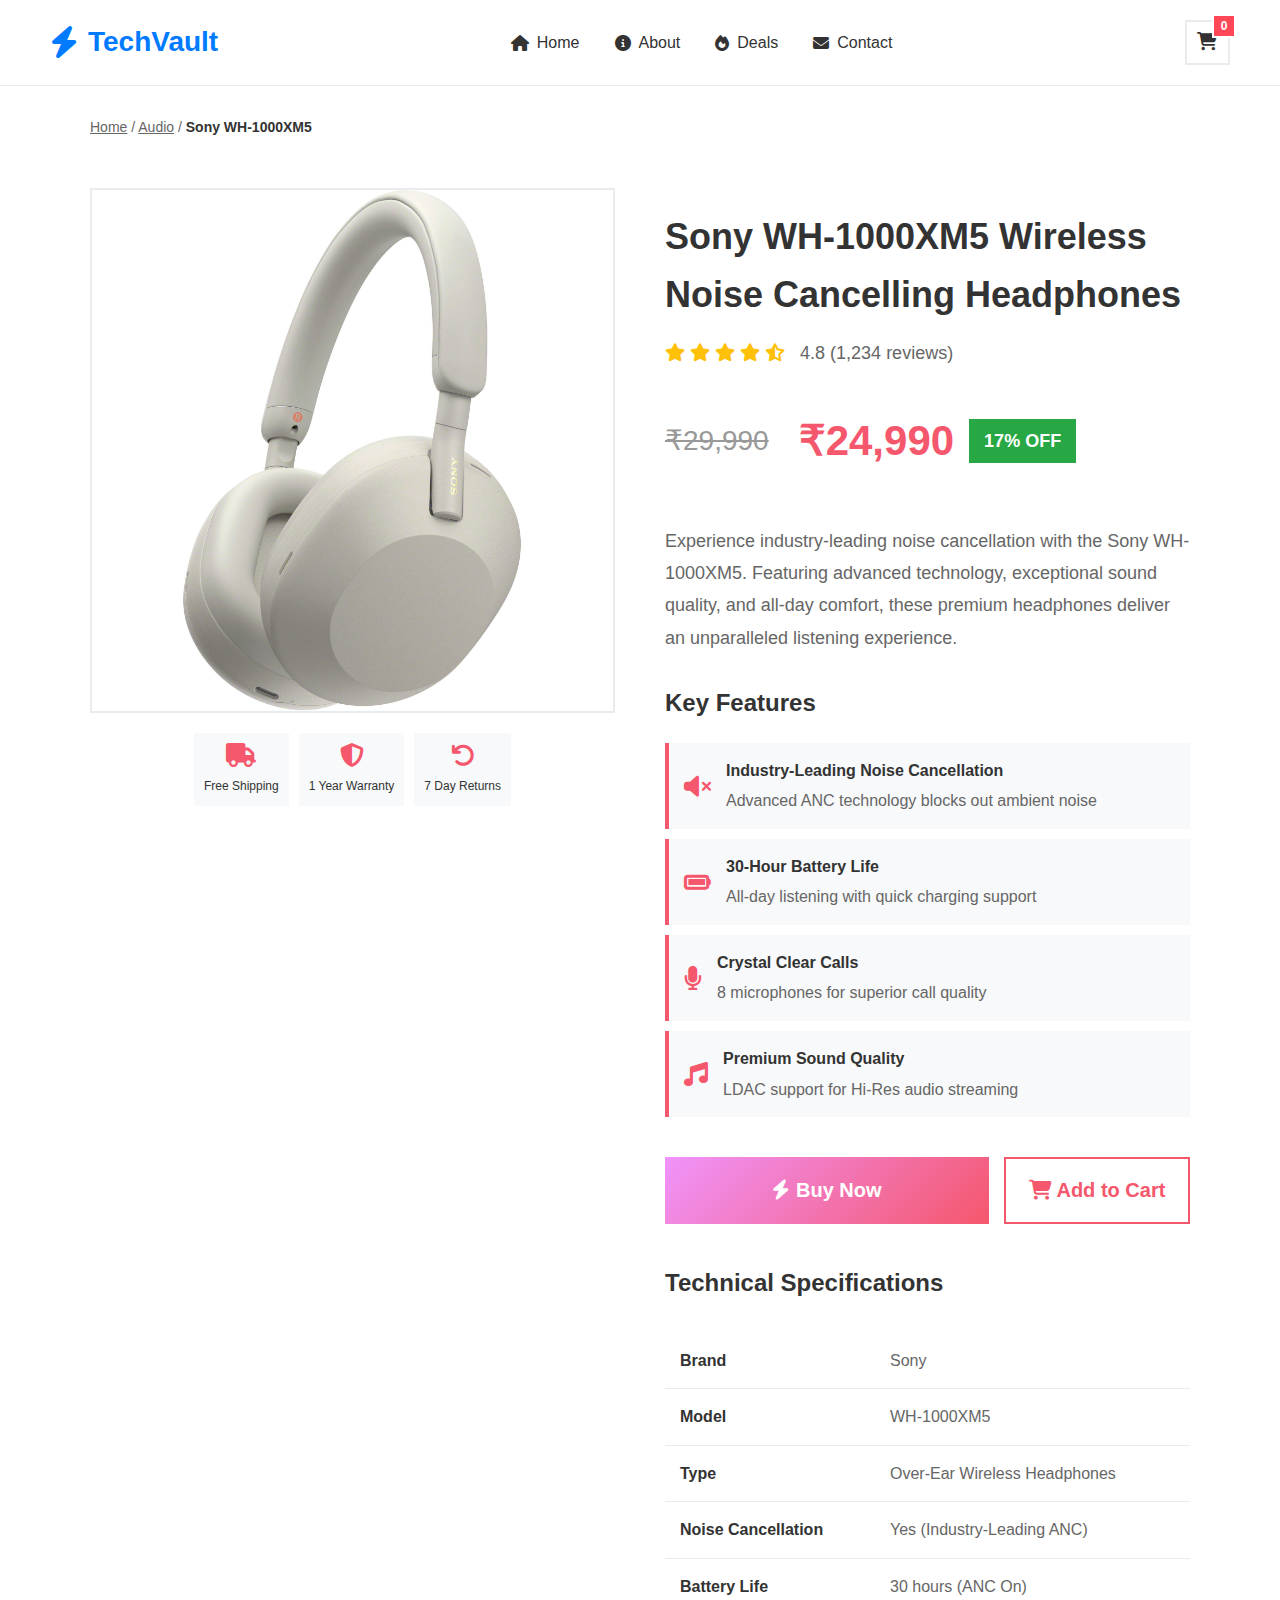
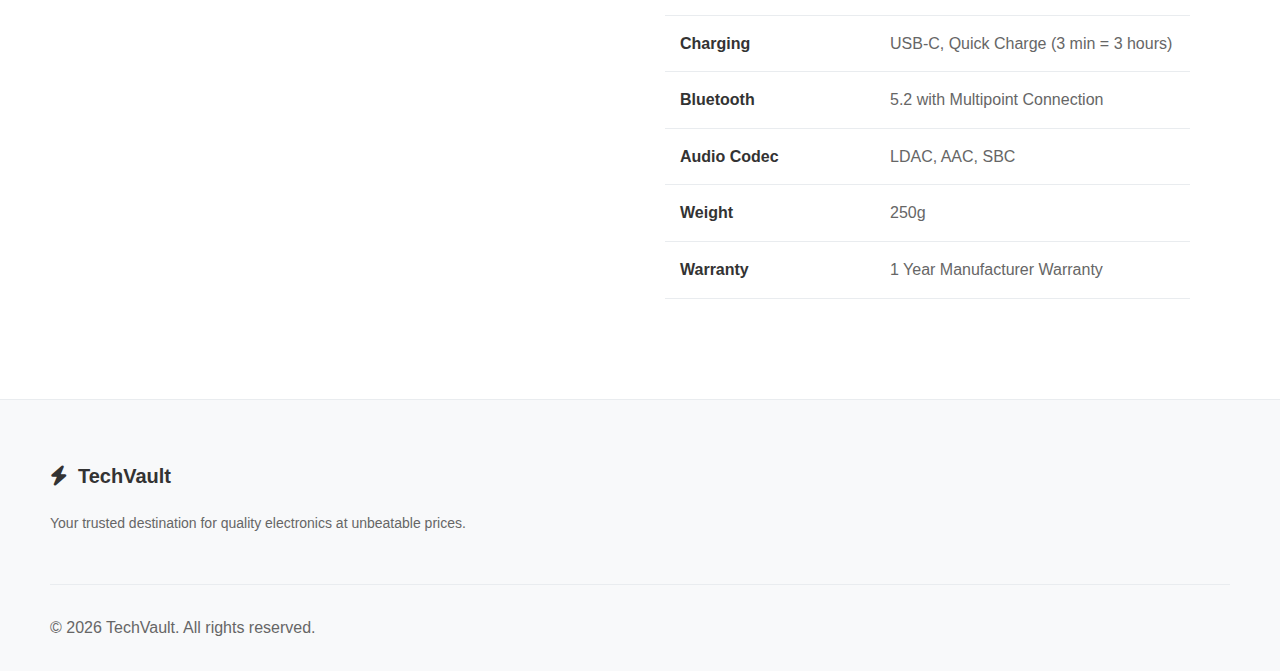
<file: product-sony-wh1000xm5.html>
<!DOCTYPE html>
<html lang="en">
<head>
    <meta charset="UTF-8">
    <meta name="viewport" content="width=device-width, initial-scale=1.0">
    <title>Sony WH-1000XM5 - Premium Noise Cancelling Headphones | TechVault</title>
    <link rel="stylesheet" href="style-simple.css">
    <link rel="stylesheet" href="https://cdnjs.cloudflare.com/ajax/libs/font-awesome/6.4.0/css/all.min.css">
    <style>
        .product-detail-container {
            max-width: 1200px;
            margin: 50px auto;
            padding: 0 50px;
            display: grid;
            grid-template-columns: 1fr 1fr;
            gap: 50px;
        }
        
        .product-images {
            position: sticky;
            top: 100px;
            height: fit-content;
        }
        
        .main-image {
            width: 100%;
            border: 2px solid #e9ecef;
            border-radius: 0;
            margin-bottom: 20px;
        }
        
        .product-details {
            padding: 20px 0;
        }
        
        .product-title {
            font-size: 36px;
            font-weight: 700;
            margin-bottom: 15px;
            color: #333;
        }
        
        .product-rating-detail {
            display: flex;
            align-items: center;
            gap: 15px;
            margin-bottom: 20px;
            font-size: 18px;
        }
        
        .rating-stars {
            color: #ffc107;
        }
        
        .product-price-detail {
            font-size: 42px;
            font-weight: bold;
            color: #f5576c;
            margin: 20px 0;
        }
        
        .old-price-detail {
            font-size: 28px;
            color: #999;
            text-decoration: line-through;
            margin-right: 15px;
        }
        
        .discount-badge {
            background: #28a745;
            color: white;
            padding: 8px 15px;
            border-radius: 0;
            font-size: 18px;
            font-weight: 600;
        }
        
        .product-description-detail {
            font-size: 18px;
            line-height: 1.8;
            color: #666;
            margin: 30px 0;
        }
        
        .product-features {
            margin: 30px 0;
        }
        
        .feature-item {
            display: flex;
            align-items: center;
            gap: 15px;
            padding: 15px;
            background: #f8f9fa;
            margin-bottom: 10px;
            border-left: 4px solid #f5576c;
        }
        
        .feature-icon {
            font-size: 24px;
            color: #f5576c;
        }
        
        .action-buttons {
            display: flex;
            gap: 15px;
            margin: 40px 0;
        }
        
        .btn-buy {
            flex: 2;
            padding: 20px;
            background: linear-gradient(135deg, #f093fb 0%, #f5576c 100%);
            color: white;
            border: none;
            font-size: 20px;
            font-weight: 600;
            cursor: pointer;
            transition: transform 0.2s;
        }
        
        .btn-buy:hover {
            transform: translateY(-2px);
        }
        
        .btn-cart {
            flex: 1;
            padding: 20px;
            background: white;
            color: #f5576c;
            border: 2px solid #f5576c;
            font-size: 20px;
            font-weight: 600;
            cursor: pointer;
            transition: all 0.2s;
        }
        
        .btn-cart:hover {
            background: #f5576c;
            color: white;
        }
        
        .specs-table {
            width: 100%;
            margin: 30px 0;
            border-collapse: collapse;
        }
        
        .specs-table tr {
            border-bottom: 1px solid #e9ecef;
        }
        
        .specs-table td {
            padding: 15px;
            font-size: 16px;
        }
        
        .specs-table td:first-child {
            font-weight: 600;
            color: #333;
            width: 40%;
        }
        
        .specs-table td:last-child {
            color: #666;
        }
        
        @media (max-width: 768px) {
            .product-detail-container {
                grid-template-columns: 1fr;
                gap: 30px;
                padding: 0 20px;
            }
            
            .product-images {
                position: relative;
                top: 0;
            }
            
            .action-buttons {
                flex-direction: column;
            }
        }
    </style>
</head>
<body>
    <div class="main-container">
        <!-- Header -->
        <header class="header-box">
            <a href="index-simple.html" style="text-decoration: none; color: inherit;">
                <div class="logo">
                    <i class="fas fa-bolt"></i>
                    <span>TechVault</span>
                </div>
            </a>
            <nav class="nav-box">
                <a href="index-simple.html"><i class="fas fa-home"></i> Home</a>
                <a href="about-page.html"><i class="fas fa-info-circle"></i> About</a>
                <a href="deals.html"><i class="fas fa-fire"></i> Deals</a>
                <a href="#contact"><i class="fas fa-envelope"></i> Contact</a>
            </nav>
            <div class="header-actions">
                <button class="icon-button" id="cartButton"><i class="fas fa-shopping-cart"></i><span class="badge" id="cartBadge">0</span></button>
            </div>
        </header>

        <!-- Breadcrumb -->
        <div style="max-width: 1200px; margin: 30px auto; padding: 0 50px;">
            <div style="color: #666; font-size: 14px;">
                <a href="index-simple.html" style="color: #666;">Home</a> / 
                <a href="audio.html" style="color: #666;">Audio</a> / 
                <span style="color: #333; font-weight: 600;">Sony WH-1000XM5</span>
            </div>
        </div>

        <!-- Product Detail -->
        <div class="product-detail-container">
            <!-- Product Images -->
            <div class="product-images">
                <img src="sony-wh1000xm5.jpg" alt="Sony WH-1000XM5" class="main-image">
                <div style="display: flex; gap: 10px; justify-content: center;">
                    <div style="padding: 10px; background: #f8f9fa; text-align: center;">
                        <i class="fas fa-truck" style="font-size: 24px; color: #f5576c;"></i>
                        <p style="margin: 5px 0 0 0; font-size: 12px;">Free Shipping</p>
                    </div>
                    <div style="padding: 10px; background: #f8f9fa; text-align: center;">
                        <i class="fas fa-shield-alt" style="font-size: 24px; color: #f5576c;"></i>
                        <p style="margin: 5px 0 0 0; font-size: 12px;">1 Year Warranty</p>
                    </div>
                    <div style="padding: 10px; background: #f8f9fa; text-align: center;">
                        <i class="fas fa-undo" style="font-size: 24px; color: #f5576c;"></i>
                        <p style="margin: 5px 0 0 0; font-size: 12px;">7 Day Returns</p>
                    </div>
                </div>
            </div>

            <!-- Product Info -->
            <div class="product-details">
                <div class="product-badge" style="display: inline-block; background: #f5576c; color: white; padding: 8px 15px; margin-bottom: 15px;">Best Seller</div>
                
                <h1 class="product-title">Sony WH-1000XM5 Wireless Noise Cancelling Headphones</h1>
                
                <div class="product-rating-detail">
                    <div class="rating-stars">
                        <i class="fas fa-star"></i>
                        <i class="fas fa-star"></i>
                        <i class="fas fa-star"></i>
                        <i class="fas fa-star"></i>
                        <i class="fas fa-star-half-alt"></i>
                    </div>
                    <span style="color: #666;">4.8 (1,234 reviews)</span>
                </div>
                
                <div style="display: flex; align-items: center; gap: 15px; margin: 20px 0;">
                    <span class="old-price-detail">₹29,990</span>
                    <span class="product-price-detail">₹24,990</span>
                    <span class="discount-badge">17% OFF</span>
                </div>
                
                <p class="product-description-detail">
                    Experience industry-leading noise cancellation with the Sony WH-1000XM5. Featuring advanced technology, exceptional sound quality, and all-day comfort, these premium headphones deliver an unparalleled listening experience.
                </p>
                
                <div class="product-features">
                    <h3 style="margin-bottom: 20px; font-size: 24px;">Key Features</h3>
                    <div class="feature-item">
                        <i class="fas fa-volume-mute feature-icon"></i>
                        <div>
                            <strong>Industry-Leading Noise Cancellation</strong>
                            <p style="margin: 5px 0 0 0; color: #666;">Advanced ANC technology blocks out ambient noise</p>
                        </div>
                    </div>
                    <div class="feature-item">
                        <i class="fas fa-battery-full feature-icon"></i>
                        <div>
                            <strong>30-Hour Battery Life</strong>
                            <p style="margin: 5px 0 0 0; color: #666;">All-day listening with quick charging support</p>
                        </div>
                    </div>
                    <div class="feature-item">
                        <i class="fas fa-microphone feature-icon"></i>
                        <div>
                            <strong>Crystal Clear Calls</strong>
                            <p style="margin: 5px 0 0 0; color: #666;">8 microphones for superior call quality</p>
                        </div>
                    </div>
                    <div class="feature-item">
                        <i class="fas fa-music feature-icon"></i>
                        <div>
                            <strong>Premium Sound Quality</strong>
                            <p style="margin: 5px 0 0 0; color: #666;">LDAC support for Hi-Res audio streaming</p>
                        </div>
                    </div>
                </div>
                
                <div class="action-buttons">
                    <button class="btn-buy" onclick="buyNow()">
                        <i class="fas fa-bolt"></i> Buy Now
                    </button>
                    <button class="btn-cart" onclick="addToCartFromDetail()">
                        <i class="fas fa-shopping-cart"></i> Add to Cart
                    </button>
                </div>
                
                <div style="margin: 30px 0;">
                    <h3 style="margin-bottom: 20px; font-size: 24px;">Technical Specifications</h3>
                    <table class="specs-table">
                        <tr>
                            <td>Brand</td>
                            <td>Sony</td>
                        </tr>
                        <tr>
                            <td>Model</td>
                            <td>WH-1000XM5</td>
                        </tr>
                        <tr>
                            <td>Type</td>
                            <td>Over-Ear Wireless Headphones</td>
                        </tr>
                        <tr>
                            <td>Noise Cancellation</td>
                            <td>Yes (Industry-Leading ANC)</td>
                        </tr>
                        <tr>
                            <td>Battery Life</td>
                            <td>30 hours (ANC On)</td>
                        </tr>
                        <tr>
                            <td>Charging</td>
                            <td>USB-C, Quick Charge (3 min = 3 hours)</td>
                        </tr>
                        <tr>
                            <td>Bluetooth</td>
                            <td>5.2 with Multipoint Connection</td>
                        </tr>
                        <tr>
                            <td>Audio Codec</td>
                            <td>LDAC, AAC, SBC</td>
                        </tr>
                        <tr>
                            <td>Weight</td>
                            <td>250g</td>
                        </tr>
                        <tr>
                            <td>Warranty</td>
                            <td>1 Year Manufacturer Warranty</td>
                        </tr>
                    </table>
                </div>
            </div>
        </div>

        <!-- Footer -->
        <footer class="footer-box">
            <div class="footer-content">
                <div class="footer-section">
                    <h3><i class="fas fa-bolt"></i> TechVault</h3>
                    <p>Your trusted destination for quality electronics at unbeatable prices.</p>
                </div>
            </div>
            <div class="footer-bottom">
                <p>&copy; 2026 TechVault. All rights reserved.</p>
            </div>
        </footer>
    </div>

    <script>
        // Update cart badge
        function updateCartBadge() {
            const shoppingCart = JSON.parse(localStorage.getItem('shoppingCart')) || [];
            const cartBadge = document.getElementById('cartBadge');
            if (cartBadge) {
                const totalItems = shoppingCart.reduce((sum, item) => sum + (item.quantity || 1), 0);
                cartBadge.textContent = totalItems;
            }
        }

        // Add to cart
        function addToCartFromDetail() {
            let shoppingCart = JSON.parse(localStorage.getItem('shoppingCart')) || [];
            
            const product = {
                name: 'Sony WH-1000XM5',
                price: '₹24,990',
                desc: 'Industry-leading noise cancelling, 30hr battery',
                image: 'sony-wh1000xm5.jpg',
                quantity: 1,
                id: Date.now()
            };
            
            const existingProduct = shoppingCart.find(item => item.name === product.name);
            if (existingProduct) {
                existingProduct.quantity = (existingProduct.quantity || 1) + 1;
            } else {
                shoppingCart.push(product);
            }
            
            localStorage.setItem('shoppingCart', JSON.stringify(shoppingCart));
            updateCartBadge();
            
            // Show notification
            const notification = document.createElement('div');
            notification.style.cssText = `
                position: fixed;
                top: 100px;
                right: 20px;
                background: linear-gradient(135deg, #f093fb 0%, #f5576c 100%);
                color: white;
                padding: 15px 25px;
                border-radius: 0;
                box-shadow: 0 10px 30px rgba(0,0,0,0.3);
                z-index: 10000;
                font-weight: 600;
            `;
            notification.textContent = 'Added to cart!';
            document.body.appendChild(notification);
            
            setTimeout(() => notification.remove(), 2000);
        }

        // Buy now
        function buyNow() {
            addToCartFromDetail();
            setTimeout(() => {
                alert('🎉 Proceeding to checkout!\n\nSony WH-1000XM5\nPrice: ₹24,990\n\nThis is a demo - checkout page would open here.');
            }, 500);
        }

        // Initialize
        updateCartBadge();
    </script>
</body>
</html>
</file>
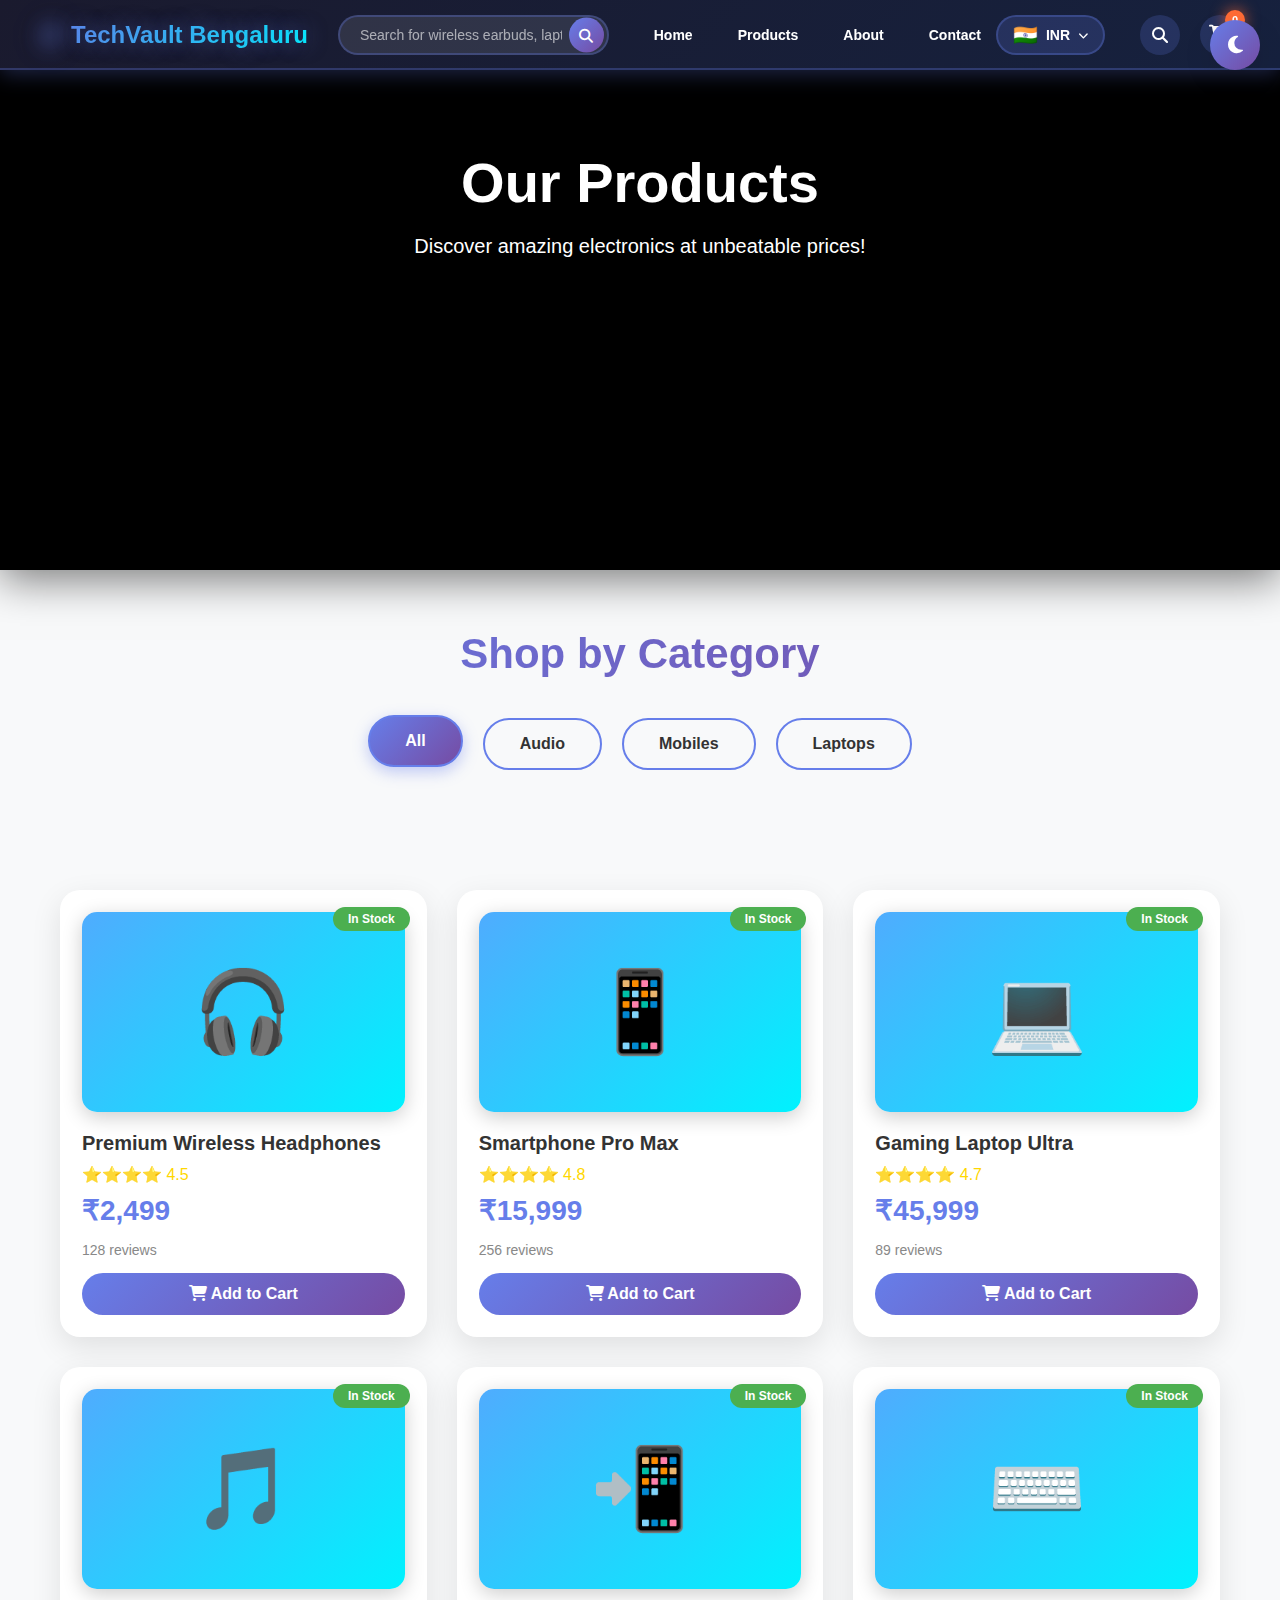
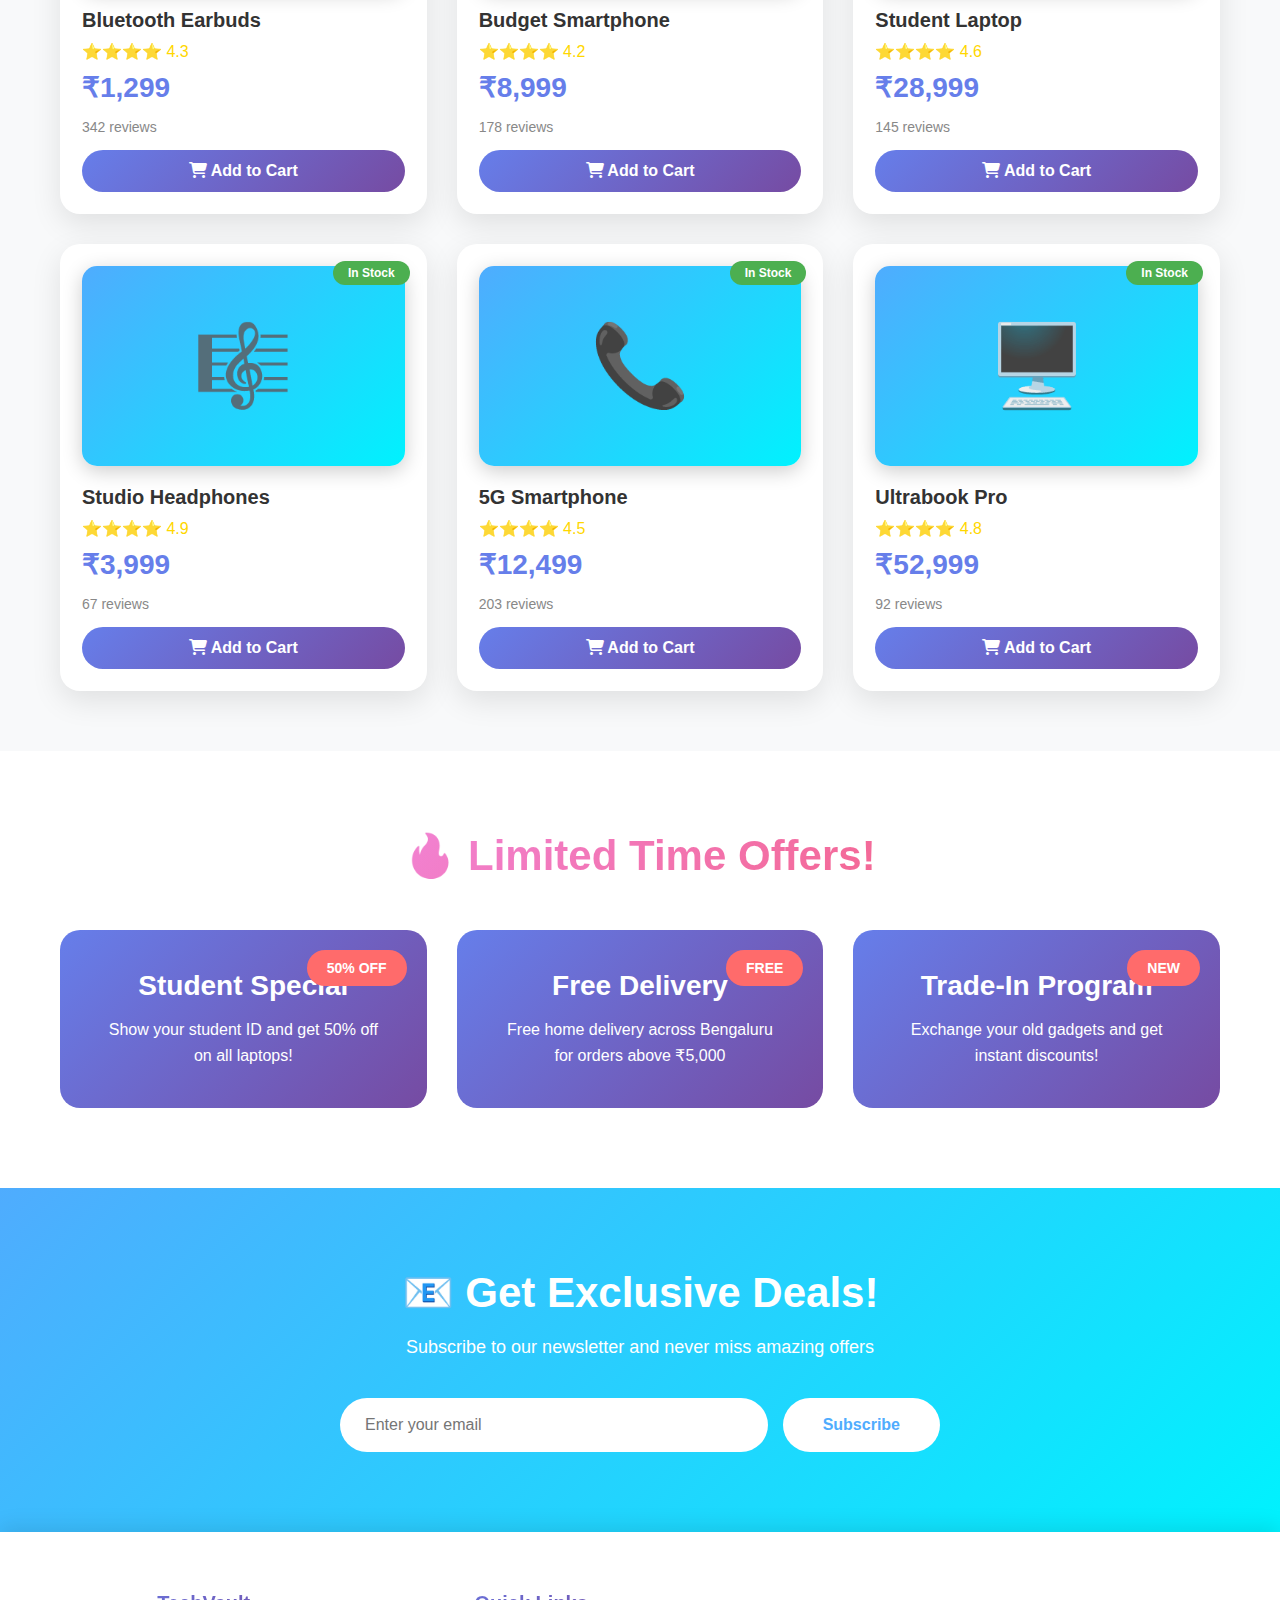
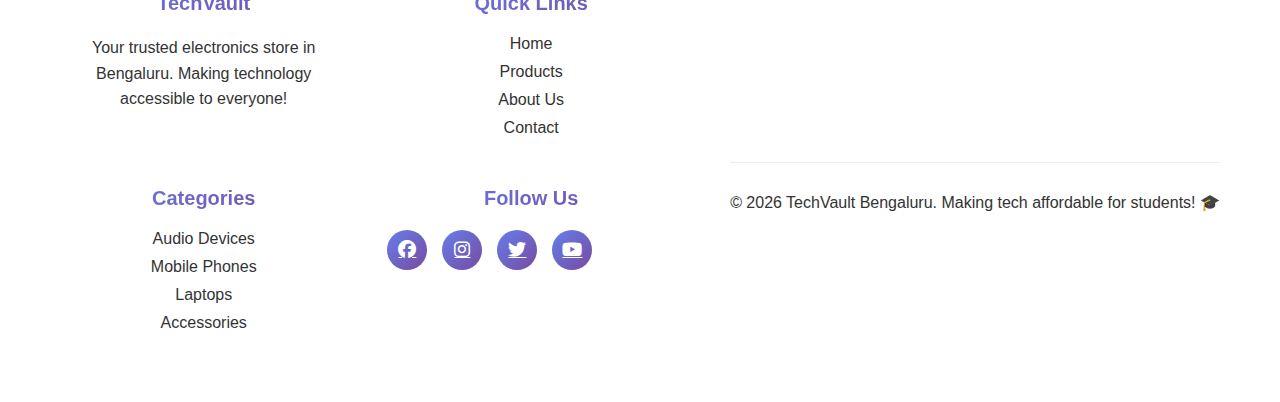
<file: products.html>
<!DOCTYPE html>
<html lang="en">
<head>
    <meta charset="UTF-8">
    <meta name="viewport" content="width=device-width, initial-scale=1.0">
    <title>Products - TechZone Bengaluru</title>
    <link rel="stylesheet" href="style.css">
    <link rel="stylesheet" href="https://cdnjs.cloudflare.com/ajax/libs/font-awesome/6.4.0/css/all.min.css">
</head>
<body>
    <!-- Dark Mode Toggle -->
    <button class="dark-mode-toggle" id="darkModeToggle">
        <i class="fas fa-moon"></i>
    </button>

    <!-- Search Bar -->
    <div class="search-overlay" id="searchOverlay">
        <div class="search-container">
            <input type="text" id="searchInput" placeholder="Search for products..." autocomplete="off">
            <button class="search-close" id="searchClose"><i class="fas fa-times"></i></button>
            <div class="search-results" id="searchResults"></div>
        </div>
    </div>

    <!-- Product Detail Modal -->
    <div class="modal" id="productModal">
        <div class="modal-content">
            <span class="modal-close" id="modalClose">&times;</span>
            <div class="modal-body" id="modalBody"></div>
        </div>
    </div>

    <!-- Navigation - Header Box -->
    <nav class="navbar">
        <div class="container">
            <a href="index.html" style="text-decoration: none; color: inherit;">
                <div class="logo">
                    <i class="fas fa-bolt"></i>
                    <span>TechVault Bengaluru</span>
                </div>
            </a>
            <!-- Mega Search in Header -->
            <div class="navbar-search">
                <input type="text" id="navbarSearchInput" placeholder="Search for wireless earbuds, laptops, phones..." autocomplete="off">
                <button class="navbar-search-btn" id="navbarSearchBtn">
                    <i class="fas fa-search"></i>
                </button>
            </div>
            <ul class="nav-links">
                <li><a href="index.html">Home</a></li>
                <li><a href="products.html">Products</a></li>
                <li><a href="about.html">About</a></li>
                <li><a href="contact.html">Contact</a></li>
            </ul>
            <div class="nav-icons">
                <div class="currency-selector">
                    <button class="currency-btn" id="currencyBtn" onclick="toggleCurrencyDropdown()">
                        <span class="currency-flag">🇮🇳</span>
                        <span class="currency-code">INR</span>
                        <i class="fas fa-chevron-down"></i>
                    </button>
                    <div class="currency-dropdown" id="currencyDropdown">
                        <div class="currency-option" onclick="changeCurrency('INR')">
                            <span class="currency-flag">🇮🇳</span>
                            <div class="currency-info">
                                <span class="currency-code">INR ₹</span>
                                <span class="currency-name">India</span>
                            </div>
                        </div>
                        <div class="currency-option" onclick="changeCurrency('USD')">
                            <span class="currency-flag">🇺🇸</span>
                            <div class="currency-info">
                                <span class="currency-code">US $</span>
                                <span class="currency-name">United States</span>
                            </div>
                        </div>
                        <div class="currency-option" onclick="changeCurrency('EUR')">
                            <span class="currency-flag">🇪🇺</span>
                            <div class="currency-info">
                                <span class="currency-code">EUR €</span>
                                <span class="currency-name">Europe</span>
                            </div>
                        </div>
                        <div class="currency-option" onclick="changeCurrency('GBP')">
                            <span class="currency-flag">🇬🇧</span>
                            <div class="currency-info">
                                <span class="currency-code">GBP £</span>
                                <span class="currency-name">United Kingdom</span>
                            </div>
                        </div>
                        <div class="currency-option" onclick="changeCurrency('AUD')">
                            <span class="currency-flag">🇦🇺</span>
                            <div class="currency-info">
                                <span class="currency-code">AU $</span>
                                <span class="currency-name">Australia</span>
                            </div>
                        </div>
                        <div class="currency-option" onclick="changeCurrency('CAD')">
                            <span class="currency-flag">🇨🇦</span>
                            <div class="currency-info">
                                <span class="currency-code">CA $</span>
                                <span class="currency-name">Canada</span>
                            </div>
                        </div>
                        <div class="currency-option" onclick="changeCurrency('AED')">
                            <span class="currency-flag">🇦🇪</span>
                            <div class="currency-info">
                                <span class="currency-code">AED</span>
                                <span class="currency-name">UAE</span>
                            </div>
                        </div>
                        <div class="currency-option" onclick="changeCurrency('SGD')">
                            <span class="currency-flag">🇸🇬</span>
                            <div class="currency-info">
                                <span class="currency-code">SG $</span>
                                <span class="currency-name">Singapore</span>
                            </div>
                        </div>
                    </div>
                </div>
                <button class="search-icon" id="searchIcon">
                    <i class="fas fa-search"></i>
                </button>
                <div class="cart-icon">
                    <i class="fas fa-shopping-cart"></i>
                    <span class="cart-count">0</span>
                </div>
            </div>
        </div>
    </nav>

    <!-- Products Hero -->
    <section class="hero" style="min-height: 300px; padding: 80px 0;">
        <div class="hero-content" style="text-align: center; margin: 0 auto;">
            <h1 class="hero-title">Our Products</h1>
            <p class="hero-subtitle">Discover amazing electronics at unbeatable prices!</p>
        </div>
    </section>

    <!-- Category Filter -->
    <section class="categories">
        <div class="container">
            <h2>Shop by Category</h2>
            <div class="category-buttons">
                <button class="category-btn active" data-category="all">All</button>
                <button class="category-btn" data-category="audio">Audio</button>
                <button class="category-btn" data-category="mobiles">Mobiles</button>
                <button class="category-btn" data-category="laptops">Laptops</button>
            </div>
        </div>
    </section>

    <!-- Products Section -->
    <section id="products" class="products">
        <div class="container">
            <div class="products-grid" id="productsGrid">
                <!-- Products will be loaded here by JavaScript -->
            </div>
        </div>
    </section>

    <!-- Special Offers Banner -->
    <section class="special-offers">
        <div class="container">
            <h2>🔥 Limited Time Offers!</h2>
            <div class="offers-grid">
                <div class="offer-card">
                    <div class="offer-badge">50% OFF</div>
                    <h3>Student Special</h3>
                    <p>Show your student ID and get 50% off on all laptops!</p>
                </div>
                <div class="offer-card">
                    <div class="offer-badge">FREE</div>
                    <h3>Free Delivery</h3>
                    <p>Free home delivery across Bengaluru for orders above ₹5,000</p>
                </div>
                <div class="offer-card">
                    <div class="offer-badge">NEW</div>
                    <h3>Trade-In Program</h3>
                    <p>Exchange your old gadgets and get instant discounts!</p>
                </div>
            </div>
        </div>
    </section>

    <!-- Newsletter Section -->
    <section class="newsletter">
        <div class="container">
            <h2>📧 Get Exclusive Deals!</h2>
            <p>Subscribe to our newsletter and never miss amazing offers</p>
            <form class="newsletter-form" id="newsletterForm">
                <input type="email" placeholder="Enter your email" required>
                <button type="submit">Subscribe</button>
            </form>
        </div>
    </section>

    <!-- Footer -->
    <footer class="footer">
        <div class="container">
            <div class="footer-content">
                <div class="footer-section">
                    <h3>TechVault</h3>
                    <p>Your trusted electronics store in Bengaluru. Making technology accessible to everyone!</p>
                </div>
                <div class="footer-section">
                    <h3>Quick Links</h3>
                    <ul>
                        <li><a href="index.html">Home</a></li>
                        <li><a href="products.html">Products</a></li>
                        <li><a href="about.html">About Us</a></li>
                        <li><a href="contact.html">Contact</a></li>
                    </ul>
                </div>
                <div class="footer-section">
                    <h3>Categories</h3>
                    <ul>
                        <li><a href="products.html">Audio Devices</a></li>
                        <li><a href="products.html">Mobile Phones</a></li>
                        <li><a href="products.html">Laptops</a></li>
                        <li><a href="products.html">Accessories</a></li>
                    </ul>
                </div>
                <div class="footer-section">
                    <h3>Follow Us</h3>
                    <div class="social-links">
                        <a href="#"><i class="fab fa-facebook"></i></a>
                        <a href="#"><i class="fab fa-instagram"></i></a>
                        <a href="#"><i class="fab fa-twitter"></i></a>
                        <a href="#"><i class="fab fa-youtube"></i></a>
                    </div>
                </div>
            </div>
            <div class="footer-bottom">
                <p>&copy; 2026 TechVault Bengaluru. Making tech affordable for students! 🎓</p>
            </div>
        </div>
    </footer>

    <script src="script.js"></script>
</body>
</html>
</file>
<file: style-simple.css>
��/ *   G l o b a l   B o x   M o d e l   R e s e t   * /  
 *   {  
         b o x - s i z i n g :   b o r d e r - b o x ;  
         m a r g i n :   0 ;  
         p a d d i n g :   0 ;  
 }  
  
 b o d y   {  
         f o n t - f a m i l y :   ' S e g o e   U I ' ,   A r i a l ,   s a n s - s e r i f ;  
         b a c k g r o u n d :   # f f f ;  
         c o l o r :   # 3 3 3 ;  
         l i n e - h e i g h t :   1 . 6 ;  
 }  
  
 / *   M a i n   C o n t a i n e r   B o x   * /  
 . m a i n - c o n t a i n e r   {  
         m a x - w i d t h :   1 0 0 % ;  
         w i d t h :   1 0 0 % ;  
         m a r g i n :   0 ;  
         b a c k g r o u n d :   # f f f ;  
         b o x - s h a d o w :   n o n e ;  
 }  
  
 / *   H e a d e r   B o x   * /  
 . h e a d e r - b o x   {  
         d i s p l a y :   f l e x ;  
         j u s t i f y - c o n t e n t :   s p a c e - b e t w e e n ;  
         a l i g n - i t e m s :   c e n t e r ;  
         p a d d i n g :   2 0 p x   5 0 p x ;  
         b a c k g r o u n d :   # f f f ;  
         b o r d e r - b o t t o m :   1 p x   s o l i d   # e 9 e c e f ;  
         p o s i t i o n :   s t i c k y ;  
         t o p :   0 ;  
         z - i n d e x :   1 0 0 ;  
         m a x - w i d t h :   1 0 0 % ;  
         m a r g i n :   0 ;  
         g a p :   3 0 p x ;  
 }  
  
 . l o g o   {  
         f o n t - s i z e :   2 8 p x ;  
         f o n t - w e i g h t :   b o l d ;  
         c o l o r :   # 0 0 7 b f f ;  
         d i s p l a y :   f l e x ;  
         a l i g n - i t e m s :   c e n t e r ;  
         g a p :   1 0 p x ;  
         w h i t e - s p a c e :   n o w r a p ;  
 }  
  
 . l o g o   i   {  
         f o n t - s i z e :   3 2 p x ;  
 }  
  
 / *   H e a d e r   S e a r c h   B a r   * /  
 . h e a d e r - s e a r c h   {  
         f l e x :   1 ;  
         m a x - w i d t h :   6 0 0 p x ;  
         p o s i t i o n :   r e l a t i v e ;  
         d i s p l a y :   f l e x ;  
         a l i g n - i t e m s :   c e n t e r ;  
 }  
  
 . h e a d e r - s e a r c h   i n p u t   {  
         w i d t h :   1 0 0 % ;  
         p a d d i n g :   1 2 p x   5 0 p x   1 2 p x   2 0 p x ;  
         b o r d e r :   2 p x   s o l i d   # e 9 e c e f ;  
         b o r d e r - r a d i u s :   0 ;  
         f o n t - s i z e :   1 4 p x ;  
         t r a n s i t i o n :   a l l   0 . 3 s   e a s e ;  
         b a c k g r o u n d :   # f 8 f 9 f a ;  
 }  
  
 . h e a d e r - s e a r c h   i n p u t : f o c u s   {  
         o u t l i n e :   n o n e ;  
         b o r d e r - c o l o r :   # 0 0 7 b f f ;  
         b a c k g r o u n d :   w h i t e ;  
         b o x - s h a d o w :   0   0   0   3 p x   r g b a ( 0 ,   1 2 3 ,   2 5 5 ,   0 . 1 ) ;  
 }  
  
 . h e a d e r - s e a r c h   i n p u t : : p l a c e h o l d e r   {  
         c o l o r :   # a d b 5 b d ;  
 }  
  
 . s e a r c h - b t n   {  
         p o s i t i o n :   a b s o l u t e ;  
         r i g h t :   5 p x ;  
         b a c k g r o u n d :   # 0 0 7 b f f ;  
         b o r d e r :   n o n e ;  
         w i d t h :   4 0 p x ;  
         h e i g h t :   4 0 p x ;  
         b o r d e r - r a d i u s :   0 ;  
         c o l o r :   w h i t e ;  
         c u r s o r :   p o i n t e r ;  
         t r a n s i t i o n :   a l l   0 . 3 s   e a s e ;  
         d i s p l a y :   f l e x ;  
         a l i g n - i t e m s :   c e n t e r ;  
         j u s t i f y - c o n t e n t :   c e n t e r ;  
 }  
  
 . s e a r c h - b t n : h o v e r   {  
         b a c k g r o u n d :   # 0 0 5 6 b 3 ;  
         t r a n s f o r m :   s c a l e ( 1 . 0 5 ) ;  
 }  
  
 . n a v - b o x   {  
         d i s p l a y :   f l e x ;  
         g a p :   3 5 p x ;  
         w h i t e - s p a c e :   n o w r a p ;  
 }  
  
 . n a v - b o x   a   {  
         t e x t - d e c o r a t i o n :   n o n e ;  
         c o l o r :   # 3 3 3 ;  
         f o n t - w e i g h t :   5 0 0 ;  
         t r a n s i t i o n :   a l l   0 . 3 s   e a s e ;  
         d i s p l a y :   f l e x ;  
         a l i g n - i t e m s :   c e n t e r ;  
         g a p :   8 p x ;  
 }  
  
 . n a v - b o x   a : h o v e r   {  
         c o l o r :   # 0 0 7 b f f ;  
         t r a n s f o r m :   t r a n s l a t e Y ( - 2 p x ) ;  
 }  
  
 . h e a d e r - a c t i o n s   {  
         d i s p l a y :   f l e x ;  
         g a p :   1 5 p x ;  
 }  
  
 . i c o n - b u t t o n   {  
         w i d t h :   4 5 p x ;  
         h e i g h t :   4 5 p x ;  
         b o r d e r :   2 p x   s o l i d   # e 9 e c e f ;  
         b a c k g r o u n d :   # f f f ;  
         b o r d e r - r a d i u s :   0 ;  
         c u r s o r :   p o i n t e r ;  
         t r a n s i t i o n :   a l l   0 . 3 s   e a s e ;  
         p o s i t i o n :   r e l a t i v e ;  
         f o n t - s i z e :   1 8 p x ;  
         c o l o r :   # 3 3 3 ;  
 }  
  
 . i c o n - b u t t o n : h o v e r   {  
         b o r d e r - c o l o r :   # 0 0 7 b f f ;  
         c o l o r :   # 0 0 7 b f f ;  
         t r a n s f o r m :   t r a n s l a t e Y ( - 2 p x ) ;  
 }  
  
 . b a d g e   {  
         p o s i t i o n :   a b s o l u t e ;  
         t o p :   - 8 p x ;  
         r i g h t :   - 8 p x ;  
         b a c k g r o u n d :   # f f 4 7 5 7 ;  
         c o l o r :   # f f f ;  
         b o r d e r - r a d i u s :   0 ;  
         w i d t h :   2 2 p x ;  
         h e i g h t :   2 2 p x ;  
         d i s p l a y :   f l e x ;  
         a l i g n - i t e m s :   c e n t e r ;  
         j u s t i f y - c o n t e n t :   c e n t e r ;  
         f o n t - s i z e :   1 1 p x ;  
         f o n t - w e i g h t :   b o l d ;  
 }  
  
 / *   H e r o   B o x   * /  
 . h e r o - b o x   {  
         d i s p l a y :   g r i d ;  
         g r i d - t e m p l a t e - c o l u m n s :   1 f r   1 f r ;  
         g a p :   6 0 p x ;  
         p a d d i n g :   8 0 p x   5 0 p x ;  
         b a c k g r o u n d :   l i n e a r - g r a d i e n t ( 1 3 5 d e g ,   # f 8 f 9 f a   0 % ,   # e 9 e c e f   1 0 0 % ) ;  
         a l i g n - i t e m s :   c e n t e r ;  
         p o s i t i o n :   r e l a t i v e ;  
         o v e r f l o w :   h i d d e n ;  
         m a x - w i d t h :   1 0 0 % ;  
         m a r g i n :   0 ;  
 }  
  
 . h e r o - b a d g e   {  
         d i s p l a y :   i n l i n e - b l o c k ;  
         b a c k g r o u n d :   # f f 4 7 5 7 ;  
         c o l o r :   # f f f ;  
         p a d d i n g :   8 p x   2 0 p x ;  
         b o r d e r - r a d i u s :   0 ;  
         f o n t - s i z e :   1 4 p x ;  
         f o n t - w e i g h t :   b o l d ;  
         m a r g i n - b o t t o m :   2 0 p x ;  
         a n i m a t i o n :   p u l s e   2 s   i n f i n i t e ;  
 }  
  
 @ k e y f r a m e s   p u l s e   {  
         0 % ,   1 0 0 %   {   t r a n s f o r m :   s c a l e ( 1 ) ;   }  
         5 0 %   {   t r a n s f o r m :   s c a l e ( 1 . 0 5 ) ;   }  
 }  
  
 . h e r o - c o n t e n t   h 1   {  
         f o n t - s i z e :   5 6 p x ;  
         c o l o r :   # 3 3 3 ;  
         m a r g i n - b o t t o m :   2 0 p x ;  
         l i n e - h e i g h t :   1 . 2 ;  
 }  
  
 . h e r o - c o n t e n t   p   {  
         f o n t - s i z e :   1 8 p x ;  
         c o l o r :   # 6 6 6 ;  
         m a r g i n - b o t t o m :   3 5 p x ;  
 }  
  
 . h e r o - b u t t o n s   {  
         d i s p l a y :   f l e x ;  
         g a p :   1 5 p x ;  
         m a r g i n - b o t t o m :   4 0 p x ;  
 }  
  
 . c t a - b u t t o n   {  
         p a d d i n g :   1 6 p x   4 0 p x ;  
         b o r d e r :   n o n e ;  
         b o r d e r - r a d i u s :   0 ;  
         f o n t - s i z e :   1 6 p x ;  
         f o n t - w e i g h t :   b o l d ;  
         c u r s o r :   p o i n t e r ;  
         t r a n s i t i o n :   a l l   0 . 3 s   e a s e ;  
         d i s p l a y :   f l e x ;  
         a l i g n - i t e m s :   c e n t e r ;  
         g a p :   1 0 p x ;  
 }  
  
 . c t a - b u t t o n . p r i m a r y   {  
         b a c k g r o u n d :   # 0 0 7 b f f ;  
         c o l o r :   # f f f ;  
         b o x - s h a d o w :   0   8 p x   2 0 p x   r g b a ( 0 ,   1 2 3 ,   2 5 5 ,   0 . 3 ) ;  
 }  
  
 . c t a - b u t t o n . p r i m a r y : h o v e r   {  
         b a c k g r o u n d :   # 0 0 5 6 b 3 ;  
         t r a n s f o r m :   t r a n s l a t e Y ( - 3 p x ) ;  
         b o x - s h a d o w :   0   1 2 p x   2 8 p x   r g b a ( 0 ,   1 2 3 ,   2 5 5 ,   0 . 4 ) ;  
 }  
  
 . c t a - b u t t o n . s e c o n d a r y   {  
         b a c k g r o u n d :   # f f f ;  
         c o l o r :   # 0 0 7 b f f ;  
         b o r d e r :   2 p x   s o l i d   # 0 0 7 b f f ;  
 }  
  
 . c t a - b u t t o n . s e c o n d a r y : h o v e r   {  
         b a c k g r o u n d :   # 0 0 7 b f f ;  
         c o l o r :   # f f f ;  
         t r a n s f o r m :   t r a n s l a t e Y ( - 3 p x ) ;  
 }  
  
 . h e r o - s t a t s   {  
         d i s p l a y :   f l e x ;  
         g a p :   3 0 p x ;  
 }  
  
 . s t a t - b o x   {  
         d i s p l a y :   f l e x ;  
         a l i g n - i t e m s :   c e n t e r ;  
         g a p :   1 2 p x ;  
 }  
  
 . s t a t - b o x   i   {  
         f o n t - s i z e :   3 2 p x ;  
         c o l o r :   # 0 0 7 b f f ;  
 }  
  
 . s t a t - b o x   s t r o n g   {  
         d i s p l a y :   b l o c k ;  
         f o n t - s i z e :   2 0 p x ;  
         c o l o r :   # 3 3 3 ;  
 }  
  
 . s t a t - b o x   s p a n   {  
         f o n t - s i z e :   1 3 p x ;  
         c o l o r :   # 6 6 6 ;  
 }  
  
 . h e r o - i m a g e - b o x   {  
         b a c k g r o u n d :   # f f f ;  
         b o r d e r - r a d i u s :   0 ;  
         p a d d i n g :   6 0 p x ;  
         b o x - s h a d o w :   0   1 5 p x   4 0 p x   r g b a ( 0 ,   0 ,   0 ,   0 . 1 ) ;  
         t e x t - a l i g n :   c e n t e r ;  
         p o s i t i o n :   r e l a t i v e ;  
 }  
  
 . f l o a t i n g - b a d g e   {  
         p o s i t i o n :   a b s o l u t e ;  
         t o p :   2 0 p x ;  
         r i g h t :   2 0 p x ;  
         b a c k g r o u n d :   # f f 4 7 5 7 ;  
         c o l o r :   # f f f ;  
         p a d d i n g :   1 2 p x   2 4 p x ;  
         b o r d e r - r a d i u s :   0 ;  
         f o n t - w e i g h t :   b o l d ;  
         f o n t - s i z e :   1 8 p x ;  
         a n i m a t i o n :   f l o a t   3 s   e a s e - i n - o u t   i n f i n i t e ;  
 }  
  
 @ k e y f r a m e s   f l o a t   {  
         0 % ,   1 0 0 %   {   t r a n s f o r m :   t r a n s l a t e Y ( 0 ) ;   }  
         5 0 %   {   t r a n s f o r m :   t r a n s l a t e Y ( - 1 5 p x ) ;   }  
 }  
  
 . h e r o - i m a g e   {  
         d i s p l a y :   f l e x ;  
         j u s t i f y - c o n t e n t :   c e n t e r ;  
         a l i g n - i t e m s :   c e n t e r ;  
         g a p :   2 0 p x ;  
 }  
  
 . d e v i c e - i c o n   {  
         f o n t - s i z e :   1 0 0 p x ;  
         a n i m a t i o n :   b o u n c e   2 s   e a s e - i n - o u t   i n f i n i t e ;  
 }  
  
 . d e v i c e - i c o n : n t h - c h i l d ( 2 )   {  
         a n i m a t i o n - d e l a y :   0 . 3 s ;  
 }  
  
 . d e v i c e - i c o n : n t h - c h i l d ( 3 )   {  
         a n i m a t i o n - d e l a y :   0 . 6 s ;  
 }  
  
 @ k e y f r a m e s   b o u n c e   {  
         0 % ,   1 0 0 %   {   t r a n s f o r m :   t r a n s l a t e Y ( 0 ) ;   }  
         5 0 %   {   t r a n s f o r m :   t r a n s l a t e Y ( - 1 0 p x ) ;   }  
 }  
  
 / *   S l i d i n g   B a n n e r   S e c t i o n   * /  
 . s l i d i n g - b a n n e r   {  
         p o s i t i o n :   r e l a t i v e ;  
         w i d t h :   1 0 0 % ;  
         h e i g h t :   5 0 0 p x ;  
         o v e r f l o w :   h i d d e n ;  
         b a c k g r o u n d :   # f f f ;  
         m a r g i n :   0 ;  
 }  
  
 . b a n n e r - s l i d e r   {  
         p o s i t i o n :   r e l a t i v e ;  
         w i d t h :   1 0 0 % ;  
         h e i g h t :   1 0 0 % ;  
 }  
  
 . b a n n e r - s l i d e   {  
         p o s i t i o n :   a b s o l u t e ;  
         t o p :   0 ;  
         l e f t :   0 ;  
         w i d t h :   1 0 0 % ;  
         h e i g h t :   1 0 0 % ;  
         o p a c i t y :   0 ;  
         t r a n s i t i o n :   o p a c i t y   1 s   e a s e - i n - o u t ;  
         d i s p l a y :   f l e x ;  
         a l i g n - i t e m s :   c e n t e r ;  
         j u s t i f y - c o n t e n t :   c e n t e r ;  
 }  
  
 . b a n n e r - s l i d e . a c t i v e   {  
         o p a c i t y :   1 ;  
 }  
  
 . b a n n e r - s l i d e : n t h - c h i l d ( 1 )   {  
         b a c k g r o u n d :   l i n e a r - g r a d i e n t ( 1 3 5 d e g ,   # 6 6 7 e e a   0 % ,   # 7 6 4 b a 2   1 0 0 % ) ;  
 }  
  
 . b a n n e r - s l i d e : n t h - c h i l d ( 2 )   {  
         b a c k g r o u n d :   l i n e a r - g r a d i e n t ( 1 3 5 d e g ,   # f 0 9 3 f b   0 % ,   # f 5 5 7 6 c   1 0 0 % ) ;  
 }  
  
 . b a n n e r - s l i d e : n t h - c h i l d ( 3 )   {  
         b a c k g r o u n d :   l i n e a r - g r a d i e n t ( 1 3 5 d e g ,   # 4 f a c f e   0 % ,   # 0 0 f 2 f e   1 0 0 % ) ;  
 }  
  
 . b a n n e r - s l i d e : n t h - c h i l d ( 4 )   {  
         b a c k g r o u n d :   l i n e a r - g r a d i e n t ( 1 3 5 d e g ,   # 4 3 e 9 7 b   0 % ,   # 3 8 f 9 d 7   1 0 0 % ) ;  
 }  
  
 . b a n n e r - c o n t e n t   {  
         t e x t - a l i g n :   c e n t e r ;  
         c o l o r :   # f f f ;  
         p a d d i n g :   4 0 p x ;  
         a n i m a t i o n :   s l i d e I n U p   0 . 8 s   e a s e ;  
 }  
  
 @ k e y f r a m e s   s l i d e I n U p   {  
         f r o m   {  
                 o p a c i t y :   0 ;  
                 t r a n s f o r m :   t r a n s l a t e Y ( 3 0 p x ) ;  
         }  
         t o   {  
                 o p a c i t y :   1 ;  
                 t r a n s f o r m :   t r a n s l a t e Y ( 0 ) ;  
         }  
 }  
  
 . b a n n e r - c o n t e n t   h 2   {  
         f o n t - s i z e :   6 4 p x ;  
         m a r g i n - b o t t o m :   2 0 p x ;  
         t e x t - s h a d o w :   0   4 p x   1 0 p x   r g b a ( 0 ,   0 ,   0 ,   0 . 2 ) ;  
 }  
  
 . b a n n e r - c o n t e n t   p   {  
         f o n t - s i z e :   2 8 p x ;  
         m a r g i n - b o t t o m :   3 0 p x ;  
         t e x t - s h a d o w :   0   2 p x   5 p x   r g b a ( 0 ,   0 ,   0 ,   0 . 2 ) ;  
 }  
  
 . b a n n e r - b u t t o n   {  
         p a d d i n g :   1 6 p x   4 5 p x ;  
         b a c k g r o u n d :   # f f f ;  
         c o l o r :   # 3 3 3 ;  
         b o r d e r :   n o n e ;  
         b o r d e r - r a d i u s :   0 ;  
         f o n t - s i z e :   1 8 p x ;  
         f o n t - w e i g h t :   b o l d ;  
         c u r s o r :   p o i n t e r ;  
         t r a n s i t i o n :   a l l   0 . 3 s   e a s e ;  
         b o x - s h a d o w :   0   8 p x   2 0 p x   r g b a ( 0 ,   0 ,   0 ,   0 . 2 ) ;  
 }  
  
 . b a n n e r - b u t t o n : h o v e r   {  
         t r a n s f o r m :   t r a n s l a t e Y ( - 3 p x ) ;  
         b o x - s h a d o w :   0   1 2 p x   3 0 p x   r g b a ( 0 ,   0 ,   0 ,   0 . 3 ) ;  
 }  
  
 . b a n n e r - d o t s   {  
         p o s i t i o n :   a b s o l u t e ;  
         b o t t o m :   3 0 p x ;  
         l e f t :   5 0 % ;  
         t r a n s f o r m :   t r a n s l a t e X ( - 5 0 % ) ;  
         d i s p l a y :   f l e x ;  
         g a p :   1 5 p x ;  
         z - i n d e x :   1 0 ;  
 }  
  
 . b a n n e r - d o t s   . d o t   {  
         w i d t h :   1 2 p x ;  
         h e i g h t :   1 2 p x ;  
         b o r d e r - r a d i u s :   0 ;  
         b a c k g r o u n d :   r g b a ( 2 5 5 ,   2 5 5 ,   2 5 5 ,   0 . 5 ) ;  
         c u r s o r :   p o i n t e r ;  
         t r a n s i t i o n :   a l l   0 . 3 s   e a s e ;  
 }  
  
 . b a n n e r - d o t s   . d o t . a c t i v e   {  
         b a c k g r o u n d :   # f f f ;  
         w i d t h :   3 5 p x ;  
         b o r d e r - r a d i u s :   0 ;  
         b o x - s h a d o w :   0   0   1 5 p x   r g b a ( 2 5 5 ,   2 5 5 ,   2 5 5 ,   0 . 8 ) ;  
 }  
  
 . b a n n e r - d o t s   . d o t : h o v e r   {  
         b a c k g r o u n d :   r g b a ( 2 5 5 ,   2 5 5 ,   2 5 5 ,   0 . 8 ) ;  
 }  
  
 / *   C a t e g o r i e s   B o x   * /  
 . c a t e g o r i e s - b o x   {  
         p a d d i n g :   8 0 p x   5 0 p x ;  
         b a c k g r o u n d :   # f f f ;  
 }  
  
 . s e c t i o n - t i t l e   {  
         t e x t - a l i g n :   c e n t e r ;  
         f o n t - s i z e :   4 2 p x ;  
         c o l o r :   # 3 3 3 ;  
         m a r g i n - b o t t o m :   5 0 p x ;  
 }  
  
 . c a t e g o r i e s - g r i d   {  
         d i s p l a y :   g r i d ;  
         g r i d - t e m p l a t e - c o l u m n s :   r e p e a t ( a u t o - f i t ,   m i n m a x ( 1 8 0 p x ,   1 f r ) ) ;  
         g a p :   2 5 p x ;  
 }  
  
 . c a t e g o r y - c a r d   {  
         b a c k g r o u n d :   # f 8 f 9 f a ;  
         p a d d i n g :   3 5 p x   2 0 p x ;  
         b o r d e r - r a d i u s :   0 ;  
         t e x t - a l i g n :   c e n t e r ;  
         t r a n s i t i o n :   a l l   0 . 3 s   e a s e ;  
         c u r s o r :   p o i n t e r ;  
         b o r d e r :   2 p x   s o l i d   t r a n s p a r e n t ;  
 }  
  
 . c a t e g o r y - c a r d : h o v e r   {  
         b a c k g r o u n d :   # f f f ;  
         b o r d e r - c o l o r :   # 0 0 7 b f f ;  
         t r a n s f o r m :   t r a n s l a t e Y ( - 8 p x ) ;  
         b o x - s h a d o w :   0   1 2 p x   3 0 p x   r g b a ( 0 ,   1 2 3 ,   2 5 5 ,   0 . 1 5 ) ;  
 }  
  
 . c a t e g o r y - c a r d   i   {  
         f o n t - s i z e :   4 8 p x ;  
         c o l o r :   # 0 0 7 b f f ;  
         m a r g i n - b o t t o m :   1 5 p x ;  
 }  
  
 . c a t e g o r y - c a r d   h 3   {  
         f o n t - s i z e :   1 8 p x ;  
         c o l o r :   # 3 3 3 ;  
         m a r g i n - b o t t o m :   8 p x ;  
 }  
  
 . c a t e g o r y - c a r d   p   {  
         f o n t - s i z e :   1 4 p x ;  
         c o l o r :   # 6 6 6 ;  
 }  
  
 / *   P r o d u c t s   B o x   * /  
 . p r o d u c t s - b o x   {  
         p a d d i n g :   8 0 p x   5 0 p x ;  
         b a c k g r o u n d :   # f 8 f 9 f a ;  
 }  
  
 . s e c t i o n - h e a d e r   {  
         d i s p l a y :   f l e x ;  
         j u s t i f y - c o n t e n t :   s p a c e - b e t w e e n ;  
         a l i g n - i t e m s :   c e n t e r ;  
         m a r g i n - b o t t o m :   5 0 p x ;  
 }  
  
 . f i l t e r - t a b s   {  
         d i s p l a y :   f l e x ;  
         g a p :   1 0 p x ;  
 }  
  
 . t a b   {  
         p a d d i n g :   1 0 p x   2 5 p x ;  
         b a c k g r o u n d :   # f f f ;  
         b o r d e r :   2 p x   s o l i d   # e 9 e c e f ;  
         b o r d e r - r a d i u s :   0 ;  
         c u r s o r :   p o i n t e r ;  
         t r a n s i t i o n :   a l l   0 . 3 s   e a s e ;  
         f o n t - w e i g h t :   5 0 0 ;  
         c o l o r :   # 6 6 6 ;  
 }  
  
 . t a b . a c t i v e ,  
 . t a b : h o v e r   {  
         b a c k g r o u n d :   # 0 0 7 b f f ;  
         c o l o r :   # f f f ;  
         b o r d e r - c o l o r :   # 0 0 7 b f f ;  
 }  
  
 / *   P r o d u c t   G r i d   * /  
 . p r o d u c t - g r i d   {  
         d i s p l a y :   g r i d ;  
         g r i d - t e m p l a t e - c o l u m n s :   r e p e a t ( 4 ,   1 f r ) ;  
         g a p :   2 0 p x ;  
 }  
  
 / *   P r o d u c t   B o x   * /  
 . p r o d u c t - b o x   {  
         b a c k g r o u n d :   # f f f ;  
         p a d d i n g :   1 5 p x ;  
         b o r d e r - r a d i u s :   0 ;  
         b o x - s h a d o w :   0   8 p x   2 5 p x   r g b a ( 0 ,   0 ,   0 ,   0 . 0 8 ) ;  
         t r a n s i t i o n :   a l l   0 . 4 s   e a s e ;  
         p o s i t i o n :   r e l a t i v e ;  
         b o r d e r :   2 p x   s o l i d   t r a n s p a r e n t ;  
 }  
  
 . p r o d u c t - b o x : h o v e r   {  
         t r a n s f o r m :   t r a n s l a t e Y ( - 1 0 p x ) ;  
         b o x - s h a d o w :   0   1 5 p x   4 0 p x   r g b a ( 0 ,   0 ,   0 ,   0 . 1 2 ) ;  
         b o r d e r - c o l o r :   # 0 0 7 b f f ;  
 }  
  
 . p r o d u c t - b a d g e   {  
         p o s i t i o n :   a b s o l u t e ;  
         t o p :   1 5 p x ;  
         l e f t :   1 5 p x ;  
         b a c k g r o u n d :   # 0 0 7 b f f ;  
         c o l o r :   # f f f ;  
         p a d d i n g :   4 p x   1 2 p x ;  
         b o r d e r - r a d i u s :   0 ;  
         f o n t - s i z e :   1 1 p x ;  
         f o n t - w e i g h t :   b o l d ;  
         z - i n d e x :   1 0 ;  
 }  
  
 . p r o d u c t - b a d g e . h o t   {  
         b a c k g r o u n d :   # f f 4 7 5 7 ;  
 }  
  
 . p r o d u c t - b a d g e . n e w   {  
         b a c k g r o u n d :   # 2 e d 5 7 3 ;  
 }  
  
 / *   P r o d u c t   I m a g e   B o x   * /  
 . p r o d u c t - i m a g e - b o x   {  
         b a c k g r o u n d :   # f 8 f 9 f a ;  
         b o r d e r - r a d i u s :   0 ;  
         p a d d i n g :   1 5 p x ;  
         m a r g i n - b o t t o m :   1 5 p x ;  
         p o s i t i o n :   r e l a t i v e ;  
         o v e r f l o w :   h i d d e n ;  
         h e i g h t :   1 8 0 p x ;  
         d i s p l a y :   f l e x ;  
         a l i g n - i t e m s :   c e n t e r ;  
         j u s t i f y - c o n t e n t :   c e n t e r ;  
 }  
  
 . p r o d u c t - i m a g e   {  
         f o n t - s i z e :   8 0 p x ;  
         w i d t h :   1 0 0 % ;  
         h e i g h t :   1 6 0 p x ;  
         d i s p l a y :   f l e x ;  
         a l i g n - i t e m s :   c e n t e r ;  
         j u s t i f y - c o n t e n t :   c e n t e r ;  
         t r a n s i t i o n :   t r a n s f o r m   0 . 3 s   e a s e ;  
 }  
  
 . p r o d u c t - i m a g e - r e a l   {  
         w i d t h :   1 0 0 % ;  
         h e i g h t :   1 0 0 % ;  
         o b j e c t - f i t :   c o v e r ;  
         b o r d e r - r a d i u s :   0 ;  
         t r a n s i t i o n :   t r a n s f o r m   0 . 3 s   e a s e ;  
 }  
  
 . p r o d u c t - b o x : h o v e r   . p r o d u c t - i m a g e   {  
         t r a n s f o r m :   s c a l e ( 1 . 1 ) ;  
 }  
  
 . p r o d u c t - b o x : h o v e r   . p r o d u c t - i m a g e - r e a l   {  
         t r a n s f o r m :   s c a l e ( 1 . 1 ) ;  
 }  
  
 . q u i c k - v i e w   {  
         p o s i t i o n :   a b s o l u t e ;  
         b o t t o m :   2 0 p x ;  
         l e f t :   5 0 % ;  
         t r a n s f o r m :   t r a n s l a t e X ( - 5 0 % )   t r a n s l a t e Y ( 5 0 p x ) ;  
         b a c k g r o u n d :   # 0 0 7 b f f ;  
         c o l o r :   # f f f ;  
         b o r d e r :   n o n e ;  
         p a d d i n g :   1 0 p x   2 0 p x ;  
         b o r d e r - r a d i u s :   0 ;  
         c u r s o r :   p o i n t e r ;  
         o p a c i t y :   0 ;  
         t r a n s i t i o n :   a l l   0 . 3 s   e a s e ;  
         f o n t - w e i g h t :   5 0 0 ;  
 }  
  
 . p r o d u c t - b o x : h o v e r   . q u i c k - v i e w   {  
         t r a n s f o r m :   t r a n s l a t e X ( - 5 0 % )   t r a n s l a t e Y ( 0 ) ;  
         o p a c i t y :   1 ;  
 }  
  
 / *   P r o d u c t   I n f o   * /  
 . p r o d u c t - r a t i n g   {  
         d i s p l a y :   f l e x ;  
         a l i g n - i t e m s :   c e n t e r ;  
         g a p :   5 p x ;  
         m a r g i n - b o t t o m :   1 0 p x ;  
 }  
  
 . p r o d u c t - r a t i n g   i   {  
         c o l o r :   # f f d 7 0 0 ;  
         f o n t - s i z e :   1 2 p x ;  
 }  
  
 . p r o d u c t - r a t i n g   s p a n   {  
         c o l o r :   # 6 6 6 ;  
         f o n t - s i z e :   1 1 p x ;  
         m a r g i n - l e f t :   5 p x ;  
 }  
  
 . p r o d u c t - i n f o   h 3   {  
         f o n t - s i z e :   1 6 p x ;  
         c o l o r :   # 3 3 3 ;  
         m a r g i n - b o t t o m :   8 p x ;  
         l i n e - h e i g h t :   1 . 3 ;  
         m i n - h e i g h t :   4 0 p x ;  
 }  
  
 . p r o d u c t - d e s c r i p t i o n   {  
         f o n t - s i z e :   1 2 p x ;  
         c o l o r :   # 6 6 6 ;  
         m a r g i n - b o t t o m :   1 2 p x ;  
         l i n e - h e i g h t :   1 . 4 ;  
         m i n - h e i g h t :   3 5 p x ;  
         o v e r f l o w :   h i d d e n ;  
         t e x t - o v e r f l o w :   e l l i p s i s ;  
         d i s p l a y :   - w e b k i t - b o x ;  
         - w e b k i t - l i n e - c l a m p :   2 ;  
         - w e b k i t - b o x - o r i e n t :   v e r t i c a l ;  
 }  
  
 . p r i c e - b o x   {  
         d i s p l a y :   f l e x ;  
         a l i g n - i t e m s :   c e n t e r ;  
         g a p :   8 p x ;  
         m a r g i n - b o t t o m :   1 5 p x ;  
         f l e x - w r a p :   w r a p ;  
 }  
  
 . o l d - p r i c e   {  
         f o n t - s i z e :   1 4 p x ;  
         c o l o r :   # 9 9 9 ;  
         t e x t - d e c o r a t i o n :   l i n e - t h r o u g h ;  
 }  
  
 . p r o d u c t - p r i c e   {  
         f o n t - s i z e :   2 4 p x ;  
         c o l o r :   # 0 0 7 b f f ;  
         f o n t - w e i g h t :   b o l d ;  
 }  
  
 . d i s c o u n t   {  
         b a c k g r o u n d :   # 2 e d 5 7 3 ;  
         c o l o r :   # f f f ;  
         p a d d i n g :   3 p x   8 p x ;  
         b o r d e r - r a d i u s :   0 ;  
         f o n t - s i z e :   1 0 p x ;  
         f o n t - w e i g h t :   b o l d ;  
 }  
  
 . b u y - b u t t o n   {  
         w i d t h :   1 0 0 % ;  
         p a d d i n g :   1 2 p x ;  
         b a c k g r o u n d :   # 0 0 7 b f f ;  
         c o l o r :   # f f f ;  
         b o r d e r :   n o n e ;  
         b o r d e r - r a d i u s :   0 ;  
         f o n t - s i z e :   1 4 p x ;  
         f o n t - w e i g h t :   b o l d ;  
         c u r s o r :   p o i n t e r ;  
         t r a n s i t i o n :   a l l   0 . 3 s   e a s e ;  
         d i s p l a y :   f l e x ;  
         a l i g n - i t e m s :   c e n t e r ;  
         j u s t i f y - c o n t e n t :   c e n t e r ;  
         g a p :   8 p x ;  
 }  
  
 . b u y - b u t t o n : h o v e r   {  
         b a c k g r o u n d :   # 0 0 5 6 b 3 ;  
         t r a n s f o r m :   s c a l e ( 1 . 0 2 ) ;  
         b o x - s h a d o w :   0   8 p x   2 0 p x   r g b a ( 0 ,   1 2 3 ,   2 5 5 ,   0 . 3 ) ;  
 }  
  
 / *   T r u s t   B o x   * /  
 . t r u s t - b o x   {  
         p a d d i n g :   6 0 p x   5 0 p x ;  
         b a c k g r o u n d :   # f f f ;  
 }  
  
 . t r u s t - g r i d   {  
         d i s p l a y :   g r i d ;  
         g r i d - t e m p l a t e - c o l u m n s :   r e p e a t ( a u t o - f i t ,   m i n m a x ( 2 5 0 p x ,   1 f r ) ) ;  
         g a p :   4 0 p x ;  
 }  
  
 . t r u s t - i t e m   {  
         t e x t - a l i g n :   c e n t e r ;  
 }  
  
 . t r u s t - i t e m   i   {  
         f o n t - s i z e :   4 8 p x ;  
         c o l o r :   # 0 0 7 b f f ;  
         m a r g i n - b o t t o m :   1 5 p x ;  
 }  
  
 . t r u s t - i t e m   h 3   {  
         f o n t - s i z e :   2 0 p x ;  
         c o l o r :   # 3 3 3 ;  
         m a r g i n - b o t t o m :   1 0 p x ;  
 }  
  
 . t r u s t - i t e m   p   {  
         f o n t - s i z e :   1 4 p x ;  
         c o l o r :   # 6 6 6 ;  
 }  
  
 / *   F o o t e r   B o x   * /  
 . f o o t e r - b o x   {  
         p a d d i n g :   6 0 p x   5 0 p x   3 0 p x ;  
         b a c k g r o u n d :   # f 8 f 9 f a ;  
         b o r d e r - t o p :   1 p x   s o l i d   # e 9 e c e f ;  
 }  
  
 . f o o t e r - c o n t e n t   {  
         d i s p l a y :   g r i d ;  
         g r i d - t e m p l a t e - c o l u m n s :   r e p e a t ( a u t o - f i t ,   m i n m a x ( 2 5 0 p x ,   1 f r ) ) ;  
         g a p :   4 0 p x ;  
         m a r g i n - b o t t o m :   4 0 p x ;  
 }  
  
 . f o o t e r - s e c t i o n   h 3   {  
         f o n t - s i z e :   2 0 p x ;  
         c o l o r :   # 3 3 3 ;  
         m a r g i n - b o t t o m :   2 0 p x ;  
         d i s p l a y :   f l e x ;  
         a l i g n - i t e m s :   c e n t e r ;  
         g a p :   1 0 p x ;  
 }  
  
 . f o o t e r - s e c t i o n   h 4   {  
         f o n t - s i z e :   1 6 p x ;  
         c o l o r :   # 3 3 3 ;  
         m a r g i n - b o t t o m :   1 5 p x ;  
 }  
  
 . f o o t e r - s e c t i o n   p   {  
         c o l o r :   # 6 6 6 ;  
         m a r g i n - b o t t o m :   1 0 p x ;  
         f o n t - s i z e :   1 4 p x ;  
 }  
  
 . f o o t e r - s e c t i o n   a   {  
         d i s p l a y :   b l o c k ;  
         t e x t - d e c o r a t i o n :   n o n e ;  
         c o l o r :   # 6 6 6 ;  
         m a r g i n - b o t t o m :   1 0 p x ;  
         f o n t - s i z e :   1 4 p x ;  
         t r a n s i t i o n :   c o l o r   0 . 3 s   e a s e ;  
 }  
  
 . f o o t e r - s e c t i o n   a : h o v e r   {  
         c o l o r :   # 0 0 7 b f f ;  
 }  
  
 . s o c i a l - l i n k s   {  
         d i s p l a y :   f l e x ;  
         g a p :   1 5 p x ;  
         m a r g i n - t o p :   2 0 p x ;  
 }  
  
 . s o c i a l - l i n k s   a   {  
         w i d t h :   4 0 p x ;  
         h e i g h t :   4 0 p x ;  
         b a c k g r o u n d :   # 0 0 7 b f f ;  
         c o l o r :   # f f f ;  
         b o r d e r - r a d i u s :   0 ;  
         d i s p l a y :   f l e x ;  
         a l i g n - i t e m s :   c e n t e r ;  
         j u s t i f y - c o n t e n t :   c e n t e r ;  
         t r a n s i t i o n :   a l l   0 . 3 s   e a s e ;  
 }  
  
 . s o c i a l - l i n k s   a : h o v e r   {  
         b a c k g r o u n d :   # 0 0 5 6 b 3 ;  
         t r a n s f o r m :   t r a n s l a t e Y ( - 3 p x ) ;  
 }  
  
 . f o o t e r - b o t t o m   {  
         d i s p l a y :   f l e x ;  
         j u s t i f y - c o n t e n t :   s p a c e - b e t w e e n ;  
         a l i g n - i t e m s :   c e n t e r ;  
         p a d d i n g - t o p :   3 0 p x ;  
         b o r d e r - t o p :   1 p x   s o l i d   # e 9 e c e f ;  
 }  
  
 . f o o t e r - b o t t o m   p   {  
         c o l o r :   # 6 6 6 ;  
 }  
  
 . f o o t e r - l i n k s   {  
         d i s p l a y :   f l e x ;  
         g a p :   2 5 p x ;  
 }  
  
 . f o o t e r - l i n k s   a   {  
         t e x t - d e c o r a t i o n :   n o n e ;  
         c o l o r :   # 0 0 7 b f f ;  
         f o n t - s i z e :   1 4 p x ;  
         t r a n s i t i o n :   c o l o r   0 . 3 s   e a s e ;  
 }  
  
 . f o o t e r - l i n k s   a : h o v e r   {  
         c o l o r :   # 0 0 5 6 b 3 ;  
 }  
  
 / *   R e s p o n s i v e   D e s i g n   * /  
 @ m e d i a   ( m a x - w i d t h :   1 0 2 4 p x )   {  
         . h e r o - b o x   {  
                 g r i d - t e m p l a t e - c o l u m n s :   1 f r ;  
                 p a d d i n g :   6 0 p x   3 0 p x ;  
         }  
  
         . h e r o - c o n t e n t   h 1   {  
                 f o n t - s i z e :   4 2 p x ;  
         }  
  
         . h e r o - s t a t s   {  
                 f l e x - w r a p :   w r a p ;  
         }  
          
         . p r o d u c t - g r i d   {  
                 g r i d - t e m p l a t e - c o l u m n s :   r e p e a t ( 3 ,   1 f r ) ;  
                 g a p :   1 5 p x ;  
         }  
 }  
  
 @ m e d i a   ( m a x - w i d t h :   7 6 8 p x )   {  
         . h e a d e r - b o x   {  
                 f l e x - d i r e c t i o n :   c o l u m n ;  
                 g a p :   1 5 p x ;  
                 p a d d i n g :   1 5 p x ;  
         }  
          
         . h e a d e r - s e a r c h   {  
                 o r d e r :   3 ;  
                 m a x - w i d t h :   1 0 0 % ;  
                 w i d t h :   1 0 0 % ;  
         }  
          
         . n a v - b o x   {  
                 o r d e r :   2 ;  
                 f l e x - w r a p :   w r a p ;  
                 j u s t i f y - c o n t e n t :   c e n t e r ;  
                 g a p :   1 5 p x ;  
         }  
          
         . h e a d e r - a c t i o n s   {  
                 o r d e r :   1 ;  
         }  
  
         . h e r o - c o n t e n t   h 1   {  
                 f o n t - s i z e :   3 2 p x ;  
         }  
  
         . h e r o - c o n t e n t   p   {  
                 f o n t - s i z e :   1 6 p x ;  
         }  
  
         . h e r o - b u t t o n s   {  
                 f l e x - d i r e c t i o n :   c o l u m n ;  
         }  
  
         . h e r o - i m a g e - b o x   {  
                 p a d d i n g :   4 0 p x   2 0 p x ;  
         }  
  
         . d e v i c e - i c o n   {  
                 f o n t - s i z e :   6 0 p x ;  
         }  
  
         . s l i d i n g - b a n n e r   {  
                 h e i g h t :   4 0 0 p x ;  
         }  
  
         . b a n n e r - c o n t e n t   h 2   {  
                 f o n t - s i z e :   3 6 p x ;  
         }  
  
         . b a n n e r - c o n t e n t   p   {  
                 f o n t - s i z e :   1 8 p x ;  
         }  
  
         . c a t e g o r i e s - b o x ,  
         . p r o d u c t s - b o x ,  
         . t r u s t - b o x ,  
         . f o o t e r - b o x   {  
                 p a d d i n g :   4 0 p x   2 0 p x ;  
         }  
  
         . s e c t i o n - t i t l e   {  
                 f o n t - s i z e :   3 2 p x ;  
         }  
  
         . s e c t i o n - h e a d e r   {  
                 f l e x - d i r e c t i o n :   c o l u m n ;  
                 g a p :   2 0 p x ;  
         }  
  
         . f i l t e r - t a b s   {  
                 f l e x - w r a p :   w r a p ;  
                 j u s t i f y - c o n t e n t :   c e n t e r ;  
         }  
  
         . p r o d u c t - g r i d   {  
                 g r i d - t e m p l a t e - c o l u m n s :   r e p e a t ( 2 ,   1 f r ) ;  
                 g a p :   1 5 p x ;  
         }  
  
         . f o o t e r - c o n t e n t   {  
                 g r i d - t e m p l a t e - c o l u m n s :   1 f r ;  
         }  
  
         . f o o t e r - b o t t o m   {  
                 f l e x - d i r e c t i o n :   c o l u m n ;  
                 g a p :   2 0 p x ;  
                 t e x t - a l i g n :   c e n t e r ;  
         }  
  
         . f o o t e r - l i n k s   {  
                 f l e x - d i r e c t i o n :   c o l u m n ;  
                 g a p :   1 0 p x ;  
         }  
 }  
  
  
 / *   C u r r e n c y   S e l e c t o r   * /  
 . c u r r e n c y - s e l e c t o r   {  
         p o s i t i o n :   r e l a t i v e ;  
         m a r g i n - r i g h t :   1 0 p x ;  
 }  
  
 . c u r r e n c y - b t n   {  
         b a c k g r o u n d :   # f 8 f 9 f a ;  
         b o r d e r :   2 p x   s o l i d   # e 9 e c e f ;  
         p a d d i n g :   8 p x   1 5 p x ;  
         b o r d e r - r a d i u s :   0 ;  
         c o l o r :   # 3 3 3 ;  
         c u r s o r :   p o i n t e r ;  
         d i s p l a y :   f l e x ;  
         a l i g n - i t e m s :   c e n t e r ;  
         g a p :   8 p x ;  
         f o n t - s i z e :   1 4 p x ;  
         f o n t - w e i g h t :   6 0 0 ;  
         t r a n s i t i o n :   a l l   0 . 3 s   e a s e ;  
 }  
  
 . c u r r e n c y - b t n : h o v e r   {  
         b a c k g r o u n d :   # 0 0 7 b f f ;  
         c o l o r :   w h i t e ;  
         b o r d e r - c o l o r :   # 0 0 7 b f f ;  
         t r a n s f o r m :   s c a l e ( 1 . 0 5 ) ;  
 }  
  
 . c u r r e n c y - f l a g   {  
         f o n t - s i z e :   2 0 p x ;  
         l i n e - h e i g h t :   1 ;  
 }  
  
 . c u r r e n c y - c o d e   {  
         f o n t - s i z e :   1 4 p x ;  
         f o n t - w e i g h t :   6 0 0 ;  
 }  
  
 . c u r r e n c y - b t n   i   {  
         f o n t - s i z e :   1 0 p x ;  
         t r a n s i t i o n :   t r a n s f o r m   0 . 3 s   e a s e ;  
 }  
  
 . c u r r e n c y - b t n : h o v e r   i   {  
         t r a n s f o r m :   r o t a t e ( 1 8 0 d e g ) ;  
 }  
  
 . c u r r e n c y - d r o p d o w n   {  
         p o s i t i o n :   a b s o l u t e ;  
         t o p :   c a l c ( 1 0 0 %   +   1 0 p x ) ;  
         r i g h t :   0 ;  
         b a c k g r o u n d :   w h i t e ;  
         b o r d e r - r a d i u s :   0 ;  
         b o x - s h a d o w :   0   1 0 p x   4 0 p x   r g b a ( 0 , 0 , 0 , 0 . 1 5 ) ;  
         m i n - w i d t h :   2 5 0 p x ;  
         m a x - h e i g h t :   4 0 0 p x ;  
         o v e r f l o w - y :   a u t o ;  
         z - i n d e x :   1 0 0 0 0 ;  
         o p a c i t y :   0 ;  
         v i s i b i l i t y :   h i d d e n ;  
         t r a n s f o r m :   t r a n s l a t e Y ( - 1 0 p x ) ;  
         t r a n s i t i o n :   a l l   0 . 3 s   e a s e ;  
         b o r d e r :   2 p x   s o l i d   # e 9 e c e f ;  
 }  
  
 . c u r r e n c y - d r o p d o w n . a c t i v e   {  
         o p a c i t y :   1 ;  
         v i s i b i l i t y :   v i s i b l e ;  
         t r a n s f o r m :   t r a n s l a t e Y ( 0 ) ;  
 }  
  
 . c u r r e n c y - o p t i o n   {  
         d i s p l a y :   f l e x ;  
         a l i g n - i t e m s :   c e n t e r ;  
         g a p :   1 5 p x ;  
         p a d d i n g :   1 5 p x   2 0 p x ;  
         c u r s o r :   p o i n t e r ;  
         t r a n s i t i o n :   a l l   0 . 3 s   e a s e ;  
         b o r d e r - b o t t o m :   1 p x   s o l i d   # f 8 f 9 f a ;  
 }  
  
 . c u r r e n c y - o p t i o n : l a s t - c h i l d   {  
         b o r d e r - b o t t o m :   n o n e ;  
 }  
  
 . c u r r e n c y - o p t i o n : h o v e r   {  
         b a c k g r o u n d :   # f 8 f 9 f a ;  
         p a d d i n g - l e f t :   2 5 p x ;  
 }  
  
 . c u r r e n c y - o p t i o n   . c u r r e n c y - f l a g   {  
         f o n t - s i z e :   3 2 p x ;  
         l i n e - h e i g h t :   1 ;  
 }  
  
 . c u r r e n c y - i n f o   {  
         d i s p l a y :   f l e x ;  
         f l e x - d i r e c t i o n :   c o l u m n ;  
         g a p :   3 p x ;  
 }  
  
 . c u r r e n c y - i n f o   . c u r r e n c y - c o d e   {  
         f o n t - s i z e :   1 6 p x ;  
         f o n t - w e i g h t :   7 0 0 ;  
         c o l o r :   # 3 3 3 ;  
 }  
  
 . c u r r e n c y - i n f o   . c u r r e n c y - n a m e   {  
         f o n t - s i z e :   1 3 p x ;  
         c o l o r :   # 8 8 8 ;  
 }  
  
 / *   C u s t o m   s c r o l l b a r   f o r   c u r r e n c y   d r o p d o w n   * /  
 . c u r r e n c y - d r o p d o w n : : - w e b k i t - s c r o l l b a r   {  
         w i d t h :   6 p x ;  
 }  
  
 . c u r r e n c y - d r o p d o w n : : - w e b k i t - s c r o l l b a r - t r a c k   {  
         b a c k g r o u n d :   # f 8 f 9 f a ;  
         b o r d e r - r a d i u s :   0 ;  
 }  
  
 . c u r r e n c y - d r o p d o w n : : - w e b k i t - s c r o l l b a r - t h u m b   {  
         b a c k g r o u n d :   # 0 0 7 b f f ;  
         b o r d e r - r a d i u s :   0 ;  
 }  
  
 . c u r r e n c y - d r o p d o w n : : - w e b k i t - s c r o l l b a r - t h u m b : h o v e r   {  
         b a c k g r o u n d :   # 0 0 5 6 b 3 ;  
 }  
  
 / *   N o t i f i c a t i o n   a n i m a t i o n s   * /  
 @ k e y f r a m e s   s l i d e I n   {  
         f r o m   {  
                 t r a n s f o r m :   t r a n s l a t e X ( 4 0 0 p x ) ;  
                 o p a c i t y :   0 ;  
         }  
         t o   {  
                 t r a n s f o r m :   t r a n s l a t e X ( 0 ) ;  
                 o p a c i t y :   1 ;  
         }  
 }  
  
 @ k e y f r a m e s   s l i d e O u t   {  
         f r o m   {  
                 t r a n s f o r m :   t r a n s l a t e X ( 0 ) ;  
                 o p a c i t y :   1 ;  
         }  
         t o   {  
                 t r a n s f o r m :   t r a n s l a t e X ( 4 0 0 p x ) ;  
                 o p a c i t y :   0 ;  
         }  
 }  
  
 / *   M o b i l e   r e s p o n s i v e   f o r   c u r r e n c y   s e l e c t o r   * /  
 @ m e d i a   ( m a x - w i d t h :   7 6 8 p x )   {  
         . c u r r e n c y - s e l e c t o r   {  
                 m a r g i n - r i g h t :   5 p x ;  
         }  
          
         . c u r r e n c y - b t n   {  
                 p a d d i n g :   6 p x   1 2 p x ;  
         }  
          
         . c u r r e n c y - c o d e   {  
                 d i s p l a y :   n o n e ;  
         }  
          
         . c u r r e n c y - f l a g   {  
                 f o n t - s i z e :   1 8 p x ;  
         }  
          
         . c u r r e n c y - d r o p d o w n   {  
                 r i g h t :   - 2 0 p x ;  
                 m i n - w i d t h :   2 2 0 p x ;  
         }  
 }  
  
  
 / *   Q u i c k   V i e w   M o d a l   * /  
 . q u i c k - v i e w - m o d a l   {  
         d i s p l a y :   n o n e ;  
         p o s i t i o n :   f i x e d ;  
         t o p :   0 ;  
         l e f t :   0 ;  
         w i d t h :   1 0 0 % ;  
         h e i g h t :   1 0 0 % ;  
         b a c k g r o u n d :   r g b a ( 0 ,   0 ,   0 ,   0 . 8 ) ;  
         z - i n d e x :   1 0 0 0 0 ;  
         a l i g n - i t e m s :   c e n t e r ;  
         j u s t i f y - c o n t e n t :   c e n t e r ;  
         a n i m a t i o n :   f a d e I n   0 . 3 s   e a s e ;  
 }  
  
 . q u i c k - v i e w - m o d a l . a c t i v e   {  
         d i s p l a y :   f l e x ;  
 }  
  
 . q u i c k - v i e w - c o n t e n t   {  
         b a c k g r o u n d :   v a r ( - - c a r d - b g ,   # f f f ) ;  
         w i d t h :   9 0 % ;  
         m a x - w i d t h :   9 0 0 p x ;  
         m a x - h e i g h t :   9 0 v h ;  
         o v e r f l o w - y :   a u t o ;  
         p o s i t i o n :   r e l a t i v e ;  
         p a d d i n g :   4 0 p x ;  
         b o r d e r :   2 p x   s o l i d   # e 9 e c e f ;  
         a n i m a t i o n :   s l i d e U p   0 . 3 s   e a s e ;  
 }  
  
 @ k e y f r a m e s   f a d e I n   {  
         f r o m   {   o p a c i t y :   0 ;   }  
         t o   {   o p a c i t y :   1 ;   }  
 }  
  
 @ k e y f r a m e s   s l i d e U p   {  
         f r o m   {  
                 t r a n s f o r m :   t r a n s l a t e Y ( 5 0 p x ) ;  
                 o p a c i t y :   0 ;  
         }  
         t o   {  
                 t r a n s f o r m :   t r a n s l a t e Y ( 0 ) ;  
                 o p a c i t y :   1 ;  
         }  
 }  
  
 . q u i c k - v i e w - c l o s e   {  
         p o s i t i o n :   a b s o l u t e ;  
         t o p :   1 5 p x ;  
         r i g h t :   1 5 p x ;  
         w i d t h :   4 0 p x ;  
         h e i g h t :   4 0 p x ;  
         b a c k g r o u n d :   # f 8 f 9 f a ;  
         b o r d e r :   2 p x   s o l i d   # e 9 e c e f ;  
         f o n t - s i z e :   2 8 p x ;  
         c u r s o r :   p o i n t e r ;  
         c o l o r :   # 3 3 3 ;  
         t r a n s i t i o n :   a l l   0 . 3 s   e a s e ;  
         d i s p l a y :   f l e x ;  
         a l i g n - i t e m s :   c e n t e r ;  
         j u s t i f y - c o n t e n t :   c e n t e r ;  
         l i n e - h e i g h t :   1 ;  
 }  
  
 . q u i c k - v i e w - c l o s e : h o v e r   {  
         b a c k g r o u n d :   # f f 4 7 5 7 ;  
         c o l o r :   w h i t e ;  
         b o r d e r - c o l o r :   # f f 4 7 5 7 ;  
         t r a n s f o r m :   r o t a t e ( 9 0 d e g ) ;  
 }  
  
 . q u i c k - v i e w - b o d y   {  
         d i s p l a y :   g r i d ;  
         g r i d - t e m p l a t e - c o l u m n s :   1 f r   1 f r ;  
         g a p :   4 0 p x ;  
 }  
  
 . q u i c k - v i e w - i m a g e   {  
         b a c k g r o u n d :   # f 8 f 9 f a ;  
         p a d d i n g :   4 0 p x ;  
         d i s p l a y :   f l e x ;  
         a l i g n - i t e m s :   c e n t e r ;  
         j u s t i f y - c o n t e n t :   c e n t e r ;  
         b o r d e r :   2 p x   s o l i d   # e 9 e c e f ;  
 }  
  
 . q u i c k - v i e w - i m a g e   i m g   {  
         w i d t h :   1 0 0 % ;  
         h e i g h t :   a u t o ;  
         m a x - h e i g h t :   4 0 0 p x ;  
         o b j e c t - f i t :   c o n t a i n ;  
 }  
  
 . q u i c k - v i e w - i n f o   h 2   {  
         f o n t - s i z e :   3 2 p x ;  
         m a r g i n - b o t t o m :   1 5 p x ;  
         c o l o r :   # 3 3 3 ;  
 }  
  
 . q u i c k - v i e w - r a t i n g   {  
         d i s p l a y :   f l e x ;  
         a l i g n - i t e m s :   c e n t e r ;  
         g a p :   1 0 p x ;  
         m a r g i n - b o t t o m :   1 5 p x ;  
         f o n t - s i z e :   1 8 p x ;  
 }  
  
 . q u i c k - v i e w - r a t i n g   i   {  
         c o l o r :   # f f d 7 0 0 ;  
 }  
  
 . q u i c k - v i e w - r a t i n g   s p a n   {  
         c o l o r :   # 6 6 6 ;  
         f o n t - s i z e :   1 6 p x ;  
 }  
  
 . q u i c k - v i e w - p r i c e   {  
         f o n t - s i z e :   4 2 p x ;  
         f o n t - w e i g h t :   b o l d ;  
         c o l o r :   # 0 0 7 b f f ;  
         m a r g i n - b o t t o m :   2 0 p x ;  
 }  
  
 . q u i c k - v i e w - d e s c r i p t i o n   {  
         f o n t - s i z e :   1 6 p x ;  
         l i n e - h e i g h t :   1 . 8 ;  
         c o l o r :   # 6 6 6 ;  
         m a r g i n - b o t t o m :   2 5 p x ;  
         p a d d i n g - b o t t o m :   2 5 p x ;  
         b o r d e r - b o t t o m :   2 p x   s o l i d   # e 9 e c e f ;  
 }  
  
 . q u i c k - v i e w - s p e c s   {  
         m a r g i n - b o t t o m :   3 0 p x ;  
 }  
  
 . q u i c k - v i e w - s p e c s   h 3   {  
         f o n t - s i z e :   2 0 p x ;  
         m a r g i n - b o t t o m :   1 5 p x ;  
         c o l o r :   # 3 3 3 ;  
 }  
  
 . s p e c - i t e m   {  
         d i s p l a y :   f l e x ;  
         j u s t i f y - c o n t e n t :   s p a c e - b e t w e e n ;  
         p a d d i n g :   1 2 p x   0 ;  
         b o r d e r - b o t t o m :   1 p x   s o l i d   # f 8 f 9 f a ;  
 }  
  
 . s p e c - l a b e l   {  
         f o n t - w e i g h t :   6 0 0 ;  
         c o l o r :   # 3 3 3 ;  
 }  
  
 . s p e c - v a l u e   {  
         c o l o r :   # 6 6 6 ;  
         t e x t - a l i g n :   r i g h t ;  
 }  
  
 . q u i c k - v i e w - a c t i o n s   {  
         d i s p l a y :   f l e x ;  
         g a p :   1 5 p x ;  
 }  
  
 . q u i c k - v i e w - b t n   {  
         f l e x :   1 ;  
         p a d d i n g :   1 6 p x ;  
         b o r d e r :   n o n e ;  
         f o n t - s i z e :   1 6 p x ;  
         f o n t - w e i g h t :   b o l d ;  
         c u r s o r :   p o i n t e r ;  
         t r a n s i t i o n :   a l l   0 . 3 s   e a s e ;  
         d i s p l a y :   f l e x ;  
         a l i g n - i t e m s :   c e n t e r ;  
         j u s t i f y - c o n t e n t :   c e n t e r ;  
         g a p :   1 0 p x ;  
 }  
  
 . q u i c k - v i e w - b t n . p r i m a r y   {  
         b a c k g r o u n d :   # 0 0 7 b f f ;  
         c o l o r :   w h i t e ;  
 }  
  
 . q u i c k - v i e w - b t n . p r i m a r y : h o v e r   {  
         b a c k g r o u n d :   # 0 0 5 6 b 3 ;  
         t r a n s f o r m :   t r a n s l a t e Y ( - 2 p x ) ;  
         b o x - s h a d o w :   0   8 p x   2 0 p x   r g b a ( 0 ,   1 2 3 ,   2 5 5 ,   0 . 3 ) ;  
 }  
  
 . q u i c k - v i e w - b t n . s e c o n d a r y   {  
         b a c k g r o u n d :   # f 8 f 9 f a ;  
         c o l o r :   # 3 3 3 ;  
         b o r d e r :   2 p x   s o l i d   # e 9 e c e f ;  
 }  
  
 . q u i c k - v i e w - b t n . s e c o n d a r y : h o v e r   {  
         b a c k g r o u n d :   # e 9 e c e f ;  
         b o r d e r - c o l o r :   # 0 0 7 b f f ;  
         c o l o r :   # 0 0 7 b f f ;  
 }  
  
 . q u i c k - v i e w - b a d g e   {  
         d i s p l a y :   i n l i n e - b l o c k ;  
         p a d d i n g :   6 p x   1 5 p x ;  
         b a c k g r o u n d :   # 0 0 7 b f f ;  
         c o l o r :   w h i t e ;  
         f o n t - s i z e :   1 2 p x ;  
         f o n t - w e i g h t :   b o l d ;  
         m a r g i n - b o t t o m :   1 5 p x ;  
 }  
  
 . q u i c k - v i e w - b a d g e . h o t   {  
         b a c k g r o u n d :   # f f 4 7 5 7 ;  
 }  
  
 . q u i c k - v i e w - b a d g e . n e w   {  
         b a c k g r o u n d :   # 2 e d 5 7 3 ;  
 }  
  
 . q u i c k - v i e w - b a d g e . g a m i n g   {  
         b a c k g r o u n d :   # f f 6 3 4 8 ;  
 }  
  
 / *   R e s p o n s i v e   Q u i c k   V i e w   * /  
 @ m e d i a   ( m a x - w i d t h :   7 6 8 p x )   {  
         . q u i c k - v i e w - c o n t e n t   {  
                 p a d d i n g :   2 0 p x ;  
                 w i d t h :   9 5 % ;  
         }  
          
         . q u i c k - v i e w - b o d y   {  
                 g r i d - t e m p l a t e - c o l u m n s :   1 f r ;  
                 g a p :   2 0 p x ;  
         }  
          
         . q u i c k - v i e w - i n f o   h 2   {  
                 f o n t - s i z e :   2 4 p x ;  
         }  
          
         . q u i c k - v i e w - p r i c e   {  
                 f o n t - s i z e :   3 2 p x ;  
         }  
          
         . q u i c k - v i e w - a c t i o n s   {  
                 f l e x - d i r e c t i o n :   c o l u m n ;  
         }  
 }  
  
 / *   Q u i c k   V i e w   B u t t o n   o n   P r o d u c t   C a r d   * /  
 . p r o d u c t - b o x   {  
         p o s i t i o n :   r e l a t i v e ;  
 }  
  
 . p r o d u c t - q u i c k - v i e w - b t n   {  
         p o s i t i o n :   a b s o l u t e ;  
         t o p :   5 0 % ;  
         l e f t :   5 0 % ;  
         t r a n s f o r m :   t r a n s l a t e ( - 5 0 % ,   - 5 0 % ) ;  
         b a c k g r o u n d :   # 0 0 7 b f f ;  
         c o l o r :   w h i t e ;  
         b o r d e r :   n o n e ;  
         p a d d i n g :   1 2 p x   2 5 p x ;  
         f o n t - s i z e :   1 4 p x ;  
         f o n t - w e i g h t :   b o l d ;  
         c u r s o r :   p o i n t e r ;  
         o p a c i t y :   0 ;  
         t r a n s i t i o n :   a l l   0 . 3 s   e a s e ;  
         z - i n d e x :   1 0 ;  
         d i s p l a y :   f l e x ;  
         a l i g n - i t e m s :   c e n t e r ;  
         g a p :   8 p x ;  
 }  
  
 . p r o d u c t - b o x : h o v e r   . p r o d u c t - q u i c k - v i e w - b t n   {  
         o p a c i t y :   1 ;  
 }  
  
 . p r o d u c t - q u i c k - v i e w - b t n : h o v e r   {  
         b a c k g r o u n d :   # 0 0 5 6 b 3 ;  
         t r a n s f o r m :   t r a n s l a t e ( - 5 0 % ,   - 5 0 % )   s c a l e ( 1 . 0 5 ) ;  
 }  
  
  
 / *   C a r t   M o d a l   * /  
 . c a r t - m o d a l   {  
         d i s p l a y :   n o n e ;  
         p o s i t i o n :   f i x e d ;  
         t o p :   0 ;  
         l e f t :   0 ;  
         w i d t h :   1 0 0 % ;  
         h e i g h t :   1 0 0 % ;  
         b a c k g r o u n d :   r g b a ( 0 ,   0 ,   0 ,   0 . 8 ) ;  
         z - i n d e x :   1 0 0 0 1 ;  
         a l i g n - i t e m s :   c e n t e r ;  
         j u s t i f y - c o n t e n t :   c e n t e r ;  
         a n i m a t i o n :   f a d e I n   0 . 3 s   e a s e ;  
 }  
  
 . c a r t - m o d a l . a c t i v e   {  
         d i s p l a y :   f l e x ;  
 }  
  
 . c a r t - m o d a l - c o n t e n t   {  
         b a c k g r o u n d :   # f f f ;  
         w i d t h :   9 0 % ;  
         m a x - w i d t h :   7 0 0 p x ;  
         m a x - h e i g h t :   9 0 v h ;  
         d i s p l a y :   f l e x ;  
         f l e x - d i r e c t i o n :   c o l u m n ;  
         b o r d e r :   2 p x   s o l i d   # e 9 e c e f ;  
         a n i m a t i o n :   s l i d e U p   0 . 3 s   e a s e ;  
 }  
  
 . c a r t - m o d a l - h e a d e r   {  
         d i s p l a y :   f l e x ;  
         j u s t i f y - c o n t e n t :   s p a c e - b e t w e e n ;  
         a l i g n - i t e m s :   c e n t e r ;  
         p a d d i n g :   2 5 p x   3 0 p x ;  
         b o r d e r - b o t t o m :   2 p x   s o l i d   # e 9 e c e f ;  
         b a c k g r o u n d :   # f 8 f 9 f a ;  
 }  
  
 . c a r t - m o d a l - h e a d e r   h 2   {  
         f o n t - s i z e :   2 4 p x ;  
         c o l o r :   # 3 3 3 ;  
         d i s p l a y :   f l e x ;  
         a l i g n - i t e m s :   c e n t e r ;  
         g a p :   1 0 p x ;  
 }  
  
 . c a r t - m o d a l - c l o s e   {  
         w i d t h :   4 0 p x ;  
         h e i g h t :   4 0 p x ;  
         b a c k g r o u n d :   t r a n s p a r e n t ;  
         b o r d e r :   2 p x   s o l i d   # e 9 e c e f ;  
         f o n t - s i z e :   2 4 p x ;  
         c u r s o r :   p o i n t e r ;  
         c o l o r :   # 3 3 3 ;  
         t r a n s i t i o n :   a l l   0 . 3 s   e a s e ;  
         d i s p l a y :   f l e x ;  
         a l i g n - i t e m s :   c e n t e r ;  
         j u s t i f y - c o n t e n t :   c e n t e r ;  
 }  
  
 . c a r t - m o d a l - c l o s e : h o v e r   {  
         b a c k g r o u n d :   # f f 4 7 5 7 ;  
         c o l o r :   w h i t e ;  
         b o r d e r - c o l o r :   # f f 4 7 5 7 ;  
         t r a n s f o r m :   r o t a t e ( 9 0 d e g ) ;  
 }  
  
 . c a r t - m o d a l - b o d y   {  
         f l e x :   1 ;  
         o v e r f l o w - y :   a u t o ;  
         p a d d i n g :   2 0 p x   3 0 p x ;  
 }  
  
 . c a r t - e m p t y   {  
         t e x t - a l i g n :   c e n t e r ;  
         p a d d i n g :   6 0 p x   2 0 p x ;  
         c o l o r :   # 6 6 6 ;  
 }  
  
 . c a r t - e m p t y   i   {  
         f o n t - s i z e :   8 0 p x ;  
         c o l o r :   # e 9 e c e f ;  
         m a r g i n - b o t t o m :   2 0 p x ;  
 }  
  
 . c a r t - e m p t y   h 3   {  
         f o n t - s i z e :   2 4 p x ;  
         m a r g i n - b o t t o m :   1 0 p x ;  
         c o l o r :   # 3 3 3 ;  
 }  
  
 . c a r t - e m p t y   p   {  
         f o n t - s i z e :   1 6 p x ;  
         c o l o r :   # 6 6 6 ;  
 }  
  
 . c a r t - i t e m   {  
         d i s p l a y :   f l e x ;  
         g a p :   2 0 p x ;  
         p a d d i n g :   2 0 p x ;  
         b o r d e r :   2 p x   s o l i d   # e 9 e c e f ;  
         m a r g i n - b o t t o m :   1 5 p x ;  
         t r a n s i t i o n :   a l l   0 . 3 s   e a s e ;  
 }  
  
 . c a r t - i t e m : h o v e r   {  
         b o r d e r - c o l o r :   # 0 0 7 b f f ;  
         b o x - s h a d o w :   0   5 p x   1 5 p x   r g b a ( 0 ,   1 2 3 ,   2 5 5 ,   0 . 1 ) ;  
 }  
  
 . c a r t - i t e m - i m a g e   {  
         w i d t h :   1 0 0 p x ;  
         h e i g h t :   1 0 0 p x ;  
         b a c k g r o u n d :   # f 8 f 9 f a ;  
         b o r d e r :   2 p x   s o l i d   # e 9 e c e f ;  
         d i s p l a y :   f l e x ;  
         a l i g n - i t e m s :   c e n t e r ;  
         j u s t i f y - c o n t e n t :   c e n t e r ;  
         f l e x - s h r i n k :   0 ;  
 }  
  
 . c a r t - i t e m - i m a g e   i m g   {  
         w i d t h :   1 0 0 % ;  
         h e i g h t :   1 0 0 % ;  
         o b j e c t - f i t :   c o v e r ;  
 }  
  
 . c a r t - i t e m - d e t a i l s   {  
         f l e x :   1 ;  
         d i s p l a y :   f l e x ;  
         f l e x - d i r e c t i o n :   c o l u m n ;  
         g a p :   8 p x ;  
 }  
  
 . c a r t - i t e m - n a m e   {  
         f o n t - s i z e :   1 8 p x ;  
         f o n t - w e i g h t :   6 0 0 ;  
         c o l o r :   # 3 3 3 ;  
 }  
  
 . c a r t - i t e m - d e s c   {  
         f o n t - s i z e :   1 4 p x ;  
         c o l o r :   # 6 6 6 ;  
         l i n e - h e i g h t :   1 . 4 ;  
 }  
  
 . c a r t - i t e m - p r i c e   {  
         f o n t - s i z e :   2 4 p x ;  
         f o n t - w e i g h t :   b o l d ;  
         c o l o r :   # 0 0 7 b f f ;  
 }  
  
 . c a r t - i t e m - r e m o v e   {  
         b a c k g r o u n d :   # f f 4 7 5 7 ;  
         c o l o r :   w h i t e ;  
         b o r d e r :   n o n e ;  
         p a d d i n g :   8 p x   1 6 p x ;  
         f o n t - s i z e :   1 4 p x ;  
         c u r s o r :   p o i n t e r ;  
         t r a n s i t i o n :   a l l   0 . 3 s   e a s e ;  
         d i s p l a y :   f l e x ;  
         a l i g n - i t e m s :   c e n t e r ;  
         g a p :   5 p x ;  
         a l i g n - s e l f :   f l e x - s t a r t ;  
 }  
  
 . c a r t - i t e m - r e m o v e : h o v e r   {  
         b a c k g r o u n d :   # e 8 4 1 1 8 ;  
         t r a n s f o r m :   s c a l e ( 1 . 0 5 ) ;  
 }  
  
 . c a r t - m o d a l - f o o t e r   {  
         p a d d i n g :   2 5 p x   3 0 p x ;  
         b o r d e r - t o p :   2 p x   s o l i d   # e 9 e c e f ;  
         b a c k g r o u n d :   # f 8 f 9 f a ;  
 }  
  
 . c a r t - t o t a l   {  
         d i s p l a y :   f l e x ;  
         j u s t i f y - c o n t e n t :   s p a c e - b e t w e e n ;  
         a l i g n - i t e m s :   c e n t e r ;  
         m a r g i n - b o t t o m :   2 0 p x ;  
         f o n t - s i z e :   2 0 p x ;  
         f o n t - w e i g h t :   b o l d ;  
 }  
  
 . c a r t - t o t a l - p r i c e   {  
         f o n t - s i z e :   3 2 p x ;  
         c o l o r :   # 0 0 7 b f f ;  
 }  
  
 . c a r t - a c t i o n s   {  
         d i s p l a y :   f l e x ;  
         g a p :   1 5 p x ;  
 }  
  
 . c a r t - b t n   {  
         f l e x :   1 ;  
         p a d d i n g :   1 6 p x ;  
         b o r d e r :   n o n e ;  
         f o n t - s i z e :   1 6 p x ;  
         f o n t - w e i g h t :   b o l d ;  
         c u r s o r :   p o i n t e r ;  
         t r a n s i t i o n :   a l l   0 . 3 s   e a s e ;  
         d i s p l a y :   f l e x ;  
         a l i g n - i t e m s :   c e n t e r ;  
         j u s t i f y - c o n t e n t :   c e n t e r ;  
         g a p :   1 0 p x ;  
 }  
  
 . c a r t - b t n . p r i m a r y   {  
         b a c k g r o u n d :   # 0 0 7 b f f ;  
         c o l o r :   w h i t e ;  
 }  
  
 . c a r t - b t n . p r i m a r y : h o v e r   {  
         b a c k g r o u n d :   # 0 0 5 6 b 3 ;  
         t r a n s f o r m :   t r a n s l a t e Y ( - 2 p x ) ;  
         b o x - s h a d o w :   0   8 p x   2 0 p x   r g b a ( 0 ,   1 2 3 ,   2 5 5 ,   0 . 3 ) ;  
 }  
  
 . c a r t - b t n . s e c o n d a r y   {  
         b a c k g r o u n d :   # f f f ;  
         c o l o r :   # 3 3 3 ;  
         b o r d e r :   2 p x   s o l i d   # e 9 e c e f ;  
 }  
  
 . c a r t - b t n . s e c o n d a r y : h o v e r   {  
         b a c k g r o u n d :   # f 8 f 9 f a ;  
         b o r d e r - c o l o r :   # 0 0 7 b f f ;  
         c o l o r :   # 0 0 7 b f f ;  
 }  
  
 / *   C a r t   B a d g e   U p d a t e   * /  
 . b a d g e   {  
         p o s i t i o n :   a b s o l u t e ;  
         t o p :   - 8 p x ;  
         r i g h t :   - 8 p x ;  
         b a c k g r o u n d :   # f f 4 7 5 7 ;  
         c o l o r :   # f f f ;  
         b o r d e r :   2 p x   s o l i d   w h i t e ;  
         w i d t h :   2 4 p x ;  
         h e i g h t :   2 4 p x ;  
         d i s p l a y :   f l e x ;  
         a l i g n - i t e m s :   c e n t e r ;  
         j u s t i f y - c o n t e n t :   c e n t e r ;  
         f o n t - s i z e :   1 2 p x ;  
         f o n t - w e i g h t :   b o l d ;  
         a n i m a t i o n :   c a r t B o u n c e   0 . 5 s   e a s e ;  
 }  
  
 @ k e y f r a m e s   c a r t B o u n c e   {  
         0 % ,   1 0 0 %   {   t r a n s f o r m :   s c a l e ( 1 ) ;   }  
         5 0 %   {   t r a n s f o r m :   s c a l e ( 1 . 3 ) ;   }  
 }  
  
 / *   R e s p o n s i v e   C a r t   M o d a l   * /  
 @ m e d i a   ( m a x - w i d t h :   7 6 8 p x )   {  
         . c a r t - m o d a l - c o n t e n t   {  
                 w i d t h :   1 0 0 % ;  
                 m a x - w i d t h :   1 0 0 % ;  
                 h e i g h t :   1 0 0 % ;  
                 m a x - h e i g h t :   1 0 0 % ;  
         }  
          
         . c a r t - m o d a l - h e a d e r ,  
         . c a r t - m o d a l - b o d y ,  
         . c a r t - m o d a l - f o o t e r   {  
                 p a d d i n g :   2 0 p x ;  
         }  
          
         . c a r t - i t e m   {  
                 f l e x - d i r e c t i o n :   c o l u m n ;  
         }  
          
         . c a r t - i t e m - i m a g e   {  
                 w i d t h :   1 0 0 % ;  
                 h e i g h t :   2 0 0 p x ;  
         }  
          
         . c a r t - a c t i o n s   {  
                 f l e x - d i r e c t i o n :   c o l u m n ;  
         }  
          
         . c a r t - t o t a l   {  
                 f l e x - d i r e c t i o n :   c o l u m n ;  
                 g a p :   1 0 p x ;  
                 t e x t - a l i g n :   c e n t e r ;  
         }  
 }  
  
 / *   S u c c e s s   N o t i f i c a t i o n   * /  
 . s u c c e s s - n o t i f i c a t i o n   {  
         p o s i t i o n :   f i x e d ;  
         t o p :   1 0 0 p x ;  
         r i g h t :   2 0 p x ;  
         b a c k g r o u n d :   # 2 e d 5 7 3 ;  
         c o l o r :   w h i t e ;  
         p a d d i n g :   2 0 p x   3 0 p x ;  
         b o r d e r :   2 p x   s o l i d   # 2 6 d e 8 1 ;  
         b o x - s h a d o w :   0   1 0 p x   3 0 p x   r g b a ( 4 6 ,   2 1 3 ,   1 1 5 ,   0 . 3 ) ;  
         z - i n d e x :   1 0 0 0 2 ;  
         a n i m a t i o n :   s l i d e I n   0 . 3 s   e a s e ;  
         f o n t - w e i g h t :   6 0 0 ;  
         d i s p l a y :   f l e x ;  
         a l i g n - i t e m s :   c e n t e r ;  
         g a p :   1 5 p x ;  
 }  
  
 . s u c c e s s - n o t i f i c a t i o n   i   {  
         f o n t - s i z e :   2 4 p x ;  
 }  
  
  
 / *   = = = = = = = = = = = = = = = = = = = = = = = = = = = = = = = = = = = = = = = = = = = =  
       E N H A N C E D   M O B I L E   R E S P O N S I V E   D E S I G N  
       = = = = = = = = = = = = = = = = = = = = = = = = = = = = = = = = = = = = = = = = = = = =   * /  
  
 / *   T a b l e t   L a n d s c a p e   ( 1 0 2 4 p x   a n d   b e l o w )   * /  
 @ m e d i a   ( m a x - w i d t h :   1 0 2 4 p x )   {  
         . c o n t a i n e r   {  
                 p a d d i n g :   0   3 0 p x   ! i m p o r t a n t ;  
         }  
          
         . p r o d u c t - g r i d   {  
                 g r i d - t e m p l a t e - c o l u m n s :   r e p e a t ( 3 ,   1 f r )   ! i m p o r t a n t ;  
                 g a p :   2 0 p x ;  
         }  
          
         . c a t e g o r i e s - g r i d   {  
                 g r i d - t e m p l a t e - c o l u m n s :   r e p e a t ( 3 ,   1 f r ) ;  
                 g a p :   2 0 p x ;  
         }  
          
         . h e r o - b o x   {  
                 p a d d i n g :   6 0 p x   3 0 p x ;  
         }  
          
         . h e r o - c o n t e n t   h 1   {  
                 f o n t - s i z e :   4 2 p x ;  
         }  
 }  
  
 / *   T a b l e t   P o r t r a i t   ( 7 6 8 p x   a n d   b e l o w )   * /  
 @ m e d i a   ( m a x - w i d t h :   7 6 8 p x )   {  
         / *   H e a d e r   A d j u s t m e n t s   * /  
         . h e a d e r - b o x   {  
                 p a d d i n g :   1 5 p x   2 0 p x ;  
                 f l e x - w r a p :   w r a p ;  
         }  
          
         . l o g o   {  
                 f o n t - s i z e :   2 0 p x ;  
         }  
          
         . n a v - b o x   {  
                 o r d e r :   3 ;  
                 w i d t h :   1 0 0 % ;  
                 m a r g i n - t o p :   1 5 p x ;  
                 j u s t i f y - c o n t e n t :   s p a c e - a r o u n d ;  
                 g a p :   1 0 p x ;  
         }  
          
         . n a v - b o x   a   {  
                 f o n t - s i z e :   1 3 p x ;  
                 p a d d i n g :   8 p x   1 2 p x ;  
         }  
          
         . h e a d e r - s e a r c h   {  
                 w i d t h :   1 0 0 % ;  
                 o r d e r :   2 ;  
                 m a r g i n - t o p :   1 5 p x ;  
         }  
          
         . h e a d e r - s e a r c h   i n p u t   {  
                 w i d t h :   1 0 0 % ;  
                 f o n t - s i z e :   1 4 p x ;  
         }  
          
         . h e a d e r - a c t i o n s   {  
                 g a p :   1 0 p x ;  
         }  
          
         / *   H e r o   S e c t i o n   * /  
         . h e r o - b o x   {  
                 g r i d - t e m p l a t e - c o l u m n s :   1 f r ;  
                 p a d d i n g :   4 0 p x   2 0 p x ;  
                 t e x t - a l i g n :   c e n t e r ;  
         }  
          
         . h e r o - c o n t e n t   h 1   {  
                 f o n t - s i z e :   3 2 p x ;  
         }  
          
         . h e r o - c o n t e n t   p   {  
                 f o n t - s i z e :   1 6 p x ;  
         }  
          
         . h e r o - b u t t o n s   {  
                 f l e x - d i r e c t i o n :   c o l u m n ;  
                 g a p :   1 5 p x ;  
         }  
          
         . c t a - b u t t o n   {  
                 w i d t h :   1 0 0 % ;  
                 p a d d i n g :   1 5 p x   3 0 p x ;  
         }  
          
         . h e r o - s t a t s   {  
                 f l e x - d i r e c t i o n :   c o l u m n ;  
                 g a p :   2 0 p x ;  
         }  
          
         . h e r o - i m a g e - b o x   {  
                 d i s p l a y :   n o n e ;  
         }  
          
         / *   P r o d u c t   G r i d   * /  
         . p r o d u c t - g r i d   {  
                 g r i d - t e m p l a t e - c o l u m n s :   r e p e a t ( 2 ,   1 f r )   ! i m p o r t a n t ;  
                 g a p :   1 5 p x ;  
         }  
          
         . p r o d u c t - b o x   {  
                 p a d d i n g :   1 2 p x ;  
         }  
          
         . p r o d u c t - i n f o   h 3   {  
                 f o n t - s i z e :   1 4 p x ;  
         }  
          
         . p r o d u c t - d e s c r i p t i o n   {  
                 f o n t - s i z e :   1 1 p x ;  
         }  
          
         . p r o d u c t - p r i c e   {  
                 f o n t - s i z e :   2 0 p x ;  
         }  
          
         . b u y - b u t t o n   {  
                 p a d d i n g :   1 0 p x   1 5 p x ;  
                 f o n t - s i z e :   1 3 p x ;  
         }  
          
         / *   C a t e g o r i e s   * /  
         . c a t e g o r i e s - g r i d   {  
                 g r i d - t e m p l a t e - c o l u m n s :   r e p e a t ( 2 ,   1 f r ) ;  
                 g a p :   1 5 p x ;  
         }  
          
         . c a t e g o r y - c a r d   {  
                 p a d d i n g :   3 0 p x   2 0 p x ;  
         }  
          
         . c a t e g o r y - c a r d   i   {  
                 f o n t - s i z e :   4 0 p x ;  
         }  
          
         . c a t e g o r y - c a r d   h 3   {  
                 f o n t - s i z e :   1 8 p x ;  
         }  
          
         / *   S e c t i o n   T i t l e s   * /  
         . s e c t i o n - t i t l e   {  
                 f o n t - s i z e :   2 8 p x ;  
         }  
          
         / *   F i l t e r   T a b s   * /  
         . f i l t e r - t a b s   {  
                 f l e x - w r a p :   w r a p ;  
                 g a p :   8 p x ;  
         }  
          
         . t a b   {  
                 p a d d i n g :   8 p x   1 5 p x ;  
                 f o n t - s i z e :   1 3 p x ;  
         }  
          
         / *   T r u s t   B o x   * /  
         . t r u s t - g r i d   {  
                 g r i d - t e m p l a t e - c o l u m n s :   r e p e a t ( 2 ,   1 f r ) ;  
                 g a p :   2 0 p x ;  
         }  
          
         / *   F o o t e r   * /  
         . f o o t e r - c o n t e n t   {  
                 g r i d - t e m p l a t e - c o l u m n s :   1 f r ;  
                 g a p :   3 0 p x ;  
                 t e x t - a l i g n :   c e n t e r ;  
         }  
          
         . s o c i a l - l i n k s   {  
                 j u s t i f y - c o n t e n t :   c e n t e r ;  
         }  
          
         / *   A b o u t   P a g e   I c o n s   * /  
         . a b o u t - p a g e - h t m l   [ s t y l e * = " g r i d - t e m p l a t e - c o l u m n s :   r e p e a t ( 5 ,   1 f r ) " ]   {  
                 g r i d - t e m p l a t e - c o l u m n s :   r e p e a t ( 2 ,   1 f r )   ! i m p o r t a n t ;  
                 g a p :   2 0 p x   ! i m p o r t a n t ;  
         }  
          
         . a b o u t - p a g e - h t m l   [ s t y l e * = " g r i d - t e m p l a t e - c o l u m n s :   r e p e a t ( 4 ,   1 f r ) " ]   {  
                 g r i d - t e m p l a t e - c o l u m n s :   r e p e a t ( 2 ,   1 f r )   ! i m p o r t a n t ;  
         }  
          
         / *   D e a l s   P a g e   * /  
         . d e a l s - h e r o   {  
                 p a d d i n g :   5 0 p x   2 0 p x ;  
         }  
          
         . d e a l s - h e r o   h 1   {  
                 f o n t - s i z e :   3 6 p x ;  
         }  
          
         . t i m e r - b o x   {  
                 m a r g i n :   0   5 p x ;  
         }  
          
         . t i m e r - v a l u e   {  
                 f o n t - s i z e :   2 8 p x ;  
         }  
          
         . d e a l - c a t e g o r y - h e a d e r   {  
                 f l e x - d i r e c t i o n :   c o l u m n ;  
                 g a p :   1 5 p x ;  
                 t e x t - a l i g n :   c e n t e r ;  
         }  
          
         . d e a l - c a t e g o r y - t i t l e   {  
                 f o n t - s i z e :   2 2 p x ;  
         }  
 }  
  
 / *   M o b i l e   ( 4 8 0 p x   a n d   b e l o w )   * /  
 @ m e d i a   ( m a x - w i d t h :   4 8 0 p x )   {  
         / *   H e a d e r   * /  
         . h e a d e r - b o x   {  
                 p a d d i n g :   1 2 p x   1 5 p x ;  
         }  
          
         . l o g o   {  
                 f o n t - s i z e :   1 8 p x ;  
         }  
          
         . l o g o   i   {  
                 f o n t - s i z e :   1 8 p x ;  
         }  
          
         . n a v - b o x   {  
                 g a p :   5 p x ;  
         }  
          
         . n a v - b o x   a   {  
                 f o n t - s i z e :   1 1 p x ;  
                 p a d d i n g :   6 p x   8 p x ;  
         }  
          
         . n a v - b o x   a   i   {  
                 d i s p l a y :   n o n e ;  
         }  
          
         . h e a d e r - a c t i o n s   {  
                 g a p :   8 p x ;  
         }  
          
         . i c o n - b u t t o n   {  
                 w i d t h :   3 5 p x ;  
                 h e i g h t :   3 5 p x ;  
                 f o n t - s i z e :   1 6 p x ;  
         }  
          
         . b a d g e   {  
                 w i d t h :   1 6 p x ;  
                 h e i g h t :   1 6 p x ;  
                 f o n t - s i z e :   1 0 p x ;  
         }  
          
         . c u r r e n c y - b t n   {  
                 p a d d i n g :   6 p x   1 0 p x ;  
                 f o n t - s i z e :   1 2 p x ;  
         }  
          
         / *   H e r o   S e c t i o n   * /  
         . h e r o - b o x   {  
                 p a d d i n g :   3 0 p x   1 5 p x ;  
         }  
          
         . h e r o - b a d g e   {  
                 f o n t - s i z e :   1 2 p x ;  
                 p a d d i n g :   6 p x   1 2 p x ;  
         }  
          
         . h e r o - c o n t e n t   h 1   {  
                 f o n t - s i z e :   2 6 p x ;  
                 l i n e - h e i g h t :   1 . 2 ;  
         }  
          
         . h e r o - c o n t e n t   p   {  
                 f o n t - s i z e :   1 4 p x ;  
         }  
          
         . c t a - b u t t o n   {  
                 p a d d i n g :   1 2 p x   2 5 p x ;  
                 f o n t - s i z e :   1 4 p x ;  
         }  
          
         . s t a t - b o x   {  
                 p a d d i n g :   1 5 p x ;  
         }  
          
         . s t a t - b o x   i   {  
                 f o n t - s i z e :   2 4 p x ;  
         }  
          
         . s t a t - b o x   s t r o n g   {  
                 f o n t - s i z e :   1 8 p x ;  
         }  
          
         / *   P r o d u c t s   * /  
         . p r o d u c t - g r i d   {  
                 g r i d - t e m p l a t e - c o l u m n s :   1 f r   ! i m p o r t a n t ;  
                 g a p :   1 5 p x ;  
         }  
          
         . p r o d u c t - b o x   {  
                 p a d d i n g :   1 5 p x ;  
         }  
          
         . p r o d u c t - i m a g e - b o x   {  
                 h e i g h t :   2 0 0 p x ;  
         }  
          
         . p r o d u c t - b a d g e   {  
                 f o n t - s i z e :   1 1 p x ;  
                 p a d d i n g :   5 p x   1 0 p x ;  
         }  
          
         . p r o d u c t - i n f o   h 3   {  
                 f o n t - s i z e :   1 6 p x ;  
         }  
          
         . p r o d u c t - d e s c r i p t i o n   {  
                 f o n t - s i z e :   1 2 p x ;  
         }  
          
         . p r o d u c t - p r i c e   {  
                 f o n t - s i z e :   2 2 p x ;  
         }  
          
         . o l d - p r i c e   {  
                 f o n t - s i z e :   1 4 p x ;  
         }  
          
         . d i s c o u n t   {  
                 f o n t - s i z e :   1 1 p x ;  
                 p a d d i n g :   4 p x   8 p x ;  
         }  
          
         . b u y - b u t t o n   {  
                 w i d t h :   1 0 0 % ;  
                 p a d d i n g :   1 2 p x ;  
                 f o n t - s i z e :   1 4 p x ;  
         }  
          
         / *   C a t e g o r i e s   * /  
         . c a t e g o r i e s - g r i d   {  
                 g r i d - t e m p l a t e - c o l u m n s :   1 f r ;  
                 g a p :   1 5 p x ;  
         }  
          
         . c a t e g o r y - c a r d   {  
                 p a d d i n g :   2 5 p x ;  
         }  
          
         / *   S e c t i o n   H e a d e r s   * /  
         . s e c t i o n - h e a d e r   {  
                 f l e x - d i r e c t i o n :   c o l u m n ;  
                 g a p :   2 0 p x ;  
                 t e x t - a l i g n :   c e n t e r ;  
         }  
          
         . s e c t i o n - t i t l e   {  
                 f o n t - s i z e :   2 4 p x ;  
         }  
          
         . f i l t e r - t a b s   {  
                 w i d t h :   1 0 0 % ;  
                 j u s t i f y - c o n t e n t :   c e n t e r ;  
         }  
          
         / *   T r u s t   B o x   * /  
         . t r u s t - g r i d   {  
                 g r i d - t e m p l a t e - c o l u m n s :   1 f r ;  
                 g a p :   2 0 p x ;  
         }  
          
         . t r u s t - i t e m   {  
                 p a d d i n g :   2 5 p x ;  
         }  
          
         . t r u s t - i t e m   i   {  
                 f o n t - s i z e :   3 6 p x ;  
         }  
          
         . t r u s t - i t e m   h 3   {  
                 f o n t - s i z e :   1 8 p x ;  
         }  
          
         / *   F o o t e r   * /  
         . f o o t e r - b o x   {  
                 p a d d i n g :   4 0 p x   1 5 p x ;  
         }  
          
         . f o o t e r - s e c t i o n   h 3 ,  
         . f o o t e r - s e c t i o n   h 4   {  
                 f o n t - s i z e :   1 8 p x ;  
         }  
          
         . f o o t e r - b o t t o m   {  
                 f l e x - d i r e c t i o n :   c o l u m n ;  
                 g a p :   1 5 p x ;  
                 t e x t - a l i g n :   c e n t e r ;  
         }  
          
         / *   S l i d i n g   B a n n e r   * /  
         . s l i d i n g - b a n n e r   {  
                 h e i g h t :   2 5 0 p x ;  
         }  
          
         . b a n n e r - c o n t e n t   h 2   {  
                 f o n t - s i z e :   2 4 p x ;  
         }  
          
         . b a n n e r - c o n t e n t   p   {  
                 f o n t - s i z e :   1 4 p x ;  
         }  
          
         . b a n n e r - b u t t o n   {  
                 p a d d i n g :   1 0 p x   2 0 p x ;  
                 f o n t - s i z e :   1 3 p x ;  
         }  
          
         / *   S e a r c h   S u g g e s t i o n s   * /  
         # s e a r c h S u g g e s t i o n s   {  
                 m a x - h e i g h t :   3 0 0 p x ;  
                 f o n t - s i z e :   1 3 p x ;  
         }  
          
         . s e a r c h - s u g g e s t i o n - i t e m   i m g   {  
                 w i d t h :   4 0 p x   ! i m p o r t a n t ;  
                 h e i g h t :   4 0 p x   ! i m p o r t a n t ;  
         }  
          
         / *   C u r r e n c y   D r o p d o w n   * /  
         . c u r r e n c y - d r o p d o w n   {  
                 r i g h t :   0 ;  
                 l e f t :   a u t o ;  
                 m i n - w i d t h :   2 0 0 p x ;  
         }  
          
         . c u r r e n c y - o p t i o n   {  
                 p a d d i n g :   1 0 p x ;  
         }  
          
         / *   Q u i c k   V i e w   M o d a l   * /  
         . q u i c k - v i e w - c o n t e n t   {  
                 w i d t h :   9 5 % ;  
                 m a x - h e i g h t :   9 0 v h ;  
                 o v e r f l o w - y :   a u t o ;  
         }  
          
         . q u i c k - v i e w - b o d y   {  
                 f l e x - d i r e c t i o n :   c o l u m n ;  
         }  
          
         . q u i c k - v i e w - i m a g e   {  
                 w i d t h :   1 0 0 % ;  
         }  
          
         . q u i c k - v i e w - i n f o   {  
                 w i d t h :   1 0 0 % ;  
         }  
          
         / *   C a r t   M o d a l   * /  
         . c a r t - m o d a l - c o n t e n t   {  
                 w i d t h :   1 0 0 % ;  
                 h e i g h t :   1 0 0 % ;  
                 m a x - h e i g h t :   1 0 0 v h ;  
                 b o r d e r - r a d i u s :   0 ;  
         }  
          
         . c a r t - i t e m   {  
                 f l e x - d i r e c t i o n :   c o l u m n ;  
                 g a p :   1 5 p x ;  
         }  
          
         . c a r t - i t e m - i m a g e   {  
                 w i d t h :   1 0 0 % ;  
                 h e i g h t :   1 5 0 p x ;  
         }  
          
         . c a r t - i t e m - d e t a i l s   {  
                 w i d t h :   1 0 0 % ;  
         }  
          
         . c a r t - i t e m - c o n t r o l s   {  
                 w i d t h :   1 0 0 % ;  
         }  
          
         . c a r t - a c t i o n s   {  
                 f l e x - d i r e c t i o n :   c o l u m n ;  
                 g a p :   1 0 p x ;  
         }  
          
         . c a r t - b t n   {  
                 w i d t h :   1 0 0 % ;  
         }  
          
         / *   A b o u t   P a g e   * /  
         [ s t y l e * = " g r i d - t e m p l a t e - c o l u m n s :   r e p e a t ( 5 ,   1 f r ) " ]   {  
                 g r i d - t e m p l a t e - c o l u m n s :   1 f r   ! i m p o r t a n t ;  
                 g a p :   3 0 p x   ! i m p o r t a n t ;  
         }  
          
         [ s t y l e * = " g r i d - t e m p l a t e - c o l u m n s :   r e p e a t ( 4 ,   1 f r ) " ]   {  
                 g r i d - t e m p l a t e - c o l u m n s :   1 f r   ! i m p o r t a n t ;  
         }  
          
         [ s t y l e * = " g r i d - t e m p l a t e - c o l u m n s :   1 f r   1 f r " ]   {  
                 g r i d - t e m p l a t e - c o l u m n s :   1 f r   ! i m p o r t a n t ;  
         }  
          
         [ s t y l e * = " w i d t h :   1 4 0 p x ;   h e i g h t :   1 4 0 p x " ]   {  
                 w i d t h :   1 2 0 p x   ! i m p o r t a n t ;  
                 h e i g h t :   1 2 0 p x   ! i m p o r t a n t ;  
         }  
          
         [ s t y l e * = " f o n t - s i z e :   6 0 p x " ]   {  
                 f o n t - s i z e :   5 0 p x   ! i m p o r t a n t ;  
         }  
          
         [ s t y l e * = " f o n t - s i z e :   4 8 p x " ]   {  
                 f o n t - s i z e :   2 8 p x   ! i m p o r t a n t ;  
         }  
          
         [ s t y l e * = " f o n t - s i z e :   3 6 p x " ]   {  
                 f o n t - s i z e :   2 4 p x   ! i m p o r t a n t ;  
         }  
          
         / *   D e a l s   P a g e   * /  
         . d e a l s - h e r o   {  
                 p a d d i n g :   4 0 p x   1 5 p x ;  
         }  
          
         . d e a l s - h e r o   h 1   {  
                 f o n t - s i z e :   2 8 p x ;  
         }  
          
         . d e a l s - h e r o   p   {  
                 f o n t - s i z e :   1 6 p x ;  
         }  
          
         . d e a l s - t i m e r   {  
                 p a d d i n g :   1 5 p x ;  
         }  
          
         . t i m e r - b o x   {  
                 m a r g i n :   0   8 p x ;  
         }  
          
         . t i m e r - v a l u e   {  
                 f o n t - s i z e :   2 4 p x ;  
         }  
          
         . t i m e r - l a b e l   {  
                 f o n t - s i z e :   1 0 p x ;  
         }  
          
         . d e a l - c a t e g o r y - h e a d e r   {  
                 p a d d i n g :   1 5 p x ;  
         }  
          
         . d e a l - c a t e g o r y - t i t l e   {  
                 f o n t - s i z e :   1 8 p x ;  
                 f l e x - d i r e c t i o n :   c o l u m n ;  
                 g a p :   1 0 p x ;  
         }  
          
         . d e a l - c a t e g o r y - i c o n   {  
                 f o n t - s i z e :   2 8 p x ;  
         }  
          
         . d e a l - e n d s   {  
                 f o n t - s i z e :   1 2 p x ;  
                 p a d d i n g :   6 p x   1 2 p x ;  
         }  
          
         . d e a l - b a d g e ,  
         . s a v i n g s - b a d g e   {  
                 f o n t - s i z e :   1 0 p x ;  
                 p a d d i n g :   5 p x   1 0 p x ;  
         }  
          
         . s t o c k - i n d i c a t o r   {  
                 f o n t - s i z e :   1 1 p x ;  
         }  
 }  
  
 / *   E x t r a   S m a l l   M o b i l e   ( 3 6 0 p x   a n d   b e l o w )   * /  
 @ m e d i a   ( m a x - w i d t h :   3 6 0 p x )   {  
         . h e r o - c o n t e n t   h 1   {  
                 f o n t - s i z e :   2 2 p x ;  
         }  
          
         . p r o d u c t - i n f o   h 3   {  
                 f o n t - s i z e :   1 4 p x ;  
         }  
          
         . p r o d u c t - p r i c e   {  
                 f o n t - s i z e :   1 8 p x ;  
         }  
          
         . s e c t i o n - t i t l e   {  
                 f o n t - s i z e :   2 0 p x ;  
         }  
          
         . n a v - b o x   a   {  
                 f o n t - s i z e :   1 0 p x ;  
                 p a d d i n g :   5 p x   6 p x ;  
         }  
 }  
  
 / *   L a n d s c a p e   M o d e   f o r   M o b i l e   * /  
 @ m e d i a   ( m a x - w i d t h :   7 6 8 p x )   a n d   ( o r i e n t a t i o n :   l a n d s c a p e )   {  
         . h e r o - b o x   {  
                 p a d d i n g :   3 0 p x   2 0 p x ;  
         }  
          
         . h e r o - c o n t e n t   h 1   {  
                 f o n t - s i z e :   2 8 p x ;  
         }  
          
         . p r o d u c t - g r i d   {  
                 g r i d - t e m p l a t e - c o l u m n s :   r e p e a t ( 3 ,   1 f r )   ! i m p o r t a n t ;  
         }  
          
         . c a t e g o r i e s - g r i d   {  
                 g r i d - t e m p l a t e - c o l u m n s :   r e p e a t ( 3 ,   1 f r ) ;  
         }  
 }  
  
 / *   T o u c h   D e v i c e   O p t i m i z a t i o n s   * /  
 @ m e d i a   ( h o v e r :   n o n e )   a n d   ( p o i n t e r :   c o a r s e )   {  
         . b u y - b u t t o n ,  
         . c t a - b u t t o n ,  
         . t a b ,  
         . c a t e g o r y - c a r d   {  
                 m i n - h e i g h t :   4 4 p x ;  
                 m i n - w i d t h :   4 4 p x ;  
         }  
          
         . i c o n - b u t t o n   {  
                 m i n - w i d t h :   4 4 p x ;  
                 m i n - h e i g h t :   4 4 p x ;  
         }  
          
         . n a v - b o x   a   {  
                 m i n - h e i g h t :   4 4 p x ;  
                 d i s p l a y :   f l e x ;  
                 a l i g n - i t e m s :   c e n t e r ;  
                 j u s t i f y - c o n t e n t :   c e n t e r ;  
         }  
 }  
  
 / *   P r i n t   S t y l e s   * /  
 @ m e d i a   p r i n t   {  
         . h e a d e r - b o x ,  
         . f o o t e r - b o x ,  
         . b u y - b u t t o n ,  
         . c t a - b u t t o n ,  
         . n a v - b o x ,  
         . h e a d e r - a c t i o n s   {  
                 d i s p l a y :   n o n e ;  
         }  
          
         . p r o d u c t - g r i d   {  
                 g r i d - t e m p l a t e - c o l u m n s :   r e p e a t ( 2 ,   1 f r ) ;  
         }  
 }  
  
  
 / *   = = = = = = = = = = = = = = = = = = = = = = = = = = = = = = = = = = = = = = = = = = = =  
       E N H A N C E D   M O B I L E   I M A G E   &   L A Y O U T   O P T I M I Z A T I O N  
       = = = = = = = = = = = = = = = = = = = = = = = = = = = = = = = = = = = = = = = = = = = =   * /  
  
 / *   B e t t e r   I m a g e   H a n d l i n g   f o r   M o b i l e   * /  
 @ m e d i a   ( m a x - w i d t h :   7 6 8 p x )   {  
         / *   P r o d u c t   I m a g e s   -   S m a l l e r   o n   M o b i l e   * /  
         . p r o d u c t - i m a g e - b o x   {  
                 h e i g h t :   1 8 0 p x   ! i m p o r t a n t ;  
                 o v e r f l o w :   h i d d e n ;  
         }  
          
         . p r o d u c t - i m a g e - r e a l   {  
                 w i d t h :   1 0 0 % ;  
                 h e i g h t :   1 0 0 % ;  
                 o b j e c t - f i t :   c o v e r ;  
                 o b j e c t - p o s i t i o n :   c e n t e r ;  
         }  
          
         / *   H e r o   S e c t i o n   -   R e m o v e   l a r g e   i m a g e s   * /  
         . h e r o - i m a g e - b o x ,  
         . f l o a t i n g - b a d g e ,  
         . d e v i c e - i c o n   {  
                 d i s p l a y :   n o n e   ! i m p o r t a n t ;  
         }  
          
         / *   C o m p a c t   P r o d u c t   C a r d s   * /  
         . p r o d u c t - b o x   {  
                 p a d d i n g :   1 0 p x ;  
                 m a r g i n - b o t t o m :   1 0 p x ;  
         }  
          
         . p r o d u c t - i n f o   {  
                 p a d d i n g :   1 0 p x   5 p x ;  
         }  
          
         . p r o d u c t - i n f o   h 3   {  
                 f o n t - s i z e :   1 5 p x ;  
                 l i n e - h e i g h t :   1 . 3 ;  
                 m a r g i n - b o t t o m :   5 p x ;  
         }  
          
         . p r o d u c t - d e s c r i p t i o n   {  
                 f o n t - s i z e :   1 2 p x ;  
                 l i n e - h e i g h t :   1 . 4 ;  
                 m a r g i n - b o t t o m :   8 p x ;  
                 d i s p l a y :   - w e b k i t - b o x ;  
                 - w e b k i t - l i n e - c l a m p :   2 ;  
                 - w e b k i t - b o x - o r i e n t :   v e r t i c a l ;  
                 o v e r f l o w :   h i d d e n ;  
         }  
          
         / *   S m a l l e r   R a t i n g   S t a r s   * /  
         . p r o d u c t - r a t i n g   {  
                 f o n t - s i z e :   1 2 p x ;  
                 m a r g i n - b o t t o m :   8 p x ;  
         }  
          
         . p r o d u c t - r a t i n g   i   {  
                 f o n t - s i z e :   1 1 p x ;  
         }  
          
         . p r o d u c t - r a t i n g   s p a n   {  
                 f o n t - s i z e :   1 1 p x ;  
         }  
          
         / *   P r i c e   S e c t i o n   -   M o r e   C o m p a c t   * /  
         . p r i c e - b o x   {  
                 m a r g i n :   1 0 p x   0 ;  
                 d i s p l a y :   f l e x ;  
                 f l e x - w r a p :   w r a p ;  
                 a l i g n - i t e m s :   c e n t e r ;  
                 g a p :   8 p x ;  
         }  
          
         . p r o d u c t - p r i c e   {  
                 f o n t - s i z e :   2 0 p x   ! i m p o r t a n t ;  
                 f o n t - w e i g h t :   b o l d ;  
         }  
          
         . o l d - p r i c e   {  
                 f o n t - s i z e :   1 4 p x   ! i m p o r t a n t ;  
         }  
          
         . d i s c o u n t   {  
                 f o n t - s i z e :   1 1 p x   ! i m p o r t a n t ;  
                 p a d d i n g :   3 p x   8 p x   ! i m p o r t a n t ;  
         }  
          
         / *   B a d g e s   -   S m a l l e r   * /  
         . p r o d u c t - b a d g e   {  
                 f o n t - s i z e :   1 0 p x   ! i m p o r t a n t ;  
                 p a d d i n g :   4 p x   8 p x   ! i m p o r t a n t ;  
                 t o p :   8 p x ;  
                 l e f t :   8 p x ;  
         }  
          
         / *   B u y   B u t t o n   -   F u l l   W i d t h   &   L a r g e r   * /  
         . b u y - b u t t o n   {  
                 w i d t h :   1 0 0 % ;  
                 p a d d i n g :   1 2 p x   1 5 p x ;  
                 f o n t - s i z e :   1 4 p x ;  
                 m a r g i n - t o p :   1 0 p x ;  
                 b o r d e r - r a d i u s :   0 ;  
         }  
          
         / *   C a t e g o r y   C a r d s   -   S m a l l e r   I c o n s   * /  
         . c a t e g o r y - c a r d   i   {  
                 f o n t - s i z e :   3 6 p x   ! i m p o r t a n t ;  
                 m a r g i n - b o t t o m :   1 2 p x ;  
         }  
          
         . c a t e g o r y - c a r d   h 3   {  
                 f o n t - s i z e :   1 6 p x   ! i m p o r t a n t ;  
                 m a r g i n - b o t t o m :   5 p x ;  
         }  
          
         . c a t e g o r y - c a r d   p   {  
                 f o n t - s i z e :   1 2 p x   ! i m p o r t a n t ;  
         }  
          
         / *   H e a d e r   L o g o   -   S m a l l e r   * /  
         . l o g o   {  
                 f o n t - s i z e :   1 6 p x   ! i m p o r t a n t ;  
         }  
          
         . l o g o   i   {  
                 f o n t - s i z e :   1 6 p x   ! i m p o r t a n t ;  
         }  
          
         / *   S e a r c h   B a r   -   B e t t e r   M o b i l e   * /  
         . h e a d e r - s e a r c h   i n p u t   {  
                 p a d d i n g :   1 0 p x   1 2 p x ;  
                 f o n t - s i z e :   1 4 p x ;  
                 h e i g h t :   4 0 p x ;  
         }  
          
         . s e a r c h - b t n   {  
                 w i d t h :   4 0 p x ;  
                 h e i g h t :   4 0 p x ;  
                 f o n t - s i z e :   1 6 p x ;  
         }  
          
         / *   N a v i g a t i o n   -   C o m p a c t   * /  
         . n a v - b o x   {  
                 p a d d i n g :   8 p x   0 ;  
                 g a p :   5 p x ;  
         }  
          
         . n a v - b o x   a   {  
                 p a d d i n g :   8 p x   1 0 p x ;  
                 f o n t - s i z e :   1 2 p x ;  
                 b o r d e r - r a d i u s :   0 ;  
         }  
          
         / *   S e c t i o n   P a d d i n g   -   R e d u c e d   * /  
         . p r o d u c t s - b o x ,  
         . c a t e g o r i e s - b o x ,  
         . t r u s t - b o x   {  
                 p a d d i n g :   3 0 p x   1 5 p x   ! i m p o r t a n t ;  
         }  
          
         / *   S e c t i o n   T i t l e s   -   S m a l l e r   * /  
         . s e c t i o n - t i t l e   {  
                 f o n t - s i z e :   2 2 p x   ! i m p o r t a n t ;  
                 m a r g i n - b o t t o m :   2 0 p x ;  
         }  
          
         / *   F i l t e r   T a b s   -   C o m p a c t   * /  
         . f i l t e r - t a b s   {  
                 g a p :   6 p x ;  
                 m a r g i n - b o t t o m :   2 0 p x ;  
         }  
          
         . t a b   {  
                 p a d d i n g :   8 p x   1 2 p x ;  
                 f o n t - s i z e :   1 2 p x ;  
                 b o r d e r - r a d i u s :   0 ;  
         }  
          
         / *   T r u s t   S e c t i o n   -   S m a l l e r   * /  
         . t r u s t - i t e m   {  
                 p a d d i n g :   2 0 p x   1 5 p x ;  
         }  
          
         . t r u s t - i t e m   i   {  
                 f o n t - s i z e :   3 2 p x ;  
                 m a r g i n - b o t t o m :   1 2 p x ;  
         }  
          
         . t r u s t - i t e m   h 3   {  
                 f o n t - s i z e :   1 6 p x ;  
                 m a r g i n - b o t t o m :   5 p x ;  
         }  
          
         . t r u s t - i t e m   p   {  
                 f o n t - s i z e :   1 3 p x ;  
         }  
          
         / *   F o o t e r   -   C o m p a c t   * /  
         . f o o t e r - b o x   {  
                 p a d d i n g :   3 0 p x   1 5 p x   2 0 p x ;  
         }  
          
         . f o o t e r - s e c t i o n   {  
                 m a r g i n - b o t t o m :   2 5 p x ;  
         }  
          
         . f o o t e r - s e c t i o n   h 3 ,  
         . f o o t e r - s e c t i o n   h 4   {  
                 f o n t - s i z e :   1 6 p x ;  
                 m a r g i n - b o t t o m :   1 2 p x ;  
         }  
          
         . f o o t e r - s e c t i o n   p ,  
         . f o o t e r - s e c t i o n   a   {  
                 f o n t - s i z e :   1 3 p x ;  
                 l i n e - h e i g h t :   1 . 8 ;  
         }  
          
         . s o c i a l - l i n k s   a   {  
                 w i d t h :   3 5 p x ;  
                 h e i g h t :   3 5 p x ;  
                 f o n t - s i z e :   1 6 p x ;  
         }  
 }  
  
 / *   E x t r a   M o b i l e   O p t i m i z a t i o n s   ( 4 8 0 p x   a n d   b e l o w )   * /  
 @ m e d i a   ( m a x - w i d t h :   4 8 0 p x )   {  
         / *   E v e n   S m a l l e r   I m a g e s   * /  
         . p r o d u c t - i m a g e - b o x   {  
                 h e i g h t :   1 6 0 p x   ! i m p o r t a n t ;  
         }  
          
         / *   S i n g l e   C o l u m n   E v e r y t h i n g   * /  
         . p r o d u c t - g r i d   {  
                 g r i d - t e m p l a t e - c o l u m n s :   1 f r   ! i m p o r t a n t ;  
                 g a p :   1 2 p x ;  
         }  
          
         . c a t e g o r i e s - g r i d   {  
                 g r i d - t e m p l a t e - c o l u m n s :   1 f r   ! i m p o r t a n t ;  
                 g a p :   1 2 p x ;  
         }  
          
         / *   H e r o   -   V e r y   C o m p a c t   * /  
         . h e r o - b o x   {  
                 p a d d i n g :   2 5 p x   1 5 p x   ! i m p o r t a n t ;  
         }  
          
         . h e r o - b a d g e   {  
                 f o n t - s i z e :   1 1 p x ;  
                 p a d d i n g :   5 p x   1 0 p x ;  
         }  
          
         . h e r o - c o n t e n t   h 1   {  
                 f o n t - s i z e :   2 4 p x   ! i m p o r t a n t ;  
                 l i n e - h e i g h t :   1 . 2 ;  
                 m a r g i n - b o t t o m :   1 2 p x ;  
         }  
          
         . h e r o - c o n t e n t   p   {  
                 f o n t - s i z e :   1 4 p x   ! i m p o r t a n t ;  
                 m a r g i n - b o t t o m :   1 5 p x ;  
         }  
          
         . h e r o - b u t t o n s   {  
                 g a p :   1 0 p x ;  
         }  
          
         . c t a - b u t t o n   {  
                 p a d d i n g :   1 2 p x   2 0 p x ;  
                 f o n t - s i z e :   1 4 p x ;  
         }  
          
         / *   S t a t s   -   S m a l l e r   * /  
         . h e r o - s t a t s   {  
                 m a r g i n - t o p :   2 0 p x ;  
         }  
          
         . s t a t - b o x   {  
                 p a d d i n g :   1 2 p x ;  
         }  
          
         . s t a t - b o x   i   {  
                 f o n t - s i z e :   2 0 p x ;  
                 m a r g i n - r i g h t :   8 p x ;  
         }  
          
         . s t a t - b o x   s t r o n g   {  
                 f o n t - s i z e :   1 6 p x ;  
         }  
          
         . s t a t - b o x   s p a n   {  
                 f o n t - s i z e :   1 1 p x ;  
         }  
          
         / *   P r o d u c t   C a r d   -   U l t r a   C o m p a c t   * /  
         . p r o d u c t - b o x   {  
                 p a d d i n g :   8 p x ;  
         }  
          
         . p r o d u c t - i n f o   h 3   {  
                 f o n t - s i z e :   1 4 p x ;  
         }  
          
         . p r o d u c t - p r i c e   {  
                 f o n t - s i z e :   1 8 p x   ! i m p o r t a n t ;  
         }  
          
         . o l d - p r i c e   {  
                 f o n t - s i z e :   1 3 p x   ! i m p o r t a n t ;  
         }  
          
         / *   H e a d e r   -   M i n i m a l   * /  
         . h e a d e r - b o x   {  
                 p a d d i n g :   1 0 p x   1 2 p x ;  
         }  
          
         . l o g o   {  
                 f o n t - s i z e :   1 5 p x   ! i m p o r t a n t ;  
         }  
          
         . i c o n - b u t t o n   {  
                 w i d t h :   3 2 p x ;  
                 h e i g h t :   3 2 p x ;  
                 f o n t - s i z e :   1 4 p x ;  
         }  
          
         . b a d g e   {  
                 w i d t h :   1 5 p x ;  
                 h e i g h t :   1 5 p x ;  
                 f o n t - s i z e :   9 p x ;  
         }  
          
         / *   C u r r e n c y   S e l e c t o r   -   C o m p a c t   * /  
         . c u r r e n c y - b t n   {  
                 p a d d i n g :   5 p x   8 p x ;  
                 f o n t - s i z e :   1 1 p x ;  
         }  
          
         . c u r r e n c y - f l a g   {  
                 f o n t - s i z e :   1 4 p x ;  
         }  
          
         . c u r r e n c y - c o d e   {  
                 f o n t - s i z e :   1 1 p x ;  
         }  
          
         / *   S e a r c h   S u g g e s t i o n s   -   S m a l l e r   * /  
         # s e a r c h S u g g e s t i o n s   {  
                 f o n t - s i z e :   1 2 p x ;  
         }  
          
         . s e a r c h - s u g g e s t i o n - i t e m   {  
                 p a d d i n g :   1 0 p x   1 2 p x   ! i m p o r t a n t ;  
         }  
          
         . s e a r c h - s u g g e s t i o n - i t e m   i m g   {  
                 w i d t h :   3 5 p x   ! i m p o r t a n t ;  
                 h e i g h t :   3 5 p x   ! i m p o r t a n t ;  
                 m a r g i n - r i g h t :   1 0 p x   ! i m p o r t a n t ;  
         }  
          
         . s e a r c h - s u g g e s t i o n - i t e m   >   d i v   >   d i v : f i r s t - c h i l d   {  
                 f o n t - s i z e :   1 3 p x   ! i m p o r t a n t ;  
         }  
          
         . s e a r c h - s u g g e s t i o n - i t e m   >   d i v   >   d i v : l a s t - c h i l d   {  
                 f o n t - s i z e :   1 1 p x   ! i m p o r t a n t ;  
         }  
          
         / *   D e a l s   P a g e   -   M o b i l e   O p t i m i z e d   * /  
         . d e a l s - h e r o   {  
                 p a d d i n g :   3 0 p x   1 2 p x   ! i m p o r t a n t ;  
         }  
          
         . d e a l s - h e r o   h 1   {  
                 f o n t - s i z e :   2 4 p x   ! i m p o r t a n t ;  
         }  
          
         . d e a l s - h e r o   p   {  
                 f o n t - s i z e :   1 4 p x   ! i m p o r t a n t ;  
         }  
          
         . d e a l s - t i m e r   {  
                 p a d d i n g :   1 2 p x ;  
                 m a r g i n - t o p :   1 5 p x ;  
         }  
          
         . t i m e r - b o x   {  
                 m a r g i n :   0   5 p x ;  
         }  
          
         . t i m e r - v a l u e   {  
                 f o n t - s i z e :   2 0 p x   ! i m p o r t a n t ;  
         }  
          
         . t i m e r - l a b e l   {  
                 f o n t - s i z e :   9 p x   ! i m p o r t a n t ;  
         }  
          
         . d e a l - c a t e g o r y - h e a d e r   {  
                 p a d d i n g :   1 2 p x ;  
         }  
          
         . d e a l - c a t e g o r y - t i t l e   {  
                 f o n t - s i z e :   1 6 p x   ! i m p o r t a n t ;  
         }  
          
         . d e a l - c a t e g o r y - i c o n   {  
                 f o n t - s i z e :   2 4 p x   ! i m p o r t a n t ;  
         }  
          
         / *   A b o u t   P a g e   -   M o b i l e   I c o n s   * /  
         [ s t y l e * = " w i d t h :   1 4 0 p x ;   h e i g h t :   1 4 0 p x " ]   {  
                 w i d t h :   1 0 0 p x   ! i m p o r t a n t ;  
                 h e i g h t :   1 0 0 p x   ! i m p o r t a n t ;  
                 m a r g i n :   0   a u t o   1 5 p x   ! i m p o r t a n t ;  
         }  
          
         [ s t y l e * = " f o n t - s i z e :   6 0 p x " ]   {  
                 f o n t - s i z e :   4 0 p x   ! i m p o r t a n t ;  
         }  
          
         [ s t y l e * = " f o n t - s i z e :   1 6 p x ;   f o n t - w e i g h t :   6 0 0 " ]   {  
                 f o n t - s i z e :   1 4 p x   ! i m p o r t a n t ;  
         }  
          
         [ s t y l e * = " f o n t - s i z e :   1 3 p x ;   c o l o r :   # 6 6 6 " ]   {  
                 f o n t - s i z e :   1 2 p x   ! i m p o r t a n t ;  
         }  
          
         / *   C a r t   M o d a l   -   F u l l   S c r e e n   * /  
         . c a r t - m o d a l - c o n t e n t   {  
                 w i d t h :   1 0 0 % ;  
                 h e i g h t :   1 0 0 v h ;  
                 m a x - h e i g h t :   1 0 0 v h ;  
                 b o r d e r - r a d i u s :   0 ;  
                 m a r g i n :   0 ;  
         }  
          
         . c a r t - m o d a l - h e a d e r   {  
                 p a d d i n g :   1 5 p x ;  
         }  
          
         . c a r t - m o d a l - h e a d e r   h 2   {  
                 f o n t - s i z e :   1 8 p x ;  
         }  
          
         . c a r t - i t e m   {  
                 p a d d i n g :   1 2 p x ;  
         }  
          
         . c a r t - i t e m - i m a g e   {  
                 w i d t h :   1 0 0 % ;  
                 h e i g h t :   1 2 0 p x ;  
         }  
          
         . c a r t - i t e m - n a m e   {  
                 f o n t - s i z e :   1 4 p x ;  
         }  
          
         . c a r t - i t e m - d e s c   {  
                 f o n t - s i z e :   1 2 p x ;  
         }  
          
         . c a r t - i t e m - p r i c e   {  
                 f o n t - s i z e :   1 6 p x ;  
         }  
          
         . c a r t - t o t a l   {  
                 f o n t - s i z e :   1 6 p x ;  
         }  
          
         . c a r t - t o t a l - p r i c e   {  
                 f o n t - s i z e :   2 0 p x ;  
         }  
          
         . c a r t - b t n   {  
                 p a d d i n g :   1 2 p x   2 0 p x ;  
                 f o n t - s i z e :   1 4 p x ;  
         }  
          
         / *   Q u i c k   V i e w   -   F u l l   S c r e e n   * /  
         . q u i c k - v i e w - c o n t e n t   {  
                 w i d t h :   1 0 0 % ;  
                 h e i g h t :   1 0 0 v h ;  
                 m a x - h e i g h t :   1 0 0 v h ;  
                 b o r d e r - r a d i u s :   0 ;  
                 p a d d i n g :   1 5 p x ;  
         }  
          
         . q u i c k - v i e w - c l o s e   {  
                 w i d t h :   3 5 p x ;  
                 h e i g h t :   3 5 p x ;  
                 f o n t - s i z e :   2 4 p x ;  
         }  
          
         . q u i c k - v i e w - i n f o   h 2   {  
                 f o n t - s i z e :   1 8 p x ;  
         }  
          
         . q u i c k - v i e w - p r i c e   {  
                 f o n t - s i z e :   2 2 p x ;  
         }  
          
         . q u i c k - v i e w - d e s c r i p t i o n   {  
                 f o n t - s i z e :   1 3 p x ;  
         }  
          
         . q u i c k - v i e w - b t n   {  
                 p a d d i n g :   1 2 p x   2 0 p x ;  
                 f o n t - s i z e :   1 4 p x ;  
         }  
 }  
  
 / *   L a n d s c a p e   M o d e   -   B e t t e r   I m a g e   H a n d l i n g   * /  
 @ m e d i a   ( m a x - w i d t h :   7 6 8 p x )   a n d   ( o r i e n t a t i o n :   l a n d s c a p e )   {  
         . p r o d u c t - i m a g e - b o x   {  
                 h e i g h t :   1 4 0 p x   ! i m p o r t a n t ;  
         }  
          
         . h e r o - b o x   {  
                 p a d d i n g :   2 0 p x   1 5 p x   ! i m p o r t a n t ;  
         }  
          
         . h e r o - c o n t e n t   h 1   {  
                 f o n t - s i z e :   2 2 p x   ! i m p o r t a n t ;  
         }  
          
         . p r o d u c t - g r i d   {  
                 g r i d - t e m p l a t e - c o l u m n s :   r e p e a t ( 3 ,   1 f r )   ! i m p o r t a n t ;  
                 g a p :   1 0 p x ;  
         }  
 }  
  
 / *   V e r y   S m a l l   S c r e e n s   ( 3 2 0 p x )   * /  
 @ m e d i a   ( m a x - w i d t h :   3 2 0 p x )   {  
         . p r o d u c t - i m a g e - b o x   {  
                 h e i g h t :   1 4 0 p x   ! i m p o r t a n t ;  
         }  
          
         . h e r o - c o n t e n t   h 1   {  
                 f o n t - s i z e :   2 0 p x   ! i m p o r t a n t ;  
         }  
          
         . p r o d u c t - i n f o   h 3   {  
                 f o n t - s i z e :   1 3 p x   ! i m p o r t a n t ;  
         }  
          
         . p r o d u c t - p r i c e   {  
                 f o n t - s i z e :   1 6 p x   ! i m p o r t a n t ;  
         }  
          
         . s e c t i o n - t i t l e   {  
                 f o n t - s i z e :   1 8 p x   ! i m p o r t a n t ;  
         }  
          
         . l o g o   {  
                 f o n t - s i z e :   1 4 p x   ! i m p o r t a n t ;  
         }  
          
         . n a v - b o x   a   {  
                 f o n t - s i z e :   1 0 p x   ! i m p o r t a n t ;  
                 p a d d i n g :   6 p x   8 p x   ! i m p o r t a n t ;  
         }  
 }  
  
 / *   I m a g e   L o a d i n g   O p t i m i z a t i o n   f o r   M o b i l e   * /  
 @ m e d i a   ( m a x - w i d t h :   7 6 8 p x )   {  
         i m g   {  
                 m a x - w i d t h :   1 0 0 % ;  
                 h e i g h t :   a u t o ;  
         }  
          
         . p r o d u c t - i m a g e - r e a l   {  
                 l o a d i n g :   l a z y ;  
         }  
 }  
  
 / *   R e d u c e   M o t i o n   f o r   A c c e s s i b i l i t y   * /  
 @ m e d i a   ( p r e f e r s - r e d u c e d - m o t i o n :   r e d u c e )   {  
         *   {  
                 a n i m a t i o n - d u r a t i o n :   0 . 0 1 m s   ! i m p o r t a n t ;  
                 a n i m a t i o n - i t e r a t i o n - c o u n t :   1   ! i m p o r t a n t ;  
                 t r a n s i t i o n - d u r a t i o n :   0 . 0 1 m s   ! i m p o r t a n t ;  
         }  
 }  
  
 / *   H i g h   C o n t r a s t   M o d e   * /  
 @ m e d i a   ( p r e f e r s - c o n t r a s t :   h i g h )   {  
         . p r o d u c t - b o x ,  
         . c a t e g o r y - c a r d ,  
         . t r u s t - i t e m   {  
                 b o r d e r :   2 p x   s o l i d   # 0 0 0 ;  
         }  
          
         . b u y - b u t t o n ,  
         . c t a - b u t t o n   {  
                 b o r d e r :   2 p x   s o l i d   # 0 0 0 ;  
         }  
 }  
  
 / *   D a r k   M o d e   S u p p o r t   ( i f   d e v i c e   p r e f e r s )   * /  
 @ m e d i a   ( p r e f e r s - c o l o r - s c h e m e :   d a r k )   {  
         / *   O p t i o n a l :   A d d   d a r k   m o d e   s t y l e s   h e r e   i f   n e e d e d   * /  
 }  
  
  
 / *   = = = = = = = = = = = = = = = = = = = = = = = = = = = = = = = = = = = = = = = = = = = =  
       R E S P O N S I V E   D E S I G N   -   M O B I L E   F I R S T   A P P R O A C H  
       = = = = = = = = = = = = = = = = = = = = = = = = = = = = = = = = = = = = = = = = = = = =   * /  
  
 / *   M o b i l e   M e n u   T o g g l e   B u t t o n   * /  
 . m o b i l e - m e n u - t o g g l e   {  
         d i s p l a y :   n o n e ;  
         b a c k g r o u n d :   n o n e ;  
         b o r d e r :   n o n e ;  
         f o n t - s i z e :   2 4 p x ;  
         c o l o r :   # 3 3 3 ;  
         c u r s o r :   p o i n t e r ;  
         p a d d i n g :   1 0 p x ;  
 }  
  
 / *   T a b l e t   D e v i c e s   ( 7 6 8 p x   -   1 0 2 4 p x )   * /  
 @ m e d i a   s c r e e n   a n d   ( m a x - w i d t h :   1 0 2 4 p x )   {  
         . h e a d e r - b o x   {  
                 p a d d i n g :   1 5 p x   3 0 p x ;  
                 g a p :   2 0 p x ;  
         }  
          
         . h e a d e r - s e a r c h   {  
                 m a x - w i d t h :   4 0 0 p x ;  
         }  
          
         . p r o d u c t - g r i d   {  
                 g r i d - t e m p l a t e - c o l u m n s :   r e p e a t ( 3 ,   1 f r ) ;  
                 g a p :   2 0 p x ;  
         }  
          
         . c a t e g o r i e s - g r i d   {  
                 g r i d - t e m p l a t e - c o l u m n s :   r e p e a t ( 3 ,   1 f r ) ;  
         }  
          
         . h e r o - b o x   {  
                 p a d d i n g :   6 0 p x   3 0 p x ;  
         }  
 }  
  
 / *   M o b i l e   D e v i c e s   ( m a x - w i d t h :   7 6 8 p x )   * /  
 @ m e d i a   s c r e e n   a n d   ( m a x - w i d t h :   7 6 8 p x )   {  
         / *   H e a d e r   R e s p o n s i v e   * /  
         . h e a d e r - b o x   {  
                 f l e x - w r a p :   w r a p ;  
                 p a d d i n g :   1 5 p x   2 0 p x ;  
                 g a p :   1 5 p x ;  
         }  
          
         . l o g o   {  
                 f o n t - s i z e :   2 2 p x ;  
                 o r d e r :   1 ;  
         }  
          
         . l o g o   i   {  
                 f o n t - s i z e :   2 6 p x ;  
         }  
          
         . h e a d e r - a c t i o n s   {  
                 o r d e r :   2 ;  
                 m a r g i n - l e f t :   a u t o ;  
         }  
          
         . h e a d e r - s e a r c h   {  
                 o r d e r :   3 ;  
                 w i d t h :   1 0 0 % ;  
                 m a x - w i d t h :   1 0 0 % ;  
                 m a r g i n - t o p :   1 0 p x ;  
         }  
          
         . h e a d e r - s e a r c h   i n p u t   {  
                 p a d d i n g :   1 0 p x   4 5 p x   1 0 p x   1 5 p x ;  
                 f o n t - s i z e :   1 4 p x ;  
         }  
          
         / *   N a v i g a t i o n   * /  
         . n a v - b o x   {  
                 d i s p l a y :   n o n e ;  
                 w i d t h :   1 0 0 % ;  
                 o r d e r :   4 ;  
                 f l e x - d i r e c t i o n :   c o l u m n ;  
                 b a c k g r o u n d :   # f 8 f 9 f a ;  
                 p a d d i n g :   1 0 p x   0 ;  
                 m a r g i n - t o p :   1 0 p x ;  
         }  
          
         . n a v - b o x . a c t i v e   {  
                 d i s p l a y :   f l e x ;  
         }  
          
         . n a v - b o x   a   {  
                 p a d d i n g :   1 2 p x   2 0 p x ;  
                 b o r d e r - b o t t o m :   1 p x   s o l i d   # e 9 e c e f ;  
         }  
          
         . m o b i l e - m e n u - t o g g l e   {  
                 d i s p l a y :   b l o c k ;  
                 o r d e r :   2 ;  
         }  
          
         / *   H e r o   S e c t i o n   * /  
         . h e r o - b o x   {  
                 f l e x - d i r e c t i o n :   c o l u m n ;  
                 p a d d i n g :   4 0 p x   2 0 p x ;  
                 t e x t - a l i g n :   c e n t e r ;  
         }  
          
         . h e r o - c o n t e n t   {  
                 m a x - w i d t h :   1 0 0 % ;  
                 p a d d i n g - r i g h t :   0 ;  
         }  
          
         . h e r o - c o n t e n t   h 1   {  
                 f o n t - s i z e :   3 2 p x ;  
         }  
          
         . h e r o - c o n t e n t   p   {  
                 f o n t - s i z e :   1 6 p x ;  
         }  
          
         . h e r o - b u t t o n s   {  
                 f l e x - d i r e c t i o n :   c o l u m n ;  
                 g a p :   1 0 p x ;  
         }  
          
         . c t a - b u t t o n   {  
                 w i d t h :   1 0 0 % ;  
         }  
          
         . h e r o - s t a t s   {  
                 f l e x - d i r e c t i o n :   c o l u m n ;  
                 g a p :   1 5 p x ;  
         }  
          
         . h e r o - i m a g e - b o x   {  
                 d i s p l a y :   n o n e ;  
         }  
          
         / *   C a t e g o r i e s   G r i d   * /  
         . c a t e g o r i e s - g r i d   {  
                 g r i d - t e m p l a t e - c o l u m n s :   r e p e a t ( 2 ,   1 f r ) ;  
                 g a p :   1 5 p x ;  
                 p a d d i n g :   0   2 0 p x ;  
         }  
          
         . c a t e g o r y - c a r d   {  
                 p a d d i n g :   2 5 p x   1 5 p x ;  
         }  
          
         . c a t e g o r y - c a r d   i   {  
                 f o n t - s i z e :   3 6 p x ;  
         }  
          
         . c a t e g o r y - c a r d   h 3   {  
                 f o n t - s i z e :   1 6 p x ;  
         }  
          
         / *   P r o d u c t   G r i d   * /  
         . p r o d u c t - g r i d   {  
                 g r i d - t e m p l a t e - c o l u m n s :   r e p e a t ( 2 ,   1 f r ) ;  
                 g a p :   1 5 p x ;  
                 p a d d i n g :   0   2 0 p x ;  
         }  
          
         . p r o d u c t - b o x   {  
                 p a d d i n g :   1 5 p x ;  
         }  
          
         . p r o d u c t - b o x   h 3   {  
                 f o n t - s i z e :   1 4 p x ;  
         }  
          
         . p r o d u c t - d e s c r i p t i o n   {  
                 f o n t - s i z e :   1 2 p x ;  
         }  
          
         . p r o d u c t - p r i c e   {  
                 f o n t - s i z e :   1 8 p x ;  
         }  
          
         . o l d - p r i c e   {  
                 f o n t - s i z e :   1 4 p x ;  
         }  
          
         . b u y - b u t t o n   {  
                 p a d d i n g :   1 0 p x ;  
                 f o n t - s i z e :   1 4 p x ;  
         }  
          
         / *   S e c t i o n   H e a d e r s   * /  
         . s e c t i o n - h e a d e r   {  
                 f l e x - d i r e c t i o n :   c o l u m n ;  
                 g a p :   1 5 p x ;  
                 p a d d i n g :   0   2 0 p x ;  
         }  
          
         . s e c t i o n - t i t l e   {  
                 f o n t - s i z e :   2 4 p x ;  
         }  
          
         . f i l t e r - t a b s   {  
                 w i d t h :   1 0 0 % ;  
                 o v e r f l o w - x :   a u t o ;  
                 w h i t e - s p a c e :   n o w r a p ;  
                 - w e b k i t - o v e r f l o w - s c r o l l i n g :   t o u c h ;  
         }  
          
         . t a b   {  
                 p a d d i n g :   8 p x   1 5 p x ;  
                 f o n t - s i z e :   1 3 p x ;  
         }  
          
         / *   T r u s t   B o x   * /  
         . t r u s t - g r i d   {  
                 g r i d - t e m p l a t e - c o l u m n s :   r e p e a t ( 2 ,   1 f r ) ;  
                 g a p :   1 5 p x ;  
                 p a d d i n g :   0   2 0 p x ;  
         }  
          
         . t r u s t - i t e m   {  
                 p a d d i n g :   2 0 p x   1 5 p x ;  
         }  
          
         . t r u s t - i t e m   i   {  
                 f o n t - s i z e :   3 2 p x ;  
         }  
          
         . t r u s t - i t e m   h 3   {  
                 f o n t - s i z e :   1 6 p x ;  
         }  
          
         / *   F o o t e r   * /  
         . f o o t e r - c o n t e n t   {  
                 g r i d - t e m p l a t e - c o l u m n s :   1 f r ;  
                 g a p :   3 0 p x ;  
                 p a d d i n g :   0   2 0 p x ;  
         }  
          
         . f o o t e r - s e c t i o n   {  
                 t e x t - a l i g n :   c e n t e r ;  
         }  
          
         . f o o t e r - b o t t o m   {  
                 f l e x - d i r e c t i o n :   c o l u m n ;  
                 g a p :   1 5 p x ;  
                 t e x t - a l i g n :   c e n t e r ;  
         }  
          
         / *   C u r r e n c y   S e l e c t o r   * /  
         . c u r r e n c y - d r o p d o w n   {  
                 r i g h t :   0 ;  
                 l e f t :   a u t o ;  
                 m a x - w i d t h :   2 8 0 p x ;  
         }  
          
         / *   C a r t   B a d g e   * /  
         . b a d g e   {  
                 w i d t h :   1 8 p x ;  
                 h e i g h t :   1 8 p x ;  
                 f o n t - s i z e :   1 1 p x ;  
         }  
 }  
  
 / *   S m a l l   M o b i l e   D e v i c e s   ( m a x - w i d t h :   4 8 0 p x )   * /  
 @ m e d i a   s c r e e n   a n d   ( m a x - w i d t h :   4 8 0 p x )   {  
         . h e a d e r - b o x   {  
                 p a d d i n g :   1 2 p x   1 5 p x ;  
         }  
          
         . l o g o   {  
                 f o n t - s i z e :   1 8 p x ;  
         }  
          
         . l o g o   s p a n   {  
                 d i s p l a y :   n o n e ;  
         }  
          
         . l o g o   i   {  
                 f o n t - s i z e :   2 4 p x ;  
         }  
          
         . h e a d e r - s e a r c h   i n p u t   {  
                 f o n t - s i z e :   1 3 p x ;  
                 p a d d i n g :   8 p x   4 0 p x   8 p x   1 2 p x ;  
         }  
          
         . s e a r c h - b t n   {  
                 w i d t h :   3 5 p x ;  
                 h e i g h t :   3 5 p x ;  
         }  
          
         . i c o n - b u t t o n   {  
                 w i d t h :   4 0 p x ;  
                 h e i g h t :   4 0 p x ;  
                 f o n t - s i z e :   1 8 p x ;  
         }  
          
         . h e r o - c o n t e n t   h 1   {  
                 f o n t - s i z e :   2 6 p x ;  
         }  
          
         . h e r o - c o n t e n t   p   {  
                 f o n t - s i z e :   1 4 p x ;  
         }  
          
         . h e r o - b a d g e   {  
                 f o n t - s i z e :   1 2 p x ;  
                 p a d d i n g :   6 p x   1 2 p x ;  
         }  
          
         . c a t e g o r i e s - g r i d   {  
                 g r i d - t e m p l a t e - c o l u m n s :   1 f r ;  
                 g a p :   1 2 p x ;  
         }  
          
         . p r o d u c t - g r i d   {  
                 g r i d - t e m p l a t e - c o l u m n s :   1 f r ;  
                 g a p :   1 5 p x ;  
         }  
          
         . p r o d u c t - b o x   {  
                 m a x - w i d t h :   1 0 0 % ;  
         }  
          
         . s e c t i o n - t i t l e   {  
                 f o n t - s i z e :   2 0 p x ;  
         }  
          
         . t r u s t - g r i d   {  
                 g r i d - t e m p l a t e - c o l u m n s :   1 f r ;  
         }  
          
         . c u r r e n c y - o p t i o n   {  
                 p a d d i n g :   1 2 p x ;  
         }  
          
         . c u r r e n c y - f l a g   {  
                 f o n t - s i z e :   2 0 p x ;  
         }  
 }  
  
 / *   L a n d s c a p e   M o b i l e   D e v i c e s   * /  
 @ m e d i a   s c r e e n   a n d   ( m a x - h e i g h t :   5 0 0 p x )   a n d   ( o r i e n t a t i o n :   l a n d s c a p e )   {  
         . h e r o - b o x   {  
                 p a d d i n g :   3 0 p x   2 0 p x ;  
         }  
          
         . h e r o - c o n t e n t   h 1   {  
                 f o n t - s i z e :   2 8 p x ;  
         }  
          
         . h e r o - s t a t s   {  
                 f l e x - d i r e c t i o n :   r o w ;  
                 f l e x - w r a p :   w r a p ;  
         }  
 }  
  
 / *   L a r g e   D e s k t o p   ( 1 4 4 0 p x + )   * /  
 @ m e d i a   s c r e e n   a n d   ( m i n - w i d t h :   1 4 4 0 p x )   {  
         . h e a d e r - b o x   {  
                 p a d d i n g :   2 0 p x   8 0 p x ;  
         }  
          
         . p r o d u c t - g r i d   {  
                 g r i d - t e m p l a t e - c o l u m n s :   r e p e a t ( 5 ,   1 f r ) ;  
         }  
          
         . c a t e g o r i e s - g r i d   {  
                 g r i d - t e m p l a t e - c o l u m n s :   r e p e a t ( 5 ,   1 f r ) ;  
         }  
 }  
  
 / *   T o u c h   D e v i c e   O p t i m i z a t i o n s   * /  
 @ m e d i a   ( h o v e r :   n o n e )   a n d   ( p o i n t e r :   c o a r s e )   {  
         . b u y - b u t t o n ,  
         . c t a - b u t t o n ,  
         . t a b ,  
         . c a t e g o r y - c a r d   {  
                 m i n - h e i g h t :   4 4 p x ;  
                 m i n - w i d t h :   4 4 p x ;  
         }  
          
         . i c o n - b u t t o n   {  
                 m i n - w i d t h :   4 4 p x ;  
                 m i n - h e i g h t :   4 4 p x ;  
         }  
 }  
  
 / *   P r i n t   S t y l e s   * /  
 @ m e d i a   p r i n t   {  
         . h e a d e r - b o x ,  
         . n a v - b o x ,  
         . f o o t e r - b o x ,  
         . b u y - b u t t o n ,  
         . c t a - b u t t o n ,  
         . h e a d e r - a c t i o n s   {  
                 d i s p l a y :   n o n e ;  
         }  
          
         . p r o d u c t - b o x   {  
                 b r e a k - i n s i d e :   a v o i d ;  
         }  
 }  
  
 / *   A c c e s s i b i l i t y   -   R e d u c e d   M o t i o n   * /  
 @ m e d i a   ( p r e f e r s - r e d u c e d - m o t i o n :   r e d u c e )   {  
         *   {  
                 a n i m a t i o n - d u r a t i o n :   0 . 0 1 m s   ! i m p o r t a n t ;  
                 a n i m a t i o n - i t e r a t i o n - c o u n t :   1   ! i m p o r t a n t ;  
                 t r a n s i t i o n - d u r a t i o n :   0 . 0 1 m s   ! i m p o r t a n t ;  
         }  
 }  
  
 / *   D a r k   M o d e   S u p p o r t   * /  
 @ m e d i a   ( p r e f e r s - c o l o r - s c h e m e :   d a r k )   {  
         b o d y   {  
                 b a c k g r o u n d :   # 1 a 1 a 1 a ;  
                 c o l o r :   # e 0 e 0 e 0 ;  
         }  
          
         . m a i n - c o n t a i n e r   {  
                 b a c k g r o u n d :   # 2 d 2 d 2 d ;  
         }  
          
         . h e a d e r - b o x   {  
                 b a c k g r o u n d :   # 2 d 2 d 2 d ;  
                 b o r d e r - b o t t o m - c o l o r :   # 4 0 4 0 4 0 ;  
         }  
          
         . p r o d u c t - b o x   {  
                 b a c k g r o u n d :   # 3 a 3 a 3 a ;  
                 b o r d e r - c o l o r :   # 4 0 4 0 4 0 ;  
         }  
          
         . h e a d e r - s e a r c h   i n p u t   {  
                 b a c k g r o u n d :   # 4 0 4 0 4 0 ;  
                 b o r d e r - c o l o r :   # 5 0 5 0 5 0 ;  
                 c o l o r :   # e 0 e 0 e 0 ;  
         }  
 }  
  
 / *   C o n t a i n e r   M a x - W i d t h   F i x   * /  
 . c o n t a i n e r   {  
         m a x - w i d t h :   1 0 0 % ;  
         p a d d i n g :   0   2 0 p x ;  
 }  
  
 @ m e d i a   s c r e e n   a n d   ( m i n - w i d t h :   7 6 8 p x )   {  
         . c o n t a i n e r   {  
                 p a d d i n g :   0   3 0 p x ;  
         }  
 }  
  
 @ m e d i a   s c r e e n   a n d   ( m i n - w i d t h :   1 0 2 4 p x )   {  
         . c o n t a i n e r   {  
                 p a d d i n g :   0   5 0 p x ;  
         }  
 }  
  
 / *   F l e x i b l e   I m a g e s   * /  
 i m g   {  
         m a x - w i d t h :   1 0 0 % ;  
         h e i g h t :   a u t o ;  
         d i s p l a y :   b l o c k ;  
 }  
  
 / *   P r e v e n t   H o r i z o n t a l   S c r o l l   * /  
 b o d y   {  
         o v e r f l o w - x :   h i d d e n ;  
 }  
  
 . m a i n - c o n t a i n e r   {  
         o v e r f l o w - x :   h i d d e n ;  
 }  
 
</file>
<file: style.css>
* {
    margin: 0;
    padding: 0;
    box-sizing: border-box;
}

:root {
    --primary-gradient: linear-gradient(135deg, #667eea 0%, #764ba2 100%);
    --secondary-gradient: linear-gradient(135deg, #f093fb 0%, #f5576c 100%);
    --accent-gradient: linear-gradient(135deg, #4facfe 0%, #00f2fe 100%);
    --bg-color: #f8f9fa;
    --text-color: #333;
    --card-bg: #ffffff;
    --shadow: 0 10px 30px rgba(0,0,0,0.1);
}

body.dark-mode {
    --bg-color: #1a1a2e;
    --text-color: #eee;
    --card-bg: #16213e;
    --shadow: 0 10px 30px rgba(0,0,0,0.5);
}

body {
    font-family: 'Segoe UI', Tahoma, Geneva, Verdana, sans-serif;
    background: var(--bg-color);
    color: var(--text-color);
    transition: all 0.3s ease;
}

.container {
    max-width: 1200px;
    margin: 0 auto;
    padding: 0 20px;
}

/* Dark Mode Toggle */
.dark-mode-toggle {
    position: fixed;
    top: 20px;
    right: 20px;
    z-index: 1000;
    background: var(--primary-gradient);
    border: none;
    width: 50px;
    height: 50px;
    border-radius: 50%;
    color: white;
    font-size: 20px;
    cursor: pointer;
    box-shadow: var(--shadow);
    transition: transform 0.3s ease;
}

.dark-mode-toggle:hover {
    transform: scale(1.1) rotate(20deg);
}

/* Navigation - Fixed Header Box */
.navbar {
    background: linear-gradient(135deg, #1a1a2e 0%, #16213e 100%);
    padding: 0;
    box-shadow: 0 4px 20px rgba(102, 126, 234, 0.3);
    position: sticky;
    top: 0;
    z-index: 999;
    height: 70px;
    border-bottom: 2px solid rgba(102, 126, 234, 0.3);
}

body.dark-mode .navbar {
    background: linear-gradient(135deg, #0a0a0a 0%, #1a1a2e 100%);
}

.navbar .container {
    display: flex;
    justify-content: space-between;
    align-items: center;
    height: 70px;
    max-width: 1400px;
    padding: 0 40px;
    margin: 0 auto;
}

.logo {
    font-size: 24px;
    font-weight: bold;
    background: linear-gradient(135deg, #667eea 0%, #00f2fe 100%);
    background-clip: text;
    -webkit-background-clip: text;
    -webkit-text-fill-color: transparent;
    display: flex;
    align-items: center;
    gap: 10px;
    text-shadow: 0 0 20px rgba(102, 126, 234, 0.5);
    white-space: nowrap;
}

.logo i {
    color: #667eea;
    filter: drop-shadow(0 0 10px rgba(102, 126, 234, 0.8));
}

/* Mega Search Box in Header */
.navbar-search {
    flex: 1;
    max-width: 500px;
    margin: 0 30px;
    position: relative;
}

.navbar-search input {
    width: 100%;
    padding: 10px 45px 10px 20px;
    border: 2px solid rgba(102, 126, 234, 0.3);
    border-radius: 50px;
    font-size: 14px;
    background: rgba(255, 255, 255, 0.1);
    color: white;
    transition: all 0.3s ease;
}

.navbar-search input::placeholder {
    color: rgba(255, 255, 255, 0.6);
}

.navbar-search input:focus {
    outline: none;
    border-color: #667eea;
    box-shadow: 0 0 20px rgba(102, 126, 234, 0.5);
    background: rgba(255, 255, 255, 0.15);
}

.navbar-search-btn {
    position: absolute;
    right: 5px;
    top: 50%;
    transform: translateY(-50%);
    background: var(--primary-gradient);
    border: none;
    width: 35px;
    height: 35px;
    border-radius: 50%;
    color: white;
    cursor: pointer;
    transition: all 0.3s ease;
    display: flex;
    align-items: center;
    justify-content: center;
    font-size: 14px;
}

.navbar-search-btn:hover {
    transform: translateY(-50%) scale(1.1);
    box-shadow: 0 0 20px rgba(102, 126, 234, 0.8);
}

.nav-links {
    display: flex;
    list-style: none;
    gap: 15px;
}

.nav-links a {
    text-decoration: none;
    color: white;
    font-weight: 600;
    font-size: 14px;
    transition: all 0.3s ease;
    position: relative;
    padding: 8px 15px;
    border-radius: 20px;
}

.nav-links a:hover {
    color: #00f2fe;
    background: rgba(102, 126, 234, 0.2);
}

.nav-links a::after {
    display: none;
}

.cart-icon {
    position: relative;
    font-size: 24px;
    cursor: pointer;
    color: var(--text-color);
}

.cart-count {
    position: absolute;
    top: -8px;
    right: -8px;
    background: #f5576c;
    color: white;
    border-radius: 50%;
    width: 20px;
    height: 20px;
    display: flex;
    align-items: center;
    justify-content: center;
    font-size: 12px;
    font-weight: bold;
}

/* Hero Section - Carousel Box */
.hero {
    padding: 0;
    background: #000;
    color: white;
    display: block;
    min-height: 500px;
    height: 500px;
    position: relative;
    overflow: hidden;
    box-shadow: 0 10px 40px rgba(0,0,0,0.5);
}

.hero-slider {
    position: relative;
    width: 100%;
    height: 100%;
}

.hero-slide {
    position: absolute;
    top: 0;
    left: 0;
    width: 100%;
    height: 100%;
    opacity: 0;
    transition: opacity 1s ease-in-out;
    background-size: cover;
    background-position: center;
}

.hero-slide.active {
    opacity: 1;
}

.hero-slide-1 {
    background: linear-gradient(135deg, rgba(102, 126, 234, 0.9) 0%, rgba(118, 75, 162, 0.9) 100%), 
                url('data:image/svg+xml,<svg xmlns="http://www.w3.org/2000/svg" viewBox="0 0 1200 500"><text x="50%" y="50%" font-size="200" text-anchor="middle" fill="%23ffffff" opacity="0.1">🎧</text></svg>');
}

.hero-slide-2 {
    background: linear-gradient(135deg, rgba(240, 147, 251, 0.9) 0%, rgba(245, 87, 108, 0.9) 100%),
                url('data:image/svg+xml,<svg xmlns="http://www.w3.org/2000/svg" viewBox="0 0 1200 500"><text x="50%" y="50%" font-size="200" text-anchor="middle" fill="%23ffffff" opacity="0.1">📱</text></svg>');
}

.hero-slide-3 {
    background: linear-gradient(135deg, rgba(79, 172, 254, 0.9) 0%, rgba(0, 242, 254, 0.9) 100%),
                url('data:image/svg+xml,<svg xmlns="http://www.w3.org/2000/svg" viewBox="0 0 1200 500"><text x="50%" y="50%" font-size="200" text-anchor="middle" fill="%23ffffff" opacity="0.1">💻</text></svg>');
}

.hero-slide-content {
    position: absolute;
    top: 50%;
    left: 50%;
    transform: translate(-50%, -50%);
    text-align: center;
    z-index: 2;
    width: 90%;
    max-width: 800px;
}

.hero-slide-content h1 {
    font-size: 56px;
    margin-bottom: 20px;
    text-shadow: 0 0 30px rgba(0,0,0,0.5);
    animation: slideInLeft 1s ease;
}

.hero-slide-content p {
    font-size: 24px;
    margin-bottom: 30px;
    text-shadow: 0 0 20px rgba(0,0,0,0.5);
}

.hero-slide-content .cta-button {
    background: #ff6b35;
    color: white;
    padding: 18px 50px;
    font-size: 18px;
    font-weight: bold;
    border-radius: 50px;
    text-decoration: none;
    display: inline-block;
    transition: all 0.3s ease;
    box-shadow: 0 10px 30px rgba(255, 107, 53, 0.4);
    border: none;
    cursor: pointer;
}

.hero-slide-content .cta-button:hover {
    transform: translateY(-5px);
    box-shadow: 0 15px 40px rgba(255, 107, 53, 0.6);
}

.hero-dots {
    position: absolute;
    bottom: 30px;
    left: 50%;
    transform: translateX(-50%);
    display: flex;
    gap: 15px;
    z-index: 3;
}

.hero-dot {
    width: 12px;
    height: 12px;
    border-radius: 50%;
    background: rgba(255,255,255,0.5);
    cursor: pointer;
    transition: all 0.3s ease;
}

.hero-dot.active {
    background: white;
    width: 30px;
    border-radius: 10px;
    box-shadow: 0 0 20px rgba(255,255,255,0.8);
}

.hero-content {
    max-width: 600px;
    z-index: 2;
}

.hero-title {
    font-size: 56px;
    margin-bottom: 20px;
    animation: slideInLeft 1s ease;
}

.hero-subtitle {
    font-size: 20px;
    margin-bottom: 30px;
    animation: slideInLeft 1.2s ease;
}

.deal-flash {
    display: inline-block;
    background: #ff6b6b;
    padding: 15px 30px;
    border-radius: 50px;
    font-size: 18px;
    font-weight: bold;
    margin-bottom: 30px;
    animation: pulse 2s infinite;
}

.cta-button {
    background: white;
    color: #667eea;
    border: none;
    padding: 18px 40px;
    font-size: 18px;
    font-weight: bold;
    border-radius: 50px;
    cursor: pointer;
    transition: all 0.3s ease;
    box-shadow: 0 5px 15px rgba(0,0,0,0.2);
}

.cta-button:hover {
    transform: translateY(-3px);
    box-shadow: 0 8px 20px rgba(0,0,0,0.3);
}

.hero-image {
    position: relative;
    width: 300px;
    height: 300px;
}

.floating-icon {
    position: absolute;
    font-size: 80px;
    animation: float 3s ease-in-out infinite;
}

.floating-icon:nth-child(1) {
    top: 0;
    left: 0;
    animation-delay: 0s;
}

.floating-icon:nth-child(2) {
    top: 50%;
    right: 0;
    animation-delay: 1s;
}

.floating-icon:nth-child(3) {
    bottom: 0;
    left: 50%;
    animation-delay: 2s;
}

/* Categories */
.categories {
    padding: 60px 0;
    text-align: center;
}

.categories h2 {
    font-size: 42px;
    margin-bottom: 40px;
    background: var(--primary-gradient);
    background-clip: text;
    -webkit-background-clip: text;
    -webkit-text-fill-color: transparent;
}

.category-buttons {
    display: flex;
    gap: 20px;
    justify-content: center;
    flex-wrap: wrap;
}

.category-btn {
    padding: 15px 35px;
    border: 2px solid #667eea;
    background: transparent;
    color: var(--text-color);
    border-radius: 50px;
    font-size: 16px;
    font-weight: 600;
    cursor: pointer;
    transition: all 0.3s ease;
}

.category-btn:hover,
.category-btn.active {
    background: var(--primary-gradient);
    color: white;
    transform: translateY(-3px);
    box-shadow: 0 5px 15px rgba(102, 126, 234, 0.4);
}

/* Products */
.products {
    padding: 60px 0;
    background: var(--bg-color);
}

.products h2 {
    font-size: 42px;
    text-align: center;
    margin-bottom: 50px;
    background: var(--primary-gradient);
    background-clip: text;
    -webkit-background-clip: text;
    -webkit-text-fill-color: transparent;
}

.products-grid {
    display: grid;
    grid-template-columns: repeat(auto-fit, minmax(280px, 1fr));
    gap: 30px;
}

.product-card {
    background: var(--card-bg);
    border-radius: 20px;
    padding: 20px;
    box-shadow: var(--shadow);
    transition: all 0.3s ease;
    cursor: pointer;
}

.product-card:hover {
    transform: translateY(-10px);
    box-shadow: 0 15px 40px rgba(0,0,0,0.2);
}

.product-image {
    width: 100%;
    height: 200px;
    background: var(--accent-gradient);
    border-radius: 15px;
    display: flex;
    align-items: center;
    justify-content: center;
    font-size: 80px;
    margin-bottom: 20px;
    overflow: hidden;
    transition: transform 0.3s ease;
}

.product-card:hover .product-image {
    transform: scale(1.1);
}

.product-info h3 {
    font-size: 20px;
    margin-bottom: 10px;
}

.product-rating {
    color: #ffd700;
    margin-bottom: 10px;
}

.product-price {
    font-size: 28px;
    font-weight: bold;
    color: #667eea;
    margin-bottom: 15px;
}

.product-reviews {
    font-size: 14px;
    color: #888;
    margin-bottom: 15px;
}

.add-to-cart-btn {
    width: 100%;
    padding: 12px;
    background: var(--primary-gradient);
    color: white;
    border: none;
    border-radius: 50px;
    font-size: 16px;
    font-weight: bold;
    cursor: pointer;
    transition: all 0.3s ease;
}

.add-to-cart-btn:hover {
    transform: scale(1.05);
    box-shadow: 0 5px 15px rgba(102, 126, 234, 0.4);
}

/* Testimonials */
.testimonials {
    padding: 80px 0;
    background: var(--primary-gradient);
    color: white;
}

.testimonials h2 {
    font-size: 42px;
    text-align: center;
    margin-bottom: 50px;
}

.testimonials-grid {
    display: grid;
    grid-template-columns: repeat(auto-fit, minmax(300px, 1fr));
    gap: 30px;
}

.testimonial-card {
    background: rgba(255,255,255,0.1);
    backdrop-filter: blur(10px);
    padding: 30px;
    border-radius: 20px;
    text-align: center;
    transition: transform 0.3s ease;
}

.testimonial-card:hover {
    transform: translateY(-5px);
}

.stars {
    font-size: 24px;
    margin-bottom: 15px;
}

.testimonial-card p {
    font-size: 16px;
    margin-bottom: 15px;
    line-height: 1.6;
}

.testimonial-card h4 {
    font-size: 14px;
    opacity: 0.8;
}

/* About */
.about {
    padding: 80px 0;
}

.about h2 {
    font-size: 42px;
    text-align: center;
    margin-bottom: 50px;
    background: var(--primary-gradient);
    background-clip: text;
    -webkit-background-clip: text;
    -webkit-text-fill-color: transparent;
}

.about-content {
    display: flex;
    gap: 50px;
    align-items: center;
}

.about-text {
    flex: 1;
}

.about-text p {
    font-size: 18px;
    line-height: 1.8;
    margin-bottom: 20px;
}

.about-image {
    flex: 1;
    display: flex;
    justify-content: center;
}

.about-icon {
    font-size: 200px;
    animation: float 3s ease-in-out infinite;
}

/* Contact */
.contact {
    padding: 80px 0;
    background: var(--bg-color);
}

.contact h2 {
    font-size: 42px;
    text-align: center;
    margin-bottom: 50px;
    background: var(--primary-gradient);
    background-clip: text;
    -webkit-background-clip: text;
    -webkit-text-fill-color: transparent;
}

.contact-content {
    display: grid;
    grid-template-columns: 1fr 1fr;
    gap: 50px;
}

.contact-form input,
.contact-form textarea {
    width: 100%;
    padding: 15px;
    margin-bottom: 20px;
    border: 2px solid #ddd;
    border-radius: 10px;
    font-size: 16px;
    background: var(--card-bg);
    color: var(--text-color);
    transition: border 0.3s ease;
}

.contact-form input:focus,
.contact-form textarea:focus {
    outline: none;
    border-color: #667eea;
}

.submit-btn {
    width: 100%;
    padding: 15px;
    background: var(--primary-gradient);
    color: white;
    border: none;
    border-radius: 50px;
    font-size: 18px;
    font-weight: bold;
    cursor: pointer;
    transition: all 0.3s ease;
}

.submit-btn:hover {
    transform: translateY(-3px);
    box-shadow: 0 5px 15px rgba(102, 126, 234, 0.4);
}

.contact-info h3 {
    font-size: 24px;
    margin-bottom: 30px;
}

.location {
    display: flex;
    align-items: center;
    gap: 15px;
    margin-bottom: 20px;
    font-size: 16px;
}

.location i {
    color: #667eea;
    font-size: 20px;
}

.contact-details {
    margin-top: 30px;
}

.contact-details p {
    display: flex;
    align-items: center;
    gap: 15px;
    margin-bottom: 15px;
    font-size: 16px;
}

.contact-details i {
    color: #667eea;
}

/* Footer */
.footer {
    background: var(--card-bg);
    padding: 30px 0;
    text-align: center;
    box-shadow: 0 -5px 20px rgba(0,0,0,0.1);
}

.footer .container {
    display: flex;
    justify-content: space-between;
    align-items: center;
}

.social-links {
    display: flex;
    gap: 20px;
}

.social-links a {
    color: var(--text-color);
    font-size: 24px;
    transition: all 0.3s ease;
}

.social-links a:hover {
    color: #667eea;
    transform: translateY(-3px);
}

/* Animations */
@keyframes slideInLeft {
    from {
        opacity: 0;
        transform: translateX(-50px);
    }
    to {
        opacity: 1;
        transform: translateX(0);
    }
}

@keyframes pulse {
    0%, 100% {
        transform: scale(1);
    }
    50% {
        transform: scale(1.05);
    }
}

@keyframes float {
    0%, 100% {
        transform: translateY(0);
    }
    50% {
        transform: translateY(-20px);
    }
}

/* Responsive */
@media (max-width: 768px) {
    .nav-links {
        display: none;
    }
    
    .hero {
        flex-direction: column;
        text-align: center;
        padding: 60px 20px;
    }
    
    .hero-title {
        font-size: 36px;
    }
    
    .hero-image {
        margin-top: 40px;
    }
    
    .about-content,
    .contact-content {
        flex-direction: column;
        grid-template-columns: 1fr;
    }
    
    .footer .container {
        flex-direction: column;
        gap: 20px;
    }
}

/* Search Overlay */
.search-overlay {
    position: fixed;
    top: 0;
    left: 0;
    width: 100%;
    height: 100%;
    background: rgba(0,0,0,0.95);
    z-index: 9999;
    display: none;
    align-items: center;
    justify-content: center;
    animation: fadeIn 0.3s ease;
}

.search-overlay.active {
    display: flex;
}

.search-container {
    width: 90%;
    max-width: 600px;
    position: relative;
}

#searchInput {
    width: 100%;
    padding: 20px 60px 20px 20px;
    font-size: 24px;
    border: none;
    border-radius: 50px;
    background: white;
    color: #333;
}

.search-close {
    position: absolute;
    right: 20px;
    top: 50%;
    transform: translateY(-50%);
    background: rgba(0,0,0,0.1);
    border: none;
    width: 35px;
    height: 35px;
    border-radius: 50%;
    font-size: 16px;
    color: #666;
    cursor: pointer;
    display: flex;
    align-items: center;
    justify-content: center;
    transition: all 0.3s ease;
}

.search-close:hover {
    background: rgba(0,0,0,0.2);
    transform: translateY(-50%) rotate(90deg);
}

.search-results {
    margin-top: 20px;
    background: white;
    border-radius: 20px;
    max-height: 400px;
    overflow-y: auto;
    padding: 20px;
}

.search-result-item {
    padding: 15px;
    border-bottom: 1px solid #eee;
    cursor: pointer;
    display: flex;
    align-items: center;
    gap: 15px;
    transition: background 0.3s ease;
}

.search-result-item:hover {
    background: #f8f9fa;
}

.search-result-icon {
    font-size: 40px;
}

.search-result-info h4 {
    color: #333;
    margin-bottom: 5px;
}

.search-result-info p {
    color: #667eea;
    font-weight: bold;
}

.nav-icons {
    display: flex;
    align-items: center;
    gap: 20px;
}

.search-icon {
    background: rgba(102, 126, 234, 0.2);
    border: none;
    width: 40px;
    height: 40px;
    border-radius: 50%;
    font-size: 16px;
    color: white;
    cursor: pointer;
    transition: all 0.3s ease;
    display: flex;
    align-items: center;
    justify-content: center;
}

.search-icon:hover {
    background: var(--primary-gradient);
    box-shadow: 0 0 20px rgba(102, 126, 234, 0.8);
    transform: scale(1.1);
}

/* Product Modal */
.modal {
    display: none;
    position: fixed;
    z-index: 10000;
    left: 0;
    top: 0;
    width: 100%;
    height: 100%;
    background: rgba(0,0,0,0.8);
    animation: fadeIn 0.3s ease;
}

.modal.active {
    display: flex;
    align-items: center;
    justify-content: center;
}

.modal-content {
    background: var(--card-bg);
    padding: 40px;
    border-radius: 20px;
    max-width: 800px;
    width: 90%;
    max-height: 90vh;
    overflow-y: auto;
    position: relative;
    animation: slideUp 0.3s ease;
}

.modal-close {
    position: absolute;
    right: 15px;
    top: 15px;
    width: 35px;
    height: 35px;
    font-size: 28px;
    cursor: pointer;
    color: var(--text-color);
    transition: all 0.3s ease;
    background: rgba(0,0,0,0.05);
    border-radius: 50%;
    display: flex;
    align-items: center;
    justify-content: center;
    line-height: 1;
}

.modal-close:hover {
    color: #667eea;
    transform: rotate(90deg);
    background: rgba(102, 126, 234, 0.1);
}

.modal-product {
    display: grid;
    grid-template-columns: 1fr 1fr;
    gap: 40px;
}

.modal-product-image {
    background: var(--accent-gradient);
    border-radius: 20px;
    height: 300px;
    display: flex;
    align-items: center;
    justify-content: center;
    font-size: 120px;
}

.modal-product-info h2 {
    font-size: 32px;
    margin-bottom: 15px;
    background: var(--primary-gradient);
    background-clip: text;
    -webkit-background-clip: text;
    -webkit-text-fill-color: transparent;
}

.modal-product-rating {
    font-size: 20px;
    color: #ffd700;
    margin-bottom: 15px;
}

.modal-product-price {
    font-size: 36px;
    font-weight: bold;
    color: #667eea;
    margin-bottom: 20px;
}

.modal-product-description {
    line-height: 1.8;
    margin-bottom: 20px;
    color: var(--text-color);
}

.modal-product-features {
    margin-bottom: 30px;
}

.modal-product-features h3 {
    margin-bottom: 15px;
}

.modal-product-features ul {
    list-style: none;
    padding: 0;
}

.modal-product-features li {
    padding: 10px 0;
    border-bottom: 1px solid #eee;
    display: flex;
    align-items: center;
    gap: 10px;
}

.modal-product-features li i {
    color: #667eea;
}

.modal-add-to-cart {
    width: 100%;
    padding: 18px;
    background: var(--primary-gradient);
    color: white;
    border: none;
    border-radius: 50px;
    font-size: 18px;
    font-weight: bold;
    cursor: pointer;
    transition: all 0.3s ease;
}

.modal-add-to-cart:hover {
    transform: scale(1.05);
    box-shadow: 0 10px 30px rgba(102, 126, 234, 0.4);
}

/* Special Offers */
.special-offers {
    padding: 80px 0;
    background: var(--card-bg);
}

.special-offers h2 {
    font-size: 42px;
    text-align: center;
    margin-bottom: 50px;
    background: var(--secondary-gradient);
    background-clip: text;
    -webkit-background-clip: text;
    -webkit-text-fill-color: transparent;
}

.offers-grid {
    display: grid;
    grid-template-columns: repeat(auto-fit, minmax(300px, 1fr));
    gap: 30px;
}

.offer-card {
    background: var(--primary-gradient);
    color: white;
    padding: 40px;
    border-radius: 20px;
    text-align: center;
    position: relative;
    overflow: hidden;
    transition: all 0.3s ease;
}

.offer-card:hover {
    transform: translateY(-10px);
    box-shadow: 0 20px 40px rgba(102, 126, 234, 0.4);
}

.offer-badge {
    position: absolute;
    top: 20px;
    right: 20px;
    background: #ff6b6b;
    padding: 10px 20px;
    border-radius: 50px;
    font-weight: bold;
    font-size: 14px;
    animation: pulse 2s infinite;
}

.offer-card h3 {
    font-size: 28px;
    margin-bottom: 15px;
}

.offer-card p {
    font-size: 16px;
    line-height: 1.6;
}

/* Newsletter */
.newsletter {
    padding: 80px 0;
    background: var(--accent-gradient);
    color: white;
    text-align: center;
}

.newsletter h2 {
    font-size: 42px;
    margin-bottom: 20px;
}

.newsletter p {
    font-size: 18px;
    margin-bottom: 40px;
}

.newsletter-form {
    display: flex;
    gap: 15px;
    max-width: 600px;
    margin: 0 auto;
}

.newsletter-form input {
    flex: 1;
    padding: 18px 25px;
    border: none;
    border-radius: 50px;
    font-size: 16px;
}

.newsletter-form button {
    padding: 18px 40px;
    background: white;
    color: #4facfe;
    border: none;
    border-radius: 50px;
    font-size: 16px;
    font-weight: bold;
    cursor: pointer;
    transition: all 0.3s ease;
}

.newsletter-form button:hover {
    transform: scale(1.05);
    box-shadow: 0 5px 15px rgba(0,0,0,0.2);
}

/* Enhanced Footer */
.footer {
    background: var(--card-bg);
    padding: 60px 0 20px;
}

.footer-content {
    display: grid;
    grid-template-columns: repeat(auto-fit, minmax(250px, 1fr));
    gap: 40px;
    margin-bottom: 40px;
}

.footer-section h3 {
    font-size: 20px;
    margin-bottom: 20px;
    background: var(--primary-gradient);
    background-clip: text;
    -webkit-background-clip: text;
    -webkit-text-fill-color: transparent;
}

.footer-section p {
    line-height: 1.6;
    color: var(--text-color);
}

.footer-section ul {
    list-style: none;
}

.footer-section ul li {
    margin-bottom: 10px;
}

.footer-section ul li a {
    color: var(--text-color);
    text-decoration: none;
    transition: all 0.3s ease;
}

.footer-section ul li a:hover {
    color: #667eea;
    padding-left: 5px;
}

.footer-section .social-links {
    display: flex;
    gap: 15px;
}

.footer-section .social-links a {
    width: 40px;
    height: 40px;
    background: var(--primary-gradient);
    border-radius: 50%;
    display: flex;
    align-items: center;
    justify-content: center;
    color: white;
    font-size: 18px;
    transition: all 0.3s ease;
}

.footer-section .social-links a:hover {
    transform: translateY(-5px);
    box-shadow: 0 5px 15px rgba(102, 126, 234, 0.4);
}

.footer-bottom {
    text-align: center;
    padding-top: 30px;
    border-top: 1px solid #eee;
}

/* Additional Animations */
@keyframes fadeIn {
    from {
        opacity: 0;
    }
    to {
        opacity: 1;
    }
}

@keyframes slideUp {
    from {
        transform: translateY(50px);
        opacity: 0;
    }
    to {
        transform: translateY(0);
        opacity: 1;
    }
}

/* Responsive Updates */
@media (max-width: 768px) {
    .navbar .container {
        padding: 0 20px;
    }
    
    .logo span {
        display: none;
    }
    
    .navbar-search {
        display: none;
    }
    
    .nav-links {
        display: none;
    }
    
    .nav-icons {
        gap: 15px;
    }
    
    .modal-product {
        grid-template-columns: 1fr;
    }
    
    .newsletter-form {
        flex-direction: column;
    }
    
    .offers-grid {
        grid-template-columns: 1fr;
    }
    
    #searchInput {
        font-size: 18px;
    }
}

/* Hero Search Bar */
.hero-search-bar {
    display: flex;
    gap: 10px;
    max-width: 600px;
    margin: 30px auto;
    animation: slideInLeft 1.4s ease;
}

.hero-search-bar input {
    flex: 1;
    padding: 18px 25px;
    border: none;
    border-radius: 50px;
    font-size: 16px;
    background: white;
    color: #333;
    box-shadow: 0 5px 20px rgba(0,0,0,0.2);
}

.hero-search-bar input:focus {
    outline: none;
    box-shadow: 0 5px 30px rgba(0,0,0,0.3);
}

.hero-search-bar button {
    padding: 18px 35px;
    background: white;
    color: #667eea;
    border: none;
    border-radius: 50px;
    font-size: 16px;
    font-weight: bold;
    cursor: pointer;
    transition: all 0.3s ease;
    box-shadow: 0 5px 20px rgba(0,0,0,0.2);
}

.hero-search-bar button:hover {
    transform: scale(1.05);
    box-shadow: 0 8px 25px rgba(0,0,0,0.3);
}

/* Urgency Timer */
.urgency-timer {
    display: inline-block;
    margin-left: 10px;
    padding: 5px 15px;
    background: rgba(255,255,255,0.2);
    border-radius: 20px;
    font-size: 14px;
}

/* Trust Badges */
.trust-badges {
    padding: 40px 0;
    background: var(--card-bg);
    border-bottom: 1px solid #eee;
}

.badges-grid {
    display: grid;
    grid-template-columns: repeat(auto-fit, minmax(200px, 1fr));
    gap: 30px;
    text-align: center;
}

.badge-item {
    display: flex;
    flex-direction: column;
    align-items: center;
    gap: 10px;
    color: var(--text-color);
}

.badge-item i {
    font-size: 36px;
    color: #667eea;
}

.badge-item span {
    font-size: 14px;
    font-weight: 600;
}

/* Featured Grid - Limit to 6 items */
.featured-grid {
    grid-template-columns: repeat(auto-fit, minmax(280px, 1fr));
    max-width: 900px;
    margin: 0 auto;
}

/* Category buttons with icons */
.category-btn i {
    margin-right: 8px;
}

/* Quick View on Hover */
.product-card {
    position: relative;
}

.product-card::after {
    content: '👁️ Quick View';
    position: absolute;
    top: 50%;
    left: 50%;
    transform: translate(-50%, -50%);
    background: rgba(102, 126, 234, 0.95);
    color: white;
    padding: 15px 30px;
    border-radius: 50px;
    font-weight: bold;
    opacity: 0;
    transition: opacity 0.3s ease;
    pointer-events: none;
}

.product-card:hover::after {
    opacity: 1;
}

/* Stock Badge */
.stock-badge {
    position: absolute;
    top: 15px;
    right: 15px;
    background: #4caf50;
    color: white;
    padding: 5px 15px;
    border-radius: 20px;
    font-size: 12px;
    font-weight: bold;
}

.stock-badge.low-stock {
    background: #ff9800;
}

/* Exit Intent Popup */
.exit-popup {
    position: fixed;
    top: 50%;
    left: 50%;
    transform: translate(-50%, -50%);
    background: var(--card-bg);
    padding: 40px;
    border-radius: 20px;
    box-shadow: 0 20px 60px rgba(0,0,0,0.3);
    z-index: 10001;
    max-width: 500px;
    width: 90%;
    display: none;
}

.exit-popup.active {
    display: block;
    animation: slideUp 0.3s ease;
}

.exit-popup-overlay {
    position: fixed;
    top: 0;
    left: 0;
    width: 100%;
    height: 100%;
    background: rgba(0,0,0,0.7);
    z-index: 10000;
    display: none;
}

.exit-popup-overlay.active {
    display: block;
}

.exit-popup h3 {
    font-size: 28px;
    margin-bottom: 15px;
    background: var(--primary-gradient);
    background-clip: text;
    -webkit-background-clip: text;
    -webkit-text-fill-color: transparent;
}

.exit-popup p {
    font-size: 16px;
    margin-bottom: 20px;
    color: var(--text-color);
}

.exit-popup input {
    width: 100%;
    padding: 15px;
    border: 2px solid #ddd;
    border-radius: 10px;
    font-size: 16px;
    margin-bottom: 15px;
    background: var(--bg-color);
    color: var(--text-color);
}

.exit-popup button {
    width: 100%;
    padding: 15px;
    background: var(--primary-gradient);
    color: white;
    border: none;
    border-radius: 50px;
    font-size: 16px;
    font-weight: bold;
    cursor: pointer;
    transition: all 0.3s ease;
}

.exit-popup button:hover {
    transform: scale(1.05);
}

.exit-popup-close {
    position: absolute;
    top: 10px;
    right: 10px;
    background: rgba(0,0,0,0.1);
    border: none;
    width: 30px;
    height: 30px;
    border-radius: 50%;
    font-size: 18px;
    cursor: pointer;
    color: var(--text-color);
    display: flex;
    align-items: center;
    justify-content: center;
    transition: all 0.3s ease;
}

.exit-popup-close:hover {
    background: rgba(0,0,0,0.2);
    transform: rotate(90deg);
}

/* Sticky Add to Cart */
.sticky-cart {
    position: fixed;
    bottom: 20px;
    right: 20px;
    background: var(--primary-gradient);
    color: white;
    padding: 15px 25px;
    border-radius: 50px;
    box-shadow: 0 10px 30px rgba(102, 126, 234, 0.4);
    cursor: pointer;
    z-index: 999;
    display: none;
    align-items: center;
    gap: 10px;
    font-weight: bold;
    transition: all 0.3s ease;
}

.sticky-cart:hover {
    transform: translateY(-5px);
    box-shadow: 0 15px 40px rgba(102, 126, 234, 0.6);
}

.sticky-cart.show {
    display: flex;
}

/* Mobile Optimizations */
@media (max-width: 768px) {
    .hero-search-bar {
        flex-direction: column;
    }
    
    .hero-search-bar button {
        width: 100%;
    }
    
    .badges-grid {
        grid-template-columns: repeat(2, 1fr);
        gap: 20px;
    }
    
    .badge-item i {
        font-size: 28px;
    }
    
    .badge-item span {
        font-size: 12px;
    }
    
    .featured-grid {
        grid-template-columns: 1fr;
    }
    
    .urgency-timer {
        display: block;
        margin-left: 0;
        margin-top: 10px;
    }
    
    .exit-popup {
        padding: 30px 20px;
    }
}

/* Promo Boxes Row */
.promo-boxes {
    padding: 60px 0;
    background: var(--bg-color);
}

.promo-grid {
    display: grid;
    grid-template-columns: repeat(auto-fit, minmax(350px, 1fr));
    gap: 30px;
}

.promo-box {
    background: var(--card-bg);
    border-radius: 20px;
    padding: 40px;
    text-align: center;
    box-shadow: 0 10px 40px rgba(0,0,0,0.1);
    transition: all 0.4s ease;
    position: relative;
    overflow: hidden;
    border: 2px solid transparent;
}

.promo-box::before {
    content: '';
    position: absolute;
    top: -50%;
    left: -50%;
    width: 200%;
    height: 200%;
    background: conic-gradient(transparent, rgba(102, 126, 234, 0.3), transparent 30%);
    animation: rotate 4s linear infinite;
}

.promo-box::after {
    content: '';
    position: absolute;
    inset: 3px;
    background: var(--card-bg);
    border-radius: 18px;
    z-index: 1;
}

.promo-box:hover {
    transform: translateY(-10px);
    box-shadow: 0 20px 60px rgba(102, 126, 234, 0.4), 
                0 0 40px rgba(102, 126, 234, 0.3);
}

.promo-box-content {
    position: relative;
    z-index: 2;
}

.promo-icon {
    font-size: 80px;
    margin-bottom: 20px;
    filter: drop-shadow(0 0 20px rgba(102, 126, 234, 0.5));
}

.promo-box h3 {
    font-size: 28px;
    margin-bottom: 15px;
    background: var(--primary-gradient);
    background-clip: text;
    -webkit-background-clip: text;
    -webkit-text-fill-color: transparent;
}

.promo-box p {
    font-size: 16px;
    color: var(--text-color);
    margin-bottom: 25px;
}

.promo-btn {
    padding: 12px 30px;
    background: var(--primary-gradient);
    color: white;
    border: none;
    border-radius: 50px;
    font-size: 16px;
    font-weight: bold;
    cursor: pointer;
    transition: all 0.3s ease;
    text-decoration: none;
    display: inline-block;
}

.promo-btn:hover {
    transform: scale(1.05);
    box-shadow: 0 10px 30px rgba(102, 126, 234, 0.5);
}

@keyframes rotate {
    100% {
        transform: rotate(360deg);
    }
}

/* Enhanced Product Cards with Neon Glow */
.product-card {
    background: var(--card-bg);
    border-radius: 20px;
    padding: 20px;
    box-shadow: 0 10px 30px rgba(0,0,0,0.1);
    transition: all 0.4s ease;
    cursor: pointer;
    position: relative;
    border: 2px solid transparent;
}

.product-card:hover {
    transform: translateY(-15px) scale(1.02);
    box-shadow: 0 20px 60px rgba(102, 126, 234, 0.4),
                0 0 40px rgba(102, 126, 234, 0.3),
                inset 0 0 20px rgba(102, 126, 234, 0.1);
    border-color: rgba(102, 126, 234, 0.5);
}

.product-image {
    width: 100%;
    height: 200px;
    background: var(--accent-gradient);
    border-radius: 15px;
    display: flex;
    align-items: center;
    justify-content: center;
    font-size: 80px;
    margin-bottom: 20px;
    overflow: hidden;
    transition: all 0.4s ease;
    box-shadow: 0 5px 20px rgba(0,0,0,0.2);
}

.product-card:hover .product-image {
    transform: scale(1.15);
    box-shadow: 0 10px 40px rgba(102, 126, 234, 0.5);
}

/* Categories Row with Icons */
.categories-row {
    padding: 60px 0;
    background: var(--card-bg);
}

.categories-row h2 {
    font-size: 42px;
    text-align: center;
    margin-bottom: 50px;
    background: var(--primary-gradient);
    background-clip: text;
    -webkit-background-clip: text;
    -webkit-text-fill-color: transparent;
}

.categories-horizontal {
    display: grid;
    grid-template-columns: repeat(auto-fit, minmax(180px, 1fr));
    gap: 20px;
}

.category-box {
    background: var(--bg-color);
    padding: 30px 20px;
    border-radius: 15px;
    text-align: center;
    transition: all 0.3s ease;
    cursor: pointer;
    border: 2px solid transparent;
}

.category-box:hover {
    transform: translateY(-10px);
    border-color: #667eea;
    box-shadow: 0 15px 40px rgba(102, 126, 234, 0.4),
                0 0 30px rgba(102, 126, 234, 0.3);
}

.category-box i {
    font-size: 48px;
    color: #667eea;
    margin-bottom: 15px;
    filter: drop-shadow(0 0 15px rgba(102, 126, 234, 0.5));
}

.category-box h4 {
    font-size: 18px;
    color: var(--text-color);
    font-weight: 600;
}

/* Update cart icon for dark header */
.cart-icon {
    position: relative;
    font-size: 20px;
    cursor: pointer;
    color: white;
    width: 40px;
    height: 40px;
    background: rgba(102, 126, 234, 0.2);
    border-radius: 50%;
    display: flex;
    align-items: center;
    justify-content: center;
    transition: all 0.3s ease;
}

.cart-icon:hover {
    background: var(--primary-gradient);
    box-shadow: 0 0 20px rgba(102, 126, 234, 0.8);
    transform: scale(1.1);
}

.cart-count {
    position: absolute;
    top: -5px;
    right: -5px;
    background: #ff6b35;
    color: white;
    border-radius: 50%;
    width: 20px;
    height: 20px;
    display: flex;
    align-items: center;
    justify-content: center;
    font-size: 11px;
    font-weight: bold;
    box-shadow: 0 0 15px rgba(255, 107, 53, 0.8);
}

/* Currency Selector */
.currency-selector {
    position: relative;
    margin-right: 15px;
}

.currency-btn {
    background: rgba(102, 126, 234, 0.2);
    border: 2px solid rgba(102, 126, 234, 0.3);
    padding: 8px 15px;
    border-radius: 25px;
    color: white;
    cursor: pointer;
    display: flex;
    align-items: center;
    gap: 8px;
    font-size: 14px;
    font-weight: 600;
    transition: all 0.3s ease;
}

.currency-btn:hover {
    background: var(--primary-gradient);
    border-color: #667eea;
    box-shadow: 0 0 20px rgba(102, 126, 234, 0.5);
    transform: scale(1.05);
}

.currency-flag {
    font-size: 20px;
    line-height: 1;
}

.currency-code {
    font-size: 14px;
    font-weight: 600;
}

.currency-btn i {
    font-size: 10px;
    transition: transform 0.3s ease;
}

.currency-btn:hover i {
    transform: rotate(180deg);
}

.currency-dropdown {
    position: absolute;
    top: calc(100% + 10px);
    right: 0;
    background: var(--card-bg);
    border-radius: 15px;
    box-shadow: 0 10px 40px rgba(0,0,0,0.3);
    min-width: 250px;
    max-height: 400px;
    overflow-y: auto;
    z-index: 10000;
    opacity: 0;
    visibility: hidden;
    transform: translateY(-10px);
    transition: all 0.3s ease;
    border: 2px solid rgba(102, 126, 234, 0.2);
}

.currency-dropdown.active {
    opacity: 1;
    visibility: visible;
    transform: translateY(0);
}

.currency-option {
    display: flex;
    align-items: center;
    gap: 15px;
    padding: 15px 20px;
    cursor: pointer;
    transition: all 0.3s ease;
    border-bottom: 1px solid rgba(102, 126, 234, 0.1);
}

.currency-option:last-child {
    border-bottom: none;
}

.currency-option:hover {
    background: rgba(102, 126, 234, 0.1);
    padding-left: 25px;
}

.currency-option .currency-flag {
    font-size: 32px;
    line-height: 1;
}

.currency-info {
    display: flex;
    flex-direction: column;
    gap: 3px;
}

.currency-info .currency-code {
    font-size: 16px;
    font-weight: 700;
    color: var(--text-color);
}

.currency-info .currency-name {
    font-size: 13px;
    color: #888;
}

/* Custom scrollbar for currency dropdown */
.currency-dropdown::-webkit-scrollbar {
    width: 6px;
}

.currency-dropdown::-webkit-scrollbar-track {
    background: rgba(0,0,0,0.1);
    border-radius: 10px;
}

.currency-dropdown::-webkit-scrollbar-thumb {
    background: var(--primary-gradient);
    border-radius: 10px;
}

.currency-dropdown::-webkit-scrollbar-thumb:hover {
    background: linear-gradient(135deg, #764ba2 0%, #667eea 100%);
}

/* Mobile responsive for currency selector */
@media (max-width: 768px) {
    .currency-selector {
        margin-right: 10px;
    }
    
    .currency-btn {
        padding: 6px 12px;
    }
    
    .currency-code {
        display: none;
    }
    
    .currency-flag {
        font-size: 18px;
    }
    
    .currency-dropdown {
        right: -20px;
        min-width: 220px;
    }
}
</file>
